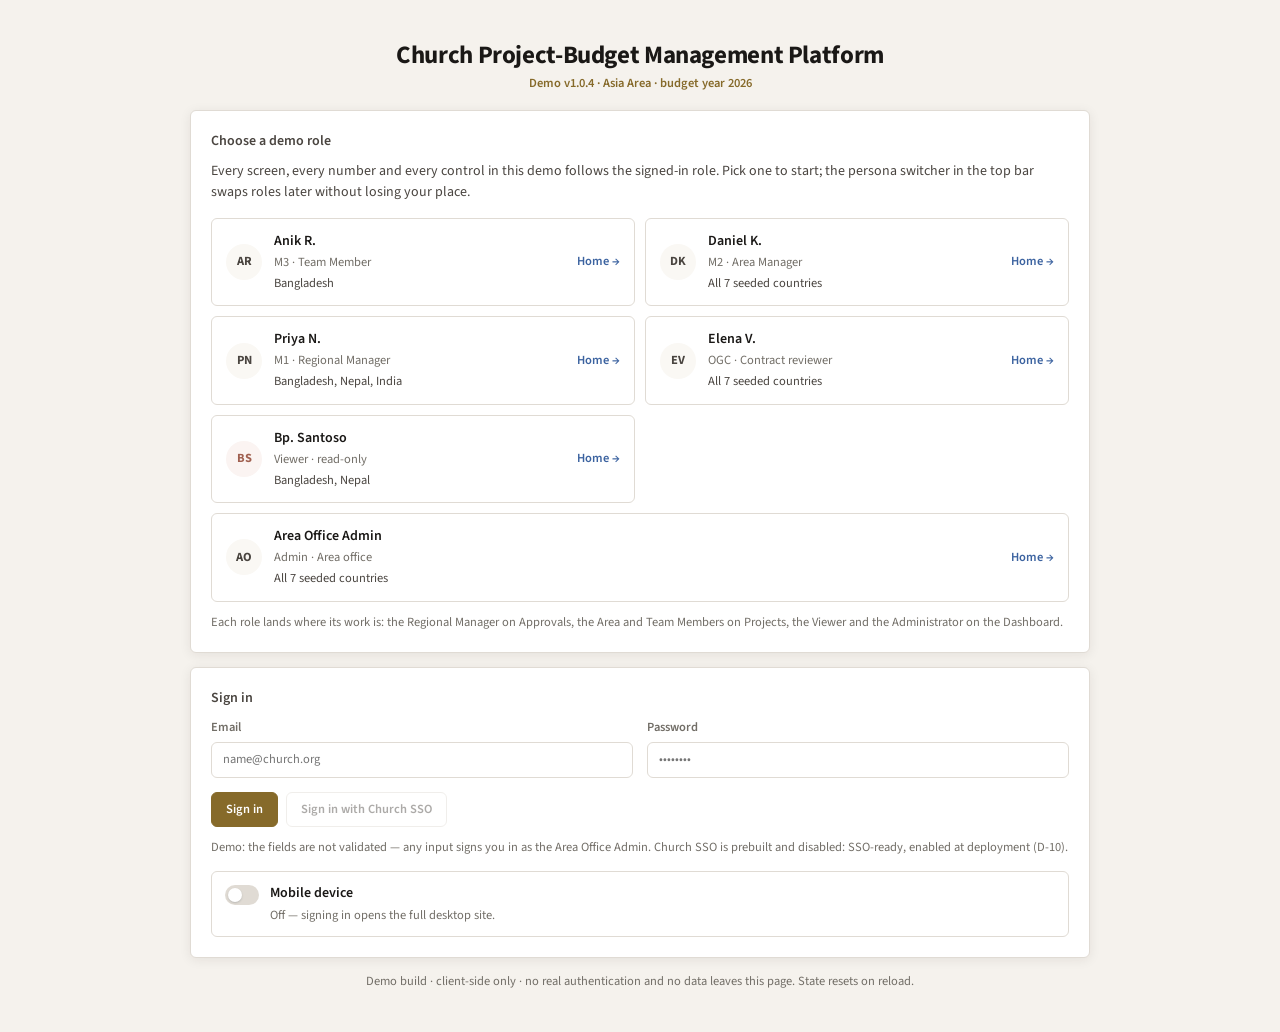
<file: index.html>
<!DOCTYPE html>
<html lang="en" data-tone="white-gold" data-ground="light">
<head>
<meta charset="UTF-8">
<meta name="viewport" content="width=device-width, initial-scale=1.0">
<title>Church Budget Platform — Demo v1.2.7</title>
<link rel="preconnect" href="https://fonts.googleapis.com">
<link rel="preconnect" href="https://fonts.gstatic.com" crossorigin>
<link href="https://fonts.googleapis.com/css2?family=Source+Sans+3:wght@400;600;700&family=Atkinson+Hyperlegible:wght@400;700&display=swap" rel="stylesheet">
<link rel="stylesheet" href="css/app.css">
<link rel="stylesheet" href="css/p4p6.css">
<link rel="stylesheet" href="css/dash.css">
<link rel="stylesheet" href="css/p5p9.css">
<link rel="stylesheet" href="css/p7p8.css">
<link rel="stylesheet" href="css/p1.css">
<link rel="stylesheet" href="css/p10.css">
<link rel="stylesheet" href="css/v101-proj.css">
<link rel="stylesheet" href="css/v101-msg.css">
<link rel="stylesheet" href="css/p9int.css">
<link rel="stylesheet" href="css/p12.css">
<link rel="stylesheet" href="css/home.css">
<link rel="stylesheet" href="css/p9data.css">
<!-- v1.2.2 shared view kit: last, so its grammar wins over page files -->
<link rel="stylesheet" href="css/uikit.css">
<!-- v1.2.6 P4 book tabs · alert tray · split status (Lane C) -->
<link rel="stylesheet" href="css/p4v126.css">
<!-- v1.2.7 P3 register · Open column + in-development front view (Lane B) -->
<link rel="stylesheet" href="css/p3dev.css">
<!-- v1.2.7 print view + shared .dc-* document renderer (Lane A): after app.css so its
     @media print token re-pointing wins at equal specificity -->
<link rel="stylesheet" href="css/print.css">
<!-- v1.2.7 P4 Development tab + aside card, mail form, Sent-log extension (Lane C) -->
<link rel="stylesheet" href="css/p4dev.css">
<!-- v1.2.7 public review page #/review/<token> (Lane C) -->
<link rel="stylesheet" href="css/p18.css">
</head>
<body>

<div id="app"></div>

<script src="js/config.js"></script>
<script src="js/data.js"></script>
<script src="js/derive.js"></script>
<!-- v1.2.7 document model + .docx writer: after derive.js, before actions.js (Lane A) -->
<script src="js/docgen.js"></script>
<script src="js/store.js"></script>
<script src="js/actions.js"></script>
<script src="js/egc.js"></script>
<script src="js/contracts.js"></script>
<script src="js/ui.js"></script>
<!-- v1.2.2 shared view kit: after ui.js (uses U.flagMark/U.ccOf), before every page -->
<script src="js/uikit.js"></script>
<script src="js/widgets.js"></script>
<script src="js/pages/p3.js"></script>
<script src="js/pages/stubs.js"></script>
<script src="js/pages/p2.js"></script>
<script src="js/pages/p4.js"></script>
<script src="js/pages/p6.js"></script>
<script src="js/pages/p5.js"></script>
<script src="js/pages/p7.js"></script>
<script src="js/pages/p8.js"></script>
<script src="js/pages/p9.js"></script>
<script src="js/pages/p1.js"></script>
<script src="js/pages/p10.js"></script>
<script src="js/pages/p11.js"></script>
<script src="js/pages/p12.js"></script>
<!-- v1.2.0 role homes: after stubs.js so the real pages win (F30) -->
<script src="js/pages/p13.js"></script>
<script src="js/pages/p14.js"></script>
<script src="js/pages/p15.js"></script>
<script src="js/pages/p16.js"></script>
<script src="js/pages/p17.js"></script>
<!-- v1.2.7 document print view #/doc/<id> (Lane A) -->
<script src="js/pages/p19.js"></script>
<!-- v1.2.7 public review page #/review/<token> (Lane C) -->
<script src="js/pages/p18.js"></script>
<!-- v1.2.0 persistence: immediately before app.js (T-01, F1) -->
<script src="js/persist.js"></script>
<script src="js/app.js"></script>
</body>
</html>
</file>
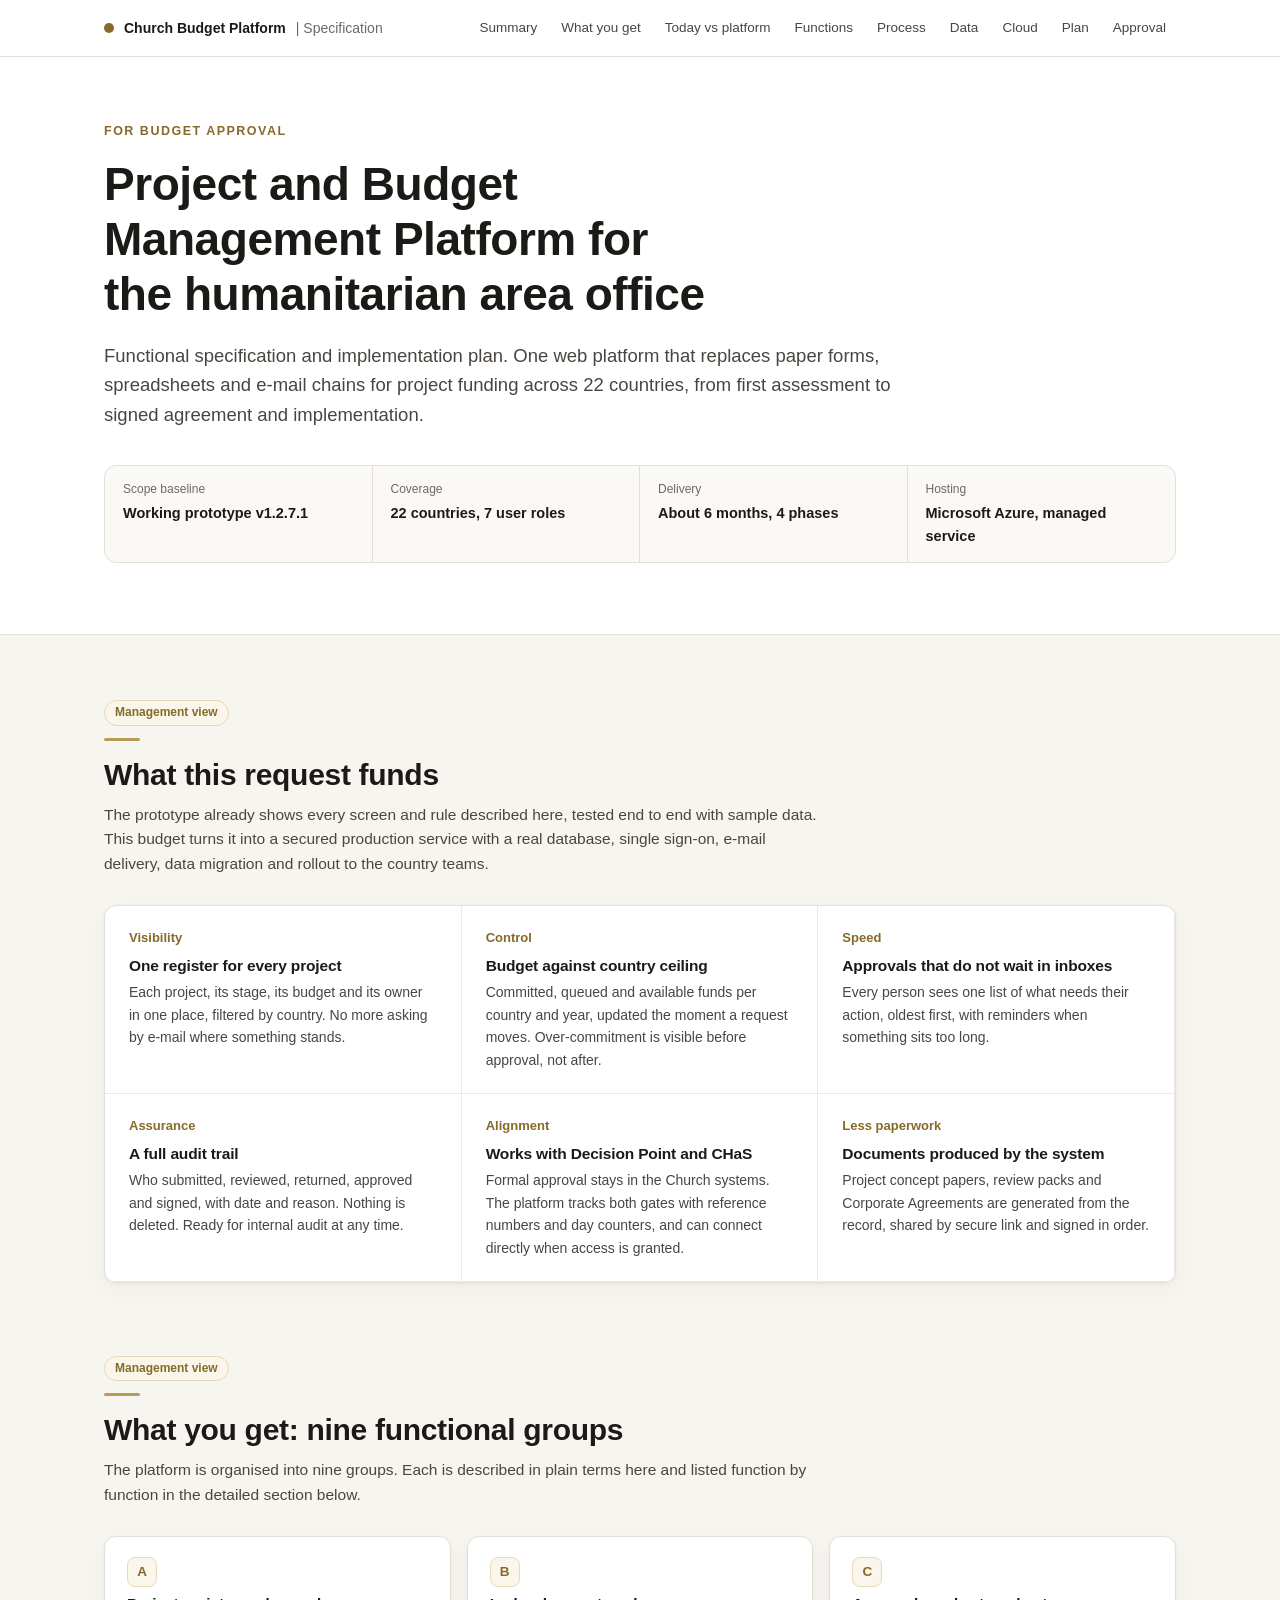
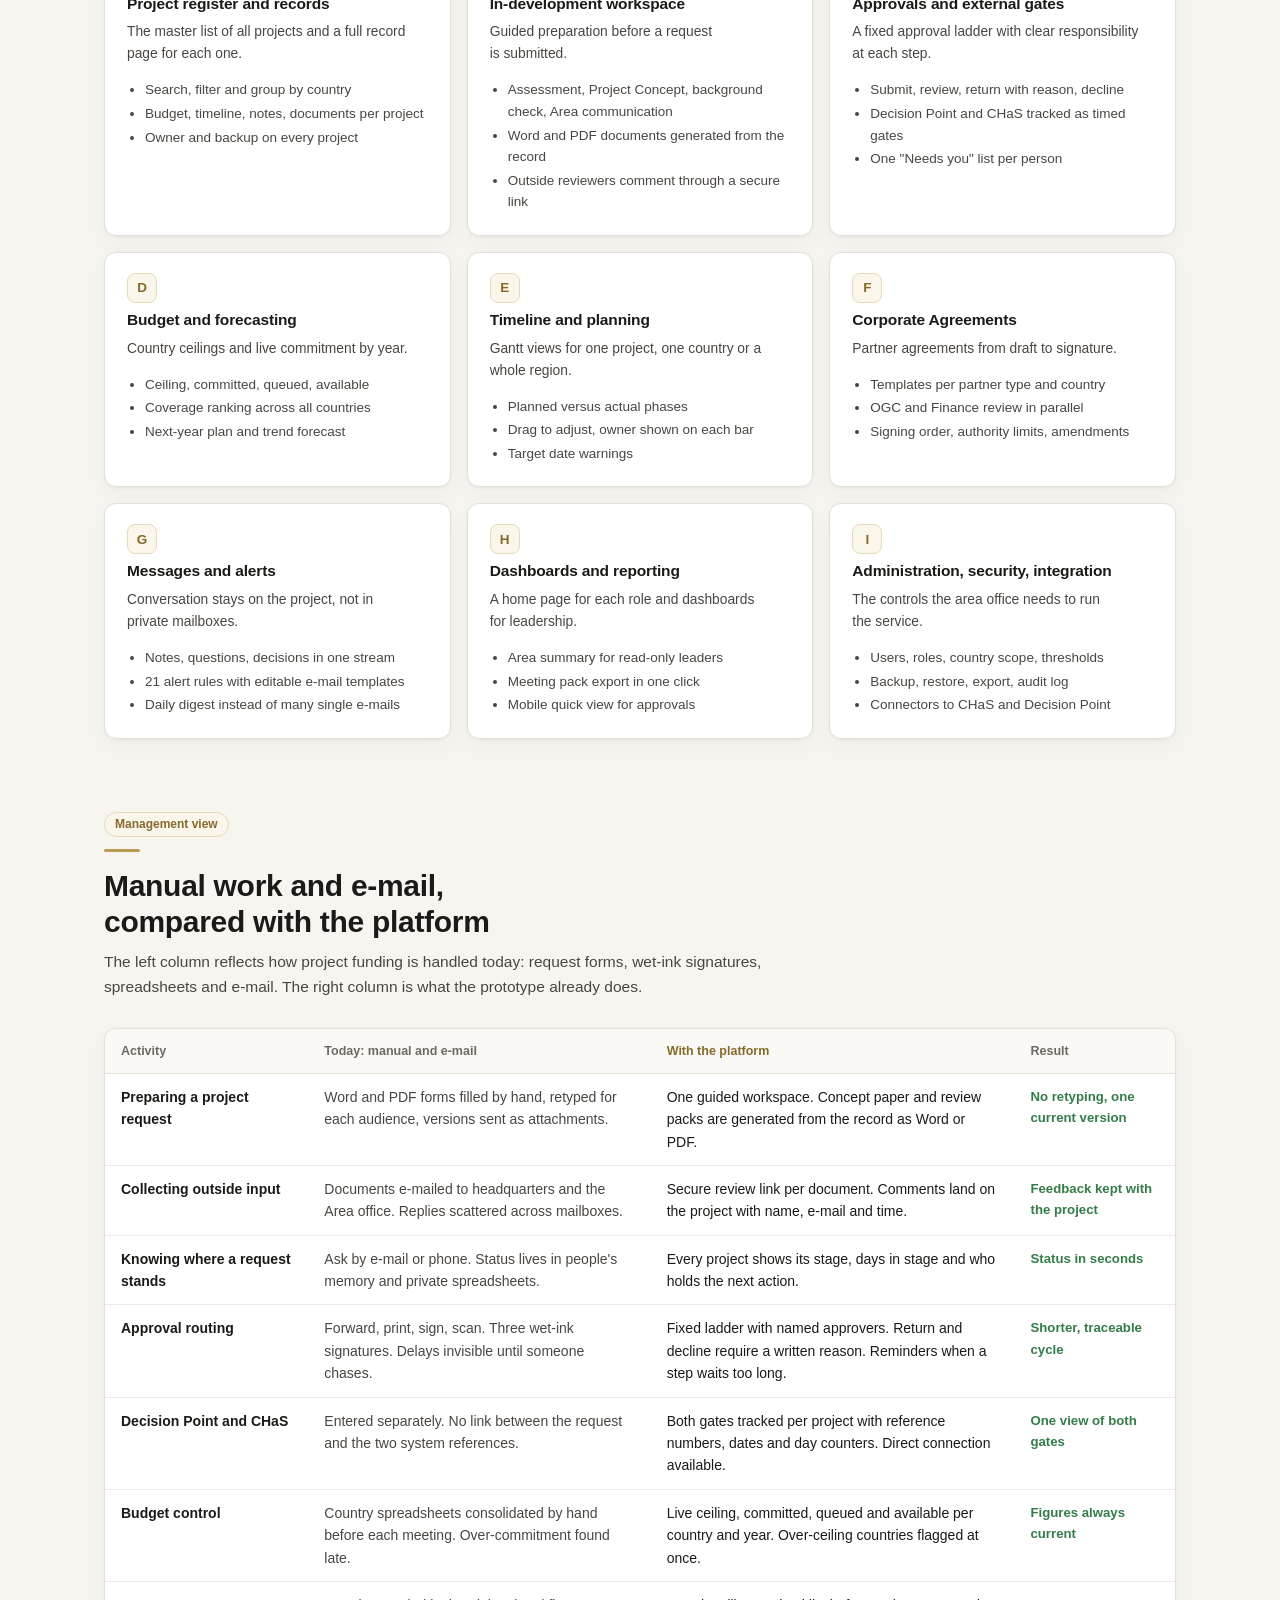
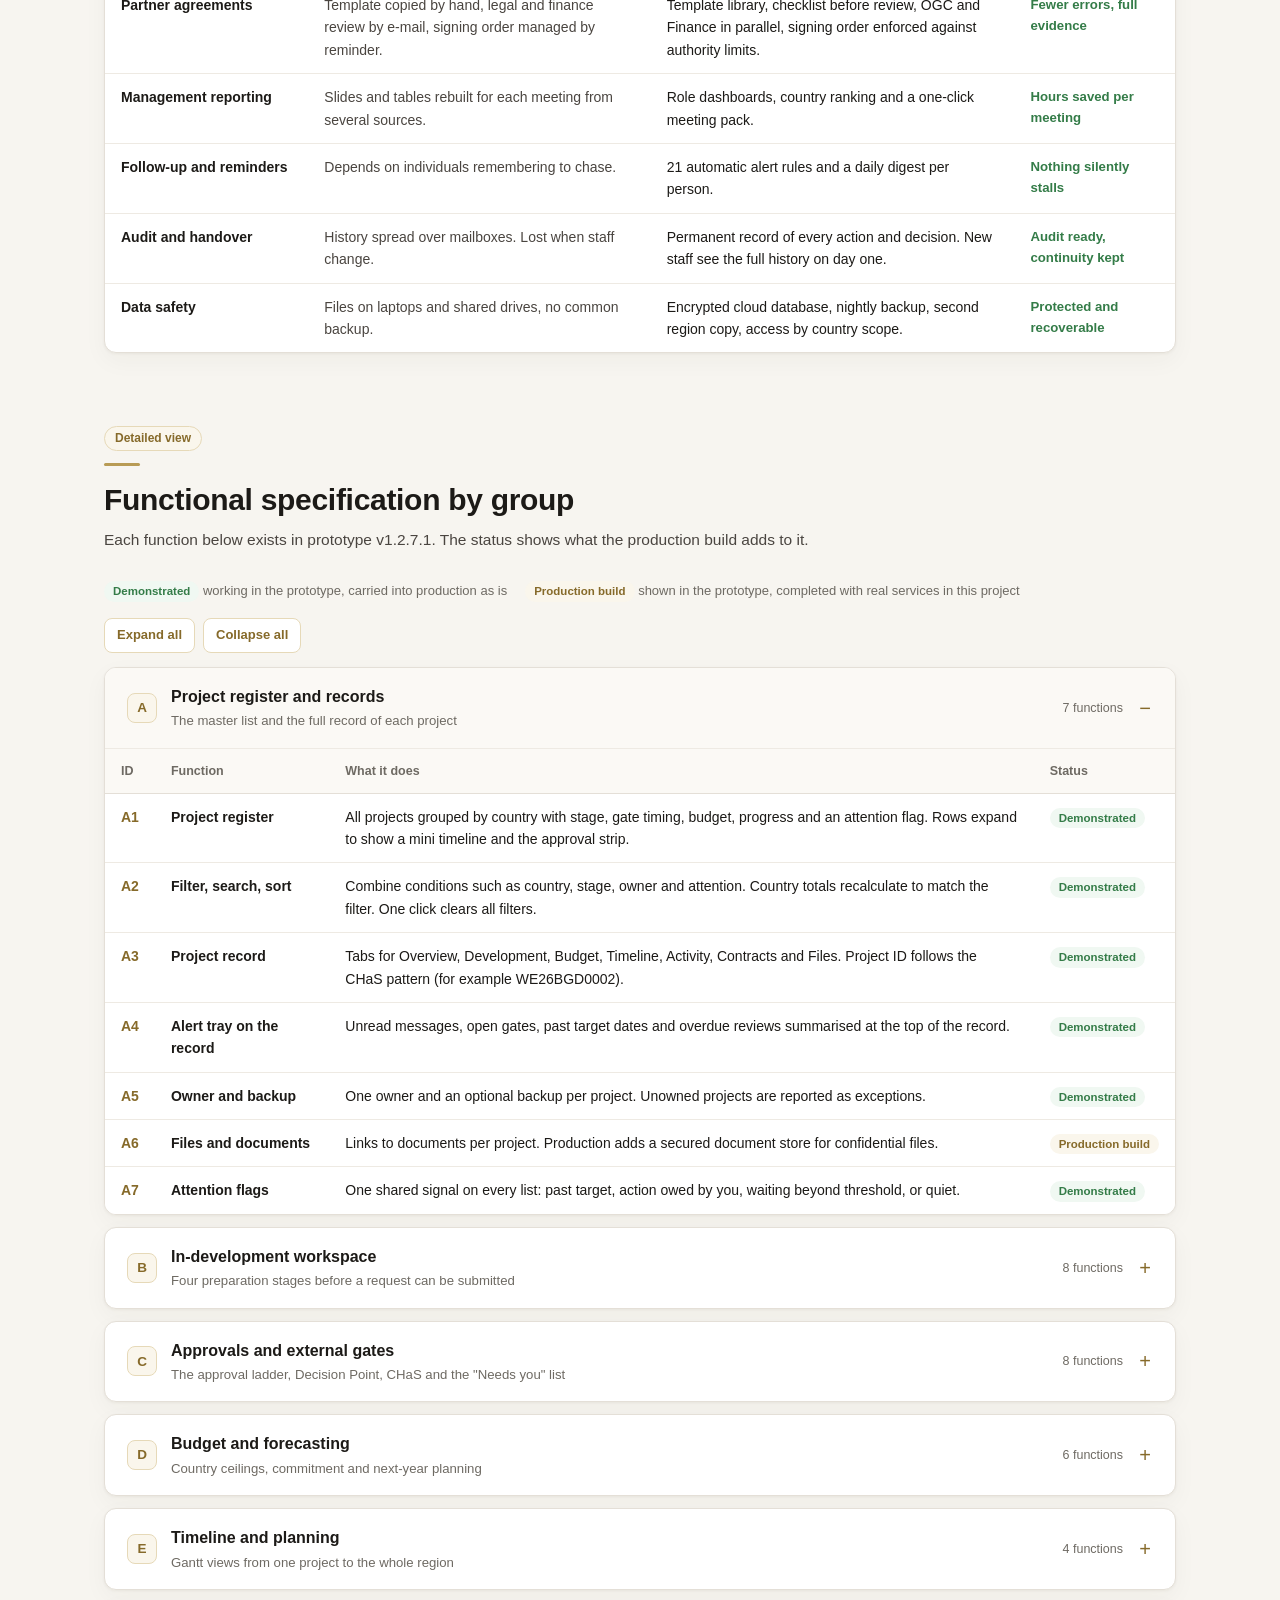
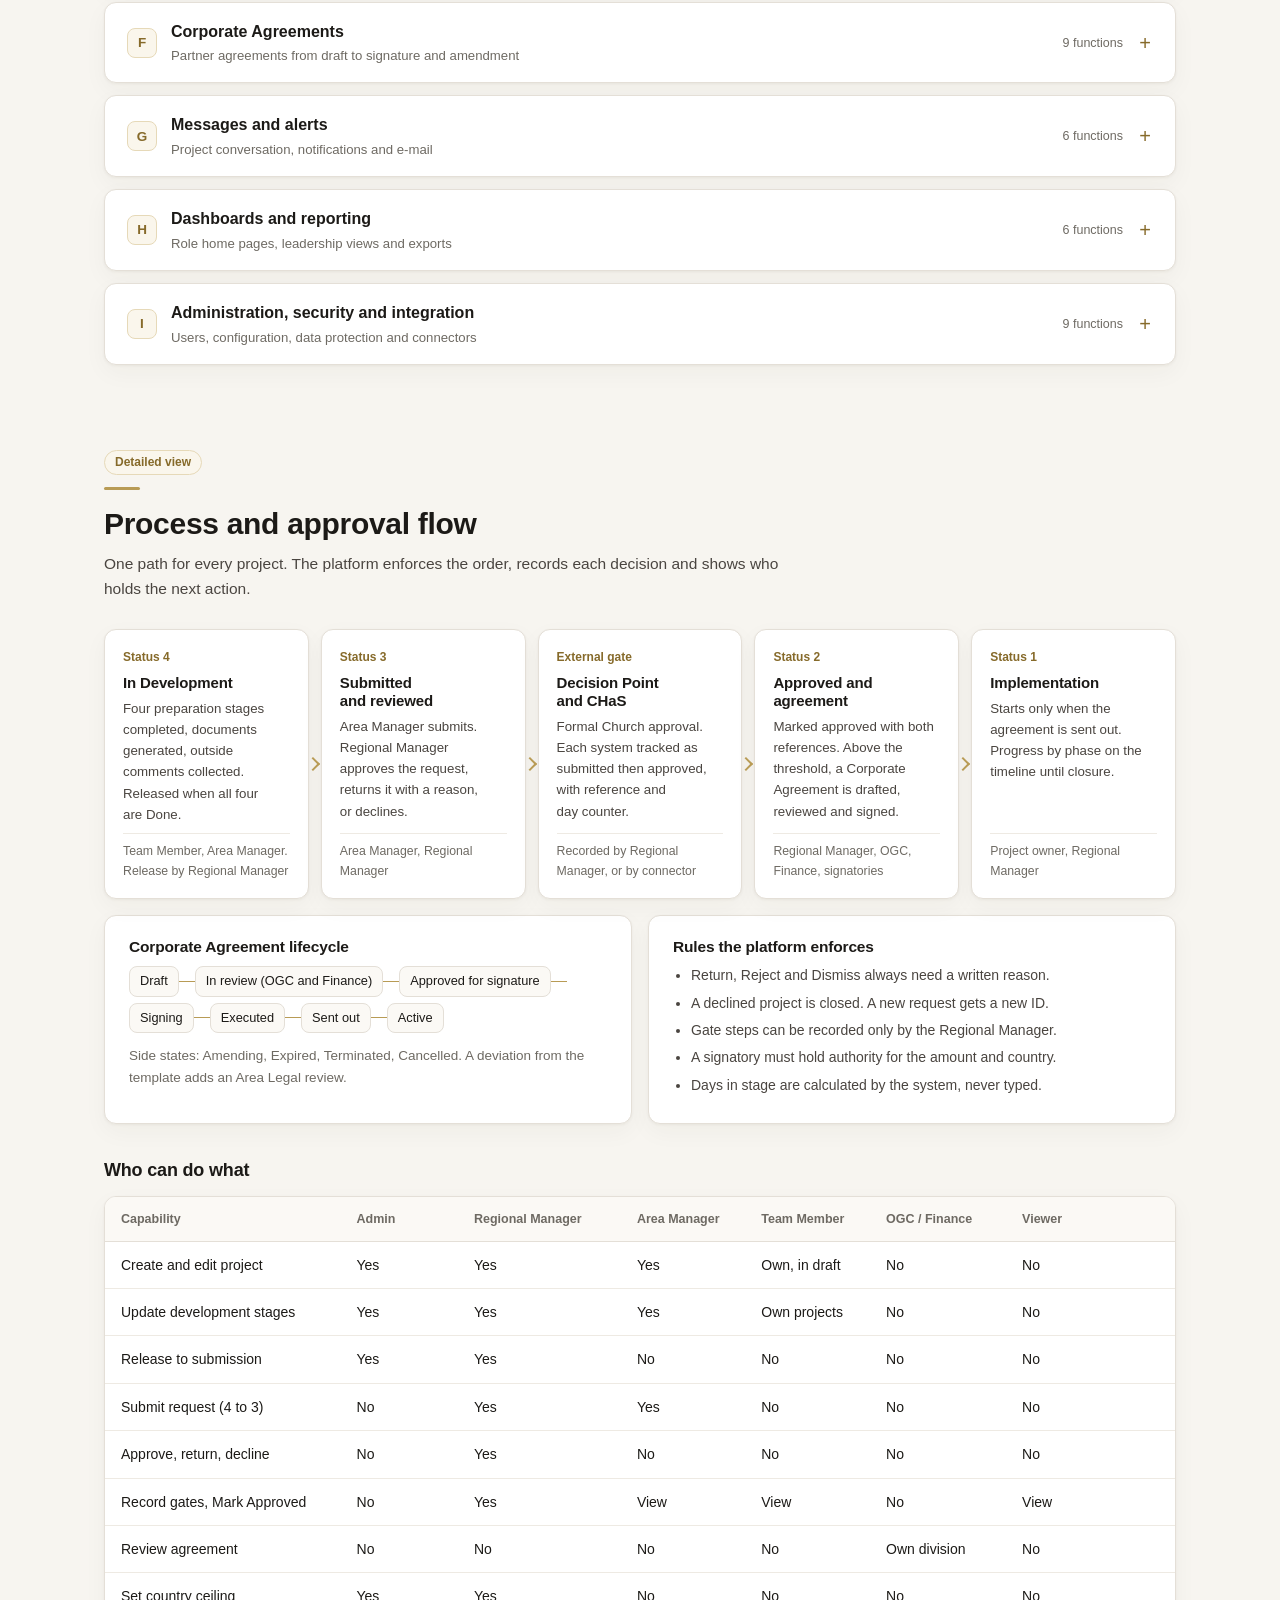
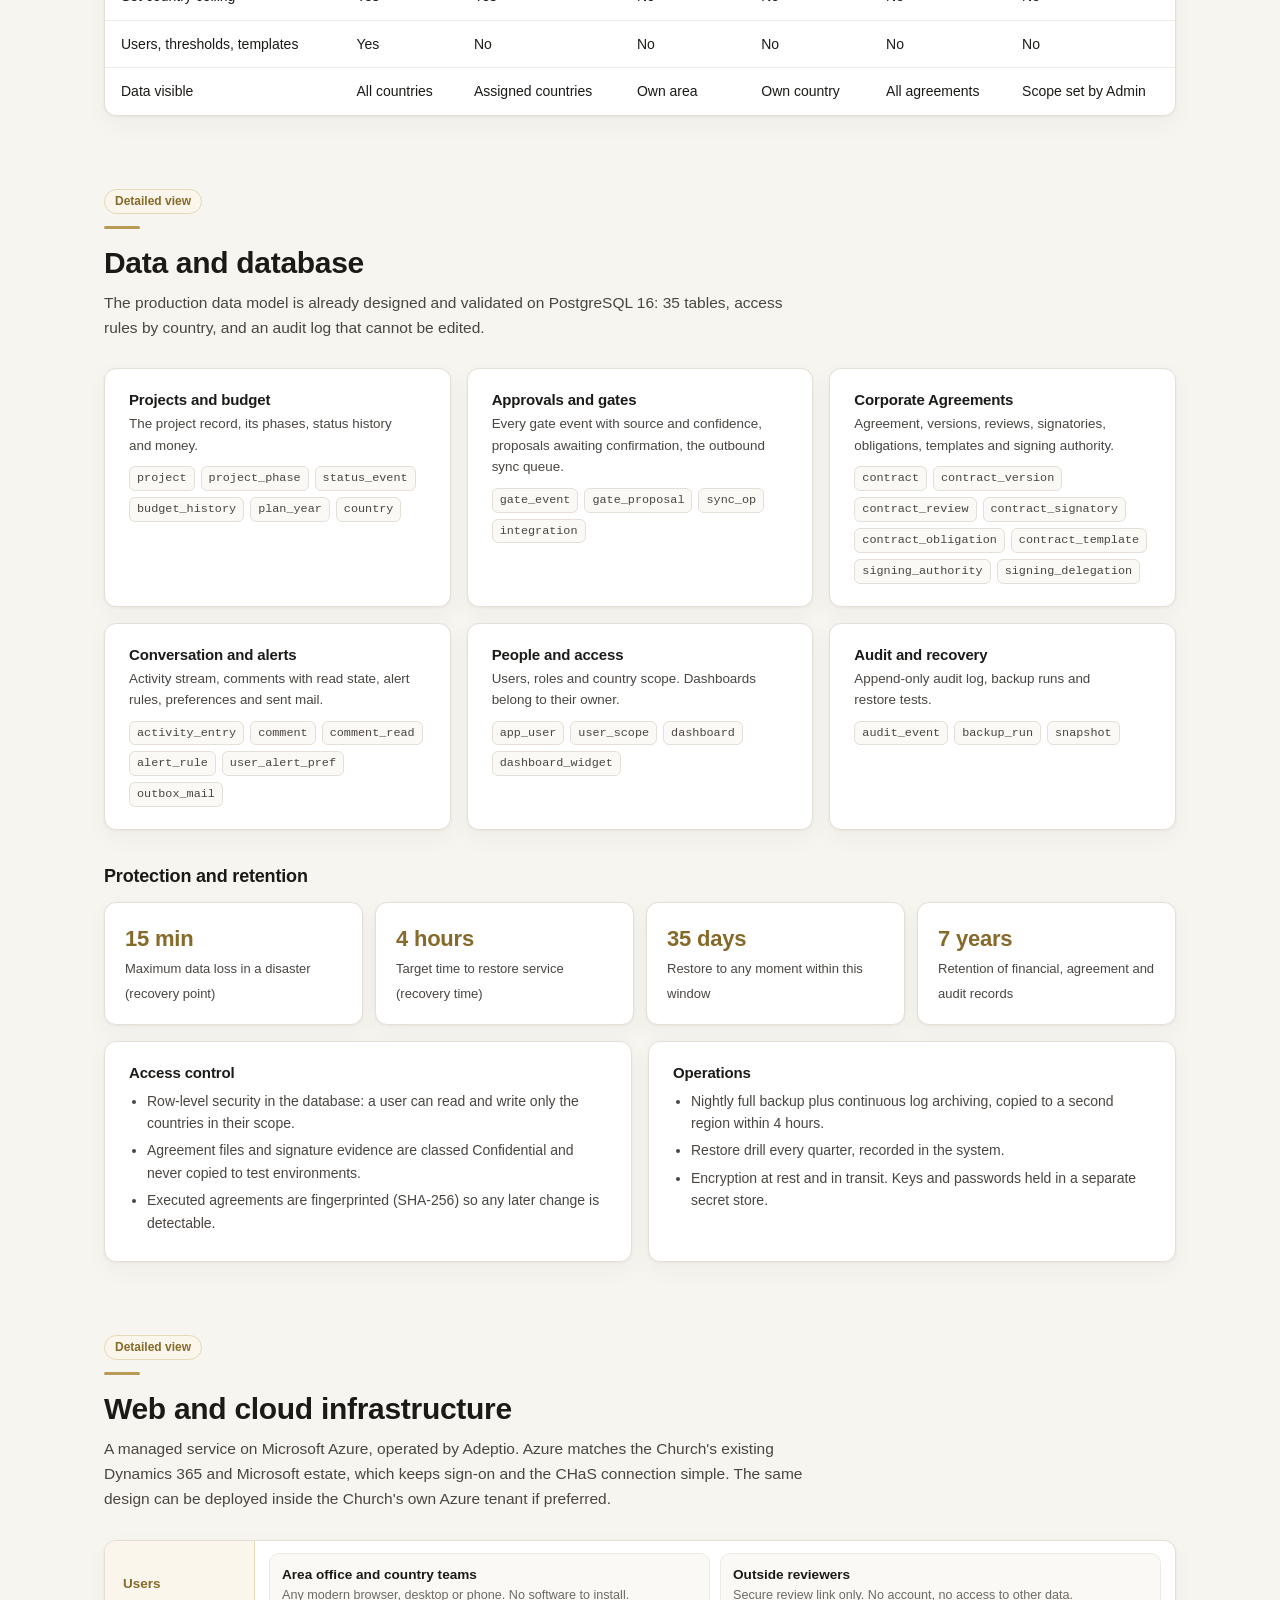
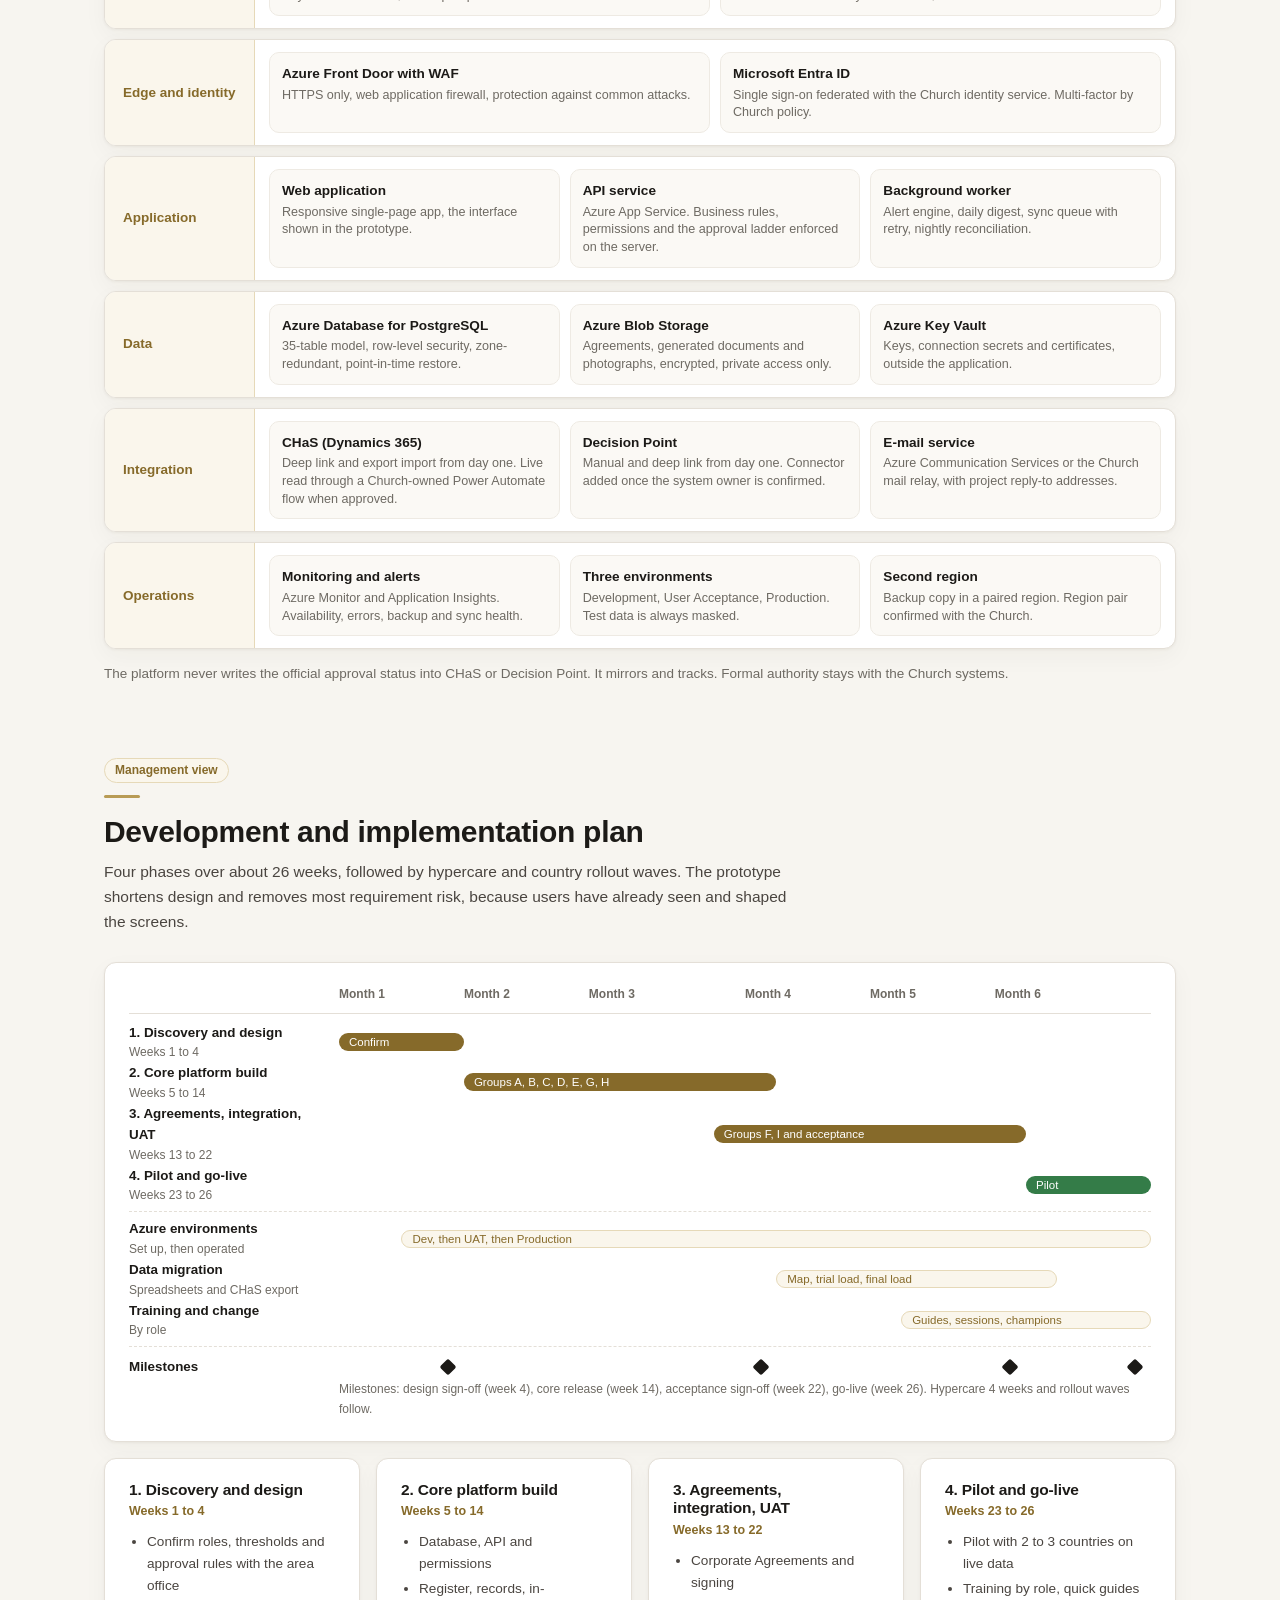
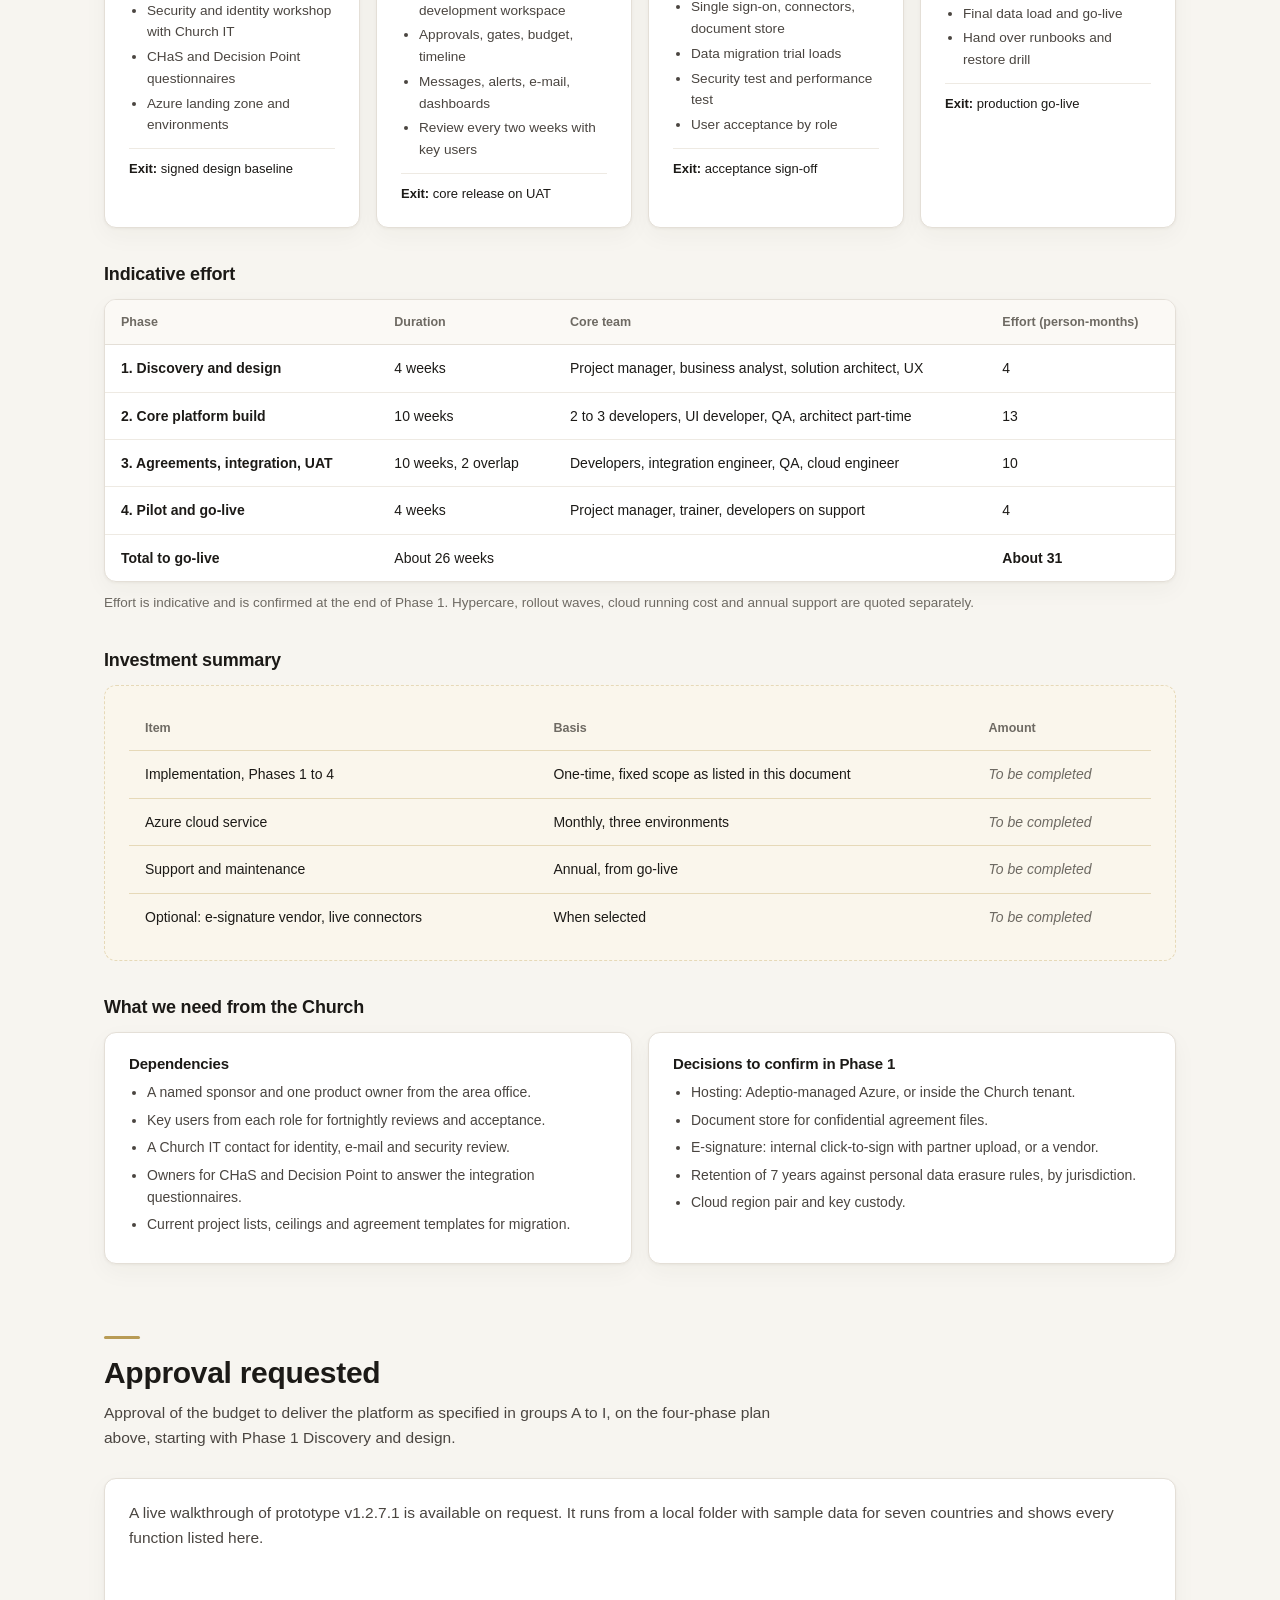
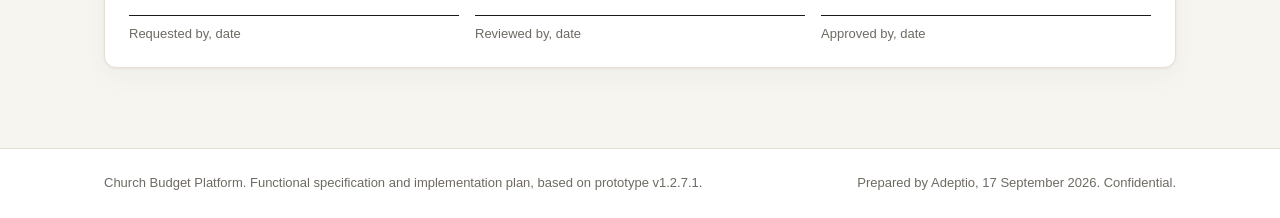
<file: CBP Functional Specification and Plan v1.2.7.1_2.html>
<!DOCTYPE html>
<html lang="en">
<head>
<meta charset="utf-8">
<meta name="viewport" content="width=device-width, initial-scale=1">
<title>Church Budget Platform | Functional Specification and Implementation Plan</title>
<style>
:root{
  --paper:#F7F5F0; --card:#FFFFFF; --raise:#FBF9F5; --ink:#1C1A17; --slate:#4A4540; --muted:#6E6A63;
  --line:#E4DFD7; --line2:#EEEAE3; --gold:#866A2A; --gold-soft:#B89B55; --gold-bg:#FAF6EC; --gold-line:#E6D9B8;
  --verd:#347C48; --verd-bg:#F0F8F2; --rose:#A0503E; --rose-bg:#FBF3F1;
  --r:12px; --shadow:0 1px 3px rgba(60,45,20,.05),0 8px 24px rgba(60,45,20,.04);
  --f:"Avenir Next","Segoe UI Variable Text","Segoe UI","Helvetica Neue",Helvetica,Arial,sans-serif;
}
*{box-sizing:border-box}
html{scroll-behavior:smooth;scroll-padding-top:72px}
body{margin:0;background:var(--paper);color:var(--ink);font-family:var(--f);font-size:15.5px;line-height:1.6;-webkit-font-smoothing:antialiased;overflow-wrap:break-word}
a{color:var(--gold);text-decoration:none} a:hover{text-decoration:underline}
h1,h2,h3,h4{margin:0;line-height:1.2;font-weight:600;letter-spacing:-.01em;text-wrap:balance}
p{margin:0 0 12px;text-wrap:pretty} p:last-child{margin-bottom:0}
.wrap{max-width:1120px;margin:0 auto;padding:0 24px}

/* nav */
.nav{position:sticky;top:0;z-index:10;background:rgba(255,255,255,.94);backdrop-filter:blur(8px);border-bottom:1px solid var(--line)}
.nav .wrap{display:flex;align-items:center;gap:20px;height:56px}
.brand{font-weight:600;font-size:14px;white-space:nowrap;display:flex;align-items:center;gap:10px}
.brand i{width:10px;height:10px;border-radius:50%;background:var(--gold);display:inline-block}
.nav nav{display:flex;gap:4px;overflow-x:auto;scrollbar-width:none;margin-left:auto}
.nav nav::-webkit-scrollbar{display:none}
.nav nav a{color:var(--slate);font-size:13.5px;padding:6px 10px;border-radius:8px;white-space:nowrap}
.nav nav a:hover{background:var(--gold-bg);color:var(--gold);text-decoration:none}

/* hero */
.hero{background:var(--card);border-bottom:1px solid var(--line)}
.hero .wrap{padding-top:64px;padding-bottom:56px}
.eyebrow{font-size:12.5px;letter-spacing:.12em;text-transform:uppercase;color:var(--gold);font-weight:600;margin-bottom:16px}
.hero h1{font-size:clamp(30px,4.6vw,46px);max-width:17em}
.hero .lede{font-size:clamp(16px,1.6vw,18.5px);color:var(--slate);max-width:44em;margin-top:18px}
.meta{display:grid;grid-template-columns:repeat(4,minmax(0,1fr));gap:0;margin-top:36px;border:1px solid var(--line);border-radius:var(--r);overflow:hidden;background:var(--raise)}
.meta div{padding:14px 18px;border-right:1px solid var(--line)}
.meta div:last-child{border-right:0}
.meta dt{font-size:12px;color:var(--muted);margin-bottom:2px}
.meta dd{margin:0;font-weight:600;font-size:14.5px}

/* sections */
section{padding:64px 0 8px}
.sec-h{max-width:46em;margin-bottom:28px}
.sec-h h2{font-size:clamp(23px,2.8vw,30px)}
.sec-h h2::before{content:"";display:block;width:36px;height:3px;border-radius:2px;background:var(--gold-soft);margin-bottom:16px}
.sec-h p{color:var(--slate);margin-top:10px}
.level{display:inline-block;font-size:12px;font-weight:600;color:var(--gold);background:var(--gold-bg);border:1px solid var(--gold-line);border-radius:999px;padding:2px 10px;margin-bottom:12px}
h3.sub{font-size:18px;margin:36px 0 14px}
.card{background:var(--card);border:1px solid var(--line);border-radius:var(--r);box-shadow:var(--shadow)}
.pad{padding:22px 24px}
.grid{display:grid;gap:16px}
.g2{grid-template-columns:repeat(2,minmax(0,1fr))}
.g3{grid-template-columns:repeat(3,minmax(0,1fr))}
.g4{grid-template-columns:repeat(4,minmax(0,1fr))}
.small{font-size:13.5px;color:var(--muted)}

/* outcomes */
.out{display:grid;grid-template-columns:repeat(3,minmax(0,1fr));border:1px solid var(--line);border-radius:var(--r);background:var(--card);overflow:hidden;box-shadow:var(--shadow)}
.out div{padding:22px 24px;border-right:1px solid var(--line2);border-bottom:1px solid var(--line2)}
.out h4{font-size:15.5px;margin-bottom:6px}
.out p{font-size:14px;color:var(--slate)}
.out b.n{display:block;color:var(--gold);font-size:13px;font-weight:600;margin-bottom:8px}

/* module map */
.mod{padding:20px 22px;display:flex;flex-direction:column;gap:8px}
.mod .k{width:30px;height:30px;border-radius:8px;background:var(--gold-bg);border:1px solid var(--gold-line);color:var(--gold);font-weight:700;font-size:13.5px;display:grid;place-items:center}
.mod h4{font-size:15.5px}
.mod p{font-size:13.8px;color:var(--slate);margin:0}
.mod ul{margin:4px 0 0;padding-left:18px;font-size:13.5px;color:var(--slate)}
.mod li{margin:2px 0}

/* tables */
.tw{overflow-x:auto;border:1px solid var(--line);border-radius:var(--r);background:var(--card);box-shadow:var(--shadow)}
table{border-collapse:collapse;width:100%;font-size:14px}
th,td{text-align:left;vertical-align:top;padding:12px 16px;border-bottom:1px solid var(--line2)}
tr:last-child td{border-bottom:0}
th{font-size:12.5px;font-weight:600;color:var(--muted);background:var(--raise);border-bottom:1px solid var(--line);white-space:nowrap}
td.id{font-weight:600;color:var(--gold);white-space:nowrap;font-variant-numeric:tabular-nums}
td.fn{font-weight:600;min-width:150px}
.cmp{min-width:760px}
.cmp td:nth-child(1){font-weight:600;width:19%}
.cmp td:nth-child(2){color:var(--slate);width:32%}
.cmp td:nth-child(3){width:34%}
.cmp td:nth-child(4){width:15%;color:var(--verd);font-weight:600;font-size:13.2px}
.cmp th:nth-child(3){color:var(--gold)}
.tag{display:inline-block;font-size:11.5px;font-weight:600;border-radius:999px;padding:1px 9px;white-space:nowrap}
.tag.d{background:var(--verd-bg);color:var(--verd)}
.tag.p{background:var(--gold-bg);color:var(--gold)}
.legend{display:flex;flex-wrap:wrap;gap:8px 18px;font-size:13px;color:var(--muted);margin:0 0 16px}

/* accordion */
details{background:var(--card);border:1px solid var(--line);border-radius:var(--r);margin-bottom:12px;box-shadow:var(--shadow);overflow:hidden}
summary{list-style:none;cursor:pointer;padding:16px 22px;display:flex;align-items:center;gap:14px}
summary::-webkit-details-marker{display:none}
summary .k{flex:none;width:30px;height:30px;border-radius:8px;background:var(--gold-bg);border:1px solid var(--gold-line);color:var(--gold);font-weight:700;font-size:13.5px;display:grid;place-items:center}
summary .t{font-weight:600;font-size:16px;flex:1;min-width:0}
summary .t small{display:block;font-weight:400;color:var(--muted);font-size:13.2px;margin-top:1px}
summary .c{flex:none;font-size:12.5px;color:var(--muted);white-space:nowrap}
summary::after{content:"+";flex:none;color:var(--gold);font-size:20px;line-height:1;width:16px;text-align:center}
details[open] summary::after{content:"\2212"}
details[open] summary{border-bottom:1px solid var(--line2);background:var(--raise)}
details .tw{border:0;border-radius:0;box-shadow:none}
summary:focus-visible{outline:2px solid var(--gold);outline-offset:-2px}

/* flow */
.flow{display:grid;grid-template-columns:repeat(5,minmax(0,1fr));gap:12px;counter-reset:s}
.step{position:relative;background:var(--card);border:1px solid var(--line);border-radius:var(--r);padding:18px 18px 16px;box-shadow:var(--shadow)}
.step .st{font-size:12px;font-weight:600;color:var(--gold);margin-bottom:6px}
.step h4{font-size:15px;margin-bottom:6px}
.step p{font-size:13.3px;color:var(--slate);margin-bottom:8px}
.step .who{font-size:12.3px;color:var(--muted);border-top:1px solid var(--line2);padding-top:8px;margin-top:auto}
.step{display:flex;flex-direction:column}
.step:not(:last-child)::after{content:"";position:absolute;right:-10px;top:50%;width:8px;height:8px;border-top:2px solid var(--gold-soft);border-right:2px solid var(--gold-soft);transform:translateY(-50%) rotate(45deg);z-index:1}
.sub-flow{display:grid;grid-template-columns:repeat(2,minmax(0,1fr));gap:16px;margin-top:16px}
.chain{display:flex;flex-wrap:wrap;gap:6px 0;align-items:center;margin-top:10px}
.chain span{font-size:12.8px;background:var(--raise);border:1px solid var(--line);border-radius:8px;padding:4px 10px;white-space:nowrap}
.chain i{width:16px;height:1px;background:var(--gold-soft);display:inline-block}
.rules{margin:0;padding-left:18px;font-size:14px;color:var(--slate)}
.rules li{margin:5px 0}

/* layers (infra) */
.layers{display:grid;gap:10px}
.layer{display:grid;grid-template-columns:150px 1fr;gap:0;background:var(--card);border:1px solid var(--line);border-radius:var(--r);overflow:hidden;box-shadow:var(--shadow)}
.layer .ln{background:var(--gold-bg);border-right:1px solid var(--gold-line);padding:16px 18px;font-weight:600;font-size:13.5px;color:var(--gold);display:flex;align-items:center}
.layer .lc{padding:12px 14px;display:grid;grid-template-columns:repeat(auto-fit,minmax(190px,1fr));gap:10px}
.node{border:1px solid var(--line2);background:var(--raise);border-radius:10px;padding:10px 12px}
.node b{display:block;font-size:13.6px}
.node span{font-size:12.6px;color:var(--muted);line-height:1.4;display:block;margin-top:2px}
.kpis{display:grid;grid-template-columns:repeat(4,minmax(0,1fr));gap:12px}
.kpi{padding:18px 20px}
.kpi b{display:block;font-size:22px;color:var(--gold);font-weight:600;letter-spacing:-.01em}
.kpi span{font-size:13px;color:var(--slate)}

/* data groups */
.dg h4{font-size:15px;margin-bottom:4px}
.dg p{font-size:13.4px;color:var(--slate);margin-bottom:10px}
.chips{display:flex;flex-wrap:wrap;gap:6px}
.chips code{font-family:ui-monospace,SFMono-Regular,Menlo,Consolas,monospace;font-size:11.8px;background:var(--raise);border:1px solid var(--line);border-radius:6px;padding:2px 7px;color:var(--slate)}

/* gantt */
.gw{overflow-x:auto}
.gantt{min-width:820px;padding:22px 24px}
.grow{display:grid;grid-template-columns:210px repeat(26,minmax(0,1fr));align-items:center;min-height:34px}
.grow.head{font-size:12px;color:var(--muted);font-weight:600;border-bottom:1px solid var(--line);padding-bottom:8px;margin-bottom:8px;min-height:0}
.grow.head span{text-align:left}
.grow .lb{font-size:13.4px;font-weight:600;padding-right:12px}
.grow .lb small{display:block;font-weight:400;color:var(--muted);font-size:12px}
.bar{height:18px;border-radius:9px;background:var(--gold);font-size:11.5px;color:#fff;display:flex;align-items:center;padding:0 10px;white-space:nowrap;overflow:hidden}
.bar.l{background:var(--gold-bg);border:1px solid var(--gold-line);color:var(--gold)}
.bar.v{background:var(--verd)}
.ms{justify-self:center;width:12px;height:12px;background:var(--ink);transform:rotate(45deg);border-radius:2px}
.grow.sep{border-top:1px dashed var(--line);margin-top:6px;padding-top:6px}
.phase h4{font-size:15.5px;margin-bottom:2px}
.phase .wk{font-size:12.5px;color:var(--gold);font-weight:600;margin-bottom:10px}
.phase ul{margin:0;padding-left:18px;font-size:13.6px;color:var(--slate)}
.phase li{margin:3px 0}
.phase .exit{font-size:13px;margin-top:12px;padding-top:10px;border-top:1px solid var(--line2);color:var(--ink)}
.blank{border:1.5px dashed var(--gold-line);background:var(--gold-bg);border-radius:var(--r);padding:20px 24px}
.blank table{font-size:14px}
.blank th{background:transparent;border-bottom:1px solid var(--gold-line)}
.blank td{border-bottom:1px solid var(--gold-line)}
.blank td.fill{color:var(--muted);font-style:italic}
.sign{display:grid;grid-template-columns:repeat(3,minmax(0,1fr));gap:16px;margin-top:20px}
.sign div{border-top:1px solid var(--ink);padding-top:8px;font-size:13px;color:var(--muted);margin-top:44px}
footer{margin-top:72px;border-top:1px solid var(--line);background:var(--card)}
footer .wrap{padding:24px;font-size:13px;color:var(--muted);display:flex;flex-wrap:wrap;gap:8px 24px;justify-content:space-between}
.toolbar{display:flex;gap:8px;margin:0 0 14px}
.btn{font:inherit;font-size:13px;font-weight:600;color:var(--gold);background:var(--card);border:1px solid var(--gold-line);border-radius:8px;padding:6px 12px;cursor:pointer}
.btn:hover{background:var(--gold-bg)} .btn:active{transform:scale(.98)}

@media (max-width:1000px){
  .flow{grid-template-columns:repeat(2,minmax(0,1fr))}
  .step:not(:last-child)::after{display:none}
  .g4{grid-template-columns:repeat(2,minmax(0,1fr))}
  .g3,.out{grid-template-columns:repeat(2,minmax(0,1fr))}
  .kpis{grid-template-columns:repeat(2,minmax(0,1fr))}
}
@media (max-width:767px){
  body{font-size:15px}
  .wrap{padding:0 16px}
  .brand span{display:none}
  .hero .wrap{padding-top:40px;padding-bottom:36px}
  .meta{grid-template-columns:repeat(2,minmax(0,1fr))}
  .meta div:nth-child(2){border-right:0}
  .meta div:nth-child(-n+2){border-bottom:1px solid var(--line)}
  section{padding-top:48px}
  .g2,.g3,.g4,.out,.flow,.sub-flow,.sign{grid-template-columns:minmax(0,1fr)}
  .layer{grid-template-columns:minmax(0,1fr)}
  .layer .ln{border-right:0;border-bottom:1px solid var(--gold-line);padding:10px 14px}
  summary{padding:14px 16px;gap:10px}
  summary .c{display:none}
  .pad{padding:18px}
}
@media print{
  .nav,.toolbar{display:none}
  body{background:#fff;font-size:11.5pt}
  .card,.tw,details,.step,.layer,.out{box-shadow:none}
  section{padding-top:28px}
  details,.step,.layer,.mod,.phase,tr{break-inside:avoid}
  .tw,.gw{overflow:visible}
  .hero .wrap{padding-top:24px;padding-bottom:24px}
}
</style>
</head>
<body>

<header class="nav">
  <div class="wrap">
    <div class="brand"><i></i>Church Budget Platform <span style="color:var(--muted);font-weight:400">| Specification</span></div>
    <nav aria-label="Sections">
      <a href="#summary">Summary</a>
      <a href="#modules">What you get</a>
      <a href="#compare">Today vs platform</a>
      <a href="#spec">Functions</a>
      <a href="#flow">Process</a>
      <a href="#data">Data</a>
      <a href="#infra">Cloud</a>
      <a href="#plan">Plan</a>
      <a href="#approval">Approval</a>
    </nav>
  </div>
</header>

<div class="hero">
  <div class="wrap">
    <div class="eyebrow">For budget approval</div>
    <h1>Project and Budget Management Platform for the humanitarian area office</h1>
    <p class="lede">Functional specification and implementation plan. One web platform that replaces paper forms, spreadsheets and e-mail chains for project funding across 22 countries, from first assessment to signed agreement and implementation.</p>
    <dl class="meta">
      <div><dt>Scope baseline</dt><dd>Working prototype v1.2.7.1</dd></div>
      <div><dt>Coverage</dt><dd>22 countries, 7 user roles</dd></div>
      <div><dt>Delivery</dt><dd>About 6 months, 4 phases</dd></div>
      <div><dt>Hosting</dt><dd>Microsoft Azure, managed service</dd></div>
    </dl>
  </div>
</div>

<main class="wrap">

<!-- ============ SUMMARY ============ -->
<section id="summary">
  <div class="sec-h">
    <span class="level">Management view</span>
    <h2>What this request funds</h2>
    <p>The prototype already shows every screen and rule described here, tested end to end with sample data. This budget turns it into a secured production service with a real database, single sign-on, e-mail delivery, data migration and rollout to the country teams.</p>
  </div>
  <div class="out">
    <div><b class="n">Visibility</b><h4>One register for every project</h4><p>Each project, its stage, its budget and its owner in one place, filtered by country. No more asking by e-mail where something stands.</p></div>
    <div><b class="n">Control</b><h4>Budget against country ceiling</h4><p>Committed, queued and available funds per country and year, updated the moment a request moves. Over-commitment is visible before approval, not after.</p></div>
    <div><b class="n">Speed</b><h4>Approvals that do not wait in inboxes</h4><p>Every person sees one list of what needs their action, oldest first, with reminders when something sits too long.</p></div>
    <div><b class="n">Assurance</b><h4>A full audit trail</h4><p>Who submitted, reviewed, returned, approved and signed, with date and reason. Nothing is deleted. Ready for internal audit at any time.</p></div>
    <div><b class="n">Alignment</b><h4>Works with Decision Point and CHaS</h4><p>Formal approval stays in the Church systems. The platform tracks both gates with reference numbers and day counters, and can connect directly when access is granted.</p></div>
    <div><b class="n">Less paperwork</b><h4>Documents produced by the system</h4><p>Project concept papers, review packs and Corporate Agreements are generated from the record, shared by secure link and signed in order.</p></div>
  </div>
</section>

<!-- ============ MODULES ============ -->
<section id="modules">
  <div class="sec-h">
    <span class="level">Management view</span>
    <h2>What you get: nine functional groups</h2>
    <p>The platform is organised into nine groups. Each is described in plain terms here and listed function by function in the detailed section below.</p>
  </div>
  <div class="grid g3">
    <div class="card mod"><div class="k">A</div><h4>Project register and records</h4><p>The master list of all projects and a full record page for each one.</p><ul><li>Search, filter and group by country</li><li>Budget, timeline, notes, documents per project</li><li>Owner and backup on every project</li></ul></div>
    <div class="card mod"><div class="k">B</div><h4>In-development workspace</h4><p>Guided preparation before a request is submitted.</p><ul><li>Assessment, Project Concept, background check, Area communication</li><li>Word and PDF documents generated from the record</li><li>Outside reviewers comment through a secure link</li></ul></div>
    <div class="card mod"><div class="k">C</div><h4>Approvals and external gates</h4><p>A fixed approval ladder with clear responsibility at each step.</p><ul><li>Submit, review, return with reason, decline</li><li>Decision Point and CHaS tracked as timed gates</li><li>One "Needs you" list per person</li></ul></div>
    <div class="card mod"><div class="k">D</div><h4>Budget and forecasting</h4><p>Country ceilings and live commitment by year.</p><ul><li>Ceiling, committed, queued, available</li><li>Coverage ranking across all countries</li><li>Next-year plan and trend forecast</li></ul></div>
    <div class="card mod"><div class="k">E</div><h4>Timeline and planning</h4><p>Gantt views for one project, one country or a whole region.</p><ul><li>Planned versus actual phases</li><li>Drag to adjust, owner shown on each bar</li><li>Target date warnings</li></ul></div>
    <div class="card mod"><div class="k">F</div><h4>Corporate Agreements</h4><p>Partner agreements from draft to signature.</p><ul><li>Templates per partner type and country</li><li>OGC and Finance review in parallel</li><li>Signing order, authority limits, amendments</li></ul></div>
    <div class="card mod"><div class="k">G</div><h4>Messages and alerts</h4><p>Conversation stays on the project, not in private mailboxes.</p><ul><li>Notes, questions, decisions in one stream</li><li>21 alert rules with editable e-mail templates</li><li>Daily digest instead of many single e-mails</li></ul></div>
    <div class="card mod"><div class="k">H</div><h4>Dashboards and reporting</h4><p>A home page for each role and dashboards for leadership.</p><ul><li>Area summary for read-only leaders</li><li>Meeting pack export in one click</li><li>Mobile quick view for approvals</li></ul></div>
    <div class="card mod"><div class="k">I</div><h4>Administration, security, integration</h4><p>The controls the area office needs to run the service.</p><ul><li>Users, roles, country scope, thresholds</li><li>Backup, restore, export, audit log</li><li>Connectors to CHaS and Decision Point</li></ul></div>
  </div>
</section>

<!-- ============ COMPARE ============ -->
<section id="compare">
  <div class="sec-h">
    <span class="level">Management view</span>
    <h2>Manual work and e-mail, compared with the platform</h2>
    <p>The left column reflects how project funding is handled today: request forms, wet-ink signatures, spreadsheets and e-mail. The right column is what the prototype already does.</p>
  </div>
  <div class="tw">
    <table class="cmp">
      <thead><tr><th>Activity</th><th>Today: manual and e-mail</th><th>With the platform</th><th>Result</th></tr></thead>
      <tbody>
        <tr><td>Preparing a project request</td><td>Word and PDF forms filled by hand, retyped for each audience, versions sent as attachments.</td><td>One guided workspace. Concept paper and review packs are generated from the record as Word or PDF.</td><td>No retyping, one current version</td></tr>
        <tr><td>Collecting outside input</td><td>Documents e-mailed to headquarters and the Area office. Replies scattered across mailboxes.</td><td>Secure review link per document. Comments land on the project with name, e-mail and time.</td><td>Feedback kept with the project</td></tr>
        <tr><td>Knowing where a request stands</td><td>Ask by e-mail or phone. Status lives in people's memory and private spreadsheets.</td><td>Every project shows its stage, days in stage and who holds the next action.</td><td>Status in seconds</td></tr>
        <tr><td>Approval routing</td><td>Forward, print, sign, scan. Three wet-ink signatures. Delays invisible until someone chases.</td><td>Fixed ladder with named approvers. Return and decline require a written reason. Reminders when a step waits too long.</td><td>Shorter, traceable cycle</td></tr>
        <tr><td>Decision Point and CHaS</td><td>Entered separately. No link between the request and the two system references.</td><td>Both gates tracked per project with reference numbers, dates and day counters. Direct connection available.</td><td>One view of both gates</td></tr>
        <tr><td>Budget control</td><td>Country spreadsheets consolidated by hand before each meeting. Over-commitment found late.</td><td>Live ceiling, committed, queued and available per country and year. Over-ceiling countries flagged at once.</td><td>Figures always current</td></tr>
        <tr><td>Partner agreements</td><td>Template copied by hand, legal and finance review by e-mail, signing order managed by reminder.</td><td>Template library, checklist before review, OGC and Finance in parallel, signing order enforced against authority limits.</td><td>Fewer errors, full evidence</td></tr>
        <tr><td>Management reporting</td><td>Slides and tables rebuilt for each meeting from several sources.</td><td>Role dashboards, country ranking and a one-click meeting pack.</td><td>Hours saved per meeting</td></tr>
        <tr><td>Follow-up and reminders</td><td>Depends on individuals remembering to chase.</td><td>21 automatic alert rules and a daily digest per person.</td><td>Nothing silently stalls</td></tr>
        <tr><td>Audit and handover</td><td>History spread over mailboxes. Lost when staff change.</td><td>Permanent record of every action and decision. New staff see the full history on day one.</td><td>Audit ready, continuity kept</td></tr>
        <tr><td>Data safety</td><td>Files on laptops and shared drives, no common backup.</td><td>Encrypted cloud database, nightly backup, second region copy, access by country scope.</td><td>Protected and recoverable</td></tr>
      </tbody>
    </table>
  </div>
</section>

<!-- ============ DETAILED SPEC ============ -->
<section id="spec">
  <div class="sec-h">
    <span class="level">Detailed view</span>
    <h2>Functional specification by group</h2>
    <p>Each function below exists in prototype v1.2.7.1. The status shows what the production build adds to it.</p>
  </div>
  <div class="legend">
    <span><span class="tag d">Demonstrated</span> working in the prototype, carried into production as is</span>
    <span><span class="tag p">Production build</span> shown in the prototype, completed with real services in this project</span>
  </div>
  <div class="toolbar"><button class="btn" type="button" id="xall">Expand all</button><button class="btn" type="button" id="call">Collapse all</button></div>

  <details open>
    <summary><span class="k">A</span><span class="t">Project register and records<small>The master list and the full record of each project</small></span><span class="c">7 functions</span></summary>
    <div class="tw"><table>
      <thead><tr><th>ID</th><th>Function</th><th>What it does</th><th>Status</th></tr></thead><tbody>
      <tr><td class="id">A1</td><td class="fn">Project register</td><td>All projects grouped by country with stage, gate timing, budget, progress and an attention flag. Rows expand to show a mini timeline and the approval strip.</td><td><span class="tag d">Demonstrated</span></td></tr>
      <tr><td class="id">A2</td><td class="fn">Filter, search, sort</td><td>Combine conditions such as country, stage, owner and attention. Country totals recalculate to match the filter. One click clears all filters.</td><td><span class="tag d">Demonstrated</span></td></tr>
      <tr><td class="id">A3</td><td class="fn">Project record</td><td>Tabs for Overview, Development, Budget, Timeline, Activity, Contracts and Files. Project ID follows the CHaS pattern (for example WE26BGD0002).</td><td><span class="tag d">Demonstrated</span></td></tr>
      <tr><td class="id">A4</td><td class="fn">Alert tray on the record</td><td>Unread messages, open gates, past target dates and overdue reviews summarised at the top of the record.</td><td><span class="tag d">Demonstrated</span></td></tr>
      <tr><td class="id">A5</td><td class="fn">Owner and backup</td><td>One owner and an optional backup per project. Unowned projects are reported as exceptions.</td><td><span class="tag d">Demonstrated</span></td></tr>
      <tr><td class="id">A6</td><td class="fn">Files and documents</td><td>Links to documents per project. Production adds a secured document store for confidential files.</td><td><span class="tag p">Production build</span></td></tr>
      <tr><td class="id">A7</td><td class="fn">Attention flags</td><td>One shared signal on every list: past target, action owed by you, waiting beyond threshold, or quiet.</td><td><span class="tag d">Demonstrated</span></td></tr>
    </tbody></table></div>
  </details>

  <details>
    <summary><span class="k">B</span><span class="t">In-development workspace<small>Four preparation stages before a request can be submitted</small></span><span class="c">8 functions</span></summary>
    <div class="tw"><table>
      <thead><tr><th>ID</th><th>Function</th><th>What it does</th><th>Status</th></tr></thead><tbody>
      <tr><td class="id">B1</td><td class="fn">Four stages</td><td>Assessment, Project Concept, Organisation Background Check, Area Humane Society Communication. Each is Not started, In progress or Done, with a note.</td><td><span class="tag d">Demonstrated</span></td></tr>
      <tr><td class="id">B2</td><td class="fn">Assessment</td><td>Field observations, justification and up to six photographs per project.</td><td><span class="tag d">Demonstrated</span></td></tr>
      <tr><td class="id">B3</td><td class="fn">Project Concept editor</td><td>A nine-section concept paper drafted from the record, editable section by section, with reset to the generated text.</td><td><span class="tag d">Demonstrated</span></td></tr>
      <tr><td class="id">B4</td><td class="fn">Document generation</td><td>Concept paper, background pack and Area pack produced as Word files and print-ready PDF. Outbound documents show the requested amount only, never internal ceilings.</td><td><span class="tag d">Demonstrated</span></td></tr>
      <tr><td class="id">B5</td><td class="fn">Secure review link</td><td>A reviewer outside the platform opens one page, reads the document and leaves a comment with a mandatory e-mail. One active link per stage, revocable.</td><td><span class="tag p">Production build</span></td></tr>
      <tr><td class="id">B6</td><td class="fn">Send from the platform</td><td>E-mail the document to headquarters or the Area office with a reply-to address tied to the project.</td><td><span class="tag p">Production build</span></td></tr>
      <tr><td class="id">B7</td><td class="fn">Release to submission</td><td>When all four stages are Done, the Regional Manager or Admin releases the project. Only then can the request be submitted.</td><td><span class="tag d">Demonstrated</span></td></tr>
      <tr><td class="id">B8</td><td class="fn">Front view in the register</td><td>Twelve-month strip, budget triple, objectives, key activities and a four-stage progress rail for every project in development.</td><td><span class="tag d">Demonstrated</span></td></tr>
    </tbody></table></div>
  </details>

  <details>
    <summary><span class="k">C</span><span class="t">Approvals and external gates<small>The approval ladder, Decision Point, CHaS and the "Needs you" list</small></span><span class="c">8 functions</span></summary>
    <div class="tw"><table>
      <thead><tr><th>ID</th><th>Function</th><th>What it does</th><th>Status</th></tr></thead><tbody>
      <tr><td class="id">C1</td><td class="fn">Status ladder</td><td>4 In Development, 3 Submitted, 2 Approved, 1 Implementation, plus Declined. The ladder is enforced. No step can be skipped.</td><td><span class="tag d">Demonstrated</span></td></tr>
      <tr><td class="id">C2</td><td class="fn">Review decisions</td><td>Request approved, Return to Review or Reject. Return and Reject require a written reason, entered on the row.</td><td><span class="tag d">Demonstrated</span></td></tr>
      <tr><td class="id">C3</td><td class="fn">External gate tracking</td><td>For Decision Point and for CHaS: submitted date, approved date, reference, remark and a day counter for each step.</td><td><span class="tag d">Demonstrated</span></td></tr>
      <tr><td class="id">C4</td><td class="fn">Mark Approved</td><td>When both gates are approved, the Regional Manager confirms status 2. Two reference numbers are mandatory.</td><td><span class="tag d">Demonstrated</span></td></tr>
      <tr><td class="id">C5</td><td class="fn">Amount threshold routing</td><td>Admin sets the amounts that decide whether the gate and a Corporate Agreement are required.</td><td><span class="tag d">Demonstrated</span></td></tr>
      <tr><td class="id">C6</td><td class="fn">"Needs you" list</td><td>One list per person: submissions to review, open gates, ready to mark approved, sync proposals, agreements to complete. Overdue first, then oldest.</td><td><span class="tag d">Demonstrated</span></td></tr>
      <tr><td class="id">C7</td><td class="fn">Stage clocks</td><td>Days in stage and days per gate step are calculated, never typed. Thresholds per stage are set by Admin.</td><td><span class="tag d">Demonstrated</span></td></tr>
      <tr><td class="id">C8</td><td class="fn">Approval history</td><td>Who acted before you and when, shown on every row and kept permanently on the record.</td><td><span class="tag d">Demonstrated</span></td></tr>
    </tbody></table></div>
  </details>

  <details>
    <summary><span class="k">D</span><span class="t">Budget and forecasting<small>Country ceilings, commitment and next-year planning</small></span><span class="c">6 functions</span></summary>
    <div class="tw"><table>
      <thead><tr><th>ID</th><th>Function</th><th>What it does</th><th>Status</th></tr></thead><tbody>
      <tr><td class="id">D1</td><td class="fn">Country ceilings</td><td>Annual ceiling per country and year, editable by Admin and Regional Manager, with change history.</td><td><span class="tag d">Demonstrated</span></td></tr>
      <tr><td class="id">D2</td><td class="fn">Coverage table</td><td>Ceiling, committed, queued and available per country. Drill into the projects behind any figure without leaving the page.</td><td><span class="tag d">Demonstrated</span></td></tr>
      <tr><td class="id">D3</td><td class="fn">Over-ceiling warning</td><td>Countries above 100 percent coverage are flagged on the budget page, on dashboards and by alert.</td><td><span class="tag d">Demonstrated</span></td></tr>
      <tr><td class="id">D4</td><td class="fn">Project budget</td><td>Requested, approved and draft amounts per project with a record of every change.</td><td><span class="tag d">Demonstrated</span></td></tr>
      <tr><td class="id">D5</td><td class="fn">Plan year and forecast</td><td>Next-year plan per country and a trend projection from current commitments.</td><td><span class="tag d">Demonstrated</span></td></tr>
      <tr><td class="id">D6</td><td class="fn">Reconciliation rule</td><td>Every dashboard figure must equal the sum of project amounts by country and status. This is tested automatically on each release.</td><td><span class="tag d">Demonstrated</span></td></tr>
    </tbody></table></div>
  </details>

  <details>
    <summary><span class="k">E</span><span class="t">Timeline and planning<small>Gantt views from one project to the whole region</small></span><span class="c">4 functions</span></summary>
    <div class="tw"><table>
      <thead><tr><th>ID</th><th>Function</th><th>What it does</th><th>Status</th></tr></thead><tbody>
      <tr><td class="id">E1</td><td class="fn">Cross-project timeline</td><td>All projects of a country or region on one Gantt, owner named on each bar, today marker, dashed bars before approval.</td><td><span class="tag d">Demonstrated</span></td></tr>
      <tr><td class="id">E2</td><td class="fn">Project phases and tasks</td><td>Phases and tasks per project. Drag to move or resize. Children drive the parent dates.</td><td><span class="tag d">Demonstrated</span></td></tr>
      <tr><td class="id">E3</td><td class="fn">Edit rights</td><td>Everyone can view. Owners edit their own projects. Regional Manager and above edit all in scope.</td><td><span class="tag d">Demonstrated</span></td></tr>
      <tr><td class="id">E4</td><td class="fn">Target date tracking</td><td>Alerts 14 and 3 days before the target date and after it passes.</td><td><span class="tag p">Production build</span></td></tr>
    </tbody></table></div>
  </details>

  <details>
    <summary><span class="k">F</span><span class="t">Corporate Agreements<small>Partner agreements from draft to signature and amendment</small></span><span class="c">9 functions</span></summary>
    <div class="tw"><table>
      <thead><tr><th>ID</th><th>Function</th><th>What it does</th><th>Status</th></tr></thead><tbody>
      <tr><td class="id">F1</td><td class="fn">Agreement register</td><td>All agreements with project, partner, country, status, amount and age. Filter by country and status.</td><td><span class="tag d">Demonstrated</span></td></tr>
      <tr><td class="id">F2</td><td class="fn">New agreement wizard</td><td>Four steps: pick project, preview template, partner and amount, create. Also offered automatically when a project is marked approved above the threshold.</td><td><span class="tag d">Demonstrated</span></td></tr>
      <tr><td class="id">F3</td><td class="fn">Pre-review checklist</td><td>Four eligibility attestations, due diligence, sanctions screening, partner, amount and template must be complete before review.</td><td><span class="tag d">Demonstrated</span></td></tr>
      <tr><td class="id">F4</td><td class="fn">OGC and Finance review</td><td>Both divisions review in parallel with due dates. Approve or return with comment. Reviewers see only their own decision controls.</td><td><span class="tag d">Demonstrated</span></td></tr>
      <tr><td class="id">F5</td><td class="fn">Signing ceremony</td><td>Signatories sign in order: read to the end, confirm intent, type name. Internal click-to-sign. Partner signs by upload of the signed copy, or by e-signature vendor if chosen.</td><td><span class="tag p">Production build</span></td></tr>
      <tr><td class="id">F6</td><td class="fn">Signing authority</td><td>Who may sign, up to which amount, in which countries. Time-boxed delegation with approver.</td><td><span class="tag d">Demonstrated</span></td></tr>
      <tr><td class="id">F7</td><td class="fn">Template library</td><td>Templates by partner type and country, versioned, with merge fields.</td><td><span class="tag d">Demonstrated</span></td></tr>
      <tr><td class="id">F8</td><td class="fn">Versions, obligations, amendments</td><td>Every version kept. Obligations listed. Amendments linked to the parent agreement.</td><td><span class="tag d">Demonstrated</span></td></tr>
      <tr><td class="id">F9</td><td class="fn">Implementation lock</td><td>A project that needs an agreement cannot start implementation until the agreement is sent out.</td><td><span class="tag d">Demonstrated</span></td></tr>
    </tbody></table></div>
  </details>

  <details>
    <summary><span class="k">G</span><span class="t">Messages and alerts<small>Project conversation, notifications and e-mail</small></span><span class="c">6 functions</span></summary>
    <div class="tw"><table>
      <thead><tr><th>ID</th><th>Function</th><th>What it does</th><th>Status</th></tr></thead><tbody>
      <tr><td class="id">G1</td><td class="fn">Activity stream</td><td>Notes, Questions (assignable, resolvable), Decisions (one pinned to the record header) and System entries. Edits are stamped. Nothing is deleted.</td><td><span class="tag d">Demonstrated</span></td></tr>
      <tr><td class="id">G2</td><td class="fn">Messages hub</td><td>All messages across projects in one inbox. Group by project, country or sender. Unread filter. Clear from your own view without touching the record.</td><td><span class="tag d">Demonstrated</span></td></tr>
      <tr><td class="id">G3</td><td class="fn">Alert catalogue</td><td>21 rules covering approval steps, delays, target dates, budget, integration and agreements. Each can be switched on or off.</td><td><span class="tag p">Production build</span></td></tr>
      <tr><td class="id">G4</td><td class="fn">E-mail templates</td><td>Editable wording with merge fields. Action buttons in the e-mail open the exact row that needs attention.</td><td><span class="tag p">Production build</span></td></tr>
      <tr><td class="id">G5</td><td class="fn">Daily digest</td><td>Low-urgency alerts folded into one e-mail per person, at the hour they choose. Mute option. Duplicate guard of 24 hours.</td><td><span class="tag p">Production build</span></td></tr>
      <tr><td class="id">G6</td><td class="fn">Director exception digest</td><td>Weekly e-mail with exceptions only: over-ceiling countries, overdue gates and reviews, failed syncs, idle agreements.</td><td><span class="tag p">Production build</span></td></tr>
    </tbody></table></div>
  </details>

  <details>
    <summary><span class="k">H</span><span class="t">Dashboards and reporting<small>Role home pages, leadership views and exports</small></span><span class="c">6 functions</span></summary>
    <div class="tw"><table>
      <thead><tr><th>ID</th><th>Function</th><th>What it does</th><th>Status</th></tr></thead><tbody>
      <tr><td class="id">H1</td><td class="fn">Role home pages</td><td>My projects (Team Member), Country home (Regional Manager), Portfolio (Area Manager), My reviews (OGC, Finance), Area summary (Viewer).</td><td><span class="tag d">Demonstrated</span></td></tr>
      <tr><td class="id">H2</td><td class="fn">Configurable dashboards</td><td>Several named dashboards built from a widget library. Country selection applies to the whole dashboard and is remembered.</td><td><span class="tag d">Demonstrated</span></td></tr>
      <tr><td class="id">H3</td><td class="fn">Country ranking</td><td>All countries ranked on coverage, average review days, average gate days and delayed projects.</td><td><span class="tag d">Demonstrated</span></td></tr>
      <tr><td class="id">H4</td><td class="fn">Decisions and questions roll-up</td><td>Every pinned decision and open question across the selected countries in one dated list.</td><td><span class="tag d">Demonstrated</span></td></tr>
      <tr><td class="id">H5</td><td class="fn">Meeting pack and exports</td><td>One-click dated summary for area reviews. CSV export of projects, agreements, gate events, activity and sent mail.</td><td><span class="tag d">Demonstrated</span></td></tr>
      <tr><td class="id">H6</td><td class="fn">Mobile quick view</td><td>On a phone, the platform opens to approvals and updates only, with the same actions as the desktop list.</td><td><span class="tag d">Demonstrated</span></td></tr>
    </tbody></table></div>
  </details>

  <details>
    <summary><span class="k">I</span><span class="t">Administration, security and integration<small>Users, configuration, data protection and connectors</small></span><span class="c">9 functions</span></summary>
    <div class="tw"><table>
      <thead><tr><th>ID</th><th>Function</th><th>What it does</th><th>Status</th></tr></thead><tbody>
      <tr><td class="id">I1</td><td class="fn">Users and roles</td><td>Seven roles: Admin, Regional Manager, Area Manager, Team Member, OGC reviewer, Finance reviewer, Viewer. Each user has a country scope.</td><td><span class="tag d">Demonstrated</span></td></tr>
      <tr><td class="id">I2</td><td class="fn">Single sign-on</td><td>Sign in with the Church identity service. Multi-factor sign-in follows Church policy.</td><td><span class="tag p">Production build</span></td></tr>
      <tr><td class="id">I3</td><td class="fn">Process settings</td><td>Thresholds per stage, amount routing, agreement threshold, review and signature time limits.</td><td><span class="tag d">Demonstrated</span></td></tr>
      <tr><td class="id">I4</td><td class="fn">External Gate Connector</td><td>Per system, three working modes: Manual, Assisted (the system proposes, a person confirms) and Auto. Health status, test, retry queue and event log.</td><td><span class="tag d">Demonstrated</span></td></tr>
      <tr><td class="id">I5</td><td class="fn">CHaS and Decision Point drivers</td><td>Available without Church IT effort: manual entry, deep link to the record, import of the CHaS export. Live connection through a Church-owned flow once access is approved.</td><td><span class="tag p">Production build</span></td></tr>
      <tr><td class="id">I6</td><td class="fn">Backup and restore</td><td>Backup on demand and on schedule, restore with integrity check, reset controls for Admin.</td><td><span class="tag p">Production build</span></td></tr>
      <tr><td class="id">I7</td><td class="fn">Audit log</td><td>Permanent, append-only log of every field change and every gate event, with source and confidence.</td><td><span class="tag p">Production build</span></td></tr>
      <tr><td class="id">I8</td><td class="fn">Accessibility and display</td><td>Contrast to WCAG AA, larger comfort font, light White Gold theme by default with alternative tones, works from phone to wide screen.</td><td><span class="tag d">Demonstrated</span></td></tr>
      <tr><td class="id">I9</td><td class="fn">Data import</td><td>One-time load of current projects, ceilings and agreements from existing spreadsheets and the CHaS export.</td><td><span class="tag p">Production build</span></td></tr>
    </tbody></table></div>
  </details>
</section>

<!-- ============ FLOW ============ -->
<section id="flow">
  <div class="sec-h">
    <span class="level">Detailed view</span>
    <h2>Process and approval flow</h2>
    <p>One path for every project. The platform enforces the order, records each decision and shows who holds the next action.</p>
  </div>
  <div class="flow">
    <div class="step"><div class="st">Status 4</div><h4>In Development</h4><p>Four preparation stages completed, documents generated, outside comments collected. Released when all four are Done.</p><div class="who">Team Member, Area Manager. Release by Regional Manager</div></div>
    <div class="step"><div class="st">Status 3</div><h4>Submitted and reviewed</h4><p>Area Manager submits. Regional Manager approves the request, returns it with a reason, or declines.</p><div class="who">Area Manager, Regional Manager</div></div>
    <div class="step"><div class="st">External gate</div><h4>Decision Point and CHaS</h4><p>Formal Church approval. Each system tracked as submitted then approved, with reference and day counter.</p><div class="who">Recorded by Regional Manager, or by connector</div></div>
    <div class="step"><div class="st">Status 2</div><h4>Approved and agreement</h4><p>Marked approved with both references. Above the threshold, a Corporate Agreement is drafted, reviewed and signed.</p><div class="who">Regional Manager, OGC, Finance, signatories</div></div>
    <div class="step"><div class="st">Status 1</div><h4>Implementation</h4><p>Starts only when the agreement is sent out. Progress by phase on the timeline until closure.</p><div class="who">Project owner, Regional Manager</div></div>
  </div>

  <div class="sub-flow">
    <div class="card pad">
      <h4 style="font-size:15.5px">Corporate Agreement lifecycle</h4>
      <div class="chain"><span>Draft</span><i></i><span>In review (OGC and Finance)</span><i></i><span>Approved for signature</span><i></i><span>Signing</span><i></i><span>Executed</span><i></i><span>Sent out</span><i></i><span>Active</span></div>
      <p class="small" style="margin-top:12px">Side states: Amending, Expired, Terminated, Cancelled. A deviation from the template adds an Area Legal review.</p>
    </div>
    <div class="card pad">
      <h4 style="font-size:15.5px">Rules the platform enforces</h4>
      <ul class="rules" style="margin-top:8px">
        <li>Return, Reject and Dismiss always need a written reason.</li>
        <li>A declined project is closed. A new request gets a new ID.</li>
        <li>Gate steps can be recorded only by the Regional Manager.</li>
        <li>A signatory must hold authority for the amount and country.</li>
        <li>Days in stage are calculated by the system, never typed.</li>
      </ul>
    </div>
  </div>

  <h3 class="sub">Who can do what</h3>
  <div class="tw"><table style="min-width:720px">
    <thead><tr><th>Capability</th><th>Admin</th><th>Regional Manager</th><th>Area Manager</th><th>Team Member</th><th>OGC / Finance</th><th>Viewer</th></tr></thead>
    <tbody>
      <tr><td>Create and edit project</td><td>Yes</td><td>Yes</td><td>Yes</td><td>Own, in draft</td><td>No</td><td>No</td></tr>
      <tr><td>Update development stages</td><td>Yes</td><td>Yes</td><td>Yes</td><td>Own projects</td><td>No</td><td>No</td></tr>
      <tr><td>Release to submission</td><td>Yes</td><td>Yes</td><td>No</td><td>No</td><td>No</td><td>No</td></tr>
      <tr><td>Submit request (4 to 3)</td><td>No</td><td>Yes</td><td>Yes</td><td>No</td><td>No</td><td>No</td></tr>
      <tr><td>Approve, return, decline</td><td>No</td><td>Yes</td><td>No</td><td>No</td><td>No</td><td>No</td></tr>
      <tr><td>Record gates, Mark Approved</td><td>No</td><td>Yes</td><td>View</td><td>View</td><td>No</td><td>View</td></tr>
      <tr><td>Review agreement</td><td>No</td><td>No</td><td>No</td><td>No</td><td>Own division</td><td>No</td></tr>
      <tr><td>Set country ceiling</td><td>Yes</td><td>Yes</td><td>No</td><td>No</td><td>No</td><td>No</td></tr>
      <tr><td>Users, thresholds, templates</td><td>Yes</td><td>No</td><td>No</td><td>No</td><td>No</td><td>No</td></tr>
      <tr><td>Data visible</td><td>All countries</td><td>Assigned countries</td><td>Own area</td><td>Own country</td><td>All agreements</td><td>Scope set by Admin</td></tr>
    </tbody>
  </table></div>
</section>

<!-- ============ DATA ============ -->
<section id="data">
  <div class="sec-h">
    <span class="level">Detailed view</span>
    <h2>Data and database</h2>
    <p>The production data model is already designed and validated on PostgreSQL 16: 35 tables, access rules by country, and an audit log that cannot be edited.</p>
  </div>
  <div class="grid g3 dg">
    <div class="card pad"><h4>Projects and budget</h4><p>The project record, its phases, status history and money.</p><div class="chips"><code>project</code><code>project_phase</code><code>status_event</code><code>budget_history</code><code>plan_year</code><code>country</code></div></div>
    <div class="card pad"><h4>Approvals and gates</h4><p>Every gate event with source and confidence, proposals awaiting confirmation, the outbound sync queue.</p><div class="chips"><code>gate_event</code><code>gate_proposal</code><code>sync_op</code><code>integration</code></div></div>
    <div class="card pad"><h4>Corporate Agreements</h4><p>Agreement, versions, reviews, signatories, obligations, templates and signing authority.</p><div class="chips"><code>contract</code><code>contract_version</code><code>contract_review</code><code>contract_signatory</code><code>contract_obligation</code><code>contract_template</code><code>signing_authority</code><code>signing_delegation</code></div></div>
    <div class="card pad"><h4>Conversation and alerts</h4><p>Activity stream, comments with read state, alert rules, preferences and sent mail.</p><div class="chips"><code>activity_entry</code><code>comment</code><code>comment_read</code><code>alert_rule</code><code>user_alert_pref</code><code>outbox_mail</code></div></div>
    <div class="card pad"><h4>People and access</h4><p>Users, roles and country scope. Dashboards belong to their owner.</p><div class="chips"><code>app_user</code><code>user_scope</code><code>dashboard</code><code>dashboard_widget</code></div></div>
    <div class="card pad"><h4>Audit and recovery</h4><p>Append-only audit log, backup runs and restore tests.</p><div class="chips"><code>audit_event</code><code>backup_run</code><code>snapshot</code></div></div>
  </div>

  <h3 class="sub">Protection and retention</h3>
  <div class="kpis">
    <div class="card kpi"><b>15 min</b><span>Maximum data loss in a disaster (recovery point)</span></div>
    <div class="card kpi"><b>4 hours</b><span>Target time to restore service (recovery time)</span></div>
    <div class="card kpi"><b>35 days</b><span>Restore to any moment within this window</span></div>
    <div class="card kpi"><b>7 years</b><span>Retention of financial, agreement and audit records</span></div>
  </div>
  <div class="grid g2" style="margin-top:16px">
    <div class="card pad"><h4 style="font-size:15px;margin-bottom:8px">Access control</h4><ul class="rules"><li>Row-level security in the database: a user can read and write only the countries in their scope.</li><li>Agreement files and signature evidence are classed Confidential and never copied to test environments.</li><li>Executed agreements are fingerprinted (SHA-256) so any later change is detectable.</li></ul></div>
    <div class="card pad"><h4 style="font-size:15px;margin-bottom:8px">Operations</h4><ul class="rules"><li>Nightly full backup plus continuous log archiving, copied to a second region within 4 hours.</li><li>Restore drill every quarter, recorded in the system.</li><li>Encryption at rest and in transit. Keys and passwords held in a separate secret store.</li></ul></div>
  </div>
</section>

<!-- ============ INFRA ============ -->
<section id="infra">
  <div class="sec-h">
    <span class="level">Detailed view</span>
    <h2>Web and cloud infrastructure</h2>
    <p>A managed service on Microsoft Azure, operated by Adeptio. Azure matches the Church's existing Dynamics 365 and Microsoft estate, which keeps sign-on and the CHaS connection simple. The same design can be deployed inside the Church's own Azure tenant if preferred.</p>
  </div>
  <div class="layers">
    <div class="layer"><div class="ln">Users</div><div class="lc">
      <div class="node"><b>Area office and country teams</b><span>Any modern browser, desktop or phone. No software to install.</span></div>
      <div class="node"><b>Outside reviewers</b><span>Secure review link only. No account, no access to other data.</span></div>
    </div></div>
    <div class="layer"><div class="ln">Edge and identity</div><div class="lc">
      <div class="node"><b>Azure Front Door with WAF</b><span>HTTPS only, web application firewall, protection against common attacks.</span></div>
      <div class="node"><b>Microsoft Entra ID</b><span>Single sign-on federated with the Church identity service. Multi-factor by Church policy.</span></div>
    </div></div>
    <div class="layer"><div class="ln">Application</div><div class="lc">
      <div class="node"><b>Web application</b><span>Responsive single-page app, the interface shown in the prototype.</span></div>
      <div class="node"><b>API service</b><span>Azure App Service. Business rules, permissions and the approval ladder enforced on the server.</span></div>
      <div class="node"><b>Background worker</b><span>Alert engine, daily digest, sync queue with retry, nightly reconciliation.</span></div>
    </div></div>
    <div class="layer"><div class="ln">Data</div><div class="lc">
      <div class="node"><b>Azure Database for PostgreSQL</b><span>35-table model, row-level security, zone-redundant, point-in-time restore.</span></div>
      <div class="node"><b>Azure Blob Storage</b><span>Agreements, generated documents and photographs, encrypted, private access only.</span></div>
      <div class="node"><b>Azure Key Vault</b><span>Keys, connection secrets and certificates, outside the application.</span></div>
    </div></div>
    <div class="layer"><div class="ln">Integration</div><div class="lc">
      <div class="node"><b>CHaS (Dynamics 365)</b><span>Deep link and export import from day one. Live read through a Church-owned Power Automate flow when approved.</span></div>
      <div class="node"><b>Decision Point</b><span>Manual and deep link from day one. Connector added once the system owner is confirmed.</span></div>
      <div class="node"><b>E-mail service</b><span>Azure Communication Services or the Church mail relay, with project reply-to addresses.</span></div>
    </div></div>
    <div class="layer"><div class="ln">Operations</div><div class="lc">
      <div class="node"><b>Monitoring and alerts</b><span>Azure Monitor and Application Insights. Availability, errors, backup and sync health.</span></div>
      <div class="node"><b>Three environments</b><span>Development, User Acceptance, Production. Test data is always masked.</span></div>
      <div class="node"><b>Second region</b><span>Backup copy in a paired region. Region pair confirmed with the Church.</span></div>
    </div></div>
  </div>
  <p class="small" style="margin-top:14px">The platform never writes the official approval status into CHaS or Decision Point. It mirrors and tracks. Formal authority stays with the Church systems.</p>
</section>

<!-- ============ PLAN ============ -->
<section id="plan">
  <div class="sec-h">
    <span class="level">Management view</span>
    <h2>Development and implementation plan</h2>
    <p>Four phases over about 26 weeks, followed by hypercare and country rollout waves. The prototype shortens design and removes most requirement risk, because users have already seen and shaped the screens.</p>
  </div>
  <div class="card gw"><div class="gantt">
    <div class="grow head"><span></span><span style="grid-column:span 4">Month 1</span><span style="grid-column:span 4">Month 2</span><span style="grid-column:span 5">Month 3</span><span style="grid-column:span 4">Month 4</span><span style="grid-column:span 4">Month 5</span><span style="grid-column:span 5">Month 6</span></div>
    <div class="grow"><div class="lb">1. Discovery and design<small>Weeks 1 to 4</small></div><div class="bar" style="grid-column:2 / span 4">Confirm</div></div>
    <div class="grow"><div class="lb">2. Core platform build<small>Weeks 5 to 14</small></div><div class="bar" style="grid-column:6 / span 10">Groups A, B, C, D, E, G, H</div></div>
    <div class="grow"><div class="lb">3. Agreements, integration, UAT<small>Weeks 13 to 22</small></div><div class="bar" style="grid-column:14 / span 10">Groups F, I and acceptance</div></div>
    <div class="grow"><div class="lb">4. Pilot and go-live<small>Weeks 23 to 26</small></div><div class="bar v" style="grid-column:24 / span 4">Pilot</div></div>
    <div class="grow sep"><div class="lb">Azure environments<small>Set up, then operated</small></div><div class="bar l" style="grid-column:4 / span 24">Dev, then UAT, then Production</div></div>
    <div class="grow"><div class="lb">Data migration<small>Spreadsheets and CHaS export</small></div><div class="bar l" style="grid-column:16 / span 9">Map, trial load, final load</div></div>
    <div class="grow"><div class="lb">Training and change<small>By role</small></div><div class="bar l" style="grid-column:20 / span 8">Guides, sessions, champions</div></div>
    <div class="grow sep"><div class="lb">Milestones</div><div class="ms" style="grid-column:5" title="Design sign-off"></div><div class="ms" style="grid-column:15" title="Core release"></div><div class="ms" style="grid-column:23" title="UAT sign-off"></div><div class="ms" style="grid-column:27" title="Go-live"></div></div>
    <div class="grow" style="min-height:0"><div></div><span class="small" style="grid-column:2 / span 26;font-size:12px">Milestones: design sign-off (week 4), core release (week 14), acceptance sign-off (week 22), go-live (week 26). Hypercare 4 weeks and rollout waves follow.</span></div>
  </div></div>

  <div class="grid g4" style="margin-top:16px">
    <div class="card pad phase"><h4>1. Discovery and design</h4><div class="wk">Weeks 1 to 4</div><ul><li>Confirm roles, thresholds and approval rules with the area office</li><li>Security and identity workshop with Church IT</li><li>CHaS and Decision Point questionnaires</li><li>Azure landing zone and environments</li></ul><div class="exit"><b>Exit:</b> signed design baseline</div></div>
    <div class="card pad phase"><h4>2. Core platform build</h4><div class="wk">Weeks 5 to 14</div><ul><li>Database, API and permissions</li><li>Register, records, in-development workspace</li><li>Approvals, gates, budget, timeline</li><li>Messages, alerts, e-mail, dashboards</li><li>Review every two weeks with key users</li></ul><div class="exit"><b>Exit:</b> core release on UAT</div></div>
    <div class="card pad phase"><h4>3. Agreements, integration, UAT</h4><div class="wk">Weeks 13 to 22</div><ul><li>Corporate Agreements and signing</li><li>Single sign-on, connectors, document store</li><li>Data migration trial loads</li><li>Security test and performance test</li><li>User acceptance by role</li></ul><div class="exit"><b>Exit:</b> acceptance sign-off</div></div>
    <div class="card pad phase"><h4>4. Pilot and go-live</h4><div class="wk">Weeks 23 to 26</div><ul><li>Pilot with 2 to 3 countries on live data</li><li>Training by role, quick guides</li><li>Final data load and go-live</li><li>Hand over runbooks and restore drill</li></ul><div class="exit"><b>Exit:</b> production go-live</div></div>
  </div>

  <h3 class="sub">Indicative effort</h3>
  <div class="tw"><table style="min-width:640px">
    <thead><tr><th>Phase</th><th>Duration</th><th>Core team</th><th>Effort (person-months)</th></tr></thead>
    <tbody>
      <tr><td class="fn">1. Discovery and design</td><td>4 weeks</td><td>Project manager, business analyst, solution architect, UX</td><td>4</td></tr>
      <tr><td class="fn">2. Core platform build</td><td>10 weeks</td><td>2 to 3 developers, UI developer, QA, architect part-time</td><td>13</td></tr>
      <tr><td class="fn">3. Agreements, integration, UAT</td><td>10 weeks, 2 overlap</td><td>Developers, integration engineer, QA, cloud engineer</td><td>10</td></tr>
      <tr><td class="fn">4. Pilot and go-live</td><td>4 weeks</td><td>Project manager, trainer, developers on support</td><td>4</td></tr>
      <tr><td class="fn">Total to go-live</td><td>About 26 weeks</td><td></td><td><b>About 31</b></td></tr>
    </tbody>
  </table></div>
  <p class="small" style="margin-top:10px">Effort is indicative and is confirmed at the end of Phase 1. Hypercare, rollout waves, cloud running cost and annual support are quoted separately.</p>

  <h3 class="sub">Investment summary</h3>
  <div class="blank">
    <table>
      <thead><tr><th>Item</th><th>Basis</th><th>Amount</th></tr></thead>
      <tbody>
        <tr><td>Implementation, Phases 1 to 4</td><td>One-time, fixed scope as listed in this document</td><td class="fill">To be completed</td></tr>
        <tr><td>Azure cloud service</td><td>Monthly, three environments</td><td class="fill">To be completed</td></tr>
        <tr><td>Support and maintenance</td><td>Annual, from go-live</td><td class="fill">To be completed</td></tr>
        <tr><td>Optional: e-signature vendor, live connectors</td><td>When selected</td><td class="fill">To be completed</td></tr>
      </tbody>
    </table>
  </div>

  <h3 class="sub">What we need from the Church</h3>
  <div class="grid g2">
    <div class="card pad"><h4 style="font-size:15px;margin-bottom:8px">Dependencies</h4><ul class="rules"><li>A named sponsor and one product owner from the area office.</li><li>Key users from each role for fortnightly reviews and acceptance.</li><li>A Church IT contact for identity, e-mail and security review.</li><li>Owners for CHaS and Decision Point to answer the integration questionnaires.</li><li>Current project lists, ceilings and agreement templates for migration.</li></ul></div>
    <div class="card pad"><h4 style="font-size:15px;margin-bottom:8px">Decisions to confirm in Phase 1</h4><ul class="rules"><li>Hosting: Adeptio-managed Azure, or inside the Church tenant.</li><li>Document store for confidential agreement files.</li><li>E-signature: internal click-to-sign with partner upload, or a vendor.</li><li>Retention of 7 years against personal data erasure rules, by jurisdiction.</li><li>Cloud region pair and key custody.</li></ul></div>
  </div>
</section>

<!-- ============ APPROVAL ============ -->
<section id="approval">
  <div class="sec-h">
    <h2>Approval requested</h2>
    <p>Approval of the budget to deliver the platform as specified in groups A to I, on the four-phase plan above, starting with Phase 1 Discovery and design.</p>
  </div>
  <div class="card pad">
    <p style="color:var(--slate)">A live walkthrough of prototype v1.2.7.1 is available on request. It runs from a local folder with sample data for seven countries and shows every function listed here.</p>
    <div class="sign">
      <div>Requested by, date</div>
      <div>Reviewed by, date</div>
      <div>Approved by, date</div>
    </div>
  </div>
</section>
</main>

<footer><div class="wrap"><span>Church Budget Platform. Functional specification and implementation plan, based on prototype v1.2.7.1.</span><span>Prepared by Adeptio, 17 September 2026. Confidential.</span></div></footer>

<script>
(function(){
  var d=document.querySelectorAll('#spec details');
  function set(v){for(var i=0;i<d.length;i++)d[i].open=v;}
  document.getElementById('xall').onclick=function(){set(true)};
  document.getElementById('call').onclick=function(){set(false)};
  window.addEventListener('beforeprint',function(){set(true)});
})();
</script>
</body>
</html>
</file>
<file: css/app.css>
/* ============================================================================
   Church Budget Platform — application stylesheet
   Tokens per docs/03_DESIGN_SYSTEM.md, then components C-01…C-20 as sections.
   One family (Source Sans 3). No mono. No tracked-uppercase labels.
   Spacing comes from --pad and --gap only.
   ========================================================================= */

/* ---------------------------------------------------------------- tokens -- */
:root{
  --paper:#F4F5F3; --card:#FFFFFF; --ink:#22303B; --slate:#4A5761; --muted:#5C6770;   /* v1.2.1 R1: 5.3:1 on --paper (was #69747E = 4.36) */
  --line:#E2E5E1; --line2:#EDEFEC;
  --brass:#85672A;   /* v1.2.1 R2: white text 5.3:1 (was #9A7833 = 4.11); --brass-tint keeps the lighter hue for bars/chips */ --brass-tint:#9A7833; --verd:#366E63;   /* v1.2.1 R1: 5.3:1 on --verd-bg (was #3F7E72 = 4.28) */ --glass:#3C63A0; --rose:#A3423E;
  /* v1.2.3 audit — the deep-rose sibling, for rose TEXT on a tinted surface,
     the way --s3-ink already exists for --s3. Same hue (2°), one step
     darker: --rose itself measures 3.86–4.28:1 on the eight country tints
     once P5's expansion wash is over them and fails AA; this is 4.85:1 at
     worst. Fills, dots, borders and rules keep --rose. */
  --rose-ink:#8B3835;
  --rose-bg:#FBF4F3; --brass-bg:#FBF8F1; --verd-bg:#F5FAF8;
  --s1:#3F7E72; --s2:#3C63A0; --s3:#9A7833; --s4:#98A1A8; --sx:#A3423E;
  /* v1.2.1 R1 — text-safe variants: the s3/s4 fills stay pastel for bars, the words use these */
  --s3-ink:#85672A; --s4-ink:#5F6A72;
  --gantt-fill:#E7F0F5; --gantt-edge:#7FA8C4;
  --gantt-fill2:#EFEAF6; --gantt-edge2:#9280BC;

  --sans:'Source Sans 3',-apple-system,'Segoe UI',system-ui,sans-serif;
  --comfort:'Atkinson Hyperlegible','Source Sans 3',-apple-system,system-ui,sans-serif;
  --f:var(--sans);

  --r:6px; --pad:20px; --gap:14px;
  --shadow:0 1px 2px rgba(34,48,59,.04), 0 4px 14px rgba(34,48,59,.04);
  --gantt-label:178px;

  /* v1.2.5.2 — NEW full-palette tokens. The base :root keeps the legacy light
     values above so nothing is ever undefined, and these five new slots take
     the DEFAULT tone's (dark-brass) values as their fallback. Every real render
     always carries data-tone on <html>, so a tone block below always wins; this
     is purely the "no undefined var" floor. */
  --raise:#FAF8F4; --hover:#F0EDE6; --faint:#A8A298;   /* v1.2.7.1 — floor now = white-gold, the default */
  --brass-glow:rgba(154,122,48,.06); --shadow-sm:0 1px 4px rgba(40,30,20,.06);
}
body.comfort{--f:var(--comfort)}

/* ========================================================= v1.2.5.2 TONES ==
   Full-palette tone system. Each :root[data-tone=…] block below repaints the
   whole neutral + brand-accent surface (21 tokens): grounds, surfaces, ink
   ramp, borders, the brass/rose/done accent families and the two shadows.
   <html> always carries data-tone (default dark-brass) AND data-ground; the
   ground drives a SECOND layer — the country tints, status pastels, gantt fills
   and --glass — which is light- or dark-legible as one identity set, keyed off
   data-ground rather than the individual tone (see the two [data-ground] blocks
   below and the cc-* pair further down).

   TOKEN MAP  app  ← artifact:
     --paper←ground  --card←surface  --raise←surface-raise  --hover←surface-hover
     --ink←text  --slate←text-mid  --muted←text-muted  --faint←text-faint
     --line←border  --line2←border-light
     --brass←brass  --brass-tint←brass-dim  --brass-bg←brass-surface  --brass-glow←brass-glow
     --rose←rose  --rose-ink←rose-dim  --rose-bg←rose-surface
     --verd←done  --verd-bg←done-surface  --shadow←shadow  --shadow-sm←shadow-sm       */

:root[data-tone="white-gold"]{   /* DEFAULT (v1.2.7.1, ToR) */
  --paper:#F5F2ED; --card:#FFFFFF; --raise:#FAF8F4; --hover:#F0EDE6;
  --ink:#1A1816; --slate:#4A4540; --muted:#726E67; --faint:#A8A298;   /* v1.2.5.2-uxA: muted #7A756E→#726E67, ≥4.54 on paper/tints (was 4.09) */
  --line:#E0DBD4; --line2:#EAE6E0;
  --brass:#866A2A; --brass-tint:#7A6228; --brass-bg:#FAF6EE; --brass-glow:rgba(154,122,48,.06);   /* v1.2.5.2-uxA: brass #9A7A30→#866A2A, 4.58 on paper + 5.11 card-on-brass (were 3.62/4.04) */
  --rose:#A06050; --rose-ink:#8A5545; --rose-bg:#FBF4F2;
  --verd:#347C48; --verd-bg:#F0FAF2;   /* v1.2.5.2-uxA: verd #3A8A50→#347C48, 4.56 on paper + 5.09 card-on-verd (were 3.81/4.26) */
  --shadow:0 2px 12px rgba(40,30,20,.08); --shadow-sm:0 1px 4px rgba(40,30,20,.06);
}
:root[data-tone="dark-brass"]{
  --paper:#110F0E; --card:#1A1816; --raise:#221F1C; --hover:#2A2622;
  --ink:#F0ECE6; --slate:#C8C2B8; --muted:#8A847A; --faint:#5C5750;
  --line:#302B26; --line2:#262220;
  --brass:#C8A455; --brass-tint:#A08438; --brass-bg:#1E1A12; --brass-glow:rgba(200,164,85,.08);
  --rose:#C4897A; --rose-ink:#A06E60; --rose-bg:#1E1614;
  --verd:#6AAA78; --verd-bg:#141E16;
  --shadow:0 2px 12px rgba(0,0,0,.4); --shadow-sm:0 1px 4px rgba(0,0,0,.3);
}
:root[data-tone="terracotta-sand"]{
  --paper:#F0E6D8; --card:#FAF5EC; --raise:#F5EDE0; --hover:#EBE0D0;
  --ink:#2C2018; --slate:#5A4A3A; --muted:#736556; --faint:#B0A290;   /* v1.2.5.2-uxA: muted #8A7A68→#736556, 4.57 on paper (was 3.36) */
  --line:#DDD0C0; --line2:#E8DDD0;
  --brass:#9A5534; --brass-tint:#A05A38; --brass-bg:#F8EEE4; --brass-glow:rgba(194,113,74,.08);   /* v1.2.5.2-uxA: brass #C2714A→#9A5534, 4.57 on paper + 5.19 card-on-brass (were 2.96/3.36) */
  --rose:#856039; --rose-ink:#7A5634; --rose-bg:#F8F0E4;   /* v1.2.5.2-uxA: rose #B88A5A→#856039 (was 2.49–2.83, far too light), rose-ink realigned darker */
  --verd:#4A7142; --verd-bg:#EEF6EA;   /* v1.2.5.2-uxA: verd #5A8A50→#4A7142, 4.56 on paper + 5.18 card-on-verd (were 3.28/3.73) */
  --shadow:0 2px 12px rgba(60,40,20,.1); --shadow-sm:0 1px 4px rgba(60,40,20,.08);
}
:root[data-tone="slate-concrete"]{
  --paper:#14171E; --card:#1C2028; --raise:#242830; --hover:#2C3038;
  --ink:#E4E8F0; --slate:#A0A8B8; --muted:#9098A8; --faint:#4A5468;   /* v1.2.5.2-uxA: muted #6A7488→#9098A8, 4.56 on hover / 5.63 on card (were 2.81/3.47) */
  --line:#2A3040; --line2:#222838;
  --brass:#7A9CC0; --brass-tint:#5A7A9A; --brass-bg:#181E28; --brass-glow:rgba(122,156,192,.08);
  --rose:#B88090; --rose-ink:#986878; --rose-bg:#1E1820;
  --verd:#5AAA80; --verd-bg:#141E1A;
  --shadow:0 2px 12px rgba(0,0,0,.5); --shadow-sm:0 1px 4px rgba(0,0,0,.4);
}
:root[data-tone="chocolate-leather"]{
  --paper:#140E08; --card:#1E1610; --raise:#28201A; --hover:#302820;
  --ink:#F0E8DA; --slate:#C0B4A0; --muted:#9C8E7D; --faint:#5A5040;   /* v1.2.5.2-uxA: muted #887A68→#9C8E7D, 4.54 on hover / 5.59 on card (were 3.47/4.27) */
  --line:#302818; --line2:#282010;
  --brass:#D4A060; --brass-tint:#B08040; --brass-bg:#1E1810; --brass-glow:rgba(212,160,96,.08);
  --rose:#B87060; --rose-ink:#985848; --rose-bg:#1E1410;
  --verd:#6A9A5A; --verd-bg:#141E12;
  --shadow:0 2px 12px rgba(0,0,0,.5); --shadow-sm:0 1px 4px rgba(0,0,0,.4);
}
:root[data-tone="espresso-mocha"]{
  --paper:#F0EAE2; --card:#FAF6F0; --raise:#FFFFFF; --hover:#EDE6DC;
  --ink:#2C2420; --slate:#5A504A; --muted:#6F665D; --faint:#C0B8AE;   /* v1.2.5.2-uxA: muted #8A7E74→#6F665D, 4.54 on hover-tint (was 3.19) */
  --line:#D8CEC2; --line2:#E8E0D6;
  --brass:#3E723C; --brass-tint:#3A7038; --brass-bg:#E8F0E6; --brass-glow:rgba(74,136,72,.1);   /* v1.2.5.2-uxA: brass(green) #4A8848→#3E723C, 4.71 on the sfn rose-bg panel + 5.30 card-on-brass (were 3.58/3.98) */
  --rose:#896044; --rose-ink:#8A5E40; --rose-bg:#F0E8E0;   /* v1.2.5.2-uxA: rose #A07050→#896044, 4.53 on rose-bg + 5.11 card-on-rose (were 3.52/3.96) */
  --verd:#32743D; --verd-bg:#E6F0E6;   /* v1.2.5.2-uxA: verd #3A8848→#32743D, 4.68 on the sfn rose-bg panel + 5.27 card-on-verd (were 3.66/4.07) */
  --shadow:0 2px 12px rgba(44,36,32,.1); --shadow-sm:0 1px 4px rgba(44,36,32,.06);
}
:root[data-tone="olive-forest"]{
  --paper:#EAF0E8; --card:#F4FAF2; --raise:#FFFFFF; --hover:#E0EADE;
  --ink:#1E2A1E; --slate:#4A5A48; --muted:#5E6B5E; --faint:#B0C0AE;   /* v1.2.5.2-uxA: muted #708070→#5E6B5E, 4.54 on hover-tint (was 3.39) */
  --line:#C8D8C4; --line2:#D8E8D4;
  --brass:#616C26; --brass-tint:#646E20; --brass-bg:#ECF0E0; --brass-glow:rgba(122,136,48,.1);   /* v1.2.5.2-uxA: brass(olive) #7A8830→#616C26, 4.71 on the sfn rose-bg panel + 5.38 card-on-brass (were 3.36/3.67) */
  --rose:#8D5E43; --rose-ink:#906038; --rose-bg:#F0E8E0;   /* v1.2.5.2-uxA: rose #A87050→#8D5E43, 4.54 on rose-bg + 5.19 card-on-rose (were 3.40/3.88) */
  --verd:#3E7235; --verd-bg:#E4F0E0;   /* v1.2.5.2-uxA: verd #4A8A40→#3E7235, 4.73 on the sfn rose-bg panel + 5.41 card-on-verd (were 3.57/3.96) */
  --shadow:0 2px 12px rgba(30,42,30,.1); --shadow-sm:0 1px 4px rgba(30,42,30,.06);
}

/* ----------------------------------- v1.2.5.2 · identity set (by ground) --
   Status pastels, gantt bar fills and --glass are NOT tone-scoped: they belong
   to a light or dark GROUND. data-ground is "light" for white-gold / terracotta
   / espresso / olive and "dark" for dark-brass / slate-concrete / chocolate.
   The LIGHT block reproduces the legacy values verbatim; the DARK block is a
   dark-ground redesign — every TEXT-bearing status colour (--s2, --s3-ink,
   --s4-ink, --sx, --glass; --verd is tone-scoped) clears AA (≥4.5:1) on the
   three dark cards, and the gantt/status FILLS read against the dark ground by
   a bright edge + tinted body. Country tints (--cc-*) get the same treatment in
   their own pair of blocks further down. */
:root[data-ground="light"]{
  --s1:#3F7E72; --s2:#3C63A0; --s3:#9A7833; --s4:#98A1A8; --sx:#A3423E;
  --s3-ink:#806328; --s4-ink:#5F6A72;   /* v1.2.5.2-uxA: s3-ink #85672A→#806328, 4.56 on the darkest light paper (terracotta #F0E6D8), was 4.29 */
  --gantt-fill:#E7F0F5; --gantt-edge:#7FA8C4; --gantt-fill2:#EFEAF6; --gantt-edge2:#9280BC;
  --glass:#3C63A0;
  /* v1.2.5.2-uxA: P11 question type-tag ground. A pale blue so all six type
     tags carry a DISTINCT background (comment=--raise & question shared --raise
     after Phase 1b); ground-scoped identity like the country tints. Carries
     --glass text at 5.37:1 (AA); ΔE≥6.3 from every other tag ground on light. */
  --glass-bg:#EEF2FA;
}
:root[data-ground="dark"]{
  /* fills (dots/bars/segments) stay hue-true and read on near-black; the text
     variants (--s2, --sx, --s3-ink, --s4-ink) are the light-on-dark words.
     Verified min ratio over the 3 dark cards: --s2 6.0, --sx 6.6, --s3-ink 8.6,
     --s4-ink 8.0, --glass 7.3, --s1 6.6. */
  --s1:#66B39C; --s2:#7AA0CE; --s3:#C6A24E; --s4:#8A94A0; --sx:#E09080;
  --s3-ink:#D8B968; --s4-ink:#AEB6C0;
  --gantt-fill:#24384A; --gantt-edge:#5F8DB0; --gantt-fill2:#322A4E; --gantt-edge2:#8A78BC;
  --glass:#8FB0DC;
  /* v1.2.5.2-uxA: P11 question type-tag ground on dark. A deep navy so all six
     type tags differ; carries dark --glass (#8FB0DC) at 7.74:1 (AA), and is
     ΔE≥12.1 from --raise/--line/--brass-bg/--verd-bg/--rose-bg on every dark
     tone (dark-brass, slate-concrete — whose own brass-bg is blue — chocolate). */
  --glass-bg:#0E1A34;
}

/* ------------------------------------------------------------------ base -- */
*{box-sizing:border-box;margin:0;padding:0}
html,body{max-width:100%}
body{font-family:var(--f);background:var(--paper);color:var(--ink);
  font-size:14px;line-height:1.55;-webkit-font-smoothing:antialiased;
  overflow-wrap:break-word;overflow-x:hidden}
button{font:inherit;cursor:pointer;background:none;border:none;color:inherit}
a{color:inherit}
summary{list-style:none;cursor:pointer}
summary::-webkit-details-marker{display:none}
summary::marker{content:''}
.num{font-variant-numeric:tabular-nums}
.hide{display:none !important}
.vh{position:absolute;width:1px;height:1px;overflow:hidden;clip:rect(0 0 0 0);white-space:nowrap}

/* ============================================ C-01 · app shell + sidebar == */
.shell{display:grid;grid-template-columns:212px minmax(0,1fr);min-height:100vh}
.side{background:var(--card);border-right:1px solid var(--line);padding:20px 0;
  position:sticky;top:0;height:100vh;min-width:0;display:flex;flex-direction:column}
.brand{font-size:16px;font-weight:700;padding:0 20px 16px;
  border-bottom:1px solid var(--line2);margin-bottom:12px;letter-spacing:-.01em}
.brand small{display:block;font-size:11.5px;font-weight:600;color:var(--brass);margin-top:2px}
.nav{min-width:0}
.side a{display:flex;justify-content:space-between;align-items:center;gap:8px;
  padding:9px 20px;font-size:14px;color:var(--slate);text-decoration:none}
.side a:hover{background:var(--hover)}
.side a.on{background:var(--raise);color:var(--ink);font-weight:600;box-shadow:inset 3px 0 0 var(--brass)}
.side .grp{font-size:11.5px;font-weight:600;color:var(--muted);padding:18px 20px 6px}
/* v1.2.6 R-A — "Projects" is a group header that is still a link: bold ink on a
   light brass band. The band is --brass-glow layered over --brass-bg so it
   stays visible on dark grounds, where --brass-bg alone is ~1.0:1 on --card
   (band vs card 1.10-1.21; ink on band >= 11.7:1 on all 7 tones). The rows
   under it (and under Admin) indent past a 1px guide at 18px. .on keeps the
   3px brass rule (>= 4.4:1 on the band) so the current page still reads. */
.side a.navhead{margin-top:8px;font-weight:700;color:var(--ink);
  background:linear-gradient(var(--brass-glow),var(--brass-glow)),var(--brass-bg);
  box-shadow:inset 0 1px 0 var(--line2),inset 0 -1px 0 var(--line2)}
.side a.navhead:hover{background:linear-gradient(var(--brass-glow),var(--brass-glow)),
  linear-gradient(var(--brass-glow),var(--brass-glow)),var(--brass-bg)}
.side a.navhead.on{font-weight:700;
  box-shadow:inset 3px 0 0 var(--brass),inset 0 1px 0 var(--line2),inset 0 -1px 0 var(--line2)}
/* v1.2.6 audit — 12px right padding on child rows so a two-digit badge
   ("Messages & Alerts 17") does not wrap the label at 212px */
.side a.sub{position:relative;padding-left:28px;padding-right:12px}
.side a.sub::before{content:"";position:absolute;left:18px;top:0;bottom:0;width:1px;
  background:var(--line)}
.badge{font-size:11.5px;font-weight:600;color:var(--card);background:var(--rose);
  border-radius:999px;padding:1px 8px;font-variant-numeric:tabular-nums;flex:none}
.side .ver{margin-top:auto;padding:0 20px 8px;font-size:11.5px;letter-spacing:.02em;
  color:var(--muted);font-variant-numeric:tabular-nums}   /* v1.2.6 — version remark above the rule; v1.2.7 11px → 11.5px (type scale back to 6 sizes) */
.side .me{padding:14px 20px 0;border-top:1px solid var(--line2);
  font-size:12.5px;color:var(--muted);min-width:0}
.side .me b{display:block;color:var(--slate);font-size:12.5px}

/* topbar (persona switcher lives here, top right) */
.topbar{display:flex;align-items:center;gap:10px;flex-wrap:wrap;
  padding:12px 28px;border-bottom:1px solid var(--line);background:var(--card)}
.topbar .where{font-size:12.5px;color:var(--muted);min-width:0}
.topbar .rt{margin-left:auto;display:flex;align-items:center;gap:10px;flex-wrap:wrap}
.persona{display:flex;align-items:center;gap:8px}
.persona label{font-size:12.5px;font-weight:600;color:var(--muted)}
.sel{font-family:inherit;font-size:12.5px;font-weight:600;color:var(--ink);
  border:1px solid var(--line);
  border-radius:var(--r);background:var(--card);padding:7px 12px;white-space:nowrap;max-width:100%}
.rolechip{font-size:11.5px;font-weight:600;color:var(--slate);background:var(--raise);
  border-radius:999px;padding:2px 9px;white-space:nowrap}
.rolechip.viewer{background:var(--rose-bg);color:var(--rose)}

.main{padding:22px 28px 60px;min-width:0;max-width:1280px}

/* ------------------------------------------------------------ page head -- */
.pagehead{display:flex;align-items:center;gap:var(--gap);flex-wrap:wrap;margin-bottom:4px}
.pagehead h1{font-size:25px;font-weight:700;letter-spacing:-.015em;min-width:0}
.pagehead .sub{font-size:12.5px;color:var(--muted)}
.pagehead .sp{margin-left:auto;display:flex;gap:8px;flex-wrap:wrap;align-items:center}
.crumb{font-size:12.5px;font-weight:600;color:var(--muted);margin-bottom:6px}

/* ------------------------------------------------------- buttons / chips -- */
.btn{display:inline-flex;align-items:center;gap:6px;font-size:12.5px;font-weight:600;
  padding:7px 14px;border-radius:var(--r);border:1px solid var(--line);background:var(--card);
  color:var(--slate);white-space:nowrap;text-decoration:none}
.btn:hover{border-color:var(--muted)}
.btn.brass{background:var(--brass);border-color:var(--brass);color:var(--card)}
.btn.brass:hover{border-color:var(--brass);filter:brightness(.95)}
.btn.sm{font-size:12.5px;padding:4px 10px}
.btn[disabled]{opacity:.45;pointer-events:none}

/* v1.2.5.2 — full-palette tone picker (top bar). A small label plus a row of
   round swatches; each swatch PREVIEWS its own tone: the dot fill is that tone's
   GROUND and a ring in that tone's ACCENT sits inside it, so both the base and
   the brand read at a glance and — because the colours are hardcoded per slug
   below, not inherited — every swatch looks the same in whatever tone is active.
   The active swatch gains a double-ring. The row lives inside .rt, which already
   wraps, so it never forces horizontal scroll down to 360px. */
.tonepick{display:flex;align-items:center;gap:6px;flex-wrap:wrap}
.tonelabel{font-size:11.5px;font-weight:600;color:var(--muted)}
/* the visible dot stays ~18px; the button itself is a 32px hit area (padding
   around the dot) so it is a proper tap target, not a sub-threshold one */
.tone-sw{display:inline-flex;align-items:center;justify-content:center;
  min-width:32px;min-height:32px;padding:7px;border:none;background:none;
  border-radius:999px;line-height:0}
/* fill = tone ground (--sw); ring = tone accent (--swr, a 3px inset band leaving
   a ground-coloured centre); a 1px themed outline separates the dot from the
   top bar in either ground */
.tone-sw .tone-dot{display:block;width:18px;height:18px;border-radius:999px;
  background:var(--sw);box-shadow:inset 0 0 0 3px var(--swr),0 0 0 1px var(--line)}
.tone-sw:hover .tone-dot{box-shadow:inset 0 0 0 3px var(--swr),0 0 0 1px var(--slate)}
/* selected: the inset accent ring stays, plus a card gap then an outer accent
   halo — the double-ring, visible on light and dark swatches alike */
.tone-sw.on .tone-dot{box-shadow:inset 0 0 0 3px var(--swr),0 0 0 2px var(--card),0 0 0 4px var(--swr)}
.tone-sw:focus-visible{outline:2px solid var(--glass);outline-offset:1px}
.tone-sw:focus{outline:none}
.tone-sw:active{transform:scale(.94)}
/* static per-tone swatch colours (dot fill --sw = ground / ring --swr = accent)
   — independent of the active tone so every swatch previews its own palette */
.tone-sw[data-tone="white-gold"]       {--sw:#F5F2ED;--swr:#9A7A30}
.tone-sw[data-tone="dark-brass"]       {--sw:#110F0E;--swr:#C8A455}
.tone-sw[data-tone="terracotta-sand"]  {--sw:#F0E6D8;--swr:#C2714A}
.tone-sw[data-tone="slate-concrete"]   {--sw:#14171E;--swr:#7A9CC0}
.tone-sw[data-tone="chocolate-leather"]{--sw:#140E08;--swr:#D4A060}
.tone-sw[data-tone="espresso-mocha"]   {--sw:#F0EAE2;--swr:#4A8848}
.tone-sw[data-tone="olive-forest"]     {--sw:#EAF0E8;--swr:#7A8830}

.filters{display:flex;gap:8px;flex-wrap:wrap;align-items:center;margin:var(--gap) 0}
.chip{font-size:12.5px;font-weight:600;padding:5px 12px;border-radius:999px;
  border:1px solid var(--line);background:var(--card);color:var(--slate);white-space:nowrap}
.chip .n{font-size:11.5px;font-weight:600;color:var(--muted);margin-left:5px;
  font-variant-numeric:tabular-nums}
.chip:hover{border-color:var(--muted)}
.chip.on{background:var(--ink);border-color:var(--ink);color:var(--paper)}
.chip.on .n{color:var(--paper);opacity:.7}
.filters .sep{width:1px;height:20px;background:var(--line);margin:0 3px}
.search{font:inherit;font-size:12.5px;color:var(--ink);border:1px solid var(--line);
  border-radius:999px;background:var(--card);padding:5px 14px;min-width:262px;flex:0 1 300px}
.search::placeholder{color:var(--muted)}
.search:focus{outline:none;border-color:var(--brass);box-shadow:0 0 0 3px rgba(154,120,51,.12)}
@media(max-width:520px){.search{min-width:0;flex:1 1 100%}}

/* -------------------------------------------------------- cards / C-02 --- */
.card{background:var(--card);border:1px solid var(--line);border-radius:var(--r);
  box-shadow:var(--shadow);padding:var(--pad);min-width:0}
.card + .card{margin-top:var(--gap)}
.card h2{font-size:14px;font-weight:600;color:var(--slate);margin-bottom:var(--gap)}
.card h2 .more{float:right;font-weight:600;font-size:12.5px;color:var(--glass);cursor:pointer}
.card p{font-size:14px;color:var(--slate)}
.card p + p{margin-top:8px}

.kpis{display:grid;grid-template-columns:repeat(4,minmax(0,1fr));gap:var(--gap);margin-bottom:var(--gap)}
.kpi{background:var(--card);border:1px solid var(--line);border-left:3px solid var(--line);
  border-radius:var(--r);box-shadow:var(--shadow);padding:16px 18px;min-width:0}
.kpi.alert{border-left-color:var(--rose)}
.kpi .k{font-size:12.5px;font-weight:600;color:var(--muted);margin-bottom:6px}
.kpi .v{font-size:25px;font-weight:700;letter-spacing:-.01em;line-height:1.15;
  font-variant-numeric:tabular-nums}
.kpi.alert .v{color:var(--rose)}
.kpi .d{font-size:12.5px;color:var(--muted);margin-top:5px}

/* attention pill (shared micro-layout) */
.tagpill{flex:none;min-width:60px;text-align:center;font-size:12.5px;font-weight:700;
  font-variant-numeric:tabular-nums;padding:3px 6px;border-radius:999px;
  border:1.5px solid var(--line);color:var(--slate);background:var(--card)}
.tagpill.rose{border-color:var(--rose);color:var(--rose);background:var(--rose-bg)}
.tagpill.brass{border-color:var(--brass);color:var(--brass);background:var(--brass-bg)}

/* coverage cell (bar ∣ right-aligned %) */
.covcell{display:inline-grid;grid-template-columns:56px 48px;align-items:center;gap:8px}
.covbar{width:56px;height:5px;border-radius:999px;background:var(--raise);overflow:hidden}
.covbar i{display:block;height:100%;background:var(--verd);border-radius:999px}
.covbar.warn i{background:var(--brass)}
.covbar.over i{background:var(--rose)}
.covcell .cv{text-align:right;font-variant-numeric:tabular-nums;font-size:12.5px}
.covcell .cv.neg{color:var(--sx);font-weight:700}

/* ============================================== C-04 · data table ======== */
.tblwrap{overflow-x:auto}
.tbl{width:100%;border-collapse:collapse;font-size:14px}
.tblwrap .tbl{min-width:560px}
.tbl th{font-size:12.5px;font-weight:600;color:var(--muted);text-align:left;
  padding:0 12px 10px;border-bottom:1px solid var(--line);white-space:nowrap}
.tbl th.r,.tbl td.r{text-align:right}
.tbl td{padding:12px;border-bottom:1px solid var(--line2);vertical-align:middle}
.tbl tr:last-child td{border-bottom:none}
.tbl td.r{font-variant-numeric:tabular-nums;white-space:nowrap}
.tbl .neg{color:var(--rose);font-weight:700}
.tbl .dim{color:var(--muted)}

/* ================================== C-04/C-05 · P3 register + rows ======= */
.list{border:1px solid var(--line);border-radius:var(--r);background:var(--card);
  box-shadow:var(--shadow);overflow:hidden}
.lhead,.prow{display:grid;
  grid-template-columns:minmax(0,1fr) 196px 116px 136px 30px;
  gap:12px;align-items:center;padding:11px 16px}
.lhead{background:var(--raise);border-bottom:1px solid var(--line);
  font-size:12.5px;font-weight:600;color:var(--slate)}
.lhead .r{text-align:right}

/* country group header — carries the derived committed total */
.ghd{display:flex;align-items:center;gap:12px;flex-wrap:wrap;
  padding:10px 16px;background:var(--raise);border-bottom:1px solid var(--line);
  border-top:1px solid var(--line)}
.list .ghd:first-of-type{border-top:none}
.ghd b{font-size:14px;font-weight:700}
.ghd .cnt{font-size:12.5px;color:var(--muted)}
.ghd .rt{margin-left:auto;display:flex;align-items:center;gap:12px;flex-wrap:wrap;
  font-size:12.5px;color:var(--muted)}
.ghd .rt .money{font-variant-numeric:tabular-nums;color:var(--slate);font-weight:600}
.ghd .rt .over{color:var(--rose);font-weight:700;font-variant-numeric:tabular-nums}

details.prj{border-bottom:1px solid var(--line2)}
details.prj:last-of-type{border-bottom:none}
summary.prow:hover{background:var(--hover)}
details.prj[open] summary.prow{background:var(--raise)}
.pname{min-width:0}
.pname .id{font-size:12.5px;font-weight:600;color:var(--brass);
  font-variant-numeric:tabular-nums}
.pname b{display:block;font-weight:600;font-size:14px;line-height:1.35;
  overflow:hidden;text-overflow:ellipsis;white-space:nowrap}
.pname small{display:block;color:var(--muted);font-size:12.5px;
  overflow:hidden;text-overflow:ellipsis;white-space:nowrap}
.stage{min-width:0}
.stage small{display:block;font-size:12.5px;color:var(--muted);margin-top:3px;
  font-variant-numeric:tabular-nums}
.stage small.hot{color:var(--rose);font-weight:600}
.stage small.warm{color:var(--brass);font-weight:600}
.amt{font-size:14px;text-align:right;white-space:nowrap;font-variant-numeric:tabular-nums;
  font-weight:600}
.amt small{display:block;font-size:12.5px;color:var(--muted);font-weight:400}
.chev{color:var(--muted);font-size:11.5px;text-align:right;transition:transform .18s}
details.prj[open] .chev{transform:rotate(180deg)}

/* ============================================= C-13 · status pill ======== */
.pill{display:inline-flex;align-items:center;gap:6px;font-size:12.5px;font-weight:600;
  padding:2px 10px;border-radius:999px;border:1px solid currentColor;
  white-space:nowrap;line-height:1.6}
.pill .dot{width:7px;height:7px;border-radius:50%;background:currentColor;flex:none}
/* v1.2.3 audit — --s1 (#3F7E72) is the STATUS 1 identity colour, kept for
   dots, bars and rules; as TEXT it measures 4.33:1 on --paper and fails AA,
   the same trap --s3 already has an --s3-ink for (CORE_API §7: use
   --s3-ink / --s4-ink for status TEXT). --verd is the same green family one
   step darker and is already the token for "status-1 green that has to be
   read", so the pill borrows it rather than introducing a ninth colour. */
.p-s1{color:var(--verd)}.p-s2{color:var(--s2)}.p-s3{color:var(--s3-ink)}
.p-s4{color:var(--s4-ink)}.p-sx{color:var(--sx)}

/* ============================================= C-17 · progress bar ======= */
.prog{display:flex;align-items:center;gap:8px;min-width:0}
.pb{flex:1;max-width:76px;height:6px;border-radius:999px;background:var(--raise);overflow:hidden;flex-shrink:0}
.pb i{display:block;height:100%;background:var(--verd);border-radius:999px}
.pb.mid i{background:var(--brass)}
.prog .pc{font-size:12.5px;color:var(--slate);white-space:nowrap;font-variant-numeric:tabular-nums}
.prog .na{font-size:12.5px;color:var(--muted);font-style:italic;min-width:0;
  overflow:hidden;text-overflow:ellipsis}

/* ============================================= expanded panel ============ */
.panel{padding:6px 16px 20px;background:var(--raise);border-top:1px solid var(--line2)}
.ph{font-size:12.5px;font-weight:600;color:var(--slate);margin:16px 0 9px;
  display:flex;align-items:center;gap:10px;flex-wrap:wrap}
.ph .r{margin-left:auto;display:flex;gap:6px;flex-wrap:wrap}
.gnote{font-size:12.5px;color:var(--muted);margin-top:9px}
.gnote a{color:var(--glass);font-weight:600}
.pmeta{display:flex;gap:18px;flex-wrap:wrap;font-size:12.5px;color:var(--muted);margin-top:2px}
.pmeta b{color:var(--slate);font-weight:600}

/* ============================ C-16 · stage stepper (v1.2.3 reframe) ======
   ToR 12 Sep, item 1 — "align each process width to be the same": the four
   rungs are one grid, four equal tracks, full width, everywhere U.stepper
   renders (P3, P4, P6, P10, P13). Item 2 — the frame below (.sl-sub, filled
   by U.rungSubline) is row 2 of the SAME grid; ui.js pins its grid-column
   start to the rung that is current, so its left edge is the current rung's
   left edge, not a floating block that could belong to any of the four. */
.stepline{display:grid;grid-template-columns:repeat(4,minmax(0,1fr));
  gap:8px var(--sl-gap,18px)}
.sl{position:relative;display:flex;flex-direction:column;gap:3px;min-width:0;
  font-size:12.5px;padding:7px 11px;border:1px solid var(--line);border-radius:var(--r);
  background:var(--card);color:var(--slate)}
.sl-row{display:flex;align-items:baseline;gap:6px;flex-wrap:wrap;min-width:0}
.sl b{font-weight:600;min-width:0;overflow-wrap:break-word;hyphens:auto;-webkit-hyphens:auto}
.sl small{display:block;color:var(--muted);font-size:12.5px;font-variant-numeric:tabular-nums;
  white-space:normal;overflow-wrap:break-word}
.sl .mk{font-weight:700;flex:none}
.sl.ok{border-color:var(--verd);color:var(--verd);background:var(--verd-bg)}
.sl.ok small{color:var(--verd)}   /* v1.2.1 R1 */
.sl.wait{border-color:var(--rose);color:var(--rose);background:var(--rose-bg)}
.sl.wait small{color:var(--sx)}
.sl.todo{border-style:dashed;color:var(--muted)}
/* the connector between rungs: a line in the column gap, not a grid cell of
   its own — repeat(4,…) would no longer be four EQUAL tracks if a fifth,
   narrower "conn" item sat between them. .conn/.conn.ok stay defined as-is:
   U.stepline (the generic pill-row helper) still emits them for anything
   else that wants a plain connected row. */
.conn{width:16px;height:1.5px;background:var(--line);flex:none}
.conn.ok{background:var(--verd)}
.sl:not(:first-child)::before{content:'';position:absolute;top:17px;
  left:calc(var(--sl-gap,18px) * -1);width:var(--sl-gap,18px);height:1.5px;background:var(--line)}
.sl.sl-prevok::before{background:var(--verd)}

/* ================================================= C-06 · gantt ========== */
.gantt{border:1px solid var(--line);border-radius:var(--r);overflow:hidden;background:var(--card)}
.gantt-scroll{overflow-x:auto}
/* v1.0.4 — the today pill is absolutely positioned at the very top of the
   inner block and would otherwise print over a month-group heading; the pad gives
   it a lane of its own above the month row */
.gantt-inner{min-width:640px;position:relative;padding-top:var(--k-tmlane)}
.gm,.grow2{display:grid;grid-template-columns:var(--gantt-label) minmax(0,1fr)}
.gm{border-bottom:1px solid var(--line);background:var(--raise)}
.gm .gl{border-right:1px solid var(--line);padding:7px 12px;font-size:12.5px;
  font-weight:600;color:var(--muted)}
.mrow{display:grid;grid-template-columns:repeat(4,minmax(0,1fr))}
.mh{text-align:center;padding:7px 4px;font-size:12.5px;color:var(--slate);
  border-left:1px solid var(--line2)}
.grow2{border-bottom:1px solid var(--line2)}
.grow2:last-child{border-bottom:none}
.grow2 .gl{padding:8px 12px;border-right:1px solid var(--line);display:flex;
  flex-direction:column;justify-content:center;min-width:0}
.grow2 .gl b{font-weight:600;font-size:14px;white-space:nowrap;overflow:hidden;text-overflow:ellipsis}
.grow2 .gl small{color:var(--muted);font-size:12.5px;white-space:nowrap;
  overflow:hidden;text-overflow:ellipsis}
.track{position:relative;display:grid;grid-template-columns:repeat(16,minmax(0,1fr));
  align-items:center;min-height:40px;
  background-image:linear-gradient(to right,var(--line2) 0 1px,transparent 1px 100%);
  background-size:calc(100%/16) 100%}
.bar{grid-row:1;align-self:center;z-index:2;height:26px;border-radius:999px;margin:0 3px;
  background:var(--gantt-fill);border:1px solid var(--gantt-edge);
  display:flex;align-items:center;padding:0 11px;gap:7px;font-size:12.5px;color:var(--ink);
  white-space:nowrap;overflow:hidden;position:relative}
.bar .fill{position:absolute;left:0;top:0;bottom:0;background:rgba(63,126,114,.22);
  border-radius:999px 0 0 999px}
.bar .fill.full{border-radius:999px}
.bar span{position:relative;z-index:1;overflow:hidden;text-overflow:ellipsis}
.bar.v2{background:var(--gantt-fill2);border-color:var(--gantt-edge2)}
.bar.plan{background:var(--raise);border-style:dashed;color:var(--muted)}
.bar i{width:7px;height:7px;border-radius:50%;background:var(--gantt-edge);flex:none;
  position:relative;z-index:1}
.bar.v2 i{background:var(--gantt-edge2)}
.bar.plan i{background:var(--s4)}
/* v1.2.3 — the "today · <date>" pill is gone (ToR's Overall item); K.todayMark
   (uikit) now draws the chapel marker (uikit.css §9) and calls the line here
   with cls:''. K.todayMark reads `o.cls || 'k'` — an empty string is falsy in
   JS, so it falls through to the default prefix and the line comes out
   ".k-today", not the old ".today"; this rule is renamed to match rather than
   the marker having to know this chart's old name for its line. */
.k-today{position:absolute;top:var(--k-tmlane);bottom:0;width:1.5px;background:var(--rose);opacity:.7;
  z-index:5;pointer-events:none;margin-left:-.75px}

/* ---------------------------------------------------------- foot strip -- */
.foot{display:flex;justify-content:space-between;gap:12px;flex-wrap:wrap;
  padding:13px 4px 0;font-size:12.5px;color:var(--muted)}
.foot b{color:var(--ink);font-variant-numeric:tabular-nums}
.foot .neg{color:var(--rose);font-weight:600;font-variant-numeric:tabular-nums}

/* ------------------------------------------------------------- notices -- */
.pagenote{font-size:12.5px;color:var(--muted);margin-top:16px;max-width:78ch}
.hintbar{margin:var(--gap) 0 0;padding:10px 14px;border:1px solid var(--line);
  border-left:3px solid var(--brass);border-radius:var(--r);background:var(--card);
  font-size:12.5px;color:var(--slate)}
.phasetag{display:inline-block;font-size:11.5px;font-weight:600;color:var(--brass);
  background:var(--brass-bg);border:1px solid var(--brass);border-radius:999px;padding:1px 9px}
.stubgrid{display:grid;grid-template-columns:repeat(2,minmax(0,1fr));gap:var(--gap);margin-top:var(--gap)}
.stublist{list-style:none;font-size:14px;color:var(--slate)}
.stublist li{padding:7px 0;border-bottom:1px solid var(--line2);display:flex;gap:10px}
.stublist li:last-child{border-bottom:none}
.stublist li::before{content:'·';color:var(--brass);font-weight:700}

/* ================================ C-03 · aligned budget bar (v1.0.1) ===== */
/* Every row in a column shares one scale, so .ubar-rule lands on the same x
   down the whole column and reads as one continuous 100% line. Anything past
   it is the same 135° rose hatch the dashboard already uses for an over-run. */
.ubar-wrap{display:flex;align-items:center;gap:10px;min-width:0}
/* var(--raise) is the same empty-track neutral the C-03 dashboard bar already uses,
   so a bar reads identically wherever it appears */
.ubar{position:relative;flex:1 1 auto;min-width:0;height:16px;border-radius:999px;
  background:var(--raise)}
.ubar-wrap.sm .ubar{height:10px}
.ubar-fill{position:absolute;left:0;top:0;bottom:0;border-radius:999px 0 0 999px;
  background:var(--verd)}
.ubar-fill.warn,.ubar-fill.over{background:var(--brass)}
.ubar-over{position:absolute;top:0;bottom:0;border-radius:0 999px 999px 0;
  background:repeating-linear-gradient(135deg,
    rgba(163,66,62,.20) 0 5px, rgba(163,66,62,.42) 5px 10px)}
.ubar-rule{position:absolute;top:-7px;bottom:-7px;width:2px;background:var(--ink);
  border-radius:2px;opacity:.55}
.ubar-val{flex:none;min-width:52px;text-align:right;font-size:12.5px;font-weight:600;
  color:var(--slate);font-variant-numeric:tabular-nums}
.ubar-val.neg{color:var(--rose)}

/* ------------------------------------------------- generic field (C-11) -- */
/* the one plain input the shell owns; page stylesheets keep their own */
.fld{font-size:12.5px;font-family:inherit;color:var(--ink);background:var(--card);
  border:1px solid var(--line);border-radius:var(--r);padding:7px 11px;
  min-width:0;max-width:100%}
.fld:focus{outline:2px solid var(--glass);outline-offset:1px}
.fld.wide{width:100%;display:block}
.fldlab{display:block;font-size:12.5px;font-weight:600;color:var(--slate);margin-bottom:6px}
.fldrow{display:flex;gap:8px;align-items:center;flex-wrap:wrap;margin-bottom:var(--gap)}
.fldrow .fld{flex:1 1 240px}

/* ============================================== C-12 · modal (base) ====== */
.modal-wrap{position:fixed;inset:0;background:rgba(34,48,59,.32);z-index:80;
  display:flex;align-items:center;justify-content:center;padding:20px}
.modal{background:var(--card);border-radius:8px;box-shadow:var(--shadow);
  padding:var(--pad);max-width:460px;width:100%}
.modal h3{font-size:16px;font-weight:700;margin-bottom:8px}
.modal p{font-size:14px;color:var(--slate)}
.modal .acts{display:flex;gap:8px;justify-content:flex-end;margin-top:var(--gap)}

/* ============================================ C-20 · scope selector ====== */
.scope{position:relative}
.scope-btn{display:inline-flex;align-items:center;gap:8px;font-size:12.5px;font-weight:600;
  color:var(--ink);border:1px solid var(--line);border-radius:var(--r);background:var(--card);
  padding:7px 12px;white-space:nowrap}
.scope-btn .chip{font-size:11.5px;font-weight:700;background:var(--raise);border-radius:999px;
  padding:1px 8px;color:var(--slate);border:none}

/* ========================================================= responsive ==== */
@media(max-width:1020px){
  .kpis{grid-template-columns:repeat(2,minmax(0,1fr))}
  .stubgrid{grid-template-columns:minmax(0,1fr)}
}
@media(max-width:880px){
  .shell{grid-template-columns:minmax(0,1fr)}
  .side{position:static;height:auto;flex-direction:column;padding:14px 0 0;
    border-right:none;border-bottom:1px solid var(--line)}
  .brand{padding:0 16px 12px;margin-bottom:0}
  .nav{display:flex;gap:2px;overflow-x:auto;padding:8px 10px;border-top:1px solid var(--line2)}
  .side .grp{display:none}
  .side a{padding:7px 12px;border-radius:var(--r);white-space:nowrap;font-size:12.5px}
  .side a.on{box-shadow:inset 0 -3px 0 var(--brass)}
  /* v1.2.6 — in the horizontal strip the header keeps its band + bold (it
     leads the chips that belong to it); the guide line and deep indent only
     make sense in the vertical list, so children fall back to chip padding. */
  .side a.navhead{margin-top:0;box-shadow:inset 0 0 0 1px var(--line2)}
  .side a.navhead.on{box-shadow:inset 0 -3px 0 var(--brass),inset 0 0 0 1px var(--line2)}
  .side a.sub{padding-left:12px;padding-right:12px}
  .side a.sub::before{display:none}
  .side .ver{display:none}   /* v1.2.6 — no room in the horizontal strip */
  .side .me{margin:0;padding:10px 16px;border-top:1px solid var(--line2)}
  .side .me b{display:inline;margin-right:6px}
  .topbar{padding:10px 16px}
  .main{padding:18px 16px 48px}
}
@media(max-width:860px){
  .lhead,.prow{grid-template-columns:minmax(0,1fr) 120px 26px;row-gap:8px}
  .lhead .c-stage,.lhead .c-prog{display:none}
  .stage{grid-column:1/-1;order:4;display:flex;gap:10px;align-items:center;flex-wrap:wrap}
  .stage small{margin:0}
  .prog{grid-column:1/-1;order:5}
  .prog .pb{max-width:120px}
}
@media(max-width:520px){
  .kpis{grid-template-columns:minmax(0,1fr)}
  .main{padding:16px 12px 44px}
  .lhead,.prow{padding:11px 12px}
  .panel{padding:6px 12px 18px}
  .ghd{padding:10px 12px}
  .pagehead h1{font-size:20px}
  .topbar .rt{width:100%;margin-left:0}
  .sel{max-width:100%}
}

/* ---------------------------------------------------- v1.0.2 brand mark -- */
/* "Church Budget&Project MS" — chapel glyph in gold with a slow lux shimmer
   sweep and three twinkling glints. Deliberate client-requested accent; the
   effect stays inside the brand block and uses the brass family only. */
.brand-v2{display:flex;align-items:center;gap:10px;min-width:0}
.brand-v2 .btxt{min-width:0}
.brand-v2 .bname{display:block;font-size:14px;line-height:1.15;color:var(--ink)}
.bico{width:30px;height:30px;flex:none;overflow:visible}
.bico .bico-door{fill:#FDFBF6}
.bico{filter:drop-shadow(0 1px 2px rgba(154,120,51,.35))}
.bico g{animation:bico-lux 5.5s ease-in-out infinite}
@keyframes bico-lux{
  0%,100%{filter:brightness(1)}
  46%{filter:brightness(1)}
  52%{filter:brightness(1.28) saturate(1.15)}
  58%{filter:brightness(1)}
}
.bico .glint{fill:#E9D9A8;opacity:0}
.bico .g1{animation:bico-glint 5.5s ease-in-out infinite .2s}
.bico .g2{animation:bico-glint 5.5s ease-in-out infinite 1.9s}
.bico .g3{animation:bico-glint 5.5s ease-in-out infinite 3.4s}
@keyframes bico-glint{
  0%,100%{opacity:0;transform:scale(.4)}
  6%{opacity:.95;transform:scale(1.15)}
  12%{opacity:0;transform:scale(.4)}
}
/* v1.2.1 R4 — touch targets on narrow screens (P10, role homes, chips) */
@media (max-width:768px){
  .btn.sm,.btn{min-height:40px;padding-top:8px;padding-bottom:8px}
  .chip,.p6-chips .chip,.cchip{min-height:36px;padding-top:6px;padding-bottom:6px}
  .p6-id,.gs-link,.p6-card a:not(.btn){display:inline-block;padding:8px 0;min-height:32px}
  .cchip .x,.p2-scx,.p2-sc-x,[data-p2="scope-remove"]{min-width:28px;min-height:28px}
  .topbar .btn.sm{min-height:36px}
  .side a{min-height:40px}   /* v1.2.6 — nav strip rows (header + children) are touch targets too */
}
@media (prefers-reduced-motion:reduce){
  .bico g,.bico .glint{animation:none}
  .bico .glint{opacity:.5}
}

/* Add-on module chip beside a nav label (TimeBlock, D-07).
   v1.0.3 · the chip now reads "Required Licenses", so the nav label has to be
   allowed to shrink and the chip to wrap under it at narrow sidebar widths. */
.side a > span{min-width:0;overflow-wrap:break-word}
.side a .addon{display:inline-block;font-size:11.5px;font-weight:600;color:var(--brass);
  border:1px solid var(--brass);border-radius:999px;padding:0 6px;margin-left:7px;
  vertical-align:1px;background:var(--brass-bg);letter-spacing:0;white-space:nowrap}
.p5-addon{font-size:11.5px;font-weight:600;color:var(--brass);
  border:1px solid var(--brass);border-radius:999px;padding:1px 8px;margin-left:8px;
  vertical-align:3px;background:var(--brass-bg)}

/* ============================================================================
   v1.0.3 · C-21 country identity palette
   ----------------------------------------------------------------------------
   Client-approved deviation from design rule 4 ("no tinted cards"): the seven
   seeded countries carry a flag-derived pastel identity so a country band on P3
   and a country section on P11 read as the same object. Three tones per country,
   defined ONCE here and nowhere else:

     --cc-<code>-bold   pastel, header/band background (BOLD tone)
     --cc-<code>-light  pastel, row-area / section background (LIGHT tone)
     --cc-<code>-line   saturated flag accent, for 3px rules and borders only

   Contrast, measured against the tokens actually printed on them:
     ink  #22303B on every -bold  ≥ 10.1:1     (AA/AAA normal text)
     slate#4A5761 on every -bold  ≥  5.5:1     (AA normal text)
     rose #A3423E on every -bold  ≥  4.6:1     (AA — the over/alert value)
     -line vs its own -bold       ≥  4.0:1     (AA non-text, 3px rules)
   The two flag-yellow lines (IND saffron, MMR golden) are darkened from the
   literal flag hex so a 3px rule clears 3:1 on both the pastel and white.

   Nothing else in the app may inherit these: the ONLY consumers are the .cc-*
   utility classes below, and the only elements that carry a .cc-* class are the
   P3 country band / body / chip and the P11 country header / row / pin. */
/* v1.2.5.2 — LIGHT ground: the legacy pastel tints, verbatim (was :root). */
:root, :root[data-ground="light"]{
  --cc-bgd-bold:#D2E7DE; --cc-bgd-light:#F1F8F4; --cc-bgd-line:#2E6B54;
  --cc-npl-bold:#F4D8DE; --cc-npl-light:#FBF2F4; --cc-npl-line:#A63446;
  --cc-khm-bold:#D6E0F3; --cc-khm-light:#F1F4FA; --cc-khm-line:#33518F;
  --cc-ind-bold:#FCE3C3; --cc-ind-light:#FDF6EC; --cc-ind-line:#9C6318;
  --cc-mmr-bold:#F6EBB8; --cc-mmr-light:#FCF9EA; --cc-mmr-line:#7F6F1A;
  --cc-lao-bold:#F5DBD5; --cc-lao-light:#FBF3F1; --cc-lao-line:#2C4E8A;
  /* v1.0.4 · HKG. The flag is red and white, but red is already spoken for by
     NPL crimson and LAO, so the identity comes from the bauhinia flower on the
     flag instead: a violet family that stays its own colour beside both. */
  --cc-hkg-bold:#E3DCF0; --cc-hkg-light:#F5F2FA; --cc-hkg-line:#5B4A8A;
  /* neutral fallback for any country the palette does not know */
  --cc-x-bold:#E4E7E3;   --cc-x-light:#F7F8F6;   --cc-x-line:#69747E;
}
/* v1.2.5.2 — DARK ground: each country keeps its HUE identity as a deep chip.
   -bold is the chip fill (carries --ink and --slate text, never --muted, as on
   light): ink ≥10:1, slate 5.2–6.2:1 over the three dark tones — AA/AAA. -light
   is a near-ground hue wash for expanded panels, kept dark enough that body text
   holds its base-palette contrast (on the audited default, dark-brass, --muted
   is 4.5–4.9:1 on every wash; slate ≥7:1). -line is a bright rule, ≥4.8:1 on the
   ground and ≥3:1 on its own chip. Yellows (IND/MMR) are darkened chips so the
   bright -line still reads. */
:root[data-ground="dark"]{
  --cc-bgd-bold:#1D3A2C; --cc-bgd-light:#13201A; --cc-bgd-line:#4FA07E;
  --cc-npl-bold:#4A2028; --cc-npl-light:#201216; --cc-npl-line:#D3707E;
  --cc-khm-bold:#1E2E4A; --cc-khm-light:#131A26; --cc-khm-line:#6E90CC;
  --cc-ind-bold:#3C2A12; --cc-ind-light:#20180C; --cc-ind-line:#C8933A;
  --cc-mmr-bold:#34300F; --cc-mmr-light:#1C1A0B; --cc-mmr-line:#BCA83C;
  --cc-lao-bold:#16283F; --cc-lao-light:#101825; --cc-lao-line:#5C86C4;
  --cc-hkg-bold:#2E2648; --cc-hkg-light:#1A1626; --cc-hkg-line:#9280C4;
  --cc-x-bold:#2A2F36;   --cc-x-light:#191C20;   --cc-x-line:#8A94A0;
}

/* The utility classes expose the trio under three generic names, so every page
   stylesheet writes var(--ccb) / var(--ccl) / var(--ccx) and stays completely
   palette-agnostic — an eighth country is one line here and nothing else. */
.cc-x  {--ccb:var(--cc-x-bold);  --ccl:var(--cc-x-light);  --ccx:var(--cc-x-line)}
.cc-bgd{--ccb:var(--cc-bgd-bold);--ccl:var(--cc-bgd-light);--ccx:var(--cc-bgd-line)}
.cc-npl{--ccb:var(--cc-npl-bold);--ccl:var(--cc-npl-light);--ccx:var(--cc-npl-line)}
.cc-khm{--ccb:var(--cc-khm-bold);--ccl:var(--cc-khm-light);--ccx:var(--cc-khm-line)}
.cc-ind{--ccb:var(--cc-ind-bold);--ccl:var(--cc-ind-light);--ccx:var(--cc-ind-line)}
.cc-mmr{--ccb:var(--cc-mmr-bold);--ccl:var(--cc-mmr-light);--ccx:var(--cc-mmr-line)}
.cc-lao{--ccb:var(--cc-lao-bold);--ccl:var(--cc-lao-light);--ccx:var(--cc-lao-line)}
.cc-hkg{--ccb:var(--cc-hkg-bold);--ccl:var(--cc-hkg-light);--ccx:var(--cc-hkg-line)}

/* the flag glyph: colour emoji, so it must never inherit a text colour or a
   tabular-numeral setting; sized to sit on the label baseline */
.ccflag{font-style:normal;font-size:14px;line-height:1;flex:none;
  font-variant-numeric:normal;letter-spacing:0;display:inline-flex;align-items:center;vertical-align:-1px}
/* v1.2.1 R3 — inline SVG flags (renders the same on Windows; emoji flags fell back to letters) */
.ccflag svg{width:16px;height:12px;border-radius:2px;box-shadow:0 0 0 1px rgba(0,0,0,.08);display:block}
.dwcc .ccflag svg,.p11-cc .ccflag svg{width:14px;height:10.5px}

/* ================================ v1.1.0 · gate step (U.gateStep · C-15b) ==
   One fragment, four surfaces (P3 panel, P4 tracker, P6 inbox, P10). Chips
   reuse the pill grammar already in this file — no new colours, no new
   family, nothing that a page stylesheet has to know about. */
.gs{min-width:0}
.gs-hd{display:flex;align-items:baseline;gap:8px;flex-wrap:wrap}
.gs-hd b{font-size:14px;font-weight:600}
.gs-mode{font-size:11.5px;font-weight:600;color:var(--muted)}
.gs-line{display:flex;align-items:center;gap:7px;flex-wrap:wrap;margin-top:5px}
.gs-sub{font-size:12.5px;color:var(--muted);margin-top:4px}
.gs-sub b{color:var(--slate);font-weight:600}
.gs-src{font-size:11.5px;font-weight:600;color:var(--slate);background:var(--raise);
  border:1px solid var(--line);border-radius:999px;padding:1px 9px;white-space:nowrap}
.gs-src.adv{color:var(--brass);border-color:var(--brass);background:var(--brass-bg)}
.gs-ref{font-size:12.5px;color:var(--muted)}
.gs-sync{font-size:11.5px;font-weight:600;border:1px solid var(--line);border-radius:999px;
  padding:1px 9px;color:var(--muted);white-space:nowrap}
.gs-sync.ok{color:var(--verd);border-color:var(--verd);background:var(--verd-bg)}
.gs-sync.queued{color:var(--brass);border-color:var(--brass);background:var(--brass-bg)}
.gs-sync.failed{color:var(--rose);border-color:var(--rose);background:var(--rose-bg)}
.gs-link{font-size:12.5px;font-weight:600;color:var(--glass);text-decoration:none;white-space:nowrap}
.gs-link:hover{text-decoration:underline}

/* --------- v1.1.0 · P10 quick-view rows for proposals and contracts -------
   The two new lists reuse .p10-card exactly (css/p10.css); what they add is a
   card that is itself the link, which a <button> needs spelling out. Kept here
   rather than in p10.css so the whole v1.1.0 UI delta sits in one file. */
.p10-link{display:block;width:100%;text-align:left;text-decoration:none;color:inherit}
.p10-link:hover{border-color:var(--brass)}

/* ======================================================= v1.2.0 FLOW =====
   WP2 · the four-rung stepper's new parts, plus the shared list grammars the
   needs-you row, the worker task list, the chain line and the portfolio bar
   row are drawn with. Nothing above this fence is touched. */
.sl.sl-cur{box-shadow:0 0 0 2px rgba(0,0,0,.045)}
.sl.sl-dead{border-color:var(--rose);color:var(--rose);background:var(--rose-bg)}
.sl.sl-dead s{text-decoration:line-through;opacity:.75}
.sl-tag{font-size:11.5px;font-weight:700;letter-spacing:.02em;text-transform:uppercase;
  color:var(--card);background:var(--rose);border-radius:999px;padding:1px 7px;margin-left:2px}
/* v1.2.3 (ToR 12 Sep, item 2/3) — the frame under the current rung. A plain
   border by default; the left accent and tint pick up the worst tone among
   the lines it holds (hot/warm), so a waiting gate still reads as the time
   alert it is now that the alert lives inside the frame instead of floating
   as its own rose sentence above it. Grid-column start comes from ui.js. */
.sl-sub{display:block;grid-column:var(--sl-c4,1)/-1;
  margin-top:8px;padding:9px 13px;font-size:12.5px;color:var(--muted);
  background:var(--card);border:1px solid var(--line);border-left:3px solid var(--line);
  border-radius:var(--r);min-width:0}
.sl-sub.warm{border-left-color:var(--brass);background:var(--brass-bg)}
.sl-sub.hot{border-left-color:var(--rose);background:var(--rose-bg)}
/* audit G2 — the four-rung ladder inside Needs-you rows (P6, P10, P14) */
.p6-inline-step{margin-top:8px}
/* v1.2.3 audit — this ladder is ALWAYS two tracks, at every viewport. It
   lives inside a compact card whose width is set by that card's grid, not by
   the viewport, so the media query above cannot see it: at 1440 its four
   rungs are 84px each and every one of the four labels broke mid-word
   ("Implementation" needs ~81px of text at this 11.5px step against 70px of
   box). Two tracks give it ~180px and all four read on one line. The pin
   follows for the same reason it does below 1024. */
.p6-inline-step .stepline{row-gap:4px;--sl-gap:8px;
  grid-template-columns:repeat(2,minmax(0,1fr))}
.p6-inline-step .sl-sub{grid-column:var(--sl-c2,1)/-1}
.p6-inline-step .sl:nth-child(3)::before{display:none}
.p6-inline-step .sl{padding:2px 7px;font-size:11.5px}
.p6-inline-step .sl small{display:none}
.p6-inline-step .sl-sub{margin-top:4px;padding:5px 8px;font-size:12.5px}
.p6-inline-step.compact .sl-sub{display:none}
.p6-inline-step.compact .sl{padding:1px 6px;font-size:11.5px}
.sl-line{display:block;font-variant-numeric:tabular-nums}
.sl-line.warm{color:var(--sx)}
.sl-line.hot{color:var(--rose);font-weight:600}
/* ------------------------------------------ stepper · narrow tier (v1.2.3
   audit ruling on the open item "at 390px the rung labels wrap mid-word").
   Confirmed: at 390 the four tracks are 63.75px inside a P3 expansion and
   78px in the P4 header, against ~88px for "Implementation", so every rung
   label broke mid-word and the tallest ran to four lines (measured
   getBoundingClientRect heights 78/58/39/58 at 390). It never clipped and
   never scrolled, but four ragged pillar-of-letters rungs is not a stepper.
   The ruling is the first of ToR's two options: below 1024px the stepper is
   two equal tracks, two rows, and .sl-sub's pin follows it via --sl-c2
   (ui.js emits both), so the frame's left edge is still its own rung's.

   1023 and not 560, which is where this landed first and was wrong: the
   host card's width does NOT track the viewport monotonically — the sidebar
   collapses to a top strip at 880 (see .side's own query), so a P3 expansion
   is 152.8px per rung at 768 but only 126.8px at 900. Measured across P3's
   expansion, P4's header and P6's Gates segment at 640/680/720/760/780/820/
   860/900, "Implementation" breaks mid-word anywhere the rung falls under
   ~135px, and the whole 600–900 band does. A breakpoint set from 390 alone
   would have left the defect alive across the entire tablet range while
   looking fixed on a phone. 1023 is the first tier boundary above the worst
   case; at 1024 the narrowest of the three hosts still gives 157.8px.

   The connector that draws in the column gap is dropped on the rung that
   starts the second row — there is nothing to its left to connect to. */
@media (max-width:1023px){
  .stepline{grid-template-columns:repeat(2,minmax(0,1fr))}
  .sl-sub{grid-column:var(--sl-c2,1)/-1}
  .sl:nth-child(3)::before{display:none}
}
.sl-gates{display:flex;flex-wrap:wrap;gap:10px 14px;margin-top:2px}
/* the "manual" explanation (T-08 · ToR item 3) — one line, once per frame,
   not repeated per chip; reuses the .gnote grammar already in this file */
.gs-note{flex:0 0 100%;font-size:12.5px;color:var(--muted);margin-top:2px}

/* ---- v1.2.5.2 Phase 2 · stepped sub-lines inside the .sl-sub frame -------
   The DP/CHaS submission line and the Cooperation Agreement line. Same node
   grammar as the ladder above: a dot, a connector, a label, in three states.
   done = --verd (filled dot + check), current = --brass ring, pending =
   --line/--muted; the connector INTO a done-or-current node is --verd. All
   tone-tokened, so it repaints with the seven tones. Wide: a horizontal
   4-node line, dot over label. Narrow (≤560px): stacks to a vertical timeline
   so it never overflows the card. */
.subflow{margin-top:11px}
.subflow-cap{font-size:11.5px;font-weight:700;letter-spacing:.04em;text-transform:uppercase;   /* v1.2.5.2-uxA: 11px→11.5px, the documented type-scale floor (was a 7th distinct size) */
  color:var(--muted);margin-bottom:6px}
.subflow-line{display:flex;align-items:flex-start;min-width:0}
.subflow-node{position:relative;flex:1 1 0;min-width:0;display:flex;flex-direction:column;
  align-items:center;text-align:center;padding:0 2px}
.subflow-node::before{content:'';position:absolute;top:9px;right:50%;left:-50%;height:2px;
  background:var(--line);z-index:0}
.subflow-node:first-child::before{display:none}
.subflow-node.is-done::before,.subflow-node.is-cur::before{background:var(--verd)}
.sfn-dot{position:relative;z-index:1;flex:none;width:20px;height:20px;border-radius:999px;
  border:2px solid var(--line);background:var(--card);color:var(--muted);
  display:flex;align-items:center;justify-content:center;font-size:11.5px;font-weight:700;line-height:1}   /* v1.2.5.2-uxA: 11px→11.5px type-scale floor */
.is-done .sfn-dot{border-color:var(--verd);background:var(--verd);color:var(--card)}
.is-cur .sfn-dot{border-color:var(--brass);box-shadow:0 0 0 3px var(--brass-glow)}
.sfn-lab{margin-top:5px;width:100%;font-size:11.5px;line-height:1.25;color:var(--muted);
  overflow-wrap:break-word;hyphens:auto;-webkit-hyphens:auto}
.is-done .sfn-lab{color:var(--verd)}
.is-cur .sfn-lab{color:var(--brass);font-weight:600}
@media (max-width:560px){
  .subflow-line{flex-direction:column;align-items:stretch}
  .subflow-node{flex-direction:row;align-items:center;gap:9px;text-align:left;padding:3px 0}
  .subflow-node::before{top:-50%;bottom:50%;left:9px;right:auto;width:2px;height:auto}
  .sfn-lab{margin-top:0;width:auto;flex:1 1 auto;min-width:0}
}

/* ---- worker task list (GOV.UK grammar: whole row, sentence-case tag) ---- */
.tasklist{list-style:none;margin:8px 0 0;padding:0;border-top:1px solid var(--line)}
.tasklist li{border-bottom:1px solid var(--line)}
.tasklist a{display:flex;align-items:center;justify-content:space-between;gap:12px;
  padding:9px 4px;text-decoration:none;color:var(--ink);font-size:14px}
.tasklist a:hover{background:var(--hover)}
.tasklist .tl-lab{font-weight:600}
.tasklist .tl-tag{font-size:11.5px;font-weight:600;border-radius:999px;padding:2px 9px;
  border:1px solid var(--line);color:var(--slate);background:var(--card);white-space:nowrap}
.tasklist .tl-tag.tl-done{border-color:var(--verd);color:var(--verd);background:var(--verd-bg)}
.tasklist .tl-tag.tl-blocked{border-style:dashed;color:var(--muted)}
.tasklist .tl-tag.tl-na{border-style:dashed;color:var(--muted)}
.tasklist li.tl-done .tl-lab{color:var(--muted);font-weight:500}

/* ---- who did what, when ---- */
.chain{list-style:none;margin:6px 0 0;padding:0;font-size:12.5px;color:var(--muted)}
.chain li{display:flex;gap:8px;align-items:baseline;padding:1px 0}
.chain b{color:var(--slate);font-weight:600;flex:none}
.chain span{flex:1 1 auto;min-width:0;overflow:hidden;text-overflow:ellipsis;white-space:nowrap}
.chain time{flex:none;font-variant-numeric:tabular-nums}

/* ---- bullet bar row (needs-you row + portfolio ordered list) ---- */
.cbar-row{display:flex;align-items:center;gap:14px;padding:9px 4px;text-decoration:none;
  color:var(--ink);border-bottom:1px solid var(--line)}
.cbar-row:hover{background:var(--hover)}
.cbar-name{flex:0 0 200px;display:flex;flex-direction:column;font-size:14px}
.cbar-name small{color:var(--muted);font-size:11.5px}
.cbar-bar{flex:1 1 auto;min-width:120px}
.cbar-fig{flex:0 0 170px;text-align:right;display:flex;flex-direction:column}
.cbar-fig small{color:var(--muted);font-size:11.5px}
.p6-card .cbar-row{display:block;border-bottom:0;padding:2px 0 0;max-width:460px}
.p6-card .cbar-row .p2-bwrap{padding:18px 0 0}
.p6-card .cbar-row .p2-bar{height:12px}

/* ---- the inline reason composer (T-10 · p6r-*) ---- */
.p6-inline{margin-top:8px;padding:8px;border:1px solid var(--line);border-radius:var(--r);
  background:var(--card)}
.p6-inline textarea{width:100%;min-height:44px;font:inherit;font-size:12.5px}
.p6-iacts{display:flex;gap:8px;margin-top:6px}
.p6-inline-step{margin-top:4px}
.p6-card.is-focused{box-shadow:0 0 0 2px var(--glass)}

/* ====================================================== v1.2.0 SHELL =====
   WP4 · exactly two shell-level additions: the tint that tells the admin
   console apart from a persona home (T-11), and the pre-render placeholder
   app.js paints while persistence restores (T-01). Nothing above this fence
   is touched. */
.shell-admin .topbar{background:var(--brass-bg);
  border-bottom-color:var(--brass)}
.shell-admin .side{background:var(--brass-bg);border-right-color:var(--brass)}
.shell-admin .side a.on{box-shadow:inset 3px 0 0 var(--brass);background:var(--hover)}
.shell-admin .main{box-shadow:inset 0 3px 0 -1px rgba(154,120,51,.28)}

.restoring{display:flex;align-items:center;justify-content:center;min-height:100vh;
  font-size:14px;color:var(--muted);letter-spacing:.01em}
</file>
<file: css/p4p6.css>
/* ============================================================================
   P4 project detail · P6 approvals inbox · C-08 / C-09 / C-10 / C-11 / C-15
   Everything here is namespaced .p4- / .p6- / .act- and reuses the tokens and
   the card anatomy from css/app.css. One family, sentence-case labels,
   tabular numerals on every money and day value.
   ========================================================================= */

/* ================================================== P4 · header ========== */
.p4-head{display:flex;align-items:flex-start;gap:var(--gap);flex-wrap:wrap;margin-bottom:8px}
.p4-htitle{min-width:0;flex:1 1 320px}
.p4-htitle h1{font-size:25px;font-weight:700;letter-spacing:-.015em;line-height:1.25}
.p4-tags{display:flex;gap:7px;flex-wrap:wrap;align-items:center;margin-top:7px}
.p4-tag{font-size:12.5px;font-weight:600;color:var(--slate);background:var(--raise);
  border-radius:999px;padding:2px 10px;white-space:nowrap}
.p4-warn{font-size:12.5px;font-weight:600;color:var(--brass);background:var(--brass-bg);
  border:1px solid var(--brass);border-radius:999px;padding:1px 10px;white-space:nowrap;
  font-variant-numeric:tabular-nums}
.p4-warn.hot{color:var(--rose);background:var(--rose-bg);border-color:var(--rose)}
.p4-hacts{display:flex;gap:8px;flex-wrap:wrap}
.p4-hmeta{display:flex;gap:18px;flex-wrap:wrap;align-items:center;font-size:12.5px;
  color:var(--muted);padding-bottom:var(--gap);border-bottom:1px solid var(--line)}
.p4-hmeta b{color:var(--slate);font-weight:600}
.p4-hprog{display:flex;align-items:center;gap:8px;min-width:0}

/* ------------------------------------------- C-10 pinned decision banner - */
.p4-pin{display:flex;gap:12px;align-items:flex-start;background:var(--card);
  border:1px solid var(--line);border-left:3px solid var(--brass);border-radius:var(--r);
  box-shadow:var(--shadow);padding:14px var(--pad);margin:var(--gap) 0}
.p4-pinlab{flex:none;font-size:12.5px;font-weight:600;color:var(--brass)}
.p4-pinbody{min-width:0;font-size:14px;color:var(--ink)}
.p4-pinbody small{display:block;font-size:12.5px;color:var(--muted);margin-top:3px;
  font-variant-numeric:tabular-nums}
.p4-pinact{margin-left:auto;flex:none}
.p4-pin.empty{display:block;border-left-color:var(--line);color:var(--muted);
  font-size:12.5px;box-shadow:none;background:transparent;border-style:dashed;padding:11px 14px}

/* ================================================== P4 · two-column ====== */
.p4-cols{display:grid;grid-template-columns:minmax(0,1fr) 336px;gap:var(--gap);
  align-items:start;margin-top:var(--gap)}
.p4-main{min-width:0}
.p4-aside{min-width:0;display:flex;flex-direction:column;gap:var(--gap)}
.p4-aside .card + .card{margin-top:0}
.p4-two{display:grid;grid-template-columns:repeat(2,minmax(0,1fr));gap:var(--gap)}
.p4-two + .card,.p4-two + .p4-two{margin-top:var(--gap)}
.p4-two .card + .card{margin-top:0}

/* ------------------------------------------------------------- tabs ----- */
/* Seven tabs since v1.1.0 (Contracts). Same rule as the admin strip: one row
   at every width, scrolled sideways rather than wrapped into three rows on a
   phone. Only this row scrolls; the page does not. */
/* v1.2.6 — the strip and the tabs themselves are the .bk- book tabs in
   p4v126.css (still one row, scrolled sideways at every width). */
.p4-tbadge{font-size:11.5px;font-weight:700;color:var(--rose);background:var(--rose-bg);
  border-radius:999px;padding:0 7px}

/* ---------------------------------------------------------- field lists - */
.p4-fields{display:grid;gap:0}
.p4-field{display:flex;justify-content:space-between;gap:12px;padding:6px 0;
  border-bottom:1px solid var(--line2);font-size:14px}
.p4-field:last-child{border-bottom:none}
.p4-field span{color:var(--muted);font-size:12.5px;font-weight:600;flex:none}
.p4-field b{font-weight:600;text-align:right;min-width:0;overflow-wrap:anywhere;
  font-variant-numeric:tabular-nums}
.p4-note{font-size:12.5px;color:var(--muted);margin-top:10px}
.p4-note.alert{border-left:3px solid var(--rose);padding-left:10px;color:var(--slate)}
.p4-err{font-size:12.5px;font-weight:600;color:var(--rose);border-left:3px solid var(--rose);
  padding:2px 0 2px 10px;margin:8px 0}
.p4-empty{font-size:12.5px;color:var(--muted);font-style:italic;padding:14px 0}

/* ------------------------------------------------------- budget line ---- */
.p4-bl{display:grid;grid-template-columns:auto minmax(0,1fr) auto;gap:var(--gap);
  align-items:center}
.p4-blv span,.p4-blr span{display:block;font-size:16px;font-weight:700;
  font-variant-numeric:tabular-nums;line-height:1.2}
.p4-blr{text-align:right}
.p4-blv small,.p4-blr small{display:block;font-size:12.5px;color:var(--muted);margin-top:2px}
.p4-blbar{height:7px;border-radius:999px;background:var(--raise);overflow:hidden}
.p4-blbar i{display:block;height:100%;background:var(--brass);border-radius:999px}
.p4-btbl td{font-size:14px}
/* v1.2.5 S3 (F15) — the "This project" budget table is a 2-column label/value
   list inside one half of the .p4-two split (~400px per card at 1440, ~320 at
   1280), but it inherited the generic data-table floor .tblwrap .tbl{min-width:
   560px}. At 560px it burst its card and its value column (nowrap money) was
   laid out OVER the neighbouring country card — "$760,801" landing on "Country
   ceiling". Drop the floor for THIS table so it fits its own card: the value
   stays a clean right-flush column and the prose label wraps instead. Higher
   specificity than the generic .tblwrap .tbl floor so it actually wins. */
.tblwrap .tbl.p4-btbl{min-width:0}
.p4-btbl td:first-child{white-space:normal;overflow-wrap:anywhere}
/* v1.2.5 S3 (F15) — the budget country card holds money in its value column.
   The default .p4-field lets the value break anywhere (overflow-wrap:anywhere)
   and pins the label at its natural width (flex:none) — so a long label
   ("Committed across statuses 1–4") squeezed the value until "$1,310,801"
   wrapped to "$1,31 / 0,801". Flip the priority HERE only: the prose label
   takes the flexible track and wraps, the figure is atomic and never splits.
   Scoped to .p4-bfields so the Record/Stage/watchers fields (which hold free
   text like the return reason and the watcher list) still wrap normally. */
.p4-bfields .p4-field span{flex:1 1 auto;min-width:0;overflow-wrap:anywhere}
.p4-bfields .p4-field b{flex:none;white-space:nowrap;overflow-wrap:normal}

/* ------------------------------------------------------- timeline card -- */
.p4-thead{display:flex;align-items:center;gap:10px;flex-wrap:wrap;font-size:14px;
  font-weight:600;color:var(--slate);margin-bottom:var(--gap)}
.p4-thead .r{margin-left:auto;display:flex;gap:6px;flex-wrap:wrap}

/* ============================================ C-08 · approval panel ====== */
.p4-steps{display:grid;gap:0}
.p4-step{display:flex;gap:10px;align-items:flex-start;padding:8px 0;
  border-bottom:1px solid var(--line2)}
.p4-step:last-child{border-bottom:none}
.p4-step .mk{flex:none;width:16px;text-align:center;font-weight:700;font-size:12.5px}
.p4-step b{display:block;font-size:14px;font-weight:600}
.p4-step small{display:block;font-size:12.5px;color:var(--muted);margin-top:1px;
  font-variant-numeric:tabular-nums}
.p4-step small b{display:inline;color:var(--slate)}
.p4-step.ok .mk{color:var(--verd)}
.p4-step.wait .mk{color:var(--brass)}
.p4-step.hot .mk{color:var(--rose)}
.p4-step.todo .mk,.p4-step.todo b{color:var(--muted)}

/* ------------------------------------------- C-15 external gate tracker - */
.p4-gate{border-top:1px solid var(--line2);border-bottom:1px solid var(--line2);
  padding:10px 0;margin:2px 0}
.p4-glab{font-size:12.5px;font-weight:600;color:var(--brass);margin-bottom:8px}
/* v1.2.6 — .p4-gsys retired: each system is an equal .sc-card (p4v126.css) */
.p4-gh{display:flex;align-items:center;gap:8px;justify-content:space-between}
.p4-gh b{font-size:14px;font-weight:600}
.p4-gp{font-size:12.5px;font-weight:600;border-radius:999px;padding:1px 9px;
  border:1px solid var(--line);color:var(--slate);white-space:nowrap;
  font-variant-numeric:tabular-nums}
.p4-gp.ok{color:var(--verd);border-color:var(--verd);background:var(--verd-bg)}
.p4-gp.wait{color:var(--brass);border-color:var(--brass);background:var(--brass-bg)}
.p4-gp.hot{color:var(--rose);border-color:var(--rose);background:var(--rose-bg)}
.p4-gp.todo{color:var(--muted);border-style:dashed}
.p4-gsub{font-size:12.5px;color:var(--muted);margin-top:3px;font-variant-numeric:tabular-nums}
.p4-gsub b{color:var(--slate);font-weight:600}
.p4-grem{display:block;font-style:normal;font-size:12.5px;color:var(--slate);margin-top:3px}
.p4-gbtns{display:flex;gap:6px;flex-wrap:wrap;margin-top:8px}

/* ------------------------------------------------- A-07 ready prompt ---- */
.p4-ready{border-left:3px solid var(--brass);padding:8px 0 8px 11px;margin:10px 0 2px}
.p4-ready b{display:block;font-size:14px;font-weight:700;color:var(--brass)}
.p4-ready small{display:block;font-size:12.5px;color:var(--muted);margin-top:2px}
.p4-ready.compact{margin:var(--gap) 0 0}

/* ------------------------------------------------------- forms / inputs - */
.p4-form{display:grid;grid-template-columns:repeat(2,minmax(0,1fr));gap:var(--gap)}
.p4-lab{display:block;font-size:12.5px;font-weight:600;color:var(--muted);min-width:0}
.p4-lab.wide{grid-column:1/-1}
.p4-input{display:block;width:100%;font:inherit;font-size:12.5px;color:var(--ink);
  background:var(--card);border:1px solid var(--line);border-radius:var(--r);padding:7px 11px;
  margin-top:5px;font-weight:400;min-width:0}
.p4-input.sm{font-size:12.5px;padding:5px 10px;margin-top:7px}
.p4-input:focus{outline:none;border-color:var(--brass);box-shadow:0 0 0 3px rgba(154,120,51,.12)}
.p4-input[disabled]{background:var(--raise);color:var(--muted)}
textarea.p4-input{resize:vertical;line-height:1.5}
.p4-lab .sel{display:block;width:100%;margin-top:5px;font-weight:400;font-size:12.5px}
.p4-actrow{display:flex;gap:8px;flex-wrap:wrap;margin-top:var(--gap)}
.p4-owner{display:flex;gap:11px;align-items:center;margin-bottom:11px}
.p4-owner b{display:block;font-size:14px;font-weight:600}
.p4-owner small{display:block;font-size:12.5px;color:var(--muted)}
.p4-msub{font-size:12.5px;color:var(--muted);margin-bottom:11px;
  font-variant-numeric:tabular-nums}
.p4-modal{max-width:560px;max-height:88vh;overflow:auto}
.p4-modal .p4-lab{margin-top:11px}

/* ============================================== C-09 · activity stream === */
.act-card{padding:0}
.act-ftabs{display:flex;gap:2px;flex-wrap:wrap;padding:0 var(--pad);
  border-bottom:1px solid var(--line)}
.act-ftab{font-size:12.5px;font-weight:600;color:var(--muted);padding:10px 11px;
  border-bottom:2px solid transparent;margin-bottom:-1px;white-space:nowrap}
.act-ftab .n{font-size:11.5px;color:var(--muted);margin-left:3px}
.act-ftab:hover{color:var(--slate)}
.act-ftab.on{color:var(--ink);border-bottom-color:var(--brass)}
.act-stream{max-height:560px;overflow-y:auto;padding:4px var(--pad) 0}

.act-entry{display:flex;gap:11px;padding:13px 0 13px 11px;border-bottom:1px solid var(--line2);
  border-left:3px solid var(--line)}
.act-entry:last-child{border-bottom:none}
.act-entry.t-question{border-left-color:var(--brass)}
.act-entry.t-question.open-q{border-left-color:var(--rose)}
.act-entry.t-decision{border-left-color:var(--brass)}
.act-entry.t-system{border-left-color:var(--line2)}
.act-entry.t-system .act-txt{color:var(--muted)}
.act-av{flex:none;width:30px;height:30px;border-radius:50%;background:var(--raise);
  color:var(--slate);font-size:11.5px;font-weight:700;display:flex;align-items:center;
  justify-content:center}
.act-av.sys{background:var(--raise);color:var(--muted);font-size:12.5px}
.act-b{min-width:0;flex:1}
.act-meta{display:flex;gap:8px;flex-wrap:wrap;align-items:center;font-size:12.5px;
  color:var(--muted);margin-bottom:4px}
.act-meta b{font-size:12.5px;font-weight:600;color:var(--ink)}
.act-meta .num{font-variant-numeric:tabular-nums}
.act-type{font-size:11.5px;font-weight:600;border-radius:999px;padding:1px 9px;
  border:1px solid var(--line);color:var(--slate);white-space:nowrap}
.act-type.t-question,.act-type.t-open{color:var(--rose);border-color:var(--rose);background:var(--rose-bg)}
.act-type.t-decision,.act-type.t-pinned{color:var(--brass);border-color:var(--brass);background:var(--brass-bg)}
.act-type.t-resolved{color:var(--verd);border-color:var(--verd);background:var(--verd-bg)}
.act-type.t-system,.act-type.t-arch{color:var(--muted)}
.act-edited{font-size:11.5px;color:var(--muted);font-style:italic}
.act-txt{font-size:14px;line-height:1.5;overflow-wrap:anywhere}
.act-mention{color:var(--glass);font-weight:600}
.act-btns{display:flex;gap:6px;flex-wrap:wrap;margin-top:8px}
.act-reply{margin-top:9px;padding-left:11px;border-left:2px solid var(--line)}
.act-reply .act-txt{font-size:14px}
.act-reply-box{margin-top:9px;padding-left:11px;border-left:2px solid var(--line)}
.act-edit{margin-top:4px}

/* -------------------------------------------------------- C-11 composer - */
.act-composer{border-top:1px solid var(--line);background:var(--raise);padding:13px var(--pad);
  border-radius:0 0 var(--r) var(--r)}
.act-composer.readonly{font-size:12.5px;color:var(--muted);font-style:italic}
.act-crow{display:flex;gap:6px;flex-wrap:wrap;align-items:center;margin-top:9px}
.act-crow .sp{margin-left:auto;display:flex;gap:6px}
.act-tchip{font-size:12.5px;font-weight:600;padding:4px 12px;border-radius:999px;
  border:1px solid var(--line);background:var(--card);color:var(--slate);white-space:nowrap}
.act-tchip:hover{border-color:var(--muted)}
.act-tchip.on{background:var(--ink);border-color:var(--ink);color:var(--paper)}
.act-tchip.t-question.on{background:var(--rose);border-color:var(--rose)}
.act-tchip.t-decision.on{background:var(--brass);border-color:var(--brass)}
.act-assign{display:flex;align-items:center;gap:7px;font-size:12.5px;font-weight:600;
  color:var(--muted)}
.act-assign .sel{font-size:12.5px;padding:4px 9px}
.act-chint{font-size:12.5px;color:var(--muted);margin-top:8px}

/* ================================================ P6 · approvals inbox === */
.p6-sec{margin-top:22px}
.p6-sech{display:flex;align-items:baseline;gap:10px;flex-wrap:wrap;margin-bottom:9px}
.p6-sech h2{font-size:14px;font-weight:600;color:var(--slate);display:flex;
  align-items:center;gap:7px}
.p6-sech .n{font-size:11.5px;font-weight:700;color:var(--slate);background:var(--raise);
  border-radius:999px;padding:0 8px}
.p6-sech .sub{font-size:12.5px;color:var(--muted);min-width:0;flex:1 1 320px}

.p6-card{background:var(--card);border:1px solid var(--line);
  border-left:3px solid var(--line);border-radius:var(--r);box-shadow:var(--shadow);
  margin-bottom:10px}
.p6-card.hot{border-left-color:var(--rose)}

/* v1.2.3 (ToR realign pass) — D.needsYou legitimately returns two rows for
   one project (a "Contract · Draft" row and its "Watching" row, say); once
   every row shares the same columns they land at identical x/width and
   read as a duplicated row rather than two facets of one project. Purely
   visual, set by pages/p6.js when the row above shares the same project
   id: close the gap and the shared edge between the pair so they read as
   attached, with a thin rule standing in for the two cards' separate
   shadows. The item set, order and count are untouched — see p6.js's
   rowHtml for where this is decided. */
.p6-card:not(.p6-compact):has(+.p6-paired){
  margin-bottom:1px;border-bottom-left-radius:0;border-bottom-right-radius:0;
  box-shadow:none}
.p6-paired:not(.p6-compact){margin-top:0;border-top-left-radius:0;
  border-top-right-radius:0;border-top:1px dashed var(--line2);box-shadow:none}
.p6-card.p6-compact{display:grid;grid-template-columns:minmax(0,1fr) 118px auto;gap:var(--gap);
  align-items:center;padding:14px var(--pad)}
.p6-who{min-width:0}
.p6-id{font-size:12.5px;font-weight:600;color:var(--brass);text-decoration:none;
  font-variant-numeric:tabular-nums}
.p6-id:hover{text-decoration:underline}
.p6-who b{display:block;font-size:14px;font-weight:600;line-height:1.35}
.p6-meta{font-size:12.5px;color:var(--muted);font-variant-numeric:tabular-nums}
.p6-gates{display:flex;gap:6px 18px;flex-wrap:wrap;margin-top:6px}
.p6-gp{font-size:11.5px;font-weight:600;border-radius:999px;padding:1px 9px;
  border:1px solid var(--line);color:var(--slate);white-space:nowrap}
.p6-gp.ok{color:var(--verd);border-color:var(--verd);background:var(--verd-bg)}
.p6-gp.wait{color:var(--brass);border-color:var(--brass);background:var(--brass-bg)}
.p6-gp.hot{color:var(--rose);border-color:var(--rose);background:var(--rose-bg)}
.p6-gp.todo{color:var(--muted);border-style:dashed}
.p6-age{text-align:right;min-width:0}
.p6-age .v{font-size:16px;font-weight:700;font-variant-numeric:tabular-nums;line-height:1.2}
.p6-age small{display:block;font-size:11.5px;color:var(--muted)}
.p6-age.warm .v{color:var(--brass)}
.p6-age.hot .v{color:var(--rose)}
.p6-acts{display:flex;gap:6px;flex-wrap:wrap;justify-content:flex-end}
.p6-readonly{font-size:12.5px;color:var(--slate);background:var(--card);
  border:1px solid var(--line);border-left:3px solid var(--brass);border-radius:var(--r);
  box-shadow:var(--shadow);padding:11px 14px;margin-top:var(--gap)}

/* ===================================================== responsive ======== */
@media(max-width:1080px){
  .p4-cols{grid-template-columns:minmax(0,1fr)}
  .p4-aside{order:-1}            /* approval before the conversation when stacked */
}
@media(max-width:900px){
  .p4-two{grid-template-columns:minmax(0,1fr)}
  .p4-form{grid-template-columns:minmax(0,1fr)}
  .p4-bl{grid-template-columns:minmax(0,1fr);gap:8px}
  .p4-blr{text-align:left}
}
@media(max-width:760px){
  .p6-card.p6-compact{grid-template-columns:minmax(0,1fr) auto}
  .p6-card.p6-compact .p6-acts{grid-column:1/-1;justify-content:flex-start}
  .act-stream{padding-left:14px;padding-right:14px}
  .act-ftabs{padding:0 14px}
  .act-composer{padding:12px 14px}
}
@media(max-width:520px){
  .p4-head{gap:10px}
  .p4-htitle h1{font-size:20px}
  .p4-hmeta{gap:12px}
  .p6-card.p6-compact{grid-template-columns:minmax(0,1fr);padding:13px 14px}
  .p6-age{text-align:left}
  .p4-pin{padding:12px 14px;flex-wrap:wrap}
  .p4-pinact{margin-left:0}
  /* v1.2.2 UX-01 — a three-action primact row (brass act + secondary act +
     Open) now clears 390px by 5px with .btn.sm at 12.5px; one step down the
     scale keeps every action on the row without wrapping */
  .p6-primact .btn{font-size:11.5px}
}

/* ==================== v1.1.0 · P6 sync proposals + contracts owed (WP2) ====
   Both new sections reuse the .p6-card grid, the .p6-gp chip and the .p4-input
   field already defined above — only the inline control rows are new. */
.p6-prop .p6-who{min-width:0}
.p6-pwhy{font-size:12.5px;color:var(--slate);margin-top:6px}
.p6-pnote{font-size:12.5px;color:var(--muted);margin-top:8px}
.p6-pacts{display:flex;gap:8px;flex-wrap:wrap;align-items:center;margin-top:9px}
.p6-pinline{display:inline-flex;gap:6px;align-items:center;flex-wrap:wrap;min-width:0}
.p6-pinline .p4-input{width:190px;max-width:100%}
.p6-pinline .p4-input[type=date]{width:150px}
.p6-prop .p6-age .v{font-size:12.5px;font-weight:600;color:var(--muted)}
@media (max-width:720px){
  .p6-pinline{flex:1 1 100%}
  .p6-pinline .p4-input{flex:1 1 auto;width:auto}
}

/* =========================== v1.1.0 · P4 gate tracker + activity kinds =====
   The gate row is now U.gateStep (styles in app.css); what is left here is the
   mode note beside the manual buttons and the two new activity kinds. */
.p4-gwait{font-size:12.5px;color:var(--slate);background:var(--brass-bg);
  border:1px solid var(--brass);border-radius:var(--r);padding:8px 10px;margin-top:8px}
.p4-gwait a{color:var(--glass);font-weight:600}
.p4-gmode{font-size:12.5px;color:var(--muted);margin-top:6px}
.p4-warn.ok{color:var(--verd);background:var(--verd-bg);border-color:var(--verd)}
.act-entry.t-contract{border-left-color:var(--brass)}
.act-entry.t-sync{border-left-color:var(--line2)}
.act-type.t-contract{color:var(--brass);border-color:var(--brass);background:var(--brass-bg)}
.act-type.t-sync{color:var(--glass);border-color:var(--glass);background:var(--raise)}
.p6-gates .gs{margin-top:2px}
.p6-gates .gs-hd b{font-size:12.5px}

/* ============================== v1.2.0 · P6 "Needs you" — one list (T-09) ==
   The section headings of v1.1.0 became chips; what is left to style is the
   strip, the refusal line the inline composer has nowhere else to show, and
   the small print the shared .p6-card row now carries inside it. */
.p6-chips{display:flex;gap:7px;flex-wrap:wrap;margin:var(--gap) 0 12px}
.p6-chips .chip{white-space:nowrap}
.p6-chip0{color:var(--muted)}
.p6-chip0 .n{color:var(--muted)}
/* v1.2.5 S3 (F12) — the .p6-card content box, not the viewport, drives when
   the row must stack. The sidebar collapses at 880 (app.css), so a card's own
   box is NARROWEST just above that (≈602px at vw900, ≈583 at vw881, expanded
   sidebar + narrow viewport) yet WIDE again at vw880 (≈806, sidebar gone) —
   and it is narrower still in the role-home embeddings that render the same
   U.needsRow row. The ≤1150 single-row layout needs ≈650px; below that the
   .p6-sum's 220px name floor burst its track (hidden overflow: 37px at 881,
   18px at 900, and a latent 60px+ at the 600–620 collapsed band). A viewport
   media query cannot express "narrow BOX" across both regimes, so make the
   list a size container and stack the card by its own width — the same
   discipline the row-box rule asks for (measure the row's box, not the vw).
   The @container rule itself lives at the END of the P6 responsive block so it
   wins over the viewport tiers by source order (equal specificity). */
.p6-list{margin-top:2px;container-type:inline-size;container-name:p6list}
.p6-err{font-size:12.5px;color:var(--rose);background:var(--rose-bg);
  border:1px solid var(--rose);border-left:3px solid var(--rose);border-radius:var(--r);
  padding:9px 12px;margin-top:var(--gap)}
.p6-card .sl-sub{margin-top:5px}
.p6-card .chain{margin-top:6px}
.p6-card .p6-inline{max-width:520px;flex:1 1 100%}
@media(max-width:760px){
  .p6-card .p6-inline{max-width:100%}
}

/* ---- P4 · the rung line in the record header (T-08) ---- */
.p4-hstep{margin-top:10px}
.p4-hstep .sl-sub{margin-top:7px}
.p4-appr .sl-sub{margin:0 0 10px}
.p4-cg{display:flex;align-items:center;gap:8px;flex-wrap:wrap;font-size:12.5px;
  color:var(--muted);margin-top:2px}
.p4-cg b{font-size:12.5px;font-weight:600;color:var(--ink)}

/* ---- P11 "My alerts" panel (T-12) — the two per-user mail preferences.
   It reuses .p4-fields/.p4-field rather than growing a rail grammar of its own
   in v101-msg.css, which this work package does not own. */
.p6-alerts .p4-field{align-items:center}
.p6-alerts .sel{font-size:12.5px;padding:4px 9px}
.p6-alerts input[type=checkbox]{width:16px;height:16px;accent-color:var(--brass)}

/* ---- WP8 (Fable probe) — room for the four-rung ladder inside the row:
   the age column narrows, the bullet bar gets breathing space under the gate
   line, and its ceiling tick label stops colliding with the text above. */
.p6-card.p6-compact{grid-template-columns:minmax(0,1fr) 96px auto}
.p6-card .p6-inline-step .stepline{margin-top:2px}
.p6-card .cbar-row{margin-top:10px;max-width:520px}
.p6-card .cbar-row .p2-bwrap{padding-top:22px}
.p6-card .cbar-row .p2-ticklbl{font-size:11.5px}
@media(max-width:1100px) and (min-width:761px){
  .p6-card.p6-compact{grid-template-columns:minmax(0,1fr) auto}
}
/* v1.2.1 — below 760 the row is one column again (the v1.1.0 rule) and the
   inline ladder tightens so four rungs fit two per line on a 390 phone */
@media(max-width:760px){
  .p6-card.p6-compact{grid-template-columns:minmax(0,1fr)}
  .p6-card .p6-inline-step .sl{font-size:11.5px;padding:2px 6px}
  .p6-card .p6-inline-step .conn{width:6px;min-width:6px}
}

/* ============================== v1.2.3 · P6 collapse/expand row (R7 redo) ==
   ToR realign pass. The old row was a flat flex line: every child (kind
   chip, id+name, sub0, chevron, flag, amount, actions) sized to its own
   content, so none of them lined up two rows apart. Fixed, named grid
   tracks fix that: every row gets an IDENTICAL set of column widths at a
   given viewport, so whatever a cell holds, its left edge is the same as
   every other row's.

   Two nested grids: the OUTER grid (.p6-card) has four tracks — sum · flag
   · amount · actions — and the INNER grid (.p6-sum, still a real <button>,
   never display:contents: that would drop the click target and the
   accessible name) subdivides the "sum" track into kind · id+name ·
   meta(id+sub0) · chevron.

   --- rework pass 2 (coordinator review of v123-approvals-daniel-1024) ---
   Pass 1 protected the kind chip's 152px at the medium tier and let the
   project name shrink to 2-3 characters, and let the meta line's day-count
   ellipsis-cut its own unit ("197" without the "d"). Both were exactly
   backwards. The row now sizes to an explicit priority order, most
   protected first: name → attention flag → money → status line → primary
   action → id → kind tag. Concretely:

     1. The kind chip drops out of the collapsed top line entirely below
        1150px — "Contract · Draft" is already implied by the primary
        action's own label and by the row's left rule — and its 152px (+
        gap) goes to the name. It returns as a small tag under the name
        only once the card is fully stacked (≤560), where there is a row
        of its own to spare (see that tier below).
     2. The name keeps the 1fr and never goes under a 220px floor — pages/
        p6.js's rowHtml raises the STACKING breakpoint instead of shaving
        the name further (960px landed the floor at ~226px measured on the
        narrower role-home embedding; measured, not assumed).
     3. The id no longer sits in front of the name eating its column: pages/
        p6.js (this pass's file) lifts the id span U.needsRow renders and
        re-homes it on a meta line under the name, merged with the row's
        own status text — "WE26BGD0002 · gate · CHaS waiting 197 d", a
        12.5px line under the 16px name, the same shape Projects (P3) uses
        for id+stage. ui.js is not this pass's file to edit; see p6.js's
        relocateId() for the exact, minimal string-splice this took instead
        (the same pattern as the proposal-detail splice already there).
     4. Nothing that carries a unit may ellipsis-cut it: the meta line wraps
        (never truncates) when it doesn't fit on one line, and every row
        reserves TWO lines of meta height regardless — so a row that only
        ever needs one line does not grow taller than its neighbour that
        needs two, and the row stays the same height across the list
        either way (measured, not assumed — see the min-height comment
        below; heights were read with getBoundingClientRect, not assumed).

   Track widths, sized to real content, not round numbers:
     kind   152px (wide tier only) — "Contract · Signature", the longest
                    NEEDS_KIND_LABEL value
     flag   112px — fits "over by 999 d" / "999 d waiting" with room to
                    spare over the current worst case ("over by 59 d");
                    only a NUMBER may never be cut, and this column is wide
                    enough that none is (v1.2.2 lost this exact fight twice
                    already: the band count on --ccb and Budget's chevron.
                    Not a third time.)
     amount  92px — fits "$9,999,999" with the fixture's actual ceiling
                    ($760,801) nowhere near it; right-aligned, tabular-nums
     actions 224/110px — see the actions-column note below
   Type scale stays the six v1.2.3 steps: 11.5 tag/chev, 12.5 id/sub0/meta,
   14 amount, 16 title. */
.p6-card:not(.p6-compact){display:grid;
  grid-template-columns:minmax(0,1fr) 112px 92px 224px;
  column-gap:14px;row-gap:8px;align-items:center;padding:12px var(--pad)}

.p6-sum{display:grid;grid-template-columns:152px minmax(220px,1fr) 20px;
  grid-template-rows:auto auto;column-gap:10px;row-gap:2px;align-items:start;
  min-width:0;font:inherit;text-align:left;background:none;border:none;
  padding:0;cursor:pointer;color:inherit}
.p6-sum:disabled{cursor:default}
.p6-sum:hover:not(:disabled) .p6-idname b{color:var(--brass)}
/* extra content a page splices INSIDE the button (P6's proposal detail —
   see pages/p6.js's WHO_END splice) always gets its own full-width row,
   whatever tier's column count is in force. */
.p6-sum>.p6-meta,.p6-sum>.p6-pwhy{grid-column:1/-1}

.p6-kind{grid-column:1;grid-row:1;align-self:center;font-size:11.5px;
  font-weight:600;color:var(--slate);background:var(--raise);border-radius:999px;
  padding:1px 9px;white-space:nowrap;justify-self:start;min-width:0;
  overflow:hidden;text-overflow:ellipsis}
.p6-idname{grid-column:2;grid-row:1;align-self:center;display:inline-flex;
  align-items:baseline;gap:7px;min-width:0;overflow:hidden}
.p6-idname .ccflag{align-self:center;flex:none}
.p6-idname b{flex:1 1 auto;font-size:16px;font-weight:600;color:var(--ink);min-width:0;
  overflow:hidden;text-overflow:ellipsis;white-space:nowrap}
/* the meta line — pages/p6.js's relocateId() puts the id here, merged with
   the row's own status text when it has one. Never nowrap/ellipsis (point
   4 above): wrap at a word boundary instead of cutting a unit, and reserve
   two lines' worth of height (12.5px/1.4 ≈ 17.5px each) UNCONDITIONALLY —
   measured against the fixture's longest meta line at 220px (the name's
   floor width), which already fits on one line with room to spare, so the
   reserve is pure insurance, never exercised today, but it means a future
   longer line wraps instead of growing that one row taller than its
   neighbours. */
.p6-sub0{grid-column:2;grid-row:2;min-width:0;font-size:12.5px;line-height:1.4;
  color:var(--muted);white-space:normal;overflow-wrap:normal;word-break:normal;
  min-height:35px}
/* the relocated id keeps its own weight but drops the compact card's brass
   link colour — inside the meta line it reads as one sentence, not a link.
   Also cancels app.css's ≤768 touch-target padding (R4): that rule targets
   .p6-id as a tap target for the OLD compact-card anchor; here it is plain
   text inside a line that is not itself interactive, and the padding would
   otherwise reflow the merged line as if the id were its own paragraph. */
.p6-sub0 .p6-id{color:inherit;font-weight:600;display:inline;padding:0;min-height:0}
.p6-chev{grid-column:3;grid-row:1;align-self:center;font-size:11.5px;
  color:var(--muted);justify-self:end}

.p6-flagwrap{min-width:0}
.p6-amt{font-size:14px;font-weight:600;color:var(--ink);text-align:right}
.p6-primact{min-width:0;display:flex;gap:6px;flex-wrap:wrap;align-items:center;
  justify-content:flex-end}
/* a button's own label may break onto a second line inside its fixed
   column instead of overflowing it — .btn (app.css) is nowrap by default,
   which is fine while the actions column is wide (desktop), but at the
   medium tier's narrower column a single lone button ("Request submitted")
   is wider than the column on its own, and flex-wrap cannot rescue that:
   it only moves EXTRA items to a new line, it cannot shrink the one item
   already alone on a line. Letting the label itself wrap keeps every
   button inside its column at every tier. */
.p6-primact .btn{white-space:normal;text-align:center;flex:0 1 auto;max-width:100%}
/* U.needsRow always appends a plain "Open" link last, after the primary/
   kept action buttons (ui.js is not this pass's file — see the p6.js note
   above). It is the one element in this column that is genuinely optional:
   the row expands and the name itself already lead to the same place
   (coordinator's own framing). Hiding it when something else is already in
   the column turns the common "primary + Open" row into a single button at
   the medium tier — the far more frequent case that used to stack and rag
   the row height — while a row with NO primary/kept action (:only-child)
   keeps its one way to the project. */
.p6-primact>a:last-child:not(:only-child){display:none}
/* reserve the worst case (two stacked buttons — "Request approved" +
   "Return to Review" is the fixture's actual longest pair) unconditionally,
   so a row that only ever shows one action is not shorter than its
   neighbour that legitimately carries two ("Return to Review" stays on the
   collapsed line by CORE_API v1.2.2 §2's own contract, so this case is
   real, not hypothetical). The number is measured per tier, not guessed —
   a temporary Playwright probe read every row's actual two-button height
   at all 5 widths before these were set (110px actions column: two single-
   line 29.38px buttons stack at the wide tier's 224px column instead, same
   total). Three values because the label wraps onto more lines as the
   column narrows and app.css's own ≤768 touch floor (R4, 40px/button)
   pushes it further: 65 (>1150, two 1-line buttons) → 104 (≤1150, two
   2-line buttons in the 110px column) → 120 (≤768, the same wrap plus the
   touch floor). ≤560 resets to 0 below: the stacked tier gives actions the
   full row width, so two buttons sit side by side on one line instead. */
.p6-primact{min-height:65px;align-content:flex-start}

.p6-panel,.p6-card>.p6-inline{grid-column:1/-1}
.p6-panel{border-top:1px solid var(--line2);margin-top:2px;padding-top:12px}
.p6-panel[hidden],.p6-segbody[hidden]{display:none}
.p6-panel .p6-acts{justify-content:flex-start}
.p6-card .p6-meta,.p6-card .p6-pwhy{grid-column:1/-1}

/* ---------------------------------------------- responsive tiers (measured)
   Breakpoints come from the available card width at the five required test
   widths, not a guess: the sidebar collapses to a top strip at 880
   (app.css), so the card's own content width is ~1172px at 1440, ~1012 at
   1280, but only ~756 at 1024 and ~736 at 768 (narrower viewport, yet a
   WIDER card than a naive "narrower = less room" model predicts, because
   the sidebar is already gone by then). Every number here was read with
   getBoundingClientRect at the five required widths; re-measure rather
   than trusting this comment.
   Folding the kind chip out of the top line below 1150 hands the name
   152px + the column-gap it no longer shares; the name's 220px floor holds
   all the way to 768 on the standalone page, so the stacking breakpoint
   only has to move for the role-home embedding, which is narrower still
   (see the 960px note above the name's floor). */
@media(max-width:1150px){
  .p6-sum{grid-template-columns:minmax(220px,1fr) 20px}
  .p6-kind{display:none}
  .p6-idname{grid-column:1;grid-row:1}
  .p6-sub0{grid-column:1;grid-row:2}
  .p6-chev{grid-column:2;grid-row:1}
  .p6-card:not(.p6-compact){grid-template-columns:minmax(0,1fr) 112px 92px 110px}
  .p6-primact{min-height:104px}
}
@media(max-width:768px){
  /* app.css's own R4 touch-target rule forces every .btn.sm to a 40px floor
     here, which pushes a two-line-wrapped label taller still than the
     104px above — measured, see the min-height comment on .p6-primact. */
  .p6-primact{min-height:120px}
}
@media(max-width:560px){
  /* full stacked card: every outer piece is its own row, in reading order
     sum → flag → amount → actions, and .p6-sum itself stacks name+chevron
     over kind over the meta line. Every tier still uses ONE layout for
     every row — nothing here is conditional on a row's own content. The
     kind chip reappears here (point 1 above): a fully stacked card has a
     row to spare for it that the medium tier does not. */
  .p6-card:not(.p6-compact){grid-template-columns:minmax(0,1fr);row-gap:6px;
    padding:12px 14px}
  .p6-sum{grid-template-columns:minmax(0,1fr) 20px;row-gap:4px}
  .p6-idname{grid-column:1;grid-row:1}
  .p6-chev{grid-column:2;grid-row:1}
  .p6-kind{display:inline-block;grid-column:1;grid-row:2}
  .p6-sub0{grid-column:1/-1;grid-row:3}
  .p6-flagwrap{justify-self:start}
  .p6-amt{text-align:left}
  .p6-primact{justify-content:flex-start;min-height:0}
}

/* v1.2.5 S3 (F12) — box-driven stack (see the .p6-list note above). Placed
   last so it wins over the viewport tiers by source order at equal specificity.
   Stacks the card whenever its OWN box is under ~664px — the width below which
   the single-row layout's 220px name floor no longer fits — regardless of
   whether the narrow box came from an expanded sidebar (881–948) or a narrow
   embedding. Mirrors the ≤560 stacked layout above. */
@container p6list (max-width:664px){
  .p6-card:not(.p6-compact){grid-template-columns:minmax(0,1fr);row-gap:6px;padding:12px 14px}
  .p6-sum{grid-template-columns:minmax(0,1fr) 20px;row-gap:4px}
  .p6-idname{grid-column:1;grid-row:1}
  .p6-chev{grid-column:2;grid-row:1}
  .p6-kind{display:inline-block;grid-column:1;grid-row:2}
  .p6-sub0{grid-column:1/-1;grid-row:3}
  .p6-flagwrap{justify-self:start}
  .p6-amt{text-align:left}
  .p6-primact{justify-content:flex-start;min-height:0}
}
</file>
<file: css/dash.css>
/* ============================================================================
   dash.css — P2 Dashboard only (C-18 widget board, C-20 scope selector,
   C-03 budget bar, RD-1/RD-4/RD-5 widgets and the RD-3 print pre-read).

   Every selector is prefixed .p2- (page) or .dw- (widget), so this file never
   reaches another page. Tokens come from css/app.css — nothing is redefined
   here; the micro-layouts ported from reference/P2_Dashboard_UI_Sample_v3.html
   are re-tokenised onto those variables.
   ========================================================================= */

.p2-page { min-width: 0; }

/* ------------------------------------------------ tabs = named dashboards */
.p2-tabs{display:flex;gap:2px;border-bottom:1px solid var(--line);
  margin:var(--gap) 0;overflow-x:auto;min-width:0}
.p2-tab{padding:9px 14px;font-size:12.5px;color:var(--muted);white-space:nowrap;
  border-bottom:2px solid transparent;margin-bottom:-1px;border-radius:0}
.p2-tab:hover{color:var(--slate)}
.p2-tab.on{color:var(--ink);font-weight:600;border-bottom-color:var(--brass)}
/* a tab that cannot be reached while a layout draft is open */
.p2-tab.locked{opacity:.45;cursor:default}
.p2-tab.locked:hover{color:var(--muted)}
/* where "+ New dashboard" used to sit: creation moved to Administration, so
   this is a quiet pointer to it, never an action */
.p2-manage{margin-left:auto;align-self:center;padding:9px 4px 9px 14px;
  font-size:12.5px;color:var(--muted);text-decoration:none;white-space:nowrap}
a.p2-manage:hover{color:var(--glass);text-decoration:underline}

/* =========================================== C-20 · country scope pane === */
.p2-scope-pane{position:absolute;right:0;top:calc(100% + 6px);z-index:40;width:250px;
  background:var(--card);border:1px solid var(--line);border-radius:8px;
  box-shadow:0 10px 30px rgba(34,48,59,.14);padding:10px;display:none}
.p2-scope-pane.open{display:block}
.p2-scope-pane .hd{display:flex;justify-content:space-between;align-items:center;
  font-size:12.5px;font-weight:600;color:var(--muted);padding:2px 6px 8px}
.p2-scope-pane .hd button{color:var(--glass);font-weight:600;font-size:12.5px}
.p2-scope-list label{display:flex;align-items:center;gap:10px;padding:7px 6px;
  border-radius:6px;font-size:12.5px;cursor:pointer}
.p2-scope-list label:hover{background:var(--hover)}
.p2-scope-list input{width:15px;height:15px;accent-color:var(--brass);flex:none}
.p2-scope-pane .ft{font-size:11.5px;color:var(--muted);padding:8px 6px 2px;
  border-top:1px solid var(--line2);margin-top:6px;line-height:1.45}

.p2-hint{margin:0 0 var(--gap);padding:9px 13px;border:1px solid var(--line);
  border-left:3px solid var(--brass);border-radius:var(--r);background:var(--card);
  font-size:12.5px;color:var(--slate)}
.p2-lead{font-size:14px;color:var(--muted);margin:0 0 var(--gap);max-width:82ch}

/* ============================================ C-18 · the widget board ====
   v1.0.1 — the board is a stack of rows; each row is its own grid of
   minmax(0,1fr) tracks and every widget spans the `w` its layout entry asks
   for. A row holds at most the 3 tracks of the board grid, so the widths in
   dashboard.layout are honoured exactly; a row that asks for fewer than 3
   shares itself out in the ratio requested (two 1× widgets = the confirmed
   50/50 pair) rather than leaving a hole. */
.p2-grid{display:flex;flex-direction:column;gap:var(--gap);min-width:0}
.p2-row{display:grid;gap:var(--gap);align-items:start;min-width:0}
.dw{background:var(--card);border:1px solid var(--line);border-radius:var(--r);
  box-shadow:var(--shadow);padding:var(--pad);min-width:0}
.dw-bare{background:none;border:none;box-shadow:none;padding:0}

.dw-hd{display:flex;align-items:baseline;gap:10px;margin-bottom:var(--gap);min-width:0}
.dw-hd h2{font-size:14px;font-weight:600;color:var(--slate);min-width:0}
.dw-hd.bare{margin-bottom:8px}
.dw-tools{margin-left:auto;display:flex;align-items:baseline;gap:12px;flex:none}
.dw-more{font-size:12.5px;font-weight:600;color:var(--glass);text-decoration:none}
.dw-date{font-size:12.5px;color:var(--muted)}
.p2-x{font-size:14px;line-height:1;color:var(--muted);padding:0 2px;border-radius:4px}
.p2-x:hover{color:var(--rose)}
.dw-bd{min-width:0}

.p2-empty{font-size:14px;color:var(--muted);padding:10px 0 4px}
.p2-note{font-size:12.5px;color:var(--muted);margin-top:12px;line-height:1.5}

.p2-blank{border:1px dashed var(--line);border-radius:var(--r);background:var(--card);
  padding:34px var(--pad);text-align:center;display:flex;flex-direction:column;
  align-items:center;gap:8px}
.p2-blank b{font-size:14px;font-weight:700}
.p2-blank span{font-size:12.5px;color:var(--muted)}

/* ============================== C-03 · budget bar vs ceiling ============= */
.p2-bwrap{padding:26px 2px 2px}
.p2-bar{position:relative;height:26px;border-radius:6px;background:var(--raise);min-width:0}
.p2-bar.sm{height:14px;border-radius:999px;flex:1}
.p2-fill{position:absolute;inset:0;display:flex;border-radius:inherit;overflow:hidden}
.p2-seg{height:100%;display:block;flex:none}
.p2-over{position:absolute;top:0;bottom:0;border-radius:0 6px 6px 0;
  background:repeating-linear-gradient(135deg,
    rgba(163,66,62,.16) 0 5px, rgba(163,66,62,.32) 5px 10px)}
.p2-bar.sm .p2-over{border-radius:0 999px 999px 0}
.p2-tick{position:absolute;top:-6px;bottom:-6px;width:2px;background:var(--ink);
  border-radius:2px}
.p2-ticklbl{position:absolute;top:-24px;transform:translateX(-50%);font-size:11.5px;
  font-weight:600;color:var(--slate);white-space:nowrap;
  font-variant-numeric:tabular-nums}
.p2-ticklbl.end{transform:none;text-align:right}
.p2-ticklbl.start{transform:none}

/* legend row — fixed amount and percent columns keep every row aligned */
.p2-legend{margin-top:18px;font-size:14px}
.p2-lrow{display:flex;align-items:center;gap:10px;padding:8px 0;
  border-bottom:1px solid var(--line2);min-width:0}
.p2-lrow.total{border-bottom:none;padding-top:10px;font-weight:700}
.p2-dot{width:9px;height:9px;border-radius:3px;flex:none}
.p2-llbl{min-width:0;flex:1;overflow:hidden;text-overflow:ellipsis;white-space:nowrap}
.p2-lamt{font-variant-numeric:tabular-nums;text-align:right;min-width:92px;flex:none}
.p2-lpct{font-variant-numeric:tabular-nums;text-align:right;min-width:52px;flex:none;
  color:var(--muted);font-size:12.5px}
.p2-lpct.neg{color:var(--rose);font-weight:700}

/* per-country ceiling bars */
.p2-clist{display:flex;flex-direction:column;gap:4px}
.p2-crow{display:flex;align-items:center;gap:12px;padding:7px 0;
  border-bottom:1px solid var(--line2);min-width:0}
.p2-crow:last-child{border-bottom:none}
.p2-cname{flex:0 0 104px;font-size:14px;font-weight:600;min-width:0;
  overflow:hidden;text-overflow:ellipsis;white-space:nowrap}
.p2-cval{flex:0 0 52px;text-align:right;font-size:12.5px;
  font-variant-numeric:tabular-nums;color:var(--slate)}
.p2-cval.neg{color:var(--rose);font-weight:700}
/* the shared-scale bar (U.budgetBar) takes the rest of the row */
.p2-crow .ubar-wrap,.p2-ycrow .ubar-wrap{flex:1 1 auto;min-width:0}

/* ================================ attention list / RD-4 roll-up rows ==== */
.p2-att{min-width:0}
.p2-arow{display:flex;gap:12px;align-items:flex-start;padding:11px 0;
  border-bottom:1px solid var(--line2);text-decoration:none;color:inherit;min-width:0}
.p2-arow:last-child{border-bottom:none}
.p2-arow:hover:not(.static) .p2-atx b{color:var(--glass)}
.p2-att .tagpill{width:60px;min-width:60px;margin-top:1px}
.p2-atx{min-width:0}
.p2-atx b{display:block;font-size:14px;font-weight:600;line-height:1.35}
.p2-atx span{display:block;font-size:12.5px;color:var(--muted);margin-top:1px}

/* ==================================== RD-1 · sortable league table ======= */
.p2-league th.p2-sortable{cursor:pointer;user-select:none}
.p2-league th.p2-sortable:hover{color:var(--slate)}
.p2-league th.p2-sortable.on{color:var(--ink)}
.p2-arrow{font-size:11.5px;margin-left:5px;color:var(--brass)}
.p2-league .p2-rank{width:34px;color:var(--muted)}
.p2-league td .neg{color:var(--rose);font-weight:700}
.p2-league td .dim{color:var(--muted)}
.dw .tbl a{color:var(--glass);font-weight:600;text-decoration:none}
.dw .tbl a:hover{text-decoration:underline}
.dw .tbl .dim{color:var(--muted);font-weight:400}
/* a 1-track widget carries fewer columns — let its table fit the card, and
   the .tblwrap keeps scrolling anything that still will not */
.dw-w1 .tblwrap .tbl{min-width:392px}

/* ================================= v1.0.1 · layout edit mode (quiet) =====
   Nothing here introduces a colour: the affordances are the existing line /
   muted / slate / brass tokens at small sizes, so a board being edited reads
   as the same board with a working surface, not a different design. */
.p2-editbar{position:sticky;top:0;z-index:30;display:flex;align-items:center;
  gap:12px;flex-wrap:wrap;margin:0 0 var(--gap);padding:10px 14px;
  background:var(--card);border:1px solid var(--line);border-left:3px solid var(--brass);
  border-radius:var(--r);box-shadow:var(--shadow)}
.p2-editttl{font-size:14px;font-weight:600;color:var(--ink);min-width:0}
.p2-edithow{font-size:12.5px;color:var(--muted);min-width:0;flex:1 1 240px}
.p2-editacts{display:flex;gap:8px;flex:none;margin-left:auto}

.p2-editing .dw-edit{border-style:dashed}
.dw-grip{font-size:12.5px;letter-spacing:-3px;color:var(--slate);cursor:grab;flex:none;
  line-height:1;align-self:center}
.dw-edit[draggable="true"]{cursor:grab}
.dw.dragging{opacity:.5}
.dw.dropat{border-style:solid;border-color:var(--brass);
  box-shadow:0 0 0 1px var(--brass) inset, var(--shadow)}

/* the per-widget control row, under the header */
.dw-tools.edit{display:flex;align-items:center;gap:10px;flex-wrap:wrap;
  margin:0 0 var(--gap);padding-bottom:10px;border-bottom:1px solid var(--line2)}
.dw-bare .dw-tools.edit{margin-top:8px}
.p2-ebg{display:inline-flex;border:1px solid var(--line);border-radius:var(--r);
  overflow:hidden;flex:none}
.p2-eb{font-size:12.5px;font-weight:600;color:var(--slate);padding:3px 9px;
  line-height:1.5;border-radius:0}
.p2-ebg .p2-eb + .p2-eb{border-left:1px solid var(--line)}
.p2-eb:hover:not(:disabled){color:var(--ink);background:var(--hover)}
.p2-eb:disabled{opacity:.35;cursor:default}
.p2-span{font-variant-numeric:tabular-nums}
.p2-span.on{color:var(--ink);background:var(--raise);box-shadow:inset 0 -2px 0 var(--brass)}
.p2-ebpos{font-size:11.5px;color:var(--slate);flex:none}
.dw-tools.edit .p2-x{margin-left:auto;border:1px solid var(--line);padding:1px 8px}

/* =============================== the predefined widget catalogue tray ==== */
.p2-tray{margin-top:var(--gap);border:1px dashed var(--line);border-radius:var(--r);
  background:var(--card);padding:var(--pad);min-width:0}
.p2-trayhd{display:flex;align-items:baseline;gap:10px;flex-wrap:wrap;
  margin-bottom:var(--gap);min-width:0}
.p2-trayhd h2{font-size:14px;font-weight:600;color:var(--slate)}
.p2-trayhd span{font-size:12.5px;color:var(--muted);min-width:0}
.p2-pickgrid{display:grid;grid-template-columns:repeat(3,minmax(0,1fr));gap:10px}
.p2-pick{text-align:left;border:1px solid var(--line);border-radius:var(--r);
  background:var(--card);padding:12px 14px;min-width:0;display:block}
.p2-pick:hover{border-color:var(--brass);background:var(--hover)}
.p2-pick b{display:block;font-size:14px;font-weight:600}
.p2-pick span{display:block;font-size:12.5px;color:var(--muted);margin-top:2px}
.p2-pick em{display:block;font-size:11.5px;font-style:normal;font-weight:600;
  color:var(--brass);margin-top:6px}

/* =========================== v1.0.1 · budget years 2024–2027 (yearcompare)
   One block per country, three utilisation bars and the 2027 plan marker. The
   blocks are a single auto-fill grid, so the widget reads the same at a 1×, 2×
   or 3× span and every bar keeps the shared 100% rule at the same x. */
.p2-yc{display:grid;grid-template-columns:repeat(auto-fill,minmax(232px,1fr));
  gap:var(--gap);min-width:0}
.p2-ycblock{min-width:0;padding:10px 0 2px;border-top:1px solid var(--line2)}
.p2-ychd{display:flex;align-items:baseline;gap:8px;margin-bottom:8px;min-width:0}
.p2-ychd b{font-size:14px;font-weight:600;min-width:0;overflow:hidden;
  text-overflow:ellipsis;white-space:nowrap}
.p2-ychd span{font-size:11.5px;color:var(--muted);margin-left:auto;flex:none}
.p2-ycrow{display:flex;align-items:center;gap:10px;padding:3px 0;min-width:0}
.p2-ycyr{flex:0 0 34px;font-size:12.5px;color:var(--muted);font-weight:600}
.p2-ycrow.plan .p2-ycyr{color:var(--brass)}
/* the plan row shares the bar geometry but carries a marker, not a fill */
.p2-ycplan{background:transparent;box-shadow:inset 0 0 0 1px var(--line2)}
.p2-ycmark{position:absolute;top:-4px;bottom:-4px;width:2px;background:var(--brass);
  border-radius:2px}
.p2-ycmark::after{content:'';position:absolute;left:-3px;top:-4px;width:8px;height:8px;
  background:var(--brass);transform:rotate(45deg);border-radius:1px}
.p2-ycnote{font-size:11.5px;color:var(--muted);margin-top:6px;line-height:1.45}

/* ======================= v1.0.4 · country identity inside a widget ========
   The .cc-<code> utility classes in app.css (C-21) expose --ccb / --ccl / --ccx
   for whatever country the row carries. Every rule below names a .cc-x fallback
   as well, so a country the palette has not learned yet still renders a legible
   chip and a visible accent rather than an unresolved variable. */
.dwcc{display:inline-flex;align-items:center;gap:5px;flex:none;
  font-size:11.5px;font-weight:600;color:var(--ink);white-space:nowrap;
  background:var(--ccb,var(--cc-x-bold));border-radius:999px;padding:1px 9px;
  font-variant-numeric:normal}
.dwcc .ccflag{font-size:12.5px}

/* =========================== v1.0.4 · attention, in two labelled sections ==
   Card anatomy is untouched: the sections are quiet 12.5px/600 slate-muted
   headers over the same row grammar the board already uses. The only colour is
   the value itself — brass approaching a deadline, rose past a threshold — and
   never a tinted row (design rule 4). */
.at-secs{min-width:0}
.at-sec + .at-sec{margin-top:18px}
.at-hd{display:flex;align-items:baseline;gap:8px;flex-wrap:wrap;min-width:0;
  padding-bottom:7px;border-bottom:1px solid var(--line)}
.at-lbl{font-size:12.5px;font-weight:600;color:var(--slate);min-width:0}
.at-note{font-size:11.5px;color:var(--muted);min-width:0}
.at-n{margin-left:auto;flex:none;font-size:12.5px;font-weight:600;color:var(--slate);
  background:var(--raise);border-radius:999px;padding:0 8px;
  font-variant-numeric:tabular-nums}
.at-clear{font-size:12.5px;color:var(--muted);padding:11px 0 2px;line-height:1.5}

.at-row{display:flex;gap:12px;align-items:flex-start;padding:11px 0;
  border-bottom:1px solid var(--line2);text-decoration:none;color:inherit;min-width:0}
.at-row:last-child{border-bottom:none}
.at-row .tagpill{width:60px;min-width:60px;margin-top:1px}
.at-row:hover .at-tx b{color:var(--glass)}
.at-tx{min-width:0;flex:1}
.at-tx b{display:block;font-size:14px;font-weight:600;line-height:1.35;
  overflow-wrap:break-word}
.at-meta{display:flex;align-items:center;gap:8px;flex-wrap:wrap;margin-top:3px;
  font-size:12.5px;color:var(--muted);min-width:0}
.at-phase{font-weight:600;color:var(--slate)}
.at-val{font-variant-numeric:tabular-nums;font-weight:600;color:var(--slate)}
.at-val.neg{color:var(--rose)}
.at-val.warn{color:var(--brass)}
.at-when{font-variant-numeric:tabular-nums}

/* ============================ v1.0.4 · budget track (country detail) ======
   One table, one sub-headed spend group, one expandable queue per country. The
   table scrolls inside its own .tblwrap when the card is narrower than the
   eight columns need — the page itself never scrolls sideways (design rule 7).*/
/* eight columns need room: the horizontal padding is tightened from the shared
   12px so the whole table fits a 3-track card at 1280 without scrolling, and
   the .dw-w1 rule above (which narrows every widget table) is restated at a
   higher specificity so a 1× card scrolls it inside .tblwrap instead of
   crushing it. The page itself never scrolls sideways. */
.dw .tblwrap .tbl.bt-tbl,.dw .k-scrollin .tbl.bt-tbl{min-width:790px}
.bt-tbl th{padding-left:7px;padding-right:7px}
.bt-tbl td{padding:11px 7px}
.bt-tbl th.bt-grp{text-align:center;border-bottom:1px solid var(--line2);
  padding-bottom:4px}
.bt-tbl th.bt-sub{font-weight:600;color:var(--muted);padding-top:4px}
.bt-tbl th.c{text-align:center}
.bt-tbl th.bt-barh{min-width:126px}
.bt-tbl td.bt-cty{min-width:172px}
.bt-tbl td.bt-tot,.bt-tbl th.bt-tot{border-left:1px solid var(--line2);font-weight:600}
.bt-tbl td.bt-tot.neg{color:var(--rose);font-weight:700}
.dw .tbl.bt-tbl .dim{color:var(--slate)}

.bt-row{cursor:pointer}
.bt-row > td{box-shadow:inset 0 -1px 0 var(--line2)}
.bt-row:hover > td{background:var(--hover)}
.bt-row.on > td{background:var(--hover)}
.bt-row > td:first-child{box-shadow:inset 3px 0 0 var(--ccx,var(--cc-x-line)),
  inset 0 -1px 0 var(--line2)}
.bt-row:focus-visible{outline:2px solid var(--glass);outline-offset:-2px}
.bt-cty{display:flex;align-items:center;gap:8px;min-width:0}
.bt-cty b{font-size:14px;font-weight:600;min-width:0;overflow:hidden;
  text-overflow:ellipsis;white-space:nowrap}
.bt-chev{flex:none;width:12px;font-size:12.5px;   /* v1.2.1 R11 */color:var(--muted);line-height:1}
.bt-row.on .bt-chev{color:var(--slate)}
.bt-n{flex:none;font-size:11.5px;color:var(--slate);font-variant-numeric:tabular-nums;
  background:var(--raise);border-radius:999px;padding:0 7px}
.bt-bar .ubar-wrap{min-width:112px}

/* the expanded queue: a K.band restates the country's own figures (v1.2.2 —
   the same band grammar P3/P7 use) right above the rungs, in ladder order,
   each with its own sub-total, so the counts on screen are visibly the counts
   in the header columns above */
.bt-exp > td{background:var(--ccl,var(--cc-x-light));padding:0 !important;
  box-shadow:inset 3px 0 0 var(--ccx,var(--cc-x-line))}
.bt-exp .k-band{background:none;border-bottom:1px solid var(--line2)}
/* the queue keeps its own measure rather than stretching the full table width —
   its amounts line up with the rung sub-total above them, not with the header
   columns, and the eye does not travel the whole card to read a remark */
.bt-q{padding:12px 14px 14px;max-width:840px}
.bt-rung + .bt-rung{margin-top:12px}
.bt-rhd{display:flex;align-items:center;gap:10px;flex-wrap:wrap;min-width:0;
  padding-bottom:6px;border-bottom:1px solid var(--line2)}
.bt-rn{font-size:12.5px;color:var(--slate);font-variant-numeric:tabular-nums}
.bt-ramt{margin-left:auto;font-size:12.5px;font-weight:600;color:var(--slate);
  font-variant-numeric:tabular-nums}
.bt-rnote{flex:0 0 100%;font-size:11.5px;color:var(--slate)}
.bt-prow{display:flex;align-items:baseline;gap:10px;min-width:0;padding:7px 0;
  border-bottom:1px solid var(--line2);text-decoration:none;color:inherit}
.bt-prow:last-child{border-bottom:none}
.bt-prow:hover .bt-pname{color:var(--glass)}
.bt-pid{flex:none;font-size:12.5px;font-weight:600;color:var(--glass);
  font-variant-numeric:tabular-nums}
.bt-pname{flex:1 1 auto;min-width:0;font-size:14px;overflow:hidden;
  text-overflow:ellipsis;white-space:nowrap}
.bt-prem{flex:none;font-size:12.5px;color:var(--slate);font-variant-numeric:tabular-nums}
.bt-pamt{flex:0 0 96px;text-align:right;font-size:12.5px;
  font-variant-numeric:tabular-nums}
/* the shared attention flag (K.flagCell) — same component the P7 page's own
   drilldown uses, so the widget and the page read the same way */
.bt-prow .k-flag{flex:0 0 148px;justify-content:flex-start}
.bt-empty{padding:12px 14px;font-size:12.5px;color:var(--slate)}

/* ============================ v1.0.4 · unread messages & alerts ========== */
.ma-list{min-width:0}
.ma-item + .ma-item{margin-top:2px}
.ma-row{display:flex;align-items:center;gap:9px;min-width:0;padding:10px 10px 10px 12px;
  border-bottom:1px solid var(--line2);
  box-shadow:inset 3px 0 0 var(--ccx,var(--cc-x-line));cursor:pointer}
.ma-row.static{cursor:default}
.ma-row:hover:not(.static){background:var(--hover)}
.ma-row.on{background:var(--ccl,var(--cc-x-light));border-bottom-color:transparent}
.ma-row:focus-visible{outline:2px solid var(--glass);outline-offset:-2px}
.ma-chev{flex:none;width:11px;font-size:11.5px;color:var(--slate);line-height:1}
.ma-name{font-size:14px;font-weight:600;min-width:0;overflow:hidden;
  text-overflow:ellipsis;white-space:nowrap}
.ma-counts{margin-left:auto;display:flex;align-items:center;gap:16px;flex:none}
.ma-cnt{display:inline-flex;align-items:baseline;gap:5px;font-size:12.5px;
  color:var(--slate)}
.ma-cnt b{font-size:12.5px;font-weight:600;color:var(--slate);
  font-variant-numeric:tabular-nums}
.ma-cnt.has b{color:var(--ink);font-weight:700}
.ma-cnt.warn b{color:var(--brass);font-weight:700}
.ma-dot{width:7px;height:7px;border-radius:50%;background:var(--rose);
  align-self:center;flex:none;font-style:normal}
.ma-quiet{flex:none;font-size:11.5px;color:var(--slate);margin-left:14px}

.ma-body{padding:4px 12px 14px 15px;background:var(--ccl,var(--cc-x-light));
  border-bottom:1px solid var(--line2)}
.ma-shd{font-size:12.5px;font-weight:600;color:var(--slate);padding:10px 0 5px;
  border-bottom:1px solid var(--line2)}
.ma-msg{display:flex;align-items:baseline;gap:9px;min-width:0;padding:8px 0;
  border-bottom:1px solid var(--line2);text-decoration:none;color:inherit}
.ma-msg:hover .ma-snip{color:var(--glass)}
.ma-au{flex:none;font-size:12.5px;font-weight:600;color:var(--slate)}
.ma-pid{flex:none;font-size:11.5px;font-weight:600;color:var(--brass);
  font-variant-numeric:tabular-nums}
.ma-snip{flex:1 1 auto;min-width:0;font-size:12.5px;overflow:hidden;
  text-overflow:ellipsis;white-space:nowrap}
.ma-none{font-size:12.5px;color:var(--slate);padding:9px 0 3px}
.ma-alerts .p2-arow{padding:9px 0}
/* v1.0.4 UX-integrity: the shared attention row prints its sub-line in --muted,
   which clears AA on white but not on the tinted country body it sits in here
   (C-21: only ink / slate / rose print on a pastel) */
.ma-alerts .p2-atx span{color:var(--slate)}
.ma-more{display:inline-block;margin-top:10px;font-size:12.5px;font-weight:600;
  color:var(--glass);text-decoration:none}
.ma-more:hover{text-decoration:underline}

/* the league coverage column is a bar column now — keep it from collapsing */
.p2-league td.p2-covcol{min-width:148px}
.p2-league th.p2-covcol{min-width:148px}

/* ========================================== RD-3 · print pre-read ======== */
.p2-print{display:none}

@media (max-width:940px){
  /* one widget per row: the inline span from dashboard.layout is overridden
     rather than dropped, so the saved layout survives the narrow view */
  .p2-row{grid-template-columns:minmax(0,1fr) !important}
  .p2-row > .dw{grid-column:1 / -1 !important}

  /* the expanded queue lives inside the table, so it is as wide as the table
     and scrolls with it. Below this width the table no longer fits the card,
     so every part of a queue row is stacked hard against the LEFT edge — id
     and amount, then the name, then the remark — and the whole row stays
     readable without scrolling the table sideways first. */
  .bt-q{max-width:none}
  .bt-prow{flex-wrap:wrap;gap:3px 10px}
  .bt-pid{order:1}
  .bt-pamt{order:2;flex:0 0 auto;text-align:left;margin-left:0;font-weight:600}
  .bt-pname{order:3;flex:1 0 100%;white-space:normal;overflow:visible}
  .bt-prem{order:4;flex:1 0 100%}
  .bt-prow .k-flag{order:5;flex:1 0 100%}
  .bt-rhd{gap:6px 10px}
  .bt-ramt{margin-left:0}
  .p2-pickgrid{grid-template-columns:repeat(2,minmax(0,1fr))}
  .p2-yc{grid-template-columns:repeat(auto-fill,minmax(210px,1fr))}
}
@media (max-width:760px){
  /* the message row stacks its counts under the country name rather than
     squeezing them; the block itself never widens the page */
  .ma-row{flex-wrap:wrap}
  .ma-counts{margin-left:0;flex-basis:100%;padding-left:20px;gap:14px}
  .ma-quiet{margin-left:auto}
  .at-note{flex-basis:100%;order:3}
}
@media (max-width:520px){
  .p2-scope-pane{width:min(250px,78vw)}
  .bt-q{padding:10px 11px 12px}
  .ma-body{padding-left:12px}
  .ma-msg{flex-wrap:wrap;gap:6px}
  .ma-snip{flex-basis:100%;white-space:normal}
  .at-row .tagpill{width:52px;min-width:52px}
  .p2-cname{flex-basis:84px}
  .p2-lamt{min-width:88px}
  .p2-lrow{font-size:12.5px}
  .p2-pickgrid{grid-template-columns:minmax(0,1fr)}
  .p2-yc{grid-template-columns:minmax(0,1fr)}
  .p2-manage{margin-left:0;padding-left:8px}
  .p2-editbar{gap:8px}
  .p2-editacts{margin-left:0}
}

/* ------------------------------------------------------------------------ */
/* RD-3 meeting pack: Export prints a clean, one-page dated pre-read.        */
/* ------------------------------------------------------------------------ */
@media print{
  @page{size:A4 portrait;margin:12mm}

  html,body{background:#fff !important}
  body{font-size:11.5px;line-height:1.4}

  .side,.topbar,.hintbar{display:none !important}
  .shell{display:block !important}
  .main{padding:0 !important;max-width:none !important}

  .pagehead,.crumb,.p2-tabs,.p2-hint,.p2-lead,.pagenote,
  .p2-editbar,.p2-tray,.dw-tools.edit,.dw-grip,.p2-manage,
  .p2-x,.dw-more,.dw-tools .p2-x,.p2-blank .btn{display:none !important}

  .p2-print{display:block;border-bottom:1.5px solid var(--ink);
    padding-bottom:8px;margin-bottom:10px}
  .p2-print h2{font-size:14px;font-weight:700;letter-spacing:-.01em}
  .p2-print p{font-size:11.5px;color:var(--slate);margin-top:2px;
    font-variant-numeric:tabular-nums}

  .p2-grid{gap:8px}
  .p2-row{gap:8px}
  .dw{box-shadow:none;padding:10px;break-inside:avoid;page-break-inside:avoid}
  .dw-edit{border-style:solid !important}
  .dw-bare{padding:0}
  .dw-hd{margin-bottom:8px}
  .dw-hd h2{font-size:11.5px}

  .kpis{gap:8px;margin-bottom:0}
  .kpi{padding:9px 11px;box-shadow:none;break-inside:avoid}
  .kpi .v{font-size:16px}
  .kpi .k,.kpi .d{font-size:11.5px}

  .p2-bwrap{padding:20px 2px 2px}
  .p2-bar{height:16px}
  .p2-legend{margin-top:10px;font-size:11.5px}
  .p2-lrow{padding:4px 0}
  .p2-arow{padding:6px 0}
  .p2-atx b{font-size:11.5px}
  .p2-atx span{font-size:11.5px}

  .tbl{font-size:11.5px}
  .tbl th{padding:0 7px 5px}
  .tbl td{padding:5px 7px}
  .tblwrap{overflow:visible !important}
  .tblwrap .tbl{min-width:0 !important}
  .p2-note{display:none}
  a{text-decoration:none;color:inherit !important}
}
</file>
<file: css/p5p9.css>
/* ============================================================================
   P5 cross-project timeline · P9 administration.
   Namespaced .p5- / .p9-, tokens and card anatomy from css/app.css.
   Same Gantt grammar as C-06: pill bars, month grid, one rose line for today.
   ========================================================================= */

/* ================================================= P5 · controls ========= */
/* the group-by chips and phase legend live in K.viewBar's own status segment
   (.k-bstatus, uikit.css) — no page-owned wrapper needed around them */
.p5-glab{font-size:12.5px;font-weight:600;color:var(--muted);margin-right:2px}
.p5-legend{display:flex;align-items:center;gap:8px;flex-wrap:wrap;margin-left:auto;
  flex:1 1 430px;justify-content:flex-end;min-width:0;font-size:12.5px;color:var(--muted)}
.p5-key{width:14px;height:8px;border-radius:999px;flex:none;margin-left:6px;
  background:var(--gantt-fill);border:1px solid var(--gantt-edge)}
.p5-key.v2{background:var(--gantt-fill2);border-color:var(--gantt-edge2);margin-left:3px}
.p5-key.plan{background:var(--raise);border-style:dashed;border-color:var(--s4)}
.p5-key.over{background:var(--rose-bg);border-color:var(--rose)}
.p5-key.mile{width:9px;height:9px;border-radius:2px;transform:rotate(45deg);
  background:var(--brass);border:none}
.p5-key.today{width:2px;height:12px;border-radius:0;background:var(--rose);border:none}

/* country chips in the K.viewBar country segment (v1.2.2) — same .k-chip the
   kit's own filter strip uses, so a chip looks identical wherever it appears */
.p5-cchips{display:flex;gap:8px;flex-wrap:wrap;align-items:center}

/* ================================================= P5 · the chart ======== */
.p5-card{padding:0;overflow:hidden}
.p5-scroll{overflow-x:auto}
/* --p5-flag (v1.2.2): a fixed column reserved on EVERY row — head, group
   header, the collapsed summary and the expanded phase row — so the visible
   timeline area is the same pixel width everywhere and the month grid / today
   line line up exactly whether a row is open or closed. Only the collapsed
   summary row and the head actually draw into it. */
/* v1.2.2 audit — --p5-flag 132px -> 152px. At 132 the cell gave .k-ftxt 83px
   against the 88px "over by 59 d" needs, so every number-bearing flag on this
   page ellipsised to "over by 5…" — which reads as 5 days, not 59. Sized for
   the widest FIGURE ("197 d waiting"), not the widest sentence: "you: Request
   submitted" is 169px and still ellipsises, but it carries no number and keeps
   its title. Same rule the P12 register follows for its money column. */
/* v1.2.3 audit — padding-top reserves the lane K.todayMark's chapel sits in,
   exactly as .gantt-inner (app.css) has done since v1.0.4 for the same
   marker. Without it the marker's own top:1px would land on the month-head
   row; with it the glyph has 22px of its own above the head and the today
   line (top:0 → the padding box) runs up through the lane to meet it.
   min-width is a floor only: pages/p5.js overrides it inline with a value
   computed from the month COUNT, so a month label never has to ellipsise
   (see the .p5-mh rule below). */
.p5-inner{position:relative;min-width:760px;padding-top:var(--k-tmlane);
  --p5-lab:236px;--p5-flag:152px}

.p5-head,.p5-grp,.p5-row,.p5-sum{
  display:grid;grid-template-columns:var(--p5-lab) minmax(0,1fr) var(--p5-flag)}
.p5-head{background:var(--raise);border-bottom:1px solid var(--line)}
.p5-head .p5-lab{font-size:12.5px;font-weight:600;color:var(--slate);padding:7px 12px}
.p5-head .p5-fcell{font-size:12.5px;font-weight:600;color:var(--slate)}
.p5-months{display:flex;min-width:0}
/* v1.2.3 audit — was nowrap + ellipsis, which cut every month head below
   1280 ("Jul ’…", "M…" at 1024 and 768) and destroyed the year with it. A
   chart's own scale may not be unreadable at any width, and a half-eaten
   year is a wrong number on a date axis. The label now WRAPS instead: the
   year drops onto a second line when the column is narrow and rejoins the
   month when it is wide, so nothing is ever cut. pages/p5.js sizes
   .p5-inner from the month count so even the wrapped form always has its
   ~42px; align-items on the flex row keeps every head the same height. */
.p5-mh{text-align:center;padding:7px 4px;font-size:12.5px;color:var(--slate);
  border-left:1px solid var(--line2);white-space:normal;line-height:1.25;
  overflow-wrap:normal;word-break:keep-all;min-width:0}
.p5-mh:first-child{border-left:none}

.p5-lab{border-right:1px solid var(--line);padding:8px 12px;min-width:0;
  display:flex;flex-direction:column;justify-content:center}
.p5-lab b{font-weight:600;font-size:16px;white-space:nowrap;overflow:hidden;
  text-overflow:ellipsis}
/* v1.2.3 audit — wraps, never truncates, and reserves two lines. This line is
   "<id> · <owner> · <status>" and it carries a project id; cutting it is the
   same defect Projects' stage line and Needs-you's meta line were both fixed
   for in this pass, so all three collapsed-row grammars now behave alike.
   The two-line reserve is unconditional, so a row whose meta fits on one
   line is exactly as tall as its neighbour whose meta needs two. */
.p5-lab small{color:var(--muted);font-size:12.5px;line-height:1.4;
  white-space:normal;overflow-wrap:normal;word-break:normal;min-height:35px}
.p5-lab small.unowned{color:var(--rose);font-weight:600}
.p5-id{font-style:normal;font-weight:600;color:var(--brass);font-variant-numeric:tabular-nums}
.p5-lab small.unowned .p5-id{color:var(--brass)}

.p5-grp{background:var(--raise);border-top:1px solid var(--line);border-bottom:1px solid var(--line)}
.p5-grp:first-of-type{border-top:none}
.p5-grp .p5-lab{padding:9px 12px;border-right:none}
.p5-grp .p5-lab b{font-size:16px;font-weight:700}
.p5-grp .p5-lab small{white-space:normal;line-height:1.4}

/* the flag column on every group/head row stays reserved but empty — nothing
   to render, so no extra rule needed beyond the shared grid template above */

.p5-row{border-bottom:1px solid var(--line2);color:inherit}
.p5-row:last-child{border-bottom:none}
.p5-row:hover{background:var(--raise)}
/* v1.2.5 S3 (F10) — the selected-row marker class `sel` collides with the
   global select-input style `.sel` (app.css), which carries padding:7px 12px +
   a 1px border. On a .p5-row (a grid) that leaked a 13px left shift (12px pad +
   1px border) onto only the selected task row's label column, indenting it
   deeper than its siblings. Reset the leaked box model here; the row keeps only
   its own selected-state background. No markup/logic change. */
.p5-row.sel{background:var(--raise);padding:0;border:0;border-radius:0}

/* ---------------------------------------- P5 · collapsed row (v1.2.2) ---- */
/* One item = the always-present summary button, plus its panel only while
   open. The button carries the CORE_API §2 row contract: fixed label column,
   one consolidated bar, the attention flag — nothing here is ever draggable,
   even for an editor, so a click anywhere on the row does exactly one thing. */
.p5-sum{width:100%;text-align:left;background:none;border:0;margin:0;padding:0;
  font:inherit;color:inherit;cursor:pointer;border-bottom:1px solid var(--line2)}
.p5-sum:hover{background:var(--raise)}
.p5-sum:focus-visible{outline:2px solid var(--glass);outline-offset:-2px}
.p5-item[data-open="true"] .p5-sum{background:var(--raise);border-bottom:none}
.p5-item:last-child .p5-sum{border-bottom:none}
.p5-panel{border-bottom:1px solid var(--line2);background:var(--raise)}
.p5-panel .p5-row{border-bottom:none}
.p5-item:last-child .p5-panel{border-bottom:none}

/* ---------------------------------- P5 · expansion tint + indent (v1.2.3) -
   ToR: "indent details from each project, with background colour change to
   be more bold but related to header." Every .p5-item now carries the
   project's own .cc-<code> utility class (app.css C-21), so --ccb/--ccl/
   --ccx are already in scope here — this file adds no new colour, it only
   goes a step DARKER than the band's own --ccb (a thin dark wash over the
   exact same colour, never a second hue), so "inside this project" reads as
   bolder than the plain white row above it while staying obviously the same
   country. --muted measures 4.47:1 on --ccb and fails AA (CORE_API §7); the
   wash only sharpens that risk, so every text colour under here is --slate
   or --ink, never --muted. */
.p5-panel{
  background:linear-gradient(rgba(18,20,16,.09),rgba(18,20,16,.09)),
             var(--ccb,var(--raise));
}
.p5-panel .p5-lab small,
.p5-panel .p5-editnote,
.p5-panel .p5-nlab,
.p5-panel .p5-editlab .num{color:var(--slate)}
/* v1.2.3 audit — the floating row note was the one text under here the rule
   above missed, and it is the third time --muted on a country tint has got
   through (CORE_API §7 predicted exactly this). Measured on the WASHED
   tint, not on --ccb: --muted lands at 3.62–4.02:1 and --rose at
   3.86–4.28:1 across the eight country colours, both below AA. --slate is
   4.65 at worst; --rose-ink (app.css, same hue as --rose, one step darker)
   is 4.85 at worst. Only the tinted panel is re-coloured — on the white
   collapsed row the plain tokens already clear AA and stay. */
.p5-panel .p5-note{color:var(--slate)}
.p5-panel .p5-note.over{color:var(--sx)}

/* the indent itself: a rule and a step of left padding on the LABEL column
   only reads the detail row as nested under the project above it — the
   track column is untouched, so the month grid and the today line stay
   pixel-identical to the summary row and to every other row on the page
   (CORE_API contract; the v1.2.3 audit measured every row type's track
   left/right and found one value on each). */
.p5-panel .p5-lab{padding-left:30px;position:relative}
.p5-panel .p5-lab::before{content:'';position:absolute;left:15px;top:0;bottom:0;
  width:2px;background:var(--ccx,var(--line));opacity:.6}
.p5-panel .p5-lab::after{content:'';position:absolute;left:15px;top:50%;
  width:9px;height:2px;background:var(--ccx,var(--line));opacity:.6}

.p5-fcell{display:flex;align-items:center;justify-content:flex-end;gap:8px;
  padding:8px 14px 8px 8px;min-width:0;overflow:hidden}
.p5-chev{font-size:11.5px;color:var(--muted);flex:none;line-height:1}
.p5-sum:hover .p5-chev{color:var(--ink)}

/* the single consolidated bar a collapsed row shows — one pill, its inner
   segments coloured by phase (odd/even, same as the C-06 mini Gantt on P4) */
.p5-cbar{position:absolute;top:50%;transform:translateY(-50%);height:26px;
  min-width:6px;box-sizing:border-box;border-radius:999px;overflow:hidden;
  background:var(--card);border:1px solid var(--gantt-edge);z-index:2}
.p5-cbar.plan{background:var(--raise);border-style:dashed;border-color:var(--s4)}
.p5-cbar.plan.over{background:var(--rose-bg);border-color:var(--rose)}
.p5-cseg{position:absolute;top:0;bottom:0;background:var(--gantt-fill)}
.p5-cseg.v2{background:var(--gantt-fill2)}
/* the record link is the label column only, so the balloons in the track can be
   real controls without an interactive element nesting inside a link */
.p5-plink{display:flex;flex-direction:column;justify-content:center;min-width:0;
  text-decoration:none;color:inherit}
.p5-plink:hover b{color:var(--glass)}

.p5-track{position:relative;min-height:44px}
.p5-track.grp{min-height:0}

.p5-bar{position:absolute;top:50%;transform:translateY(-50%);z-index:2;
  height:26px;min-width:26px;border-radius:999px;
  background:var(--gantt-fill);border:1px solid var(--gantt-edge);
  display:flex;align-items:center;gap:7px;padding:0 10px;font-size:12.5px;
  color:var(--ink);white-space:nowrap;overflow:hidden}
.p5-bar i{width:7px;height:7px;border-radius:50%;background:var(--gantt-edge);flex:none}
/* a bar too short to carry its label reads as a marker, not a clipped pill */
.p5-bar.tiny{min-width:18px;padding:0;justify-content:center}
.p5-bar span{overflow:hidden;text-overflow:ellipsis}
.p5-bar.v2{background:var(--gantt-fill2);border-color:var(--gantt-edge2)}
.p5-bar.v2 i{background:var(--gantt-edge2)}
.p5-bar.plan{background:var(--raise);border-style:dashed;border-color:var(--s4);color:var(--muted)}
.p5-bar.plan i{background:var(--s4)}
.p5-bar.plan.over{background:var(--rose-bg);border-color:var(--rose);color:var(--rose);font-weight:600}
.p5-bar.plan.over i{background:var(--rose)}

/* --------------------------------- P5 · project bar vs. task bars (v1.2.3)
   The expanded track draws two tiers: the project's own timeline (.p5-pbar,
   the same envelope the collapsed row's consolidated bar shows, now itself a
   live balloon) and, underneath it, one .p5-bar.task per real phase at HALF
   its height (ToR: "sub action timeline will be half slimmer than project
   timeline"). A project with no real phases gets only the project bar — it
   IS that project's one window, dashed/planned styling included, and it is
   always draggable (ToR ask 3), so there is never a project with nothing to
   adjust. Height changes only; overlay()/pos() maths — and so every x
   position on this track — is untouched. */
.p5-track.detail{min-height:60px}
.p5-track.detail .p5-pbar{position:absolute;height:26px;top:9px;z-index:2;
  border-radius:999px;box-sizing:border-box;
  background:var(--gantt-fill);border:1px solid var(--gantt-edge);
  display:flex;align-items:center;gap:7px;padding:0 10px;font-size:12.5px;
  font-weight:600;color:var(--ink);white-space:nowrap;overflow:hidden}
.p5-track.detail:not(.has-tasks) .p5-pbar{top:50%;transform:translateY(-50%)}
.p5-track.detail .p5-pbar i{width:7px;height:7px;border-radius:50%;
  background:var(--gantt-edge);flex:none}
.p5-track.detail .p5-pbar span{overflow:hidden;text-overflow:ellipsis}
.p5-track.detail .p5-pbar.plan{background:var(--raise);border-style:dashed;
  border-color:var(--s4);color:var(--slate);font-weight:400}
.p5-track.detail .p5-pbar.plan i{background:var(--s4)}
.p5-track.detail .p5-pbar.plan.over{background:var(--rose-bg);border-color:var(--rose);
  color:var(--rose);font-weight:600}
.p5-track.detail .p5-pbar.plan.over i{background:var(--rose)}
.p5-track.detail .p5-pbar.p5-live{cursor:grab;touch-action:none;
  -webkit-user-select:none;user-select:none;-webkit-user-drag:none}
.p5-track.detail .p5-pbar.p5-live:hover{border-color:var(--glass)}
.p5-track.detail .p5-pbar.p5-live:active{cursor:grabbing}
.p5-track.detail .p5-pbar.p5-live:focus-visible{outline:2px solid var(--glass);
  outline-offset:2px}
.p5-track.detail .p5-pbar.on{box-shadow:0 0 0 2px var(--brass)}

.p5-track.detail.has-tasks .p5-bar.task{top:41px;transform:none;height:13px;
  padding:0 8px;font-size:11.5px;gap:5px}
.p5-track.detail.has-tasks .p5-bar.task i{width:5px;height:5px}
.p5-track.detail.has-tasks .p5-bar.task.tiny{min-width:14px}
/* the visual pill stays half-height per ToR's ask; the pointer/touch target
   underneath it does not — an invisible pad restores a reasonable hit area
   without widening what the eye sees, the same trick the target diamond
   already uses below. */
.p5-track.detail.has-tasks .p5-bar.task.p5-live::after{content:'';
  position:absolute;top:-9px;bottom:-9px;left:-1px;right:-1px}

.p5-mile{position:absolute;top:11px;z-index:4;width:9px;height:9px;
  transform:translate(-50%,-50%) rotate(45deg);background:var(--brass);border-radius:2px}
.p5-mile.over{background:var(--rose)}
.p5-track.detail.has-tasks .p5-mile{top:22px}
.p5-track.detail:not(.has-tasks) .p5-mile{top:50%}
.p5-note{position:absolute;top:50%;transform:translateY(-50%);z-index:2;
  padding-left:10px;font-size:12.5px;color:var(--muted);font-style:italic;white-space:nowrap}
.p5-note.before{padding:0 10px 0 0;text-align:right}
.p5-note.over{color:var(--rose);font-style:normal;font-weight:600}

.p5-div{position:absolute;top:22px;bottom:0;width:1px;background:var(--line2);z-index:1}
/* v1.2.4 — starts at the foot of the chapel's lane, so the line touches the
   circle and never crosses it (ToR, 12 Sep). */
.p5-today{position:absolute;top:var(--k-tmlane);bottom:0;width:1.5px;
  background:var(--rose);opacity:.7;z-index:5;pointer-events:none;margin-left:-.75px}
/* the "today · <date>" pill is gone (v1.2.3) — K.todayMark (uikit.css §9,
   frozen) draws a small chapel perched on the line instead, positioned from
   the same overlay(todayF) value the line itself uses; see p5.js. */
.p5-empty{font-size:12.5px;color:var(--muted);font-style:italic;padding:6px 0}

/* ============================== P5 · movable balloons (v1.0.1 item 8) ===== */
/* A balloon is only ever a <button> where the persona may move the record, so
   a viewer's chart carries no handle, no focus ring and no cursor change. */
.p5-lead{font-size:14px;color:var(--slate);margin:0 0 var(--gap);max-width:86ch}

.p5-bar.p5-live,.p5-mile.p5-live{cursor:grab;touch-action:none;
  -webkit-user-select:none;user-select:none;-webkit-user-drag:none}
.p5-bar.p5-live{text-align:left}
.p5-mile.p5-live{padding:0}
/* the diamond is 9px of ink; give the pointer a 23px target around it */
.p5-mile.p5-live::after{content:'';position:absolute;top:-7px;right:-7px;
  bottom:-7px;left:-7px}
.p5-bar.p5-live:hover{border-color:var(--glass)}
.p5-mile.p5-live:hover{box-shadow:0 0 0 3px rgba(60,99,160,.18)}
.p5-bar.p5-live:active,.p5-mile.p5-live:active{cursor:grabbing}
.p5-bar.p5-live:focus-visible,.p5-mile.p5-live:focus-visible{
  outline:2px solid var(--glass);outline-offset:2px}
/* the selected balloon — a brass ring, the same "you are editing this" mark the
   rest of the demo uses, never a tinted card */
.p5-bar.on{box-shadow:0 0 0 2px var(--brass)}
.p5-mile.on{box-shadow:0 0 0 3px rgba(154,120,51,.45)}

/* ------------------------- v1.0.3 · bar-end resize grips ----------------- */
/* Two inert strips inside a live phase balloon. They only exist on a balloon
   the persona may move, so a viewer's chart carries no resize cursor at all;
   the middle of the bar keeps the whole-bar move. */
.p5-h{position:absolute;top:0;bottom:0;width:9px;cursor:ew-resize;
  border-radius:999px;z-index:3}
.p5-h.l{left:0}
.p5-h.r{right:0}
/* a marker-width bar still gets both ends, narrower, so the middle survives */
.p5-bar.tiny .p5-h{width:5px}
/* the grip shows itself only under the pointer — the bar stays a clean pill */
.p5-bar.p5-live:hover .p5-h,.p5-bar.p5-live.on .p5-h{
  box-shadow:inset 0 0 0 1px var(--glass)}

/* the keyboard tray, hung under the row it belongs to */
.p5-edit{display:flex;align-items:center;gap:10px;flex-wrap:wrap;min-width:0;
  padding:9px 14px 9px 12px;background:var(--raise);border-bottom:1px solid var(--line2);
  border-left:3px solid var(--brass)}
.p5-editlab{font-size:12.5px;color:var(--slate);min-width:0}
.p5-editlab b{font-weight:600;color:var(--ink)}
.p5-editlab .num{font-variant-numeric:tabular-nums;color:var(--muted)}
.p5-nudge{display:flex;gap:5px;flex:none;align-items:center}
.p5-nlab{font-size:12.5px;font-weight:600;color:var(--muted);white-space:nowrap;
  margin-right:1px}
.p5-editnote{font-size:12.5px;color:var(--muted);min-width:0}
.p5-editerr{font-size:12.5px;font-weight:600;color:var(--rose);
  border-left:3px solid var(--rose);padding-left:9px;min-width:0}

/* the live date, following the pointer while a balloon is dragged */
.p5-tip{position:fixed;z-index:90;display:none;transform:translate(-50%,-180%);
  background:var(--ink);color:var(--paper);border-radius:var(--r);padding:4px 10px;
  font-family:var(--f);font-size:12.5px;font-weight:600;white-space:nowrap;
  pointer-events:none;font-variant-numeric:tabular-nums;
  box-shadow:0 6px 18px rgba(34,48,59,.28)}
.p5-tip.on{display:block}

/* ================================================= P9 · administration === */
/* Seven tabs since v1.1.0. A tab strip that wraps stops reading as one strip:
   at every width this stays a single row and scrolls sideways instead, with the
   scrollbar itself hidden because the row is short and the overflow is obvious
   from the clipped tab. The page never scrolls horizontally — only this row. */
.p9-tabs{display:flex;gap:2px;flex-wrap:nowrap;overflow-x:auto;overflow-y:hidden;
  -webkit-overflow-scrolling:touch;scrollbar-width:none;-ms-overflow-style:none;
  border-bottom:1px solid var(--line);
  margin:var(--gap) 0}
.p9-tabs::-webkit-scrollbar{display:none}
.p9-tab{flex:none;font-size:12.5px;font-weight:600;color:var(--muted);padding:8px 13px;
  border-bottom:2px solid transparent;margin-bottom:-1px;white-space:nowrap}
.p9-tab:hover{color:var(--slate)}
.p9-tab.on{color:var(--ink);border-bottom-color:var(--brass)}

.p9-two{display:grid;grid-template-columns:repeat(2,minmax(0,1fr));gap:var(--gap);
  align-items:start}
/* pre-existing v1.0.4 defect: app.css pins .tbl to min-width:560px, so the
   four-column tier table outgrew its half of this row between 1020px (where the
   row collapses) and ~1360px and painted over the card beside it. Inside a
   .p9-two the table scrolls in its own wrapper instead. */
.p9-two .tblwrap .tbl{min-width:0}
.p9-two + .card{margin-top:var(--gap)}
.p9-two .card + .card{margin-top:0}
.p9-gate p + p{margin-top:8px}

.p9-pill{display:inline-block;font-size:11.5px;font-weight:600;border-radius:999px;
  padding:1px 9px;border:1px solid var(--line);color:var(--slate);white-space:nowrap}
.p9-pill.verd{color:var(--verd);border-color:var(--verd);background:var(--verd-bg)}
.p9-pill.brass{color:var(--brass);border-color:var(--brass);background:var(--brass-bg)}
.p9-pill.rose{color:var(--rose);border-color:var(--rose);background:var(--rose-bg)}

.p9-rights{font-size:12.5px;color:var(--slate)}
.p9-sub{display:block;font-size:12.5px;color:var(--muted)}
.p9-alertv{color:var(--rose);font-weight:700;font-variant-numeric:tabular-nums}
.p9-note{font-size:12.5px;color:var(--muted);margin-top:11px}
.p9-note.alert{border-left:3px solid var(--rose);padding-left:10px;color:var(--slate)}
.p9-empty{font-size:12.5px;color:var(--muted);font-style:italic;padding:4px 0}

.p9-kvs{display:grid;gap:0}
.p9-kv{display:grid;grid-template-columns:minmax(0,1fr) auto;gap:10px;padding:8px 0;
  border-bottom:1px solid var(--line2);font-size:14px}
.p9-kv:last-child{border-bottom:none}
.p9-kv span{color:var(--slate);font-weight:600;font-size:12.5px}
.p9-kv b{font-weight:600;text-align:right;font-variant-numeric:tabular-nums}
.p9-kv small{grid-column:1/-1;font-size:12.5px;color:var(--muted)}

.p9-prefs{display:flex;gap:var(--gap);align-items:flex-start;flex-wrap:wrap}
.p9-prefs .p9-kv{flex:1 1 320px;border-bottom:none;padding:0}
.p9-list{list-style:none;font-size:14px;color:var(--slate)}
.p9-list li{padding:6px 0;border-bottom:1px solid var(--line2);display:flex;gap:9px}
.p9-list li:last-child{border-bottom:none}
.p9-list li::before{content:'·';color:var(--brass);font-weight:700}
.p9-int{display:flex;justify-content:space-between;gap:10px;align-items:center;
  padding:7px 0;border-bottom:1px solid var(--line2);font-size:14px;flex-wrap:wrap;min-width:0}
.p9-int > span{min-width:0;overflow-wrap:anywhere}
.p9-int .p9-pill{white-space:normal;text-align:center;min-width:0;overflow-wrap:anywhere}
.p9-int:last-of-type{border-bottom:none}

/* ===================================================== responsive ======== */
/* 1100, not 1020: at 1024 each half is ~379px and the four-column tier table
   still cannot fit one, so the row collapses before that rather than leaving a
   table scrolling inside a column narrower than its own head. */
@media(max-width:1100px){
  .p9-two{grid-template-columns:minmax(0,1fr)}
}
@media(max-width:760px){
  .p5-legend{margin-left:0;width:100%}
  /* v1.2.3 audit — --p5-flag stays 152px here. The v1.2.2 audit widened it
     from 132 to 152 at the wide tier precisely because 132 gave .k-ftxt
     83px against the 88px "over by 59 d" needs and every figure ellipsised
     to "over by 5…"; this tier was left at 104px, which gives 64px, so the
     SAME defect was still live at 390 and read "over b…" — no number at
     all. The label column still narrows; the flag column may not, because
     it is the one column on the page that carries a bare figure. */
  .p5-inner{--p5-lab:180px}
  /* …and the narrower label column needs a THREE-line reserve, not two: at
     180px "WE26BGD0005 · Daniel K. · In development" wraps to three lines
     while "WE26BGD0002 · Anik R. · Submitted" still fits in two, and four
     of the sixteen rows were 94.5px tall against the rest at 77px. Measured
     per tier, like every other reserve in this pass. */
  .p5-lab small{min-height:53px}
  /* K.viewBar's own .k-bacts assumes room for one or two short buttons; this
     page's head carries a licence badge plus two buttons, which is more than
     fits on one line under ~760px. Scoped to .p5-page so no other consumer
     of the shared bar is affected. */
  .p5-page .k-bacts{flex-direction:column;align-items:stretch;width:100%}
  .p5-page .k-bacts > *{width:100%;text-align:center;justify-content:center}
}
@media(max-width:520px){
  .p5-edit{gap:7px;padding:9px 10px}
  .p5-editnote{width:100%}
  .p5-fcell{padding:8px 10px 8px 6px;gap:5px}
  .p9-prefs .p9-kv{flex:1 1 100%}
  /* the integration rows carry long capsule text — stack them rather than
     letting a nowrap capsule set the page width */
  .p9-int{flex-direction:column;align-items:flex-start;gap:5px}
  .p9-int .p9-pill{text-align:left}
  .p9-kv{grid-template-columns:minmax(0,1fr)}
  .p9-kv b{text-align:left}
}
</file>
<file: css/p7p8.css>
/* ============================================================================
   p7p8.css — Budget (#/budget) and Alert centre (#/alerts).
   Every selector is prefixed .p7- or .p8-. Tokens and spacing come from
   css/app.css; nothing is redefined here.
   ========================================================================= */

.p7-page,.p8-page{min-width:0}

/* ======================================================= P7 · Budget ===== */

.p7-year{font-size:12.5px;font-weight:600;color:var(--muted)}
.p7-yearnote{font-size:12.5px;color:var(--muted)}
.p7-hint{margin:0 0 var(--gap);padding:9px 13px;border:1px solid var(--line);
  border-left:3px solid var(--brass);border-radius:var(--r);background:var(--card);
  font-size:12.5px;color:var(--slate)}
.p7-kpis{margin-top:var(--gap)}
.p7-card + .p7-card,.p7-kpis + .p7-card{margin-top:var(--gap)}
.p7-note{font-size:12.5px;color:var(--muted);margin-top:12px;line-height:1.5;max-width:82ch}
.p7-note.tight{margin-top:8px}

.p7-code{font-size:11.5px;font-weight:600;color:var(--muted);
  font-variant-numeric:tabular-nums}
.p7-page .tbl td:first-child{font-weight:600}
.p7-page .tblwrap .tbl,.p7-page .k-scrollin .tbl{min-width:720px}

/* inline ceiling editor — Admin and M1 only */
.p7-edit{display:inline-flex;align-items:center;gap:2px;justify-content:flex-end}
.p7-cur{font-size:12.5px;color:var(--muted)}
.p7-ceil{font:inherit;font-size:14px;font-weight:600;color:var(--ink);
  text-align:right;width:118px;padding:4px 8px;border:1px solid var(--line);
  border-radius:var(--r);background:var(--card);font-variant-numeric:tabular-nums}
.p7-ceil:hover{border-color:var(--muted)}
.p7-ceil:focus{outline:none;border-color:var(--brass);
  box-shadow:0 0 0 3px rgba(154,120,51,.12)}
/* the spinner steals width and the value is typed, not stepped */
.p7-ceil::-webkit-outer-spin-button,.p7-ceil::-webkit-inner-spin-button{
  -webkit-appearance:none;margin:0}
.p7-ceil{-moz-appearance:textfield;appearance:textfield}

.p7-page .tbl tr.p7-tot td{border-top:1px solid var(--line);border-bottom:none;
  font-weight:700;padding-top:13px}
.p7-page .tbl .neg{color:var(--rose);font-weight:700}

/* the reused mini C-03 bar needs a column width to live in */
.p7-page .p2-bar.sm{width:150px;min-width:150px;flex:none;display:inline-block;
  vertical-align:middle}
/* the aligned C-03 bar inside a table cell: one width for the whole column, so
   the per-row 100% ticks land on the same x down the table too */
.p7-page .tbl td .ubar-wrap{width:170px;min-width:170px}

/* ---------------------------------------------- P7 · sub-menu + header ---
   v1.2.2 — the sub-menu now renders inside K.viewBar's status segment, so its
   own wrapper no longer draws the bottom rule (the segment's own background
   already separates it); the tab grammar itself — brass underline, sentence
   case — is unchanged from the P8/P9 strips. */
.p7-tabs{display:flex;gap:2px;overflow-x:auto;min-width:0}
.p7-tab{padding:7px 12px;font-size:12.5px;font-weight:600;color:var(--muted);
  white-space:nowrap;border-bottom:2px solid transparent;margin-bottom:-1px;border-radius:0}
.p7-tab:hover{color:var(--slate)}
.p7-tab.on{color:var(--ink);border-bottom-color:var(--brass)}

/* the new country-chip segment — same visual language as P3/P12's chips
   (.cselect/.cchip/.ccsel, C-21), but this page keeps its own state and act
   namespace (state.ui.flt.p7.countries, data-act="p7-country") */
.p7-cselect{display:flex;gap:8px;flex-wrap:wrap;min-width:0}

.p7-synced{font-size:12.5px;color:var(--muted);font-variant-numeric:tabular-nums;
  white-space:nowrap}
/* design rule 4 — an alert is a 3px left rule, never a tinted card */
.p7-err{font-size:12.5px;font-weight:600;color:var(--slate);
  border-left:3px solid var(--rose);padding-left:10px;margin-top:12px;max-width:82ch}
.p7-empty{font-size:12.5px;color:var(--muted);font-style:italic;padding:6px 0}

/* ---------------------------- P7 · country drilldown (C-03 · Ask-gate 2.1) —
   Every summary row is the same three-track grid and the bars carry no value
   column of their own, so the per-row 100% tick from U.budgetBar and the
   column-long rule below are placed by the SAME calc and coincide exactly.
   --p7-utick is written inline by p7.js as 100/scale. The row is now a real
   <button data-act="k-row">, so K.isOpen/K.toggleRow own its state and a
   re-render can never lose which countries are open; the chevron rides inside
   the value cell rather than a fourth column, so the grid — and the rule's
   math — never changes shape between the collapsed and open states. */
.p7-ucol{position:relative;padding-top:22px;min-width:0;
  --p7-ul:180px; --p7-uv:76px; --p7-ug:12px}
/* v1.2.2 audit — the country row wears K.band's identity.
   Ruling 2.1 needs this row to stay a BAR (the country row is the chart, and
   it unfolds in place), so it cannot become .k-band markup. But it is the same
   thing the band is on P3, P12 and P5, and it was reading as a different
   component: 14px/600 name, a small flag, no country tint. It now carries the
   band's identity elements at the band's own spec — flag glyph at 20x14 with
   the same hairline, name at 16px/700, the code where the band puts its count
   at 12.5px/--slate, the --ccb tint behind the row, same left-to-right order —
   while keeping the utilisation bar and the chevron that 2.1 requires.
   Identity, not structure: it reads as the same component wearing a chart. */
/* tinted bands need air between them or seven of them stack into one swatch;
   the hairline that used to separate untinted rows is what the gap replaces */
.p7-crow{margin-top:3px}
.p7-crow:first-child{margin-top:0}
.p7-urow{display:grid;gap:var(--p7-ug);align-items:center;padding:11px 12px;min-width:0;
  width:100%;grid-template-columns:var(--p7-ul) minmax(0,1fr) var(--p7-uv);
  background:var(--ccb,var(--raise));border:none;font:inherit;color:inherit;
  text-align:left;cursor:pointer;border-radius:var(--r)}
/* the tint IS the identity, so hover cannot replace it - it deepens the edge */
.p7-urow:hover{box-shadow:inset 0 0 0 1px var(--ccx,var(--line))}
.p7-urow:focus-visible{outline:2px solid var(--glass);outline-offset:-2px}
.p7-uname{font-size:16px;font-weight:700;letter-spacing:-.01em;min-width:0;
  overflow:hidden;text-overflow:ellipsis;white-space:nowrap;display:flex;
  align-items:center;gap:9px}
.p7-uname svg{width:20px;height:14px;flex:none;border-radius:2px;
  box-shadow:0 0 0 1px rgba(34,48,59,.10)}
/* where K.band puts its count */
.p7-urow .p7-code{font-size:12.5px;font-weight:600;color:var(--slate);flex:none}
.p7-ubar{min-width:0}
.p7-uval{text-align:right;font-size:14px;font-weight:600;color:var(--slate);
  font-variant-numeric:tabular-nums;display:inline-flex;align-items:center;gap:6px;
  justify-content:flex-end}
.p7-uval.neg{color:var(--sx)}
/* --slate, not --muted: the row now carries the band's --ccb tint behind it,
   and --muted measures 4.47:1 on --ccb — the same near-miss uikit.css already
   documents on .k-btitle .cnt, and the same token resolves it. */
.p7-cchev{font-size:11.5px;font-weight:400;font-style:normal;color:var(--slate);width:11px;
  text-align:center;flex:none}
.p7-crow[data-open="true"] .p7-cchev{color:var(--ink)}
/* R-09 — the per-row tick sits inside .p7-urow's 12px horizontal padding, so
   the shared rule must fold that same padding in (base +12px, and the track it
   spans is 100% less BOTH 12px paddings) or it lands a constant offset right of
   every bar's own tick. .p7-frow has 0 horizontal padding, hence .p7-frule
   needs no such term. Now rule-x == tick-x on every row. */
.p7-urule,.p7-u100{position:absolute;pointer-events:none;
  left:calc(12px + var(--p7-ul) + var(--p7-ug) +
    (100% - 24px - var(--p7-ul) - var(--p7-uv) - 2 * var(--p7-ug)) * var(--p7-utick))}
.p7-urule{top:20px;bottom:2px;width:1px;background:var(--ink);opacity:.30;z-index:2}
.p7-u100{top:0;transform:translateX(-50%);font-size:11.5px;color:var(--muted);
  white-space:nowrap}

/* the open panel — that country's own project bars, on their own shared
   scale, so several countries can be open for comparison at once without
   ever pretending their bars share one column-wide rule */
.p7-cpanel{padding:2px 0 16px 26px;background:var(--ccl,var(--cc-x-light));
  box-shadow:inset 3px 0 0 var(--ccx,var(--cc-x-line))}
.p7-prow{display:grid;gap:10px;align-items:center;padding:7px 26px 7px 0;
  grid-template-columns:78px minmax(0,1fr) 160px 90px 150px;min-width:0;
  text-decoration:none;color:inherit;border-top:1px solid var(--line2)}
.p7-prow:first-child{border-top:none}
.p7-prow:hover .p7-pname{color:var(--glass)}
.p7-prow:focus-visible{outline:2px solid var(--glass);outline-offset:-2px}
.p7-pid{font-size:12.5px;font-weight:600;color:var(--glass);
  font-variant-numeric:tabular-nums;white-space:nowrap;overflow:hidden;text-overflow:ellipsis}
.p7-pname{font-size:14px;min-width:0;overflow:hidden;text-overflow:ellipsis;white-space:nowrap}
.p7-pbar{min-width:0}
.p7-pamt{text-align:right;font-size:14px;font-weight:600;color:var(--slate);
  font-variant-numeric:tabular-nums}
.p7-cpanel .p7-empty{padding:10px 0 4px}
.p7-cpanel .p7-note{padding-right:26px}

/* ------------------------------------------------ P7 · report builder ---- */
.p7-builder .p7-rgrp{display:flex;align-items:center;gap:8px;flex-wrap:wrap;
  padding:9px 0;border-bottom:1px solid var(--line2);min-width:0}
.p7-builder .p7-rgrp:last-of-type{border-bottom:none}
.p7-rlab{flex:none;width:84px;font-size:12.5px;font-weight:600;color:var(--muted)}
.p7-racts{display:flex;align-items:center;gap:8px;flex-wrap:wrap;margin-top:12px;
  border-top:1px solid var(--line);padding-top:12px;min-width:0}
.p7-racts .btn[disabled]{opacity:.45;cursor:default}
.p7-rstate{font-size:12.5px;color:var(--muted);min-width:0}
.p7-rscope{font-size:12.5px;color:var(--muted);margin-bottom:10px;
  font-variant-numeric:tabular-nums}

/* ------------------------------------------------- P7 · forecasting ------ */
.p7-plan{font:inherit;font-size:14px;font-weight:600;color:var(--ink);
  text-align:right;width:118px;padding:4px 8px;border:1px solid var(--line);
  border-radius:var(--r);background:var(--card);font-variant-numeric:tabular-nums}
.p7-plan:hover{border-color:var(--muted)}
.p7-plan:focus{outline:none;border-color:var(--brass);
  box-shadow:0 0 0 3px rgba(154,120,51,.12)}
.p7-planpct{display:block;font-size:11.5px;color:var(--muted);margin-top:3px;
  font-variant-numeric:tabular-nums}
.p7-planpct.neg{color:var(--rose);font-weight:700}
.p7-page .tbl td.p7-fnote{font-weight:400;font-size:12.5px;color:var(--muted);
  white-space:normal;min-width:190px}

/* ------------------------------ v1.0.3 · editable year columns ---------- */
/* The forecast table carries one column per year and the year set itself is
   editable, so the head has to hold a two-line label and, on an ADDED year,
   the × that takes the column away again. */
.p7-yacts{display:flex;align-items:center;gap:8px;flex-wrap:wrap;margin-bottom:11px;
  min-width:0}
.p7-yadd{font-size:12.5px;font-weight:600;color:var(--slate);background:var(--card);
  border:1px solid var(--line);border-radius:999px;padding:3px 11px;white-space:nowrap}
.p7-yadd:hover{border-color:var(--brass);color:var(--brass)}
.p7-yadd:focus-visible{outline:2px solid var(--glass);outline-offset:2px}
.p7-ynote{font-size:12.5px;color:var(--muted);min-width:0}

.p7-page .tbl th.p7-yh{white-space:nowrap;vertical-align:bottom}
.p7-yhl{display:inline-flex;align-items:center;gap:5px;justify-content:flex-end}
.p7-page .tbl th.p7-yh small{display:block;font-size:11.5px;font-weight:400;
  color:var(--muted);margin-top:2px;white-space:nowrap}
.p7-ydel{font-size:12.5px;line-height:1;font-weight:700;color:var(--muted);
  border:1px solid var(--line);border-radius:50%;width:17px;height:17px;
  padding:0;background:var(--card);flex:none}
.p7-ydel:hover{color:var(--rose);border-color:var(--rose);background:var(--rose-bg)}
.p7-ydel:focus-visible{outline:2px solid var(--glass);outline-offset:2px}
/* every money column is the same width, so the inputs form one column edge */
.p7-page .tbl.p7-ftbl td.r{white-space:nowrap}

.p7-fcompare{min-width:0}
.p7-fgrp{display:grid;grid-template-columns:150px minmax(0,1fr);gap:var(--gap);
  padding:14px 0;border-bottom:1px solid var(--line2);min-width:0;align-items:center}
.p7-fgrp:last-child{border-bottom:none}
.p7-fname{font-size:14px;font-weight:600;min-width:0}
.p7-ftrack{position:relative;padding-top:18px;min-width:0;
  --p7-fl:52px; --p7-fv:58px; --p7-fg:10px}
.p7-frow{display:grid;gap:var(--p7-fg);align-items:center;padding:3px 0;min-width:0;
  grid-template-columns:var(--p7-fl) minmax(0,1fr) var(--p7-fv)}
.p7-fy{font-size:12.5px;color:var(--muted);font-variant-numeric:tabular-nums}
.p7-fbar{min-width:0}
.p7-fnone{display:block;font-size:11.5px;color:var(--muted);font-style:italic}
.p7-fv{text-align:right;font-size:12.5px;font-weight:600;color:var(--slate);
  font-variant-numeric:tabular-nums}
.p7-fv.neg{color:var(--rose)}
.p7-frule{position:absolute;top:16px;bottom:2px;width:1px;background:var(--ink);
  opacity:.30;pointer-events:none;z-index:2;
  left:calc(var(--p7-fl) + var(--p7-fg) +
    (100% - var(--p7-fl) - var(--p7-fv) - 2 * var(--p7-fg)) * var(--p7-utick))}
/* the 2027 plan marker — a brass caret with its own dotted drop line, so it can
   never be mistaken for the 100% rule */
.p7-fplan{position:absolute;top:2px;bottom:2px;width:0;z-index:3;
  left:calc(var(--p7-fl) + var(--p7-fg) +
    (100% - var(--p7-fl) - var(--p7-fv) - 2 * var(--p7-fg)) * var(--p7-fx))}
.p7-fplan::after{content:'';position:absolute;top:14px;bottom:0;left:0;
  border-left:1px dotted var(--brass);pointer-events:none}
.p7-fplan i{position:absolute;top:8px;left:-5px;width:0;height:0;
  border-left:5px solid transparent;border-right:5px solid transparent;
  border-top:6px solid var(--brass)}
.p7-fplan b{position:absolute;top:-4px;left:0;transform:translateX(-50%);
  font-size:11.5px;font-weight:600;color:var(--brass);white-space:nowrap;
  font-variant-numeric:tabular-nums}
.p7-fkey{display:inline-block;width:0;height:0;margin-right:7px;vertical-align:middle;
  border-left:5px solid transparent;border-right:5px solid transparent;
  border-top:6px solid var(--brass)}
/* v1.0.3 — more than one plan year means more than one caret on the same
   track: the labels stagger over two lines so two carets close together can
   never be read as one number */
.p7-ftrack.multi{padding-top:37px}
.p7-ftrack.multi .p7-frule{top:35px}
.p7-ftrack.multi .p7-fplan i{top:27px}
.p7-ftrack.multi .p7-fplan::after{top:33px}
/* the two stagger lanes are one full line-box apart (17px), so two carets that
   sit close together on the track can never let their labels touch */
.p7-ftrack.multi .p7-fplan b{top:15px}
.p7-ftrack.multi .p7-fplan:nth-child(odd) b{top:-2px}

/* ------------------------------------------ P7 · RD-3 print pre-read ----- */
.p7-print{display:none}

/* ================================================== P8 · Alert centre ==== */

/* v1.2.4 — the tab strip now renders inside K.viewBar's status segment (own
   `.k-bwrap`), the same move P7's sub-menu made in v1.2.2: no border-bottom
   or margin of its own, since the segment's own background and the bar's
   border already separate it from the head above and the tab body below. */
.p8-tabs{display:flex;gap:2px;overflow-x:auto;min-width:0}
.p8-tab{padding:9px 14px;font-size:12.5px;color:var(--muted);white-space:nowrap;
  border-bottom:2px solid transparent;margin-bottom:-1px;border-radius:0}

/* v1.2.4 AUDIT D11 — the alert-mail checkbox is the one control in the app that
   never inherits the app's font, so it computes Arial and is the sole reason a
   probe reports fonts=[Source Sans 3|Arial] on the page that renders it. The
   v1.2.2 audit found this and fixed it as `#p11mute{font-family:inherit}` in
   v101-msg.css; v1.2.4 moved the panel here from P11 and renamed the field to
   `p8mute`, which left the fix behind on a selector that no longer matches
   anything. It re-broke silently: `ux_audit_v120.js` opens #/alerts only on the
   outbox and rules tabs, so the "one family" gate stayed green because nothing
   opened the tab this pass created. (tools/ux_probe.js now opens it — see the
   two `My alerts` SCREENS added there.) font-family only: the full `font`
   shorthand would also move the box's size. */
#p8mute{font-family:inherit}

/* v1.2.4 AUDIT D12 — the strip moved into K.viewBar's status segment, which is
   a two-column grid (label | content), and it gained a fifth tab in the same
   pass. Both cost it width at once: measured on admin, .p8-tabs had 632px of
   content room in v1.2.3 and 512px here, against a 547px strip. Result — the
   strip overflowed (and scrolled, with no cue that it had) at 900px and 520px
   as well as 390px, where v1.2.3 overflowed at 390px alone and the fifth tab,
   Director digest, simply sat off the right edge of a desktop window.
   It cannot be allowed to WRAP — .p8-tabs is a [role=tablist] and
   tools/ux_probe.js counts a multi-row tablist as a defect — so it takes the
   room instead: below 1024px the label stacks above the strip, which is the
   same single-column shape CORE_API_v1.2.3 §2 already gives every segment at
   768px, just starting earlier for this one page. Re-measured: no overflow at
   900 or 520; 390 still scrolls, exactly as v1.2.3 did, which is the phone
   tier doing its job. */
@media(max-width:1023px){
  .p8-page .k-bstatus{grid-template-columns:minmax(0,1fr)}
}
.p8-tab:hover{color:var(--slate)}
.p8-tab.on{color:var(--ink);font-weight:600;border-bottom-color:var(--brass)}

.p8-lead{font-size:14px;color:var(--muted);margin-bottom:var(--gap);max-width:82ch}
.p8-note{font-size:12.5px;color:var(--muted);margin-top:14px;line-height:1.5;max-width:82ch}
.p8-note b{color:var(--slate);font-weight:600}
.p8-chips{display:flex;gap:8px;flex-wrap:wrap;margin-bottom:var(--gap)}

.p8-empty{padding:18px 0 6px}
.p8-empty b{display:block;font-size:14px;font-weight:600}
.p8-empty span{display:block;font-size:12.5px;color:var(--muted);margin-top:4px;max-width:70ch}

/* ------------------------------------------------------- the sent log --- */
.p8-list{border:1px solid var(--line);border-radius:var(--r);overflow:hidden}
.p8-row{border-bottom:1px solid var(--line2)}
.p8-row:last-child{border-bottom:none}
.p8-row.open{background:var(--raise)}
.p8-mailhd{display:flex;gap:12px;align-items:flex-start;width:100%;text-align:left;
  padding:11px 14px;min-width:0}
.p8-mailhd:hover{background:var(--raise)}
.p8-rule{flex:none;width:62px;text-align:center;font-size:12.5px;font-weight:700;
  font-variant-numeric:tabular-nums;padding:3px 6px;border-radius:999px;
  border:1.5px solid var(--line);color:var(--slate);background:var(--card);margin-top:1px}
.p8-mailtx{min-width:0;flex:1}
.p8-mailtx b{display:block;font-size:14px;font-weight:600;line-height:1.35}
.p8-mailtx span{display:block;font-size:12.5px;color:var(--muted);margin-top:1px}
.p8-chev{flex:none;color:var(--muted);font-size:11.5px;margin-top:4px}

.p8-mail{padding:2px 14px 16px 88px}
.p8-meta{display:flex;gap:10px;align-items:baseline;font-size:12.5px;padding:3px 0;
  min-width:0}
.p8-meta span{flex:none;width:74px;color:var(--muted);font-weight:600}
.p8-meta b{font-weight:600;color:var(--slate);min-width:0;overflow-wrap:break-word}
.p8-meta b small{font-weight:400;color:var(--muted)}
.p8-meta a{color:var(--glass);text-decoration:none}
.p8-meta a:hover{text-decoration:underline}
.p8-body{font-family:inherit;font-size:14px;line-height:1.55;color:var(--slate);
  white-space:pre-wrap;overflow-wrap:break-word;margin-top:9px;padding:12px 14px;
  border:1px solid var(--line2);border-left:3px solid var(--line);border-radius:var(--r);
  background:var(--raise)}

@media(max-width:640px){.p8-mail{padding-left:14px}}

/* ---------------------------------------------------- rule catalogue ----
   v1.0.3 — the column balance, rechecked across every tab. The id column was
   letting "A-01" wrap onto two lines: it is a fixed-width, never-wrapping
   capsule of text, so it is pinned here and the two prose columns (Trigger,
   Recipients) take the slack. Timing and Type are compact but still wrap, and
   Status never wraps, so the toggle keeps its pill shape. The table itself
   scrolls inside .tblwrap — the page never does. */
.p8-page .tblwrap .tbl{min-width:760px}
.p8-id{font-variant-numeric:tabular-nums;font-weight:700;color:var(--slate)}
/* the nowrap id cell — the class is on every rule row, the head matches it */
.p8-page .tbl td.p8-nw,.p8-page .tbl th.p8-nw{white-space:nowrap;
  width:58px;min-width:58px}
.p8-page .tbl th.p8-trig,.p8-page .tbl td.p8-trig{white-space:normal;min-width:230px}
.p8-page .tbl th.p8-to,.p8-page .tbl td.p8-to{white-space:normal;min-width:180px}
.p8-page .tbl th.p8-when,.p8-page .tbl td.p8-when{white-space:normal;width:150px}
.p8-page .tbl th.p8-kind,.p8-page .tbl td.p8-kind{white-space:normal;width:118px}
.p8-page .tbl th.p8-stat,.p8-page .tbl td.p8-stat{white-space:nowrap;width:96px}
.p8-tag{display:inline-block;font-size:11.5px;font-weight:600;color:var(--brass);
  background:var(--brass-bg);border:1px solid var(--brass);border-radius:999px;
  padding:0 8px;white-space:nowrap}
.p8-toggle{display:inline-flex;align-items:center;gap:8px;padding:3px 10px 3px 4px;
  border:1px solid var(--line);border-radius:999px;background:var(--card);white-space:nowrap}
.p8-toggle:hover{border-color:var(--muted)}
.p8-knob{width:26px;height:15px;border-radius:999px;background:var(--line);position:relative;
  flex:none;transition:background .15s}
.p8-knob::after{content:'';position:absolute;top:2px;left:2px;width:11px;height:11px;
  border-radius:50%;background:#fff;transition:transform .15s}
.p8-toggle.on .p8-knob{background:var(--verd)}
.p8-toggle.on .p8-knob::after{transform:translateX(11px)}
.p8-state{font-size:12.5px;font-weight:600;color:var(--muted)}
.p8-toggle.on .p8-state{color:var(--verd)}
.p8-state.ison{color:var(--verd)}
.p8-state.isoff{color:var(--muted)}

/* -------------------------------------------- C-14 · template editor ---- */
.p8-editor{display:grid;grid-template-columns:repeat(2,minmax(0,1fr));
  gap:var(--gap);align-items:start}
.p8-editor > .card:last-child{grid-column:1/-1}
@media(max-width:940px){.p8-editor{grid-template-columns:minmax(0,1fr)}
  .p8-editor > .card:last-child{grid-column:auto}}

.p8-flabel{font-size:12.5px;font-weight:600;color:var(--muted);margin-bottom:7px}
.p8-tokens{display:flex;gap:6px;flex-wrap:wrap;margin-bottom:var(--gap)}
.p8-token{font-size:12.5px;font-weight:600;color:var(--glass);background:var(--raise);
  border:1px solid var(--glass);border-radius:var(--r);padding:3px 9px;white-space:nowrap}
.p8-token:hover{background:var(--hover);border-color:var(--glass)}

.p8-field{margin-bottom:12px;min-width:0}
.p8-field label{display:block;font-size:12.5px;font-weight:600;color:var(--muted);
  margin-bottom:5px}
.p8-input{font:inherit;font-size:12.5px;color:var(--ink);width:100%;padding:8px 11px;
  border:1px solid var(--line);border-radius:var(--r);background:var(--card);min-width:0}
.p8-input:focus{outline:none;border-color:var(--brass);
  box-shadow:0 0 0 3px rgba(154,120,51,.12)}
.p8-area{line-height:1.55;resize:vertical;min-height:150px}
.p8-acts{display:flex;gap:8px;align-items:center;flex-wrap:wrap}
.p8-saved{font-size:12.5px;font-weight:600;color:var(--verd)}

.p8-prev{border:1px solid var(--line);border-radius:var(--r);padding:14px;
  background:var(--raise);min-width:0}
.p8-prevhd{display:flex;gap:10px;align-items:baseline;font-size:12.5px;padding:2px 0;
  min-width:0}
.p8-prevhd span{flex:none;width:62px;color:var(--muted);font-weight:600}
.p8-prevhd b{font-weight:600;color:var(--ink);min-width:0;overflow-wrap:break-word}
.p8-prev .p8-body{background:var(--card)}
.p8-vals{margin-top:var(--gap);border-top:1px solid var(--line2);padding-top:10px}
.p8-vals .p8-meta span{width:132px;font-variant-numeric:tabular-nums}

.p8-others{list-style:none;font-size:14px}
.p8-others li{display:flex;gap:10px;align-items:baseline;padding:7px 0;
  border-bottom:1px solid var(--line2);min-width:0;flex-wrap:wrap}
.p8-others li:last-child{border-bottom:none}
.p8-others b{flex:none;width:44px;font-weight:700;color:var(--slate);
  font-variant-numeric:tabular-nums}
.p8-others span{flex:1;min-width:0;color:var(--slate)}
.p8-others em{flex:none;font-style:normal;font-size:12.5px;color:var(--muted)}

/* ------------------------------------------- RD-2 · director digest ----- */
.p8-digest{border:1px solid var(--line);border-radius:var(--r);background:var(--raise);
  padding:16px;min-width:0}
.p8-digestbody{margin-top:12px;border-top:1px solid var(--line2);padding-top:12px}
.p8-sec + .p8-sec{margin-top:16px;border-top:1px solid var(--line2);padding-top:14px}
.p8-sec h4{font-size:14px;font-weight:700;color:var(--ink);margin-bottom:8px}
.p8-sec h4 .num{font-weight:600;color:var(--muted);font-variant-numeric:tabular-nums}
.p8-grp{margin-bottom:8px;min-width:0}
.p8-grp:last-child{margin-bottom:0}
.p8-grp > b{display:block;font-size:12.5px;font-weight:600;color:var(--muted);
  margin-bottom:2px}
.p8-line{display:flex;gap:10px;align-items:baseline;padding:4px 0;font-size:14px;
  color:var(--slate);text-decoration:none;min-width:0}
.p8-line:hover span:last-child{color:var(--glass)}
.p8-lead2{flex:none;min-width:64px;font-weight:700;color:var(--slate);
  font-variant-numeric:tabular-nums}
.p8-lead2.hot{color:var(--rose)}
.p8-line span:last-child{min-width:0;overflow-wrap:break-word}
.p8-foot{font-size:12.5px;color:var(--muted);margin-top:14px;border-top:1px solid var(--line2);
  padding-top:9px}
.p8-quiet b{display:block;font-size:14px;font-weight:600;color:var(--verd)}
.p8-quiet span{display:block;font-size:12.5px;color:var(--muted);margin-top:4px;max-width:70ch}

@media(max-width:940px){
  .p7-fgrp{grid-template-columns:minmax(0,1fr);gap:6px;align-items:start}
}
@media(max-width:760px){
  .p7-ucol{--p7-ul:120px}
  .p7-prow{grid-template-columns:70px minmax(0,1fr) 130px 82px;padding-right:0}
  .p7-prow .k-flag{display:none}      /* the flag text still reaches the title attr */
}
@media(max-width:520px){
  .p8-rule{width:54px}
  .p8-mail{padding-left:14px}
  .p8-meta span{width:64px}
  .p7-ceil{width:100px}
  .p7-plan{width:100px}
  .p7-ucol{--p7-ul:96px;--p7-uv:52px;--p7-ug:8px}
  .p7-rlab{width:100%}
  .p7-ftrack{--p7-fl:42px;--p7-fv:50px}
}

/* UX-03 — at phone width the country utilisation list reads as cards, not a
   dense fixed-column row: name+flag on top, the bar its own line, the value
   and chevron trailing it. U.countryBarRow (ui.js) does not fit here — it
   navigates to a #/country/<code> route instead of unfolding in place, which
   is exactly what Ask-gate 2.1 forbids — so this restyles the SAME collapsible
   row rather than swapping in a different component. */
@media(max-width:480px){
  .p7-ucol{padding-top:0;--p7-ul:0px;--p7-uv:0px;--p7-ug:0px}
  .p7-urule,.p7-u100{display:none}    /* the shared rule only reads cleanly as one column */
  .p7-urow{grid-template-columns:1fr auto;grid-template-areas:"name val" "bar bar";
    row-gap:6px;padding:11px 12px}
  .p7-uname{grid-area:name}
  .p7-uval{grid-area:val}
  .p7-ubar{grid-area:bar}
  /* v1.2.5 S3 (residual align sweep) — the country row keeps its 12px left
     padding here, so a 14px panel indent left the unfolded project rows only
     2px deeper than their country (align_probe: nesting must be monotonic and
     clear, > the 2px tolerance). Deepen the panel so the nesting still reads on
     a phone. Not the R-09 rule geometry (the shared 100% rule is display:none
     at this width). */
  .p7-cpanel{padding-left:22px}
  .p7-prow{grid-template-columns:1fr auto;grid-template-areas:"id amt" "name name" "bar bar";
    row-gap:4px;padding-right:0}
  .p7-pid{grid-area:id}
  .p7-pamt{grid-area:amt}
  .p7-pname{grid-area:name;white-space:normal}
  .p7-pbar{grid-area:bar}
  .p7-prow .k-flag{display:inline-flex;margin-top:2px}
}

/* ------------------------------------------------------------------------ */
/* RD-3 meeting pack: Print / export gives the dated report, chrome stripped. */
/* The shell rules (sidebar, topbar, page head) already come from dash.css.   */
/* ------------------------------------------------------------------------ */
@media print{
  /* v1.2.2 — the framed K.viewBar (crumb, tabs, country chips, Expand all)
     replaces the old bare .pagehead the shared print rule (dash.css) already
     hides; .k-bar itself is core-owned and carries no print rule of its own,
     so P7 drops it here rather than printing a page full of buttons */
  .p7-page .k-bar{display:none !important}
  .p7-tabs,.p7-builder,.p7-racts,.p7-hint,.p7-rstate{display:none !important}
  .p7-print{display:block;border-bottom:1.5px solid var(--ink);
    padding-bottom:8px;margin-bottom:10px}
  .p7-print h2{font-size:14px;font-weight:700;letter-spacing:-.01em}
  .p7-print p{font-size:11.5px;color:var(--slate);margin-top:2px;
    font-variant-numeric:tabular-nums}
  .p7-page .card{box-shadow:none;break-inside:avoid;page-break-inside:avoid;
    padding:10px}
  .p7-page .tblwrap,.p7-page .k-scrollin{overflow:visible}
  .p7-page .tblwrap .tbl,.p7-page .k-scrollin .tbl{min-width:0;font-size:11.5px}
  .p7-page .k-scue{display:none !important}
  .p7-note,.p7-rscope{font-size:11.5px}
}

/* v1.0.2 — simulated 2027 projection (trend) */
.p7-sim{font-style:italic}
.p7-frow.sim .ubar-fill{opacity:.38}
.p7-frow.sim .ubar-over{opacity:.55}
.p7-frow.sim .p7-fy{color:var(--muted)}
/* v1.2.5 S3 (F16) — the forecast year cell's qualifier label ("live" on actual
   rows, "proj." on the simulated row) was only sized on the .sim path, so the
   seven "live" <small>s fell through to the browser's default small (0.8333em
   of the 12.5px cell = 10.42px) — a 7th, sub-11px size off the six-step scale.
   Size EVERY .p7-fy small on the scale's smallest step (11.5px); the .sim rule
   below keeps its italic projection styling. */
.p7-fy small{display:block;font-size:11.5px;line-height:1;color:var(--muted)}
.p7-frow.sim .p7-fy small{font-size:11.5px;line-height:1;color:var(--muted);font-style:italic}
.p7-frow.sim .p7-fv{color:var(--muted);font-style:italic}

/* ===================== v1.2.0 · P8 buckets, digest control, mail actions ===
   T-12: the bucket is a property of the RULE, so it is a column in the
   catalogue and a chip on every sent row; the sent log groups by it. */
.p8-bchip{font-size:11.5px;font-weight:600;border-radius:999px;padding:1px 9px;
  border:1px solid var(--line);color:var(--slate);white-space:nowrap;flex:none}
.p8-bchip.b-immediate{color:var(--verd);border-color:var(--verd);background:var(--verd-bg)}
.p8-bchip.b-digest{color:var(--glass);border-color:var(--glass);background:var(--raise)}
.p8-bchip.queued{color:var(--brass);border-color:var(--brass);background:var(--brass-bg)}
.p8-buck{width:104px}
.p8-cat td{color:var(--muted)}
.p8-only{border-style:dashed;color:var(--muted)}
.p8-qn{font-size:12.5px;color:var(--muted);align-self:center}

.p8-bgroup{margin-bottom:var(--gap)}
.p8-bgroup h4{display:flex;align-items:baseline;gap:8px;flex-wrap:wrap;font-size:12.5px;
  font-weight:600;color:var(--slate);margin:0 0 7px}
.p8-bgroup h4 .n{font-size:11.5px;font-weight:700;color:var(--slate);background:var(--raise);
  border-radius:999px;padding:0 8px}
.p8-bgroup h4 small{font-size:12.5px;font-weight:400;color:var(--muted);flex:1 1 240px;
  min-width:0}

.p8-macts{display:flex;gap:8px;flex-wrap:wrap;align-items:center;margin-top:10px;
  padding-top:10px;border-top:1px solid var(--line2)}
.p8-mnote{font-size:12.5px;color:var(--muted)}
.p8-mailhd .p8-bchip{margin-left:auto}
@media(max-width:760px){
  .p8-buck{width:auto}
  .p8-mailhd .p8-bchip{display:none}
}
.p8-drun{display:flex;gap:10px;align-items:center;flex-wrap:wrap;margin-bottom:var(--gap);
  padding-bottom:var(--gap);border-bottom:1px solid var(--line2)}
.p8-drun .p8-qn{flex:1 1 260px;min-width:0}
</file>
<file: css/p1.css>
/* ============================================================================
   P1 · Sign in — the front door. Rendered without the app shell, so this file
   owns the whole page frame. Tokens and card anatomy from css/app.css.
   ========================================================================= */

.p1-wrap{min-height:100vh;display:flex;align-items:center;justify-content:center;
  padding:40px 20px;background:var(--paper)}
.p1-box{width:100%;max-width:900px;min-width:0}

.p1-head{text-align:center;margin-bottom:18px}
.p1-mark{font-size:25px;font-weight:700;letter-spacing:-.015em;line-height:1.25}
.p1-mark small{display:block;font-size:12.5px;font-weight:600;color:var(--brass);
  margin-top:5px;letter-spacing:0}

.p1-alert{background:var(--card);border:1px solid var(--line);
  border-left:3px solid var(--rose);border-radius:var(--r);box-shadow:var(--shadow);
  padding:11px 14px;margin-bottom:var(--gap);font-size:12.5px;color:var(--slate)}

.p1-panel{background:var(--card);border:1px solid var(--line);border-radius:var(--r);
  box-shadow:var(--shadow);padding:var(--pad);margin-bottom:var(--gap);min-width:0}
.p1-panel h2{font-size:14px;font-weight:600;color:var(--slate);margin-bottom:8px}
.p1-lead{font-size:14px;color:var(--slate);margin-bottom:var(--gap)}
.p1-foot,.p1-note{font-size:12.5px;color:var(--muted);margin-top:11px}
.p1-legal{font-size:12.5px;color:var(--muted);text-align:center;margin-top:4px}

/* ------------------------------------------------------- the role cards - */
.p1-cards{display:grid;grid-template-columns:repeat(2,minmax(0,1fr));gap:10px}
.p1-card{display:grid;grid-template-columns:auto minmax(0,1fr) auto;gap:12px;
  align-items:center;text-align:left;background:var(--card);border:1px solid var(--line);
  border-radius:var(--r);padding:12px 14px;min-width:0;font:inherit;color:inherit}
.p1-card:last-child{grid-column:1/-1}
.p1-card:hover{border-color:var(--brass);box-shadow:var(--shadow)}
.p1-card:focus-visible{outline:none;border-color:var(--brass);
  box-shadow:0 0 0 3px rgba(154,120,51,.16)}
.p1-av{width:36px;height:36px;border-radius:50%;background:var(--raise);color:var(--slate);
  font-size:12.5px;font-weight:700;display:flex;align-items:center;justify-content:center;
  flex:none}
.p1-card.viewer .p1-av{background:var(--rose-bg);color:var(--rose)}
.p1-cbody{min-width:0}
.p1-cbody b{display:block;font-size:14px;font-weight:600;white-space:nowrap;
  overflow:hidden;text-overflow:ellipsis}
.p1-cbody small{display:block;font-size:12.5px;color:var(--muted)}
.p1-scope{display:block;font-size:12.5px;color:var(--slate);margin-top:2px;
  overflow-wrap:anywhere}
.p1-go{font-size:12.5px;font-weight:600;color:var(--glass);white-space:nowrap;flex:none}

/* -------------------------------------------------- credentials + SSO --- */
.p1-form{display:grid;grid-template-columns:repeat(2,minmax(0,1fr));gap:var(--gap)}
.p1-lab{display:block;font-size:12.5px;font-weight:600;color:var(--muted);min-width:0}
.p1-input{display:block;width:100%;font:inherit;font-size:12.5px;font-weight:400;
  color:var(--ink);background:var(--card);border:1px solid var(--line);border-radius:var(--r);
  padding:7px 11px;margin-top:5px;min-width:0}
.p1-input:focus{outline:none;border-color:var(--brass);box-shadow:0 0 0 3px rgba(154,120,51,.12)}
.p1-actions{display:flex;gap:8px;flex-wrap:wrap;margin-top:var(--gap)}

/* ------------------------------------------ simulated device detection -- */
.p1-toggle{display:flex;gap:11px;align-items:flex-start;width:100%;text-align:left;
  background:var(--card);border:1px solid var(--line);border-radius:var(--r);
  padding:11px 13px;margin-top:var(--gap);font:inherit;color:inherit}
.p1-toggle:hover{border-color:var(--muted)}
.p1-toggle.on{border-color:var(--brass);background:var(--brass-bg)}
.p1-toggle:focus-visible{outline:none;border-color:var(--brass);
  box-shadow:0 0 0 3px rgba(154,120,51,.16)}
.p1-toggle b{display:block;font-size:14px;font-weight:600}
.p1-toggle small{display:block;font-size:12.5px;color:var(--muted);margin-top:1px}
.p1-sw{position:relative;flex:none;width:34px;height:20px;border-radius:999px;
  background:var(--line);margin-top:2px}
.p1-sw i{position:absolute;top:3px;left:3px;width:14px;height:14px;border-radius:50%;
  background:#fff;box-shadow:0 1px 2px rgba(34,48,59,.2);transition:left .15s}
.p1-toggle.on .p1-sw{background:var(--brass)}
.p1-toggle.on .p1-sw i{left:17px}

/* ===================================================== responsive ======== */
@media(max-width:660px){
  .p1-cards{grid-template-columns:minmax(0,1fr)}
  .p1-form{grid-template-columns:minmax(0,1fr)}
  .p1-card:last-child{grid-column:auto}
  .p1-mark{font-size:20px}
}
@media(max-width:400px){
  .p1-wrap{padding:24px 12px}
  .p1-panel{padding:16px 14px}
  .p1-go{display:none}
}
</file>
<file: css/p10.css>
/* ============================================================================
   p10.css — C-19 mobile quick view (#/mobile).
   Every selector is prefixed .p10-. Tokens and spacing come from css/app.css.
   One column always: it fills a 390px phone and sits centred, phone-width, on
   a desktop window so the demo can show the mode without a device.
   ========================================================================= */

.p10-stage{display:flex;justify-content:center;min-width:0}

/* The quick view is a device surface, not another page in the shell, so it is
   framed at every width: it stops the demo shell's own brand and nav reading as
   part of the phone screen. On a desktop window the same frame, centred and
   phone-width, is the device preview. */
.p10-phone{width:100%;max-width:430px;min-width:0;
  border:1px solid var(--line);border-radius:14px;background:var(--card);
  box-shadow:var(--shadow);padding:16px;margin-top:2px}
@media(min-width:760px){.p10-phone{padding:18px;margin-top:4px}}

/* ------------------------------------------------------------- header --- */
.p10-head{display:flex;align-items:flex-start;gap:12px;padding-bottom:12px;
  border-bottom:1px solid var(--line);min-width:0}
.p10-mark{font-size:16px;font-weight:700;letter-spacing:-.01em;min-width:0}
.p10-mark small{display:block;font-size:11.5px;font-weight:600;color:var(--brass);
  margin-top:2px}
.p10-escape{margin-left:auto;flex:none;font-size:12.5px;font-weight:600;
  color:var(--glass);text-decoration:none;padding:4px 0;white-space:nowrap}
.p10-escape:hover{text-decoration:underline}

.p10-me{padding:10px 0;border-bottom:1px solid var(--line2);min-width:0}
.p10-me b{display:block;font-size:14px;font-weight:600}
.p10-me span{display:block;font-size:12.5px;color:var(--muted);margin-top:1px}

/* RM-7 — the remembered escape never traps; it offers the way back */
.p10-remember{margin-top:var(--gap);padding:12px 14px;border:1px solid var(--line);
  border-left:3px solid var(--brass);border-radius:var(--r);background:var(--card)}
.p10-remember b{display:block;font-size:14px;font-weight:600}
.p10-remember span{display:block;font-size:12.5px;color:var(--muted);margin-top:3px}
.p10-remacts{display:flex;gap:8px;flex-wrap:wrap;margin-top:10px}

/* -------------------------------------------------------- period chips -- */
.p10-chips{display:flex;gap:6px;flex-wrap:wrap;margin:var(--gap) 0}
.p10-chip{flex:1 1 0;min-width:0;font-size:12.5px;font-weight:600;padding:7px 4px;
  border-radius:999px;border:1px solid var(--line);background:var(--card);color:var(--slate);
  white-space:nowrap}
.p10-chip:hover{border-color:var(--muted)}
.p10-chip.on{background:var(--ink);border-color:var(--ink);color:var(--paper)}

.p10-custom{display:flex;gap:8px;margin-bottom:var(--gap);min-width:0}
.p10-custom label{flex:1 1 0;min-width:0;font-size:11.5px;font-weight:600;
  color:var(--muted);display:flex;flex-direction:column;gap:4px}
.p10-custom input{font:inherit;font-size:12.5px;color:var(--ink);width:100%;min-width:0;
  padding:6px 9px;border:1px solid var(--line);border-radius:var(--r);background:var(--card);
  font-variant-numeric:tabular-nums}
.p10-custom input:focus{outline:none;border-color:var(--brass);
  box-shadow:0 0 0 3px rgba(154,120,51,.12)}

/* ------------------------------------------------------------ sections -- */
.p10-sec{margin-top:18px;min-width:0}
.p10-sec h2{display:flex;align-items:baseline;gap:8px;font-size:14px;font-weight:600;
  color:var(--slate);margin-bottom:9px}
.p10-sec h2 .n{font-size:11.5px;font-weight:700;color:var(--slate);background:var(--raise);
  border-radius:999px;padding:1px 8px}
.p10-group{margin-bottom:var(--gap)}
.p10-group h3{display:flex;align-items:baseline;gap:8px;font-size:12.5px;font-weight:600;
  color:var(--muted);margin-bottom:7px}
.p10-group h3 .n{font-variant-numeric:tabular-nums}

.p10-empty,.p10-readonly{border:1px solid var(--line);border-radius:var(--r);
  background:var(--card);padding:14px;font-size:14px;color:var(--muted)}
.p10-readonly b{display:block;font-size:14px;font-weight:600;color:var(--ink)}
.p10-readonly span{display:block;margin-top:3px}

/* -------------------------------------------------- approval cards ------ */
.p10-card{border:1px solid var(--line);border-radius:var(--r);background:var(--card);
  box-shadow:var(--shadow);padding:13px 14px;margin-bottom:9px;min-width:0}
.p10-cardhd{display:flex;align-items:baseline;gap:10px;min-width:0}
.p10-id{font-size:12.5px;font-weight:600;color:var(--brass);text-decoration:none;
  font-variant-numeric:tabular-nums}
.p10-id:hover{text-decoration:underline}
.p10-age{margin-left:auto;flex:none;font-size:12.5px;font-weight:700;color:var(--slate)}
.p10-age.warm{color:var(--brass)}
.p10-age.hot{color:var(--rose)}
.p10-name{display:block;font-size:14px;font-weight:600;line-height:1.35;margin-top:3px;
  overflow-wrap:break-word}
.p10-meta{font-size:12.5px;color:var(--muted);margin-top:3px;overflow-wrap:break-word}
.p10-acts{display:flex;gap:8px;flex-wrap:wrap;margin-top:11px}
.p10-acts .btn{flex:1 1 auto;justify-content:center}

/* ------------------------------------------------ updates feed (C-09) --- */
.p10-feed{border:1px solid var(--line);border-radius:var(--r);background:var(--card);
  overflow:hidden}
.p10-entry{display:block;padding:12px 14px;border-bottom:1px solid var(--line2);
  text-decoration:none;color:inherit;min-width:0}
.p10-entry:last-child{border-bottom:none}
.p10-entry:hover{background:var(--hover)}
.p10-emeta{display:flex;align-items:baseline;gap:7px;flex-wrap:wrap;font-size:12.5px;
  color:var(--muted);min-width:0}
.p10-emeta b{font-weight:600;color:var(--slate)}
.p10-etx{font-size:14px;line-height:1.5;margin-top:5px;overflow-wrap:break-word}
.p10-eprj{font-size:12.5px;color:var(--muted);margin-top:5px;overflow-wrap:break-word}

/* the four C-09 entry types, same colour grammar as the project stream */
.p10-type{font-size:11.5px;font-weight:600;border-radius:999px;padding:1px 8px;
  border:1px solid var(--line);color:var(--slate);background:var(--card);white-space:nowrap}
.p10-type.t-note{color:var(--slate)}
.p10-type.t-question{color:var(--brass);border-color:var(--brass);background:var(--brass-bg)}
.p10-type.t-decision{color:var(--glass);border-color:var(--glass);background:var(--raise)}
.p10-type.t-system{color:var(--muted);border-style:dashed}
.p10-type.t-open{color:var(--rose);border-color:var(--rose);background:var(--rose-bg)}
.p10-type.t-pinned{color:var(--verd);border-color:var(--verd);background:var(--verd-bg)}

.p10-note{font-size:12.5px;color:var(--muted);margin-top:18px;line-height:1.5;
  border-top:1px solid var(--line2);padding-top:12px}

@media(max-width:400px){
  .p10-chip{font-size:12.5px;padding:7px 2px}
  .p10-card{padding:12px}
  .p10-acts .btn{width:100%;flex:1 1 100%}
}

/* ================== v1.2.0 · the shared needs row inside the phone (T-13) ==
   .p6-card is a three-column desktop grid (text · age · acts). Inside a 390px
   frame there is only ever one column, so the row restacks here rather than
   in p4p6.css, where it would change P6 for everybody. */
.p10-phone .p6-card{grid-template-columns:minmax(0,1fr);gap:9px;
  padding:13px 14px;margin-bottom:9px}
.p10-phone .p6-age{text-align:left;display:flex;align-items:baseline;gap:8px}
.p10-phone .p6-age .v{font-size:14px}
.p10-phone .p6-age small{display:inline}
.p10-phone .p6-acts{justify-content:flex-start}
.p10-phone .p6-acts .btn{flex:1 1 auto;justify-content:center}
.p10-phone .p6-who b{font-size:14px}

/* the bullet bar is capped at 460px inside a card; the phone frame is narrower
   than that, so it takes the whole width it has (WP2 hand-off note) */
.p10-phone .p6-card .cbar-row{max-width:100%}

/* the inline reason composer, sized for a thumb */
.p10-phone .p6-inline{max-width:100%}
.p10-phone .p6-iacts .btn{flex:1 1 auto;justify-content:center}

@media(max-width:400px){
  .p10-phone .p6-acts .btn{width:100%;flex:1 1 100%}
}
</file>
<file: css/v101-proj.css>
/* ============================================================================
   v101-proj.css — builder A · P3 register reframe (v1.2.2) + P4 comments /
   return flow (unchanged since v1.0.1 — P4 is not part of this pass).
   Tokens and spacing come from app.css and uikit.css only (--paper --card
   --ink --slate --muted --line --line2 --brass --verd --glass --rose
   --rose-bg --r --pad --gap --shadow). One family, sentence-case labels,
   tabular-nums on every money and count, every grid track minmax(0,1fr).

   Type scale is the v1.2.2 six-step set and nothing else in this file:
     11.5 tags/counts · 12.5 meta/body-secondary · 14 row title · 16 name ·
     20 (unused here) · 25 (unused here)
   ========================================================================= */

/* ==================================== P3 · country chip identity ========== */
/* The status and country chips are the kit's own .k-chip (uikit.css) so they
   read identically to every other filter chip in the app — this file adds
   exactly one thing on top: a selected COUNTRY chip keeps that country's own
   flag-colour identity instead of the generic dark "on" fill, so it reads as
   "Bangladesh" and not just "a chip that is on". Status chips need nothing
   extra; they use the kit's default on-state. */
.k-bcountry .k-chip.ccsel .ccflag{margin-right:1px}
.k-bcountry .k-chip.ccsel.on{
  background:var(--ccb,var(--glass));border-color:var(--ccx,var(--glass));
  color:var(--ink);font-weight:600;box-shadow:inset 3px 0 0 var(--ccx,var(--glass))}
.k-bcountry .k-chip.ccsel.on .n{background:rgba(34,48,59,.10);color:var(--slate)}
.k-bcountry .k-chip.ccsel.on:hover{border-color:var(--ccx,var(--glass))}
.k-bcountry .k-chip.ccsel.on:focus-visible{outline-color:var(--ccx,var(--glass))}

/* ==================================== P3 · the register ==================== */
.preg{min-width:0}

/* five fixed columns, no wrap: name | status+gate | flag | budget | comments,
   plus one narrow track that reserves the chevron's own space so it never
   collides with the comments pill. Named areas so the responsive rewrites
   below only ever change the grid, never the markup or the JS. */
.preg .lhead,.xsum{
  display:grid;
  grid-template-columns:minmax(0,1fr) 208px 150px 128px 96px 28px 22px;
  grid-template-areas:"name stage flag budget cmt open chev";
  gap:14px;align-items:center;min-width:0}
/* v1.2.5 S3 (F9) — the header row must sit in the SAME inset box the project
   rows do, not span the full .preg. A row's content box is inset from .preg by
   the country card (.cbody margin-left 12 + padding-left 12), the row card
   border (1px) and the button's own padding (16px left / 40px right):
   left = 12+12+1+16 = 41px, right = 12+1+40 = 53px. Match those insets here so
   the header's fixed grid tracks line up with the rows' at every width the
   header is shown (861px+; it is display:none below). */
.preg .lhead{padding:9px 53px 9px 41px;font-size:11.5px;font-weight:600;color:var(--slate)}
.preg .lhead .r{text-align:right}
.l-name{grid-area:name}.l-stage{grid-area:stage}.l-flag{grid-area:flag}
.l-budget{grid-area:budget}.l-cmt{grid-area:cmt}.l-chev{grid-area:chev}
.l-open{grid-area:open;min-width:0}

.cgrp{margin-bottom:var(--gap);min-width:0}

/* project rows sit on white cards inset under the (always-open) country
   band, joined to it by one hairline, so "country" can never be mistaken
   for "project" — carried forward from v1.0.3 onto the kit's own band. */
.cbody{margin-left:12px;padding:2px 12px 12px;
  background:var(--ccl,var(--cc-x-light));
  border-left:1px solid var(--ccx,var(--line));
  border-radius:0 0 var(--r) var(--r)}
.k-band + .cbody{border-radius:0 0 var(--r) var(--r)}

/* ------------------------------------------------ C-05 collapsible row --- */
/* CORE_API §2 markup contract: a button the kit's own delegated listener
   toggles, not <details>, so a re-render can never lose open/closed state. */
.xrow{position:relative;margin-top:8px;background:var(--card);
  border:1px solid var(--line);border-radius:var(--r);box-shadow:var(--shadow);
  overflow:hidden}
.xrow::before{content:"";position:absolute;left:-12px;top:24px;
  width:12px;height:1px;background:var(--line)}
.xrow[data-open="true"]{box-shadow:var(--shadow),inset 0 0 0 1px var(--line2)}

.xsum{width:100%;font:inherit;text-align:left;color:inherit;background:none;
  border:none;padding:11px 40px 11px 16px;position:relative;cursor:pointer}
/* v1.2.7 F4 — the row head is its own grid: [toggle button][Open][tail].
   The button no longer spans the Open column; its inner tracks are the
   header's name…comments tracks, and gap + 28px Open + tail (chevron track +
   the old 40px right padding) put Open and the chevron exactly where they
   were. The chevron stays inside the button (click toggles) but is placed
   against .xhead; the button's ::after covers the tail so that strip still
   toggles too. Header (.lhead) tracks are unchanged. */
.xhead{position:relative;display:grid;min-width:0;
  grid-template-columns:minmax(0,1fr) 28px 62px;column-gap:14px;align-items:stretch}
.xhead > .xsum{grid-column:1;grid-row:1;position:static;padding-right:0;
  grid-template-columns:minmax(0,1fr) 208px 150px 128px 96px;
  grid-template-areas:"name stage flag budget cmt"}
.xhead > .xsum::after{content:"";position:absolute;top:0;right:0;bottom:0;width:62px}
.xhead > .xc-open{grid-area:auto;grid-column:2;grid-row:1}
.xhead > .xsum .xchev{grid-area:auto;top:0;bottom:0;transform:none;display:flex;align-items:center}
.xhead:hover{background:var(--hover)}
.xhead > .xsum:hover{background:none}
.xrow[data-open="true"] .xhead{background:var(--raise);border-bottom:1px solid var(--line2)}

.xc{min-width:0}
.xc-name{grid-area:name;display:flex;align-items:baseline;gap:8px;min-width:0}
.xc-name .id{flex:none;font-size:11.5px;color:var(--muted)}
.xc-name b{font-size:16px;font-weight:600;color:var(--ink);min-width:0;
  overflow:hidden;text-overflow:ellipsis;white-space:nowrap}

.xc-stage{grid-area:stage;min-width:0}
.xstg{display:block;min-width:0}
/* v1.2.3 audit — was nowrap + ellipsis in a 208px (176px at 1024) track, so
   every figure on this line was cut: "gate · CHaS waiting 197 d" rendered
   "…waiting 19…" (197 read as 19) and "in development · target 15 Sep (18 d)"
   rendered "…target 1…". P6's own meta line was given exactly this rule in
   this pass ("Nothing that carries a unit may ellipsis-cut it: the meta line
   wraps, never truncates, and every row reserves TWO lines of meta height
   regardless"); Projects is the same collapsed-row grammar and now follows
   it, so the two pages read as one product and no day count is ever a
   different number. min-height reserves the second line unconditionally, so
   a row that needs one line is not shorter than its neighbour that needs
   two — every collapsed row keeps the same height at a given width. */
.xstg small{display:block;font-size:12.5px;line-height:1.4;color:var(--muted);
  margin-top:3px;white-space:normal;overflow-wrap:normal;word-break:normal;
  min-height:35px}
.xstg small.hot{color:var(--rose);font-weight:600}
.xstg small.warm{color:var(--brass);font-weight:600}

.xc-flag{grid-area:flag;min-width:0}

/* ---- v1.2.6 R-B · labelled lines in-cell ("Stage · …", "Gate · …",
   "Attention · …" + reason). Each cell is one flex column centred as a block
   in the row (the grid already centres the cell; the column centres its
   lines). The key is a fixed 58px so every value starts at the same x down
   the register (58px was the brief's floor; "Attention" at 11px/600/.02em
   measures ~62px, so the key is 66px). A value that cannot sit beside its key (a 160px pill in a
   narrow tier) wraps under it rather than bursting the track. */
.l3-cell{display:flex;flex-direction:column;justify-content:center;gap:3px;min-width:0}
.l3-line{display:flex;flex-wrap:wrap;align-items:center;column-gap:6px;row-gap:2px;min-width:0}
.l3-k{flex:0 0 66px;min-width:66px;font-size:11.5px;   /* v1.2.6 audit: 11px was a 7th size (gate is 6) */
  font-weight:600;line-height:1.4;
  letter-spacing:.02em;color:var(--slate);white-space:nowrap}
.xstg.l3-cell{min-height:56px}
.xstg .l3-line > .pill{flex:0 1 auto;max-width:100%}
.l3-gate{flex-wrap:nowrap;align-items:baseline}
/* the gate sub-line keeps its tone rules above; inside a labelled line it
   takes the space beside the key and wraps there, never across a column */
.xstg .l3-gate small{flex:1 1 0;min-width:0;margin-top:0;min-height:0;
  overflow-wrap:break-word;text-wrap:pretty}

/* Attention (K.flagCell labelled). .k-flag is inline-flex/nowrap/ellipsis in
   uikit.css (loaded after this file) — two classes out-rank it. */
.k-flag.k-flab{display:flex;flex-direction:column;align-items:stretch;
  justify-content:center;gap:3px;white-space:normal;overflow:visible;width:100%}
.k-flag.k-flab .l3-line{flex-wrap:nowrap}
.k-flag.k-flab .k-ftxt{flex:0 1 auto;white-space:nowrap}
.k-flag.k-flab .l3-why{font-size:12.5px;font-weight:400;line-height:1.35;
  color:var(--slate);overflow-wrap:break-word;text-wrap:pretty;padding-left:72px}
.k-flag.k-flab.quiet{justify-content:center}
.k-flag.k-flab.quiet .k-ftxt{color:var(--slate);font-weight:400}

.xc-budget{grid-area:budget;text-align:right;min-width:0}
.xc-budget b{font-size:14px;font-weight:600;color:var(--ink)}
.xc-budget small{display:block;font-size:12.5px;color:var(--muted);margin-top:2px}

.xc-cmt{grid-area:cmt;display:flex;justify-content:flex-end;min-width:0}

.xchev{grid-area:chev;position:absolute;right:14px;top:50%;
  transform:translateY(-50%);color:var(--muted);font-size:11.5px}

/* v1.2.7 (A) — Open column: a 28px track, a 32px hit area centred on it
   (2px spills into the 14px gaps on each side, never into a neighbour). */
.xc-open{grid-area:open;display:flex;justify-content:center;align-items:center;min-width:0}
.xopen{flex:none;display:inline-flex;align-items:center;justify-content:center;
  width:32px;height:32px;margin:0 -2px;border-radius:var(--r);
  color:var(--slate);border:1px solid transparent;text-decoration:none}
.xopen svg{display:block;width:16px;height:16px}
.xopen:hover{color:var(--ink);background:var(--card);border-color:var(--muted)}
.xopen:focus-visible{outline:2px solid var(--glass);outline-offset:1px;color:var(--ink)}

/* the conversation pill — count, plus a dot when something is unread for you */
.cpill{display:inline-flex;align-items:center;gap:5px;font-size:12.5px;font-weight:600;
  color:var(--slate);background:var(--card);border:1px solid var(--line);
  border-radius:999px;padding:3px 10px;white-space:nowrap;position:relative}
.cpill .ic{color:var(--muted);font-size:11.5px;line-height:1}
.cpill:hover{border-color:var(--muted)}
.cpill.none{color:var(--muted);border-style:dashed}
.cpill.unread{color:var(--ink)}
.cpill .dot{width:7px;height:7px;border-radius:50%;background:var(--rose);flex:none}
.cpill:focus-visible{outline:2px solid var(--glass);outline-offset:1px}

.cempty{border:1px solid var(--line);border-radius:var(--r);background:var(--card);
  padding:var(--pad);display:flex;gap:10px;flex-wrap:wrap;align-items:baseline}
.cempty b{font-size:14px;font-weight:700}
.cempty span{font-size:12.5px;color:var(--muted)}

/* ==================================== P3 · the expansion ==================
   Inline segment tabs (K.segTabs) sit at the top; the body below them is
   whichever one of Status / Timeline / Budget / Contract / Comments is
   current. `.ph`, `.pmeta`, `.gnote`, `.stepline` are the app's shared
   record-panel primitives (app.css / p4p6.css) — reused as-is, never
   redeclared here. */
.xpanel{padding:2px 16px 18px}
.xprog{margin-top:12px}

.xbud-row{display:flex;align-items:baseline;gap:10px;margin:14px 0 10px}
.xbud-amt{font-size:20px;font-weight:700;color:var(--ink)}
.xbud-lab{font-size:12.5px;color:var(--muted)}

.xc-state{font-size:14px;color:var(--slate);margin:14px 0 4px}
.xc-state b{color:var(--ink);font-weight:600}
.xc-state .neg{color:var(--rose)}

/* ==================================== P4 · breadcrumb + strips =========== */
.p4-crumb{display:flex;align-items:center;gap:7px;flex-wrap:wrap}
.p4-crumb a{color:var(--glass);text-decoration:none}
.p4-crumb a:hover{text-decoration:underline}
.p4-crumb .sep{color:var(--muted);font-weight:400}
.p4-crumb b{color:var(--ink);font-weight:600}
.p4-crumb .pid{color:var(--brass);font-weight:600}

/* alert rule: 3px left rule and a red value, no tinted card (design rule 4) */
.p4-unread{display:flex;align-items:center;gap:10px;flex-wrap:wrap;
  margin:0 0 var(--gap);padding:10px 14px;background:var(--card);
  border:1px solid var(--line);border-left:3px solid var(--rose);
  border-radius:var(--r);font-size:12.5px;color:var(--slate)}
.p4-unread b{font-size:16px;font-weight:700;color:var(--rose);line-height:1}
.p4-unread .sp{margin-left:auto;display:flex;gap:8px;flex-wrap:wrap}
.p4-inlink{font:inherit;font-weight:600;color:var(--glass);text-decoration:underline;
  padding:0;background:none;border:none}
.p4-inlink:hover{color:var(--ink)}

.p4-return{display:flex;align-items:center;gap:10px;flex-wrap:wrap;
  margin:0 0 var(--gap);padding:11px 14px;background:var(--card);
  border:1px solid var(--line);border-left:3px solid var(--verd);
  border-radius:var(--r);font-size:12.5px;color:var(--slate)}
.p4-return b{font-size:14px;font-weight:700;color:var(--verd)}
.p4-return .sp{margin-left:auto;display:flex;gap:8px;flex-wrap:wrap}

.p4-desc{font-size:14px;color:var(--slate);line-height:1.5;margin-top:11px;
  padding-top:11px;border-top:1px solid var(--line2)}
.p4-desc.empty{color:var(--muted);font-style:italic;font-size:12.5px}

/* ==================================== P4 · comments feed ================= */
.cm-card{padding:0}
.cm-head{display:flex;align-items:center;gap:12px;flex-wrap:wrap;
  padding:13px var(--pad);border-bottom:1px solid var(--line)}
.cm-htitle{min-width:0}
.cm-htitle b{font-size:12.5px;font-weight:600;color:var(--slate)}
.cm-htitle small{display:block;font-size:12.5px;color:var(--muted);margin-top:1px}
.cm-hacts{margin-left:auto;display:flex;gap:8px;flex-wrap:wrap}

.cm-feed{max-height:560px;overflow-y:auto;padding:4px var(--pad) 0}
.cm{display:flex;gap:11px;padding:13px 0;border-bottom:1px solid var(--line2)}
.cm:last-child{border-bottom:none}
.cm.unread{border-left:3px solid var(--rose);padding-left:11px;margin-left:-14px}
.cm-av{flex:none;width:30px;height:30px;border-radius:50%;background:var(--raise);
  color:var(--slate);font-size:11.5px;font-weight:700;display:flex;
  align-items:center;justify-content:center}
.cm-av.note{background:var(--brass-bg);color:var(--brass)}
.cm-b{min-width:0;flex:1}
.cm-meta{display:flex;gap:8px;flex-wrap:wrap;align-items:center;font-size:12.5px;
  color:var(--muted);margin-bottom:4px}
.cm-meta b{font-size:12.5px;font-weight:600;color:var(--ink)}
.cm-meta .num{font-variant-numeric:tabular-nums}
.cm-kind{display:inline-flex;align-items:center;gap:5px;font-size:11.5px;font-weight:600;
  color:var(--brass);background:var(--brass-bg);border:1px solid var(--brass);
  border-radius:999px;padding:1px 9px;white-space:nowrap}
.cm-kind .ic{font-weight:700;line-height:1}
.cm-flag{font-size:11.5px;font-weight:600;color:var(--rose);border:1px solid var(--rose);
  border-radius:999px;padding:1px 9px;white-space:nowrap}
.cm-edited{font-size:11.5px;color:var(--muted);font-style:italic}
.cm-new{font-size:11.5px;font-weight:700;color:var(--rose)}
.cm-txt{font-size:14px;line-height:1.5;overflow-wrap:anywhere}
.cm-btns{display:flex;gap:6px;flex-wrap:wrap;margin-top:8px}
.cm-edit{margin-top:4px}

.cm-composer{border-top:1px solid var(--line);background:var(--raise);
  padding:13px var(--pad)}
.cm-composer.readonly{font-size:12.5px;color:var(--muted);font-style:italic;
  border-radius:0 0 var(--r) var(--r)}
.cm-crow{display:flex;gap:10px;flex-wrap:wrap;align-items:center;margin-top:9px}
.cm-crow .sp{margin-left:auto;display:flex;gap:6px}
.cm-hint{font-size:11.5px;color:var(--muted);flex:1 1 240px;min-width:0}
.cm-foot{font-size:11.5px;color:var(--muted);padding:11px var(--pad) 13px;
  border-top:1px solid var(--line2)}

/* the audit stream says, once, where the conversation actually lives */
.act-sep{font-size:11.5px;color:var(--muted);padding:11px var(--pad);
  border-bottom:1px solid var(--line2)}

/* ========================================================= responsive ==== */

/* ---- P3 — CORE_API §7: bound at 1100 / 860 / 560, later queries win ----- */
/* v1.2.6 R-B — the labelled cells need room for "Stage" + the widest pill
   (66 + 6 + 160 = 232) and "Attention" + dot + "over by 59 d". Only the wide
   tier (≥1281, where the name track keeps ≥ 280px) takes the wider tracks;
   budget gives 16px back. Header and rows share this rule, so they stay
   aligned. */
@media(min-width:1281px){
  .preg .lhead,.xsum{grid-template-columns:minmax(0,1fr) 232px 212px 112px 96px 28px 22px}
  .xhead > .xsum{grid-template-columns:minmax(0,1fr) 232px 212px 112px 96px}
}
/* Every narrower tier keeps its v1.2.5.2 tracks; there the key sits on its
   own line above the value (an eyebrow) instead of beside it, so no value is
   squeezed or cut. ≤560 is one full-width column again, so keys go back
   inline (rule further down). */
@media(max-width:1280px){
  .l3-line,.l3-gate,.k-flag.k-flab .l3-line{flex-wrap:wrap;row-gap:0}
  .l3-k{flex-basis:100%;line-height:1.3}
  .xstg .l3-gate small{flex-basis:100%}
  .l3-cell,.k-flag.k-flab{gap:4px}
  .k-flag.k-flab .k-ftxt{white-space:normal;overflow-wrap:break-word}
  .k-flag.k-flab .l3-why{padding-left:0}
}
/* v1.2.7 (A) — the Open track (28px + one gap) came out of the name track,
   which had no slack left at 1101–1280 (22px at 1101) or at 1024 (75px, less
   than the 88px project id). ≤1280 now takes compact tracks (the old ≤1100
   set with comments 40→56 so the pill no longer spills onto the budget
   figure, and budget 104→96) and a 10px gap. The single-row tiers below 1400
   (1281 leaves a 132px name track) put the id above the name, so the name
   keeps the whole track. Header and rows share the rule. */
@media(max-width:1280px){
  .preg .lhead,.xsum{grid-template-columns:minmax(0,1fr) 176px 132px 96px 56px 28px 22px;column-gap:10px}
  .xhead{column-gap:10px}
  .xhead > .xsum{grid-template-columns:minmax(0,1fr) 176px 132px 96px 56px}
}
@media(min-width:1001px) and (max-width:1399px),(min-width:861px) and (max-width:880px){
  .xc-name{flex-direction:column;align-items:flex-start;gap:1px}
  .xc-name b{max-width:100%}
}
@media(max-width:1100px){
  .xc-budget small{display:none}
}
/* v1.2.5 S3 (F13) — the sidebar-collapse trap. The register's own box is
   NARROWEST just ABOVE the 880px sidebar collapse (expanded sidebar + narrow
   viewport → row box ~574px at 881), not at the smallest viewports (at 861,
   sidebar collapsed, the box is ~790px). So the 6-column single-row layout
   overflowed its name column across 881–1000 (name track squeezed to 0–74px,
   the flex:none project id bursting out) — a band no viewport tier reached,
   because ≤860 keys off the viewport, not the box. Fold that expanded-narrow
   band into the SAME stacked 2-row layout the ≤860 collapsed-narrow tier uses,
   and hide the header there (it cannot align with a 2-row grid; F9 keeps it
   only where the single-row layout is shown). 861–880 stays single-row: there
   the sidebar has collapsed and the box is wide again. */
@media(min-width:881px) and (max-width:1000px){
  .preg .lhead{display:none}
  .xsum{grid-template-columns:minmax(0,1fr) 132px 166px 28px;
    grid-template-areas:"name name stage open" "flag budget cmt open";
    row-gap:8px;padding:11px 40px 11px 14px}
  .xhead{grid-template-columns:minmax(0,1fr) 28px 40px}
  .xhead > .xsum{grid-template-columns:minmax(0,1fr) 132px 166px;
    grid-template-areas:"name name stage" "flag budget cmt";padding-right:0}
  .xhead > .xsum::after{width:40px}
  .xc-budget{text-align:left}
  .xc-cmt{justify-content:flex-start}
}
@media(max-width:860px){
  .preg .lhead{display:none}
  /* v1.2.3 audit — FIXED tracks, not `auto auto`. Each .xsum is its own grid,
     so auto tracks size to that ONE row's content: measured at 768 the stage
     column started at 13 different x positions down a 16-row list and the
     budget column at 14. The whole point of the fixed-track rewrite was that
     "whatever a cell holds, its left edge is the same as every other row's",
     and this tier was the one place it was not true. 132/166 are the same
     budget and flag widths the 1100 tier uses (stage widened 150→166 in v1.2.5
     S3 — the widest status pill, "1 Implementation"/"4 In Development", is
     160px and burst a 150px stage track at 768; F13). */
  .xsum{grid-template-columns:minmax(0,1fr) 132px 166px 28px;
    grid-template-areas:"name name stage open" "flag budget cmt open";
    row-gap:8px;padding:11px 40px 11px 14px}
  .xhead{grid-template-columns:minmax(0,1fr) 28px 40px}
  .xhead > .xsum{grid-template-columns:minmax(0,1fr) 132px 166px;
    grid-template-areas:"name name stage" "flag budget cmt";padding-right:0}
  .xhead > .xsum::after{width:40px}
  .xc-budget{text-align:left}
  .xc-cmt{justify-content:flex-start}
}
@media(max-width:560px){
  .l3-line,.k-flag.k-flab .l3-line{flex-wrap:nowrap}
  .l3-line:first-child{flex-wrap:wrap}
  .l3-k{flex-basis:66px}
  .xstg .l3-gate small{flex-basis:0}
  .l3-cell,.k-flag.k-flab{gap:3px}
  .k-flag.k-flab .k-ftxt{white-space:nowrap}
  .k-flag.k-flab .l3-why{padding-left:72px}
  .xstg.l3-cell{min-height:0}
  .xsum{grid-template-columns:minmax(0,1fr) 28px;
    grid-template-areas:"name name" "stage stage" "flag flag" "budget budget" "cmt open";
    row-gap:6px;padding:11px 34px 11px 12px}
  /* Open sits level with the comments pill on the last line */
  .xhead{grid-template-columns:minmax(0,1fr) 28px 34px}
  .xhead > .xsum{grid-template-columns:minmax(0,1fr);
    grid-template-areas:"name" "stage" "flag" "budget" "cmt";padding-right:0}
  .xhead > .xsum::after{width:34px}
  .xhead > .xc-open{align-self:end;height:32px;margin-bottom:11px}
  .xhead > .xsum .xc-cmt{min-height:32px;align-items:center}
  .xrow::before{left:-8px;width:8px}
  .cbody{margin-left:8px;padding-left:10px}
  .xpanel{padding:2px 12px 16px}
}

/* ---- P4 — unchanged since v1.0.1, P4 is not part of this pass ---------- */
@media(max-width:520px){
  .cm-feed,.cm-head,.cm-composer,.cm-foot,.act-sep{padding-left:14px;padding-right:14px}
  .cm.unread{margin-left:-8px}
}

/* ------------------------------------------- v1.2.2 · drill crumb (P4) ----
   The way back when the record was reached by drilling the Budget chart
   (Ask-gate 2.1) rather than opened from the register. A crumb, not a card:
   the record's own header is the thing that should carry the eye. */
.p4-drill{margin:0 0 10px}
.p4-drill a{display:inline-flex;align-items:center;gap:6px;font-size:12.5px;
  font-weight:600;color:var(--brass);text-decoration:none;padding:3px 0}
.p4-drill a:hover{color:var(--ink);text-decoration:underline;text-underline-offset:2px}
@media (max-width:768px){.p4-drill a{min-height:32px}}
</file>
<file: css/v101-msg.css>
/* ============================================================================
   v101-msg.css — Messages & alerts hub (#/messages, P11), v1.2.4 rebuild.
   Every selector is prefixed .p11-. Tokens, spacing and type come from
   css/app.css; nothing there is redefined here. One family, sentence case,
   tabular numerals on every count/date, 3px left rule for the alert grammar,
   every grid track a fixed px or minmax(0,1fr) so left edges hold across
   every row at a given width (measured with getBoundingClientRect, not
   eyeballed — see docs/CORE_API_v1.2.3.md §3 for why that discipline matters
   here more than anywhere else on this page).

   Six type colours (v1.2.4, item 1) are page-local literals — uikit.css/
   app.css are frozen and carry no such tokens, and CORE_API §7's own
   precedent (`.p11-kind.note` already used a literal border colour) is a
   page defining its own hues in its own file. Each pair is ≥4.99:1 for its
   own text on its own background (measured with the same relative-luminance
   formula tools/ux_audit_v120.js uses); the two that ARE existing brand
   tokens (approval → --brass, decision → --verd, question → --glass) are
   named so a hue is never invented twice. */

.p11-page{min-width:0}

/* ------------------------------------------------- "N new since you arrived"
   The 3px-rule alert grammar: a rule and a red number, never a tinted panel. */
.p11-new{margin:var(--gap) 0 0;padding:10px 14px;background:var(--card);
  border:1px solid var(--line);border-left:3px solid var(--rose);
  border-radius:var(--r);font-size:12.5px;color:var(--slate)}
.p11-new b{color:var(--rose);font-weight:700;font-variant-numeric:tabular-nums}

/* the per-user "cleared" banner (item 5) — same 3px-rule grammar, brass
   because nothing was lost, only tidied; the Undo sits inline, not as a
   second control block, so "in the same breath" is true of the layout too */
.p11-cleared{margin:var(--gap) 0 0;padding:10px 14px;background:var(--card);
  border:1px solid var(--line);border-left:3px solid var(--brass);
  border-radius:var(--r);font-size:12.5px;color:var(--slate);
  display:flex;align-items:center;justify-content:space-between;gap:12px;flex-wrap:wrap}
.p11-cleared b{color:var(--brass);font-weight:700;font-variant-numeric:tabular-nums}
.p11-undo{flex:none;font-size:12.5px;font-weight:700;color:var(--brass);
  text-decoration:underline;text-underline-offset:2px;background:none;border:none;padding:4px 2px}
.p11-undo:hover{color:var(--ink)}

/* item 8 — the one-line pointer where "My alerts" used to sit */
.p11-moved{margin:var(--gap) 0 0;font-size:12.5px;color:var(--muted)}
.p11-moved a{color:var(--brass);font-weight:600;text-decoration:underline;text-underline-offset:2px}
.p11-moved a:hover{color:var(--ink)}

.p11-page .card{margin-top:var(--gap)}

/* ====================================================== pinned projects === *
   v1.2.4 (item 7) — the card's job is the unread messages on that project:
   the count leads, every one of them is listed (not just the newest), each
   is a link into the thread, and one button clears them all from here. */

.p11-pins{display:flex;flex-wrap:wrap;gap:var(--gap);min-width:0}
.p11-pin{flex:1 1 268px;min-width:0;display:flex;flex-direction:column;
  border:1px solid var(--line);border-left:3px solid var(--ccx,var(--cc-x-line));
  border-radius:var(--r);padding:13px 15px;background:var(--card)}
.p11-pintop{display:flex;align-items:center;gap:8px;min-width:0}
.p11-pinid{font-size:11.5px;font-weight:600;color:var(--brass);min-width:0;
  overflow:hidden;text-overflow:ellipsis;white-space:nowrap}
.p11-x{margin-left:auto;flex:none;font-size:12.5px;line-height:1;color:var(--muted);
  border:1px solid var(--line);border-radius:999px;padding:3px 7px;background:var(--card)}
.p11-x:hover{border-color:var(--rose);color:var(--rose)}
.p11-pinname{display:block;font-size:14px;font-weight:600;line-height:1.35;margin-top:3px;
  min-width:0;overflow-wrap:break-word}
.p11-pinmeta{font-size:12.5px;color:var(--muted);margin-top:2px}
.p11-pinmeta .ccflag{margin-right:5px;vertical-align:-1px}
.p11-pincount{font-size:16px;font-weight:700;color:var(--slate);margin-top:8px}
.p11-pincount b{font-size:20px;font-weight:700;color:var(--slate);margin-right:4px}
.p11-pincount.hot,.p11-pincount.hot b{color:var(--rose)}
.p11-pinlist{margin-top:9px;display:flex;flex-direction:column;gap:6px;min-width:0}
.p11-pinmsg{display:flex;align-items:flex-start;gap:8px;text-decoration:none;min-width:0;
  padding:6px 7px;border-radius:var(--r);border:1px solid var(--line2)}
.p11-pinmsg:hover{border-color:var(--brass);background:var(--brass-bg)}
.p11-pinmsg .p11-kind{flex:none}
.p11-pinmsgtx{min-width:0;display:flex;flex-direction:column;gap:1px}
.p11-pinmsgtx b{font-size:12.5px;font-weight:600;color:var(--ink)}
.p11-pinmsgtx span{font-size:12.5px;color:var(--slate);overflow:hidden;text-overflow:ellipsis;
  white-space:nowrap;max-width:34ch}
.p11-pin .btn{margin-top:9px;align-self:flex-start}
.p11-pinsnip{font-size:12.5px;color:var(--muted);margin-top:8px;font-style:italic;min-width:0;
  overflow-wrap:break-word}
.p11-link{display:inline-block;margin-top:10px;font-size:12.5px;font-weight:600;
  color:var(--glass);text-decoration:none}
.p11-link:hover{text-decoration:underline}
.p11-pin .p11-link{margin-top:auto;padding-top:10px}

/* ============================================================ empty states ==*/

.p11-empty{padding:14px 0 4px}
.p11-empty b{display:block;font-size:14px;font-weight:600}
.p11-empty span{display:block;font-size:12.5px;color:var(--muted);margin-top:4px;max-width:72ch}
.p11-emptyacts{margin-top:12px}
.p11-err{margin:10px 0 0;padding:8px 12px;background:var(--card);border:1px solid var(--line);
  border-left:3px solid var(--rose);border-radius:var(--r);font-size:12.5px;
  color:var(--rose);font-weight:600}

/* ==================================================== multi-select toolbar ==*/

.p11-toolbar{display:flex;align-items:center;gap:14px;flex-wrap:wrap;
  padding:10px 2px;border-bottom:1px solid var(--line2);margin-bottom:2px;min-width:0}
.p11-selall{display:inline-flex;align-items:center;gap:7px;font-size:12.5px;font-weight:600;
  color:var(--slate);cursor:pointer}
.p11-selcount{font-size:12.5px;color:var(--muted);flex:1 1 auto;min-width:0}
.p11-toolbar .btn .n{margin-left:6px}

/* =============================================================== the list = */

.p11-list{border:1px solid var(--line);border-radius:var(--r);overflow:hidden;
  min-width:0}

/* country / project / sender group header — same grammar as the P3 register:
   pastel BOLD background, 3px rule in the flag accent when a country is
   known, --slate for the label because --muted does not clear 4.5:1 on the
   pastels (--slate clears 5.5:1+ on all seven, and on the neutral cc-x tint). */
.p11-ghd{display:flex;align-items:center;gap:12px;flex-wrap:wrap;
  padding:9px 14px;background:var(--ccb,var(--cc-x-bold));
  border-bottom:1px solid var(--line);border-top:1px solid var(--line);
  border-left:3px solid var(--ccx,var(--cc-x-line))}
.p11-list > .p11-ghd:first-child{border-top:none}
.p11-ghd b{font-size:14px;font-weight:700;color:var(--ink)}
.p11-ghd .cnt{font-size:12.5px;color:var(--slate)}
.p11-ghd .rt{margin-left:auto;font-size:12.5px;color:var(--slate);font-weight:600}
.p11-ghd .rt.hot{color:var(--rose);font-weight:700}
.p11-ghpid{font-size:11.5px;font-weight:600;color:var(--brass)}

/* ---------------------------------------------------------------- the row --
   Item 2/3: one fixed grid for every row at a given width, so column left
   edges are identical row to row (tools/tmp_p11.js measures this, per row,
   at all five widths). Column 1 is the type/country/project stack; the
   frame after it is Date · Status(flag + unread tag + select) · Sender ·
   Subject, each its own track — never a flex row where a neighbour's content
   can push a column's start left or right. Row 2 of the grid is the one-line
   body; row 3, only when open, is the expansion panel spanning every
   column. */
.p11-row{display:grid;
  grid-template-columns:140px 82px 118px 118px minmax(120px,1fr);
  column-gap:12px;row-gap:5px;align-items:start;
  padding:12px 14px;min-width:0;
  border-bottom:1px solid var(--line2);
  box-shadow:inset 3px 0 0 var(--ccx,var(--cc-x-line))}
.p11-row:last-child{border-bottom:none}
.p11-row.open{background:var(--raise)}
/* a flagged row stacks the brass priority rule INSIDE the country rule —
   both signals survive, neither becomes a tinted card */
.p11-row.pri{box-shadow:inset 3px 0 0 var(--ccx,var(--cc-x-line)),
  inset 6px 0 0 var(--brass)}

/* -------------------------------------------------------------- column 1 --
   type tag · country flag · project id, all left-aligned to the same edge,
   one fixed width so the tag/flag/id column reads as a clean stack. */
.p11-c1{grid-column:1;grid-row:1/3;display:flex;flex-direction:column;
  align-items:flex-start;gap:5px;min-width:0}
.p11-c1cc{font-size:11.5px;font-weight:600;color:var(--slate);white-space:nowrap;
  display:inline-flex;align-items:center;gap:4px}
.p11-c1cc .ccflag{font-size:12.5px}
.p11-c1pid{font-size:11.5px;font-weight:700;color:var(--brass);text-decoration:none;
  white-space:nowrap}
.p11-c1pid:hover{text-decoration:underline}

/* the kind tag — item 1: text and weight/colour only, no glyph, one FIXED
   width for all six so the column is a clean stack regardless of label
   length ("Approval note" is the longest at 13 characters and sets the
   floor; measured at 11.5px/600, see tools/tmp_p11.js's run for the exact
   px this shipped at). */
.p11-kind{display:inline-flex;align-items:center;justify-content:center;
  width:112px;max-width:112px;height:20px;flex:none;
  font-size:11.5px;font-weight:700;letter-spacing:.01em;
  border-radius:999px;white-space:nowrap;overflow:hidden}
.p11-t-comment{background:var(--raise);color:var(--slate)}
.p11-t-approval{background:var(--brass-bg);color:var(--brass)}
.p11-t-question{background:var(--glass-bg);color:var(--glass)}   /* v1.2.5.2-uxA: was --raise, which collided with .p11-t-comment; own blue ground so all six tags differ */
.p11-t-decision{background:var(--verd-bg);color:var(--verd)}
.p11-t-note{background:var(--rose-bg);color:var(--rose)}
/* v1.2.4 AUDIT D7 — this pair was #EEF1F2/#4B565E, which is ΔE2000 2.6 from
   Comment's #EEF0EC ground and 3.9 from its text: two of the six "a background
   colour each" tags were, measurably, the same chip. System is the machine
   voice, so it takes the separation on LIGHTNESS rather than hue (every pastel
   hue slot is already spoken for, and pushing it blue collided with Question).
   Re-measured: ΔE2000 to the nearest other tag ground is now 6.4 (Question) and
   6.5 (Comment), to the nearest country band 7.2 (KHM), text 8.1:1 on its own
   ground. */
.p11-t-system{background:var(--line);color:var(--slate)}

/* ----------------------------------------------------------- the frame ---- */

.p11-date{grid-column:2;grid-row:1;font-size:12.5px;color:var(--slate);
  font-variant-numeric:tabular-nums;padding-top:2px;white-space:nowrap}

/* min-height is load-bearing, not cosmetic: this cell holds three different
   things (a 16px checkbox, an 11.5px read tag at 17.8px, a 12.5px flag glyph at
   19.4px) and in the STACKED tier it is a row of its own, so its own height
   lands straight in the row's. Measured at 900px before this line: four
   distinct collapsed-row heights down one list (177.2 / 175.7 / 173.9 / 172.9),
   tracking exactly which of the three that row happened to carry. One floor,
   one row height. */
.p11-status{grid-column:3;grid-row:1;display:flex;align-items:center;gap:7px;min-width:0;
  min-height:20px}
/* v1.2.2 audit lesson repeats here — a bare checkbox is the one control type
   that does not inherit the app's font, so it renders Arial/13.33px and is
   the reason ux_probe reports fonts=[Source Sans 3|Arial] on this page
   unless every checkbox is told otherwise. font-family only: the full
   `font` shorthand would also move the box's size. */
.p11-chk{font-family:inherit;width:16px;height:16px;flex:none;accent-color:var(--brass)}
.p11-flag{flex:none;color:var(--brass);font-size:12.5px;font-weight:700}
.p11-unreadtag{font-size:11.5px;font-weight:700;color:var(--rose);white-space:nowrap}
.p11-unreadtag:not(.on){font-weight:600;color:var(--muted)}
/* v1.2.4 — an activity row has no per-user read state (read marks resolve
   through CBP.commentById, which only knows state.comments). It gets a drawn
   rule, not a character: a text node this faint measures 1.27:1 and is read as
   a contrast failure on 33 rows, and a dash in the Read column also implies a
   read state that does not exist. The .vh label carries the real meaning. */
.p11-unreadtag.na{display:inline-flex;align-items:center;justify-content:center;
  min-width:34px}
.p11-unreadtag.na .p11-namark{display:block;width:10px;height:1px;
  background:var(--line)}

.p11-sender{grid-column:4;grid-row:1;font-size:12.5px;color:var(--ink);font-weight:600;
  min-width:0;overflow:hidden;text-overflow:ellipsis;white-space:nowrap;padding-top:2px}

.p11-subj{grid-column:5;grid-row:1;display:flex;align-items:baseline;gap:7px;min-width:0;
  background:none;border:none;padding:2px 0;text-align:left;font:inherit;cursor:pointer}
.p11-subj b{font-size:14px;font-weight:600;line-height:1.3;min-width:0;
  overflow:hidden;text-overflow:ellipsis;white-space:nowrap}
.p11-row.unread .p11-subj b{font-weight:700}
.p11-chev{flex:none;color:var(--muted);font-size:11.5px;margin-left:auto}

/* v1.2.4 AUDIT D4 — still ONE line (ToR's ruling), but clamped rather than
   nowrap+ellipsis. A character-level ellipsis cut lands wherever the pixels run
   out, and it landed inside a date twice in the sweep: "…silence since the 14
   Jul resubmission" rendered as "…silence since the 1…" at 1024, and "…the 30
   Sep finish" as "…the 3…" at 390. That is the "197 read as 19" defect
   CORE_API_v1.2.3 §3 forbids categorically ("nothing that carries a unit may
   ellipsis-cut it"), and the body line carries figures, dates and money.
   -webkit-line-clamp lays the text out with normal wrapping and cuts at the
   line-1 break, which is a WORD boundary, so a number is never split; the full
   text stays on `title`. Height is one line either way, so the row grid is
   unchanged. */
.p11-body{grid-column:2/6;grid-row:2;font-size:14px;line-height:1.45;color:var(--slate);
  min-width:0;display:-webkit-box;-webkit-line-clamp:1;-webkit-box-orient:vertical;
  overflow:hidden;overflow-wrap:break-word}
/* the atomic figure box (see p11.js `atomicNums`). `display:inline-block` is
   the whole point: an atomic inline-level box is painted whole or not at all,
   so a date or an amount can never render as a shorter number that still looks
   complete. Measured both ways before settling on the clamp above:
   `text-overflow:ellipsis` does NOT honour the atomicity (it half-painted 112
   figures across the sweep, e.g. "15 Sep" straddling the edge at 1440);
   `-webkit-line-clamp` does (0 of 3920). */
.p11-body .p11-n{display:inline-block;white-space:nowrap}
.p11-row.unread .p11-body{font-weight:600;color:var(--ink)}

.p11-panelwrap{grid-column:1/-1;grid-row:3}

/* ------------------------------------------------- expanded thread panel - */

.p11-panel{padding:14px 0 4px;border-top:1px solid var(--line2);margin-top:10px}
.p11-pacts{display:flex;gap:6px;flex-wrap:wrap;margin-bottom:12px}
.p11-pacts .btn.on{border-color:var(--brass);color:var(--brass);background:var(--brass-bg)}
.p11-ph{display:flex;align-items:baseline;gap:10px;flex-wrap:wrap;
  font-size:12.5px;font-weight:600;color:var(--slate);margin:0 0 8px}
.p11-ph .num{font-weight:400;color:var(--muted)}

.p11-feed{list-style:none;min-width:0}
.p11-feed li{padding:9px 0 9px 12px;border-left:3px solid var(--line2);min-width:0}
.p11-feed li + li{margin-top:2px}
.p11-feed li.on{border-left-color:var(--brass)}
.p11-feed li.unread{border-left-color:var(--rose)}
.p11-fh{display:flex;align-items:baseline;gap:8px;flex-wrap:wrap;min-width:0}
.p11-fh .p11-kind{width:auto;max-width:none;padding:1px 9px;height:auto}
.p11-fh b{font-size:14px;font-weight:600}
.p11-fh .num{font-size:12.5px;color:var(--muted);font-variant-numeric:tabular-nums}
.p11-fh .p11-ed{font-size:12.5px;color:var(--muted)}
.p11-fb{display:block;font-size:14px;line-height:1.55;color:var(--slate);margin-top:2px;
  min-width:0;overflow-wrap:break-word}
.p11-feed li.unread .p11-fb{font-weight:600;color:var(--ink)}

.p11-fullbody{font-size:14px;line-height:1.55;color:var(--slate);margin:0 0 10px;
  min-width:0;overflow-wrap:break-word}
.p11-hint{font-size:12.5px;color:var(--muted);min-width:0;max-width:70ch}

/* ------------------------------------------------------------ quick reply - */

.p11-composer{margin-top:12px;border-top:1px solid var(--line2);padding-top:12px;
  min-width:0}
.p11-input{font:inherit;font-size:12.5px;line-height:1.55;color:var(--ink);width:100%;
  padding:8px 11px;border:1px solid var(--line);border-radius:var(--r);background:var(--card);
  min-width:0;resize:vertical}
.p11-input:focus{outline:none;border-color:var(--brass);
  box-shadow:0 0 0 3px rgba(154,120,51,.12)}
.p11-cacts{display:flex;gap:10px;align-items:center;flex-wrap:wrap;margin-top:10px}
.p11-list + .p11-err{margin-top:var(--gap)}
.p11-ed{font-style:italic}

/* =========================================================== responsive == */

/* v1.2.4 AUDIT D1 — this breakpoint was 860px, read off the VIEWPORT, and the
   grid above needs 640px of ROW content (140+82+118+118+120 + 4x12 gap + 28
   padding). Those are not the same measurement, and CORE_API_v1.2.3 §3 says so
   in as many words: the sidebar collapses to a top strip at 880px, so the card
   is WIDER at 879 than at 881. Measured with getBoundingClientRect on every
   width from 1040 down to 850: the row's content box is w-312 while the sidebar
   is expanded and w-74 once it is not, so from 881 to 950 the row had 569-638px
   for a 640px grid and overflowed by up to 71px — silently, because
   .p11-list{overflow:hidden} clips it instead of scrolling, so no hscroll gate
   and no ux_probe width (1440/1280/1024/768/390) ever saw it. The Subject
   column, the chevron and the tail of the body line were painted outside the
   card on 70 consecutive widths. The stacked tier now starts at 959px, the
   first width at which the wide grid is proven to fit with headroom (960 gives
   648px for 640). Do not lower it back toward the viewport number: re-measure
   the ROW, not the window. */
@media(max-width:959px){
  /* one column, stacked in source order (c1 · date · status · sender ·
     subject · body · panel) — every explicit grid-row/column the wide tier
     sets is cleared back to auto, so placement falls out of document order
     and every row's columns share the same x trivially, by having only one. */
  .p11-row{grid-template-columns:minmax(0,1fr);row-gap:6px;padding:12px 14px}
  .p11-c1{grid-column:1;grid-row:auto;flex-direction:row;align-items:center;gap:8px}
  /* v1.2.5 S3 (F11) — in the stacked tier column-one is a horizontal strip
     (kind · country · id). The kind tag is a fixed 112px, but the country code
     is natural-width (IND 43.5px … MMR 51.8px), so the project id that follows
     it started at a different x on every row (2–4px drift off the stack's
     shared left edge). Pin the country cell to one width ≥ the widest code so
     the id lands at the same x down the whole list. */
  .p11-c1cc{min-width:54px}
  .p11-date{grid-column:1;grid-row:auto;padding-top:0}
  .p11-status{grid-column:1;grid-row:auto}
  .p11-sender{grid-column:1;grid-row:auto;padding-top:0}
  .p11-subj{grid-column:1;grid-row:auto}
  .p11-body{grid-column:1;grid-row:auto}
  .p11-panelwrap{grid-column:1;grid-row:auto}
}
@media(max-width:760px){
  .p11-pin{flex:1 1 100%}
}
@media(max-width:520px){
  .p11-row{padding:11px 12px}
  .p11-ghd{padding:9px 12px}
  .p11-panel{padding-left:0;padding-right:0}
  .p11-pinmsgtx span{max-width:22ch}
}

/* v1.2.1 R4 pattern (app.css) already lifts .btn/.chip to 40/36px min-height
   below 768px; the controls it does not know about — the raw checkboxes, the
   borderless subject button, the bare project-id and "Admin › Alerts" links —
   get the same 32px floor here (measured: unpadded these landed at 22x22 and
   15px tall respectively, both under the touch-target minimum). The visible
   checkbox glyph stays small; the box itself, which is what a tap actually
   hits, does not. */
@media(max-width:768px){
  .p11-chk{width:32px;height:32px}
  .p11-status{gap:4px}
  .p11-subj{min-height:40px;align-items:center}
  .p11-c1pid{padding:9px 0;display:inline-block;min-height:32px}
  .p11-x{min-width:32px;min-height:32px}
  .p11-undo{min-height:32px;padding:6px 4px}
  .p11-moved a{display:inline-block;padding:9px 0;min-height:32px}
  .p11-selall{min-height:32px}
  .p11-link{min-height:32px;display:inline-flex;align-items:center}
}
</file>
<file: css/p9int.css>
/* ============================================================================
   p9int.css — Admin › Integrations (v1.1.0 · F1 EGC console, WP2)

   Namespaced .p9i- and built entirely on the tokens and the card anatomy in
   css/app.css: one family (Source Sans 3), the pill grammar from .p9-pill, the
   same --pad / --gap rhythm as every other admin tab. Nothing here introduces
   a colour, a font or a shadow that the design system does not already carry.
   ========================================================================= */

/* ------------------------------------------------------------ head line -- */
.p9i-head{font-size:12.5px;color:var(--slate);background:var(--card);
  border:1px solid var(--line);border-left:3px solid var(--brass);border-radius:var(--r);
  padding:10px 14px;margin-bottom:var(--gap)}
.p9i-head a{color:var(--glass);font-weight:600}

/* ------------------------------------------------- rail + focused system -- */
.p9i{display:grid;grid-template-columns:252px minmax(0,1fr);gap:var(--gap);
  align-items:start;margin-bottom:var(--gap)}
.p9i-body{min-width:0}
.p9i-body .card + .card{margin-top:var(--gap)}

.p9i-rail{min-width:0;background:var(--card);border:1px solid var(--line);
  border-radius:var(--r);box-shadow:var(--shadow);padding:8px}
.p9i-sys{display:block;width:100%;text-align:left;padding:9px 11px;border-radius:var(--r);
  border:1px solid transparent;min-width:0}
.p9i-sys:hover{background:var(--hover)}
.p9i-sys.on{background:var(--raise);border-color:var(--line);box-shadow:inset 3px 0 0 var(--brass)}
.p9i-syst{display:flex;align-items:center;gap:8px;min-width:0}
.p9i-syst b{font-size:14px;font-weight:600;min-width:0;overflow-wrap:anywhere}
.p9i-sys small{display:block;font-size:12.5px;color:var(--muted);margin-top:2px;padding-left:15px}
.p9i-rail .p9-note{padding:6px 11px 2px;margin-top:4px;border-top:1px solid var(--line2)}

.p9i-dot{width:7px;height:7px;border-radius:50%;flex:none;background:var(--s4)}
.p9i-dot.ok{background:var(--verd)}
.p9i-dot.warn{background:var(--brass)}
.p9i-dot.failed{background:var(--rose)}
.p9i-dot.off{background:var(--line);border:1px solid var(--s4)}

/* ------------------------------------------------ mode segmented control -- */
.p9i-seg{display:inline-flex;border:1px solid var(--line);border-radius:999px;overflow:hidden;
  background:var(--card)}
.p9i-segb{font-size:12.5px;font-weight:600;color:var(--muted);padding:4px 13px;
  border-right:1px solid var(--line2);white-space:nowrap}
.p9i-segb:last-child{border-right:none}
.p9i-segb:hover{color:var(--slate);background:var(--hover)}
.p9i-segb.on{color:var(--card);background:var(--brass)}
.p9i-mean{display:block;font-size:12.5px;color:var(--muted);margin-top:6px;font-weight:400}

/* ------------------------------------------------------ inline field row -- */
.p9i-inline{display:inline-flex;gap:6px;align-items:center;flex-wrap:wrap;
  justify-content:flex-end;min-width:0}
.p9i-inline .fld{min-width:0;flex:1 1 220px;max-width:100%}
.p9i-thr{display:inline-flex;gap:6px;align-items:center}
.p9i-thr .fld{width:130px;text-align:right}

/* a row whose control is wider than a value: the label keeps its line and the
   control drops underneath it, instead of squeezing the label.
   v1.2.5 S3 (F14) — the dropped control now flushes to the SAME right edge as
   the plain right-aligned kv values in the group (Secret, Counters), not to
   the left. The kv column reads as one right edge top-to-bottom: a wide
   control that must wrap to its own line still ends where the narrow values
   end. Was left-aligned, which made the value column's alignment mixed. */
.p9-kv.p9i-wide{grid-template-columns:minmax(0,1fr)}
.p9-kv.p9i-wide > span{white-space:normal}
.p9-kv.p9i-wide > b{grid-column:1/-1;text-align:right;font-weight:400;margin-top:5px;min-width:0}
.p9-kv.p9i-wide .sel,.p9-kv.p9i-wide .fld{max-width:100%}
.p9-kv.p9i-wide .sel{width:100%}
.p9-kv.p9i-wide .p9i-inline{display:flex;width:100%;justify-content:flex-end;flex-wrap:nowrap}
.p9-kv.p9i-wide .p9i-inline .fld{flex:1 1 auto;min-width:0}
.p9i-card .p9-kv b{min-width:0;overflow-wrap:anywhere}

/* --------------------------------------------------- simulator / import --- */
.p9i-form{display:grid;grid-template-columns:repeat(3,minmax(0,1fr));gap:var(--gap)}
.p9i-lab{display:block;min-width:0;font-size:12.5px;font-weight:600;color:var(--slate)}
.p9i-lab .fld,.p9i-lab .sel{display:block;width:100%;margin-top:4px;font-weight:400}
.p9i-acts{display:flex;gap:8px;flex-wrap:wrap;margin-top:var(--gap)}

/* ------------------------------------------------------------ responsive -- */
@media (max-width:1100px){
  .p9i{grid-template-columns:minmax(0,1fr)}
  .p9i-form{grid-template-columns:repeat(2,minmax(0,1fr))}
}
@media (max-width:720px){
  .p9i-form{grid-template-columns:minmax(0,1fr)}
  .p9i-inline{justify-content:flex-start}
  .p9i-seg{flex-wrap:wrap;border-radius:var(--r)}
  .p9i-acts .btn{flex:1 1 auto}
}
/* v1.2.5 S3 (F14) — at ≤520 p5p9.css stacks every .p9-kv to one column and
   left-aligns the plain values (.p9-kv b → left, p5p9.css). Match that exact
   breakpoint here so the wide values stay CONSISTENT with the plain ones at
   the narrow tier too (all left), the same one-edge invariant the wide tier
   keeps right-flush above 520. Without this the wide values would keep the
   right-flush from the rule above and the value column would read mixed. */
@media (max-width:520px){
  .p9-kv.p9i-wide > b{text-align:left}
  .p9-kv.p9i-wide .p9i-inline{justify-content:flex-start}
}
</file>
<file: css/p12.css>
/* ============================================================================
   p12.css — v1.1.0 · P12 Corporate agreements (CT1…CT6).
   Tokens come from app.css only (--paper --card --ink --slate --muted --line
   --line2 --brass --verd --glass --rose --rose-bg --brass-bg --verd-bg --s1…
   --sx --r --pad --gap --shadow) and the C-21 country palette (--ccb/--ccl/
   --ccx through the .cc-* utility classes). One family, sentence-case labels,
   tabular-nums on every money and count, every grid track minmax(0,1fr).

   Responsive contract: the register collapses from a table to stacked cards
   under 768px, and CT3 (the signing ceremony) stays usable at 390px because
   mobile signing is allowed with the same scroll + intent gate.
   ========================================================================= */

/* ============================================== v1.2.2 · framed top bar === */

/* uikit.js's K.viewBar head segment always renders its own <h1>; the legacy
   `.pagehead` class rides alongside `k-bhead` on that same element purely so
   tools/walk_contracts.js (frozen) still finds `.pagehead h1` — it must not
   drag in app.css's older flex/font-size rules for that class, so both are
   reset here at higher specificity than a bare `.pagehead` selector. */
.k-bar .pagehead{display:block;margin:0}
.k-bar .pagehead h1{font-size:25px}
.k-bar .pagehead .sub{font-size:12.5px}

/* v1.2.2 audit — the .k-bar .cselect / .cchip block that used to live here has
   moved to uikit.css §2. It styles the country chips on P7 and P12, so P7 was
   depending on Contracts' stylesheet for its own controls; a rule that dresses
   more than one page belongs to the kit that frames them. */

/* the CT1 status chips keep their v1.1.0 look; only the stray vertical margin
   app.css's generic `.filters` adds needs suppressing inside the bar segment */
.k-bar .p12-filters{margin:0}

/* ==================================================== shared furniture ==== */

/* Font-stack integrity. A bare form control (a checkbox, a date input, a
   select) does not inherit the page family: the UA gives it its own, which
   renders as Arial here and breaks the one-family rule. Every control this
   section emits is pulled back onto the inherited stack. Only the FAMILY is
   inherited — size and weight stay with .btn / .inp, which already set them —
   so no existing control changes shape. */
.p12-body input,.p12-body textarea,.p12-body select,.p12-body button,
.p12-sign input,.p12-sign textarea,.p12-sign select,.p12-sign button,
.p12-form input,.p12-form textarea,.p12-form select,.p12-form button,
.p12-modal input,.p12-modal textarea,.p12-modal select,.p12-modal button,
.p12-check input,.p12-filters input,.p12-switch button,.p12-acts button,
.p12-formacts button,.p12-signacts button,.p12-tabs button,.p12-steps button,
.p12-ptab-acts button,.p12-ptab-head button{font-family:inherit}

.p12-empty{font-size:14px;color:var(--muted);background:var(--raise);
  border:1px dashed var(--line);border-radius:var(--r);padding:18px 16px;margin:var(--gap) 0}

.p12-err{font-size:14px;font-weight:600;color:var(--rose);background:var(--rose-bg);
  border:1px solid var(--rose);border-left:3px solid var(--rose);border-radius:var(--r);
  padding:9px 14px;margin:var(--gap) 0}

/* v1.2.3 audit — nowrap. This line is "<project id> · <project name>", and
   it was the one cell in the register free to wrap: AS-0137's long partner
   +  project name took a second line and made that row 106px against every
   other row's 87px, so the register's collapsed rows were not a constant
   height (the v1.2.2 grammar's own rule). The id leads, so the ellipsis only
   ever eats the project NAME — no figure is at risk — and the row above
   already carries the partner in full. */
.p12-sub{display:block;font-size:12.5px;color:var(--muted);font-weight:400;
  font-variant-numeric:normal;white-space:nowrap;overflow:hidden;
  text-overflow:ellipsis}
.p12-over{color:var(--rose);font-weight:600}
.p12-hint{font-size:12.5px;color:var(--muted);margin-top:8px}
.p12-hint.neg{color:var(--rose);font-weight:600}
.p12-h3{font-size:16px;font-weight:600;color:var(--slate);margin:calc(var(--gap) * 1.6) 0 8px}

.p12-cc{display:inline-flex;align-items:center;gap:5px;font-size:12.5px;font-weight:600;
  color:var(--ink);background:var(--ccl,var(--cc-x-light));
  border:1px solid var(--ccb,var(--cc-x-bold));
  box-shadow:inset 3px 0 0 var(--ccx,var(--cc-x-line));
  border-radius:999px;padding:2px 10px 2px 12px;white-space:nowrap}

/* view switch — Register ∣ Templates ∣ Signature management */
.p12-switch{display:inline-flex;border:1px solid var(--line);border-radius:999px;
  background:var(--card);overflow:hidden}
.p12-sw{font-size:12.5px;font-weight:600;color:var(--slate);padding:6px 14px;
  border-right:1px solid var(--line2);white-space:nowrap}
.p12-sw:last-child{border-right:none}
.p12-sw:hover{background:var(--hover)}
.p12-sw.on{background:var(--ink);color:var(--paper)}
.p12-sw:focus-visible{outline:2px solid var(--glass);outline-offset:-2px}

.p12-filters .chip.zero{color:var(--muted);border-style:dashed}
.p12-filters .chip.zero.on{color:var(--paper);border-style:solid}

/* =============================================== CT1 · the register ======= */

/* -------------------------------------------------------- dashboard strip - */
/* Ruling 2.2 — a compact strip, not a page of charts: one row at 1440,
   wrapping to two at 1024 (foot of file), stacking at 480. Every tile reuses
   the CT1 status filter's own act/data-f, so a click narrows the register
   exactly as the status chip above it would. */
.p12-dash{display:flex;align-items:center;gap:16px;flex-wrap:wrap;
  background:var(--card);border:1px solid var(--line);border-radius:var(--r);
  box-shadow:var(--shadow);padding:11px 14px;margin-bottom:var(--gap);min-width:0}
.p12-dstages{display:flex;gap:6px;flex-wrap:wrap;flex:1 1 auto;min-width:0}
.p12-dtile{display:inline-flex;align-items:baseline;gap:6px;font-size:12.5px;
  color:var(--slate);border:1px solid var(--line);border-radius:999px;
  padding:5px 12px;background:var(--raise);white-space:nowrap}
.p12-dtile:hover{border-color:var(--brass);color:var(--ink)}
.p12-dtile b{font-size:14px;font-weight:700;color:var(--ink)}
.p12-dsum{display:flex;gap:18px;flex-wrap:wrap;flex:none;padding-left:14px;
  border-left:1px solid var(--line2)}
.p12-dfig{display:flex;flex-direction:column;gap:1px;min-width:0}
.p12-dfig b{font-size:16px;font-weight:700;color:var(--ink);line-height:1.15}
.p12-dfig small{font-size:11.5px;color:var(--muted)}
.p12-dfig.neg b{color:var(--rose)}

/* ------------------------------------------------------- country + table -- */
.p12-cgrp{border:1px solid var(--line);border-radius:var(--r);background:var(--card);
  box-shadow:var(--shadow);overflow:hidden;margin-top:var(--gap);min-width:0}
.p12-cgrp .p12-tblwrap{border:none;box-shadow:none;border-radius:0;margin-top:0}

.p12-tblwrap{overflow-x:auto;border:1px solid var(--line);border-radius:var(--r);
  background:var(--card);box-shadow:var(--shadow);margin-top:var(--gap)}
.p12-tblwrap .tbl{min-width:0}
.p12-tblwrap .tbl th{padding:11px 12px}
.p12-tblwrap .tbl th:first-child,.p12-tblwrap .tbl td:first-child{padding-left:16px}
.p12-tblwrap .tbl th:last-child,.p12-tblwrap .tbl td:last-child{padding-right:16px}
.p12-tbl{min-width:1040px}
/* the same table inside the narrow P4 Contracts tab: it wraps rather than
   forcing a sideways scroll inside a column that is only half the page */
.p12-tbl.narrow{min-width:0}
.p12-tbl.narrow th,.p12-tbl.narrow td{padding-left:8px;padding-right:8px}
.p12-tblwrap .p12-tbl.narrow th:first-child,.p12-tblwrap .p12-tbl.narrow td:first-child{padding-left:12px}
.p12-tblwrap .p12-tbl.narrow th:last-child,.p12-tblwrap .p12-tbl.narrow td:last-child{padding-right:12px}
/* the v1.2.2 register itself — five fixed, ellipsised columns, no header row
   (the band above already names the group; a repeated "Agreement / Stage /
   Attention / Value / Next" thead added nothing a minimised line needed) */
.p12-reg{min-width:0;table-layout:fixed}
.p12-reg td{overflow:hidden}
/* v1.2.2 audit fix (R2) — re-proportioned. The v1.2.2 shares (30/17/15/11/27)
   left the VALUE column 11% — 83px at 1024 and 69px at ~900, against the 91px
   "$760,801" needs at the 14px money size — so every figure in the register
   was clipped mid-number across the whole 769–1023 band, and the attention
   flag overflowed its 15% cell onto the value beside it. Name, stage, flag and
   next all ellipsise by design; a money figure must not, because a clipped
   number reads as a different, smaller number. Value and flag therefore get
   the room, and the three text columns give it up. */
/* Only the VALUE column has a hard minimum: a clipped money figure reads as a
   different, smaller number, so it is the one track sized in px and it never
   moves. Stage, flag and next ellipsise by design and scale with the table;
   the agreement name takes whatever is left (auto), so it is the column that
   gives way first. Stage, flag and next keep the v1.2.2 shares they were given
   (17/15/27) — the value's missing ~21px at 1024 comes out of the name alone,
   which wraps and ellipsises and is the cheapest pixel on the row. Raising the
   value's own % instead starved the stage pill and the next-action text. */
.p12-reg td:first-child{width:auto}
.p12-c2{width:17%;white-space:nowrap;overflow:hidden;text-overflow:ellipsis}
.p12-c2 .p12-mini{margin-left:6px}
.p12-reg td:nth-child(3){width:20%}
.p12-reg td:nth-child(4){width:104px}
.p12-tdnext{width:27%}

.p12-row{cursor:pointer}
.p12-row:hover{background:var(--hover)}
.p12-row:focus-visible{outline:2px solid var(--glass);outline-offset:-2px}
.p12-row a{color:var(--glass);font-weight:600;text-decoration:none}
.p12-row a:hover{text-decoration:underline}
.p12-tbl tr.on{background:var(--verd-bg)}

.p12-rname{display:block;font-size:14px;font-weight:600;color:var(--ink);
  white-space:nowrap;overflow:hidden;text-overflow:ellipsis}
.p12-c5{display:flex;align-items:center;gap:10px;justify-content:flex-end;min-width:0}
.p12-natext{flex:1 1 auto;font-size:12.5px;color:var(--slate);white-space:nowrap;
  overflow:hidden;text-overflow:ellipsis;min-width:0;text-align:right}
/* the explicit "open the full record" control — a real <a> so middle-click
   works — sits beside the row's own chevron (the row itself is the expand
   affordance, v1.2.2 Ask-gate 2.2). flex:none so it never gets squeezed by
   the ellipsised next-action text. */
.p12-openlink{flex:none;font-size:12.5px;white-space:nowrap}
.p12-chev{flex:none;width:14px;text-align:center;color:var(--muted);font-size:12.5px}

/* the inline peek panel — segTabs + a small body, then a plain link onward */
.p12-panelrow td.p12-panelcell{background:var(--raise);padding:14px 16px;vertical-align:top}
.p12-peekgrid{display:grid;grid-template-columns:repeat(auto-fit,minmax(180px,1fr));
  gap:8px 18px;margin-top:2px}
.p12-peekprog{margin-top:2px}
.p12-peekprog .p12-mini{margin-bottom:6px}
.p12-peeklink{display:inline-block;margin-top:12px;font-size:12.5px;font-weight:600;
  color:var(--brass)}
.p12-peeklink:hover{color:var(--ink);text-decoration:underline}

/* the six-dot stage stepper: draft → review → signature → signing →
   executed → sent. A dead end drops the ladder and names itself instead. */
.p12-mini{display:inline-flex;align-items:center;gap:3px}
.p12-mini i{width:9px;height:9px;border-radius:50%;background:var(--muted);
  border:1px solid var(--line);display:block}
.p12-mini i.done{background:var(--verd);border-color:var(--verd)}
.p12-mini i.now{background:var(--brass);border-color:var(--brass);
  box-shadow:0 0 0 3px rgba(154,120,51,.18)}
.p12-mini i.todo{background:var(--card);border-style:dashed}
.p12-mini.dead{font-size:12.5px;font-weight:600;color:var(--rose)}

/* =============================================== CT2 · detail header ====== */

.p12-head{display:grid;grid-template-columns:repeat(3,minmax(0,1fr));gap:2px 0;
  background:var(--line2);border:1px solid var(--line);border-radius:var(--r);
  overflow:hidden;margin-top:var(--gap)}
.p12-hf{background:var(--card);padding:11px 16px;min-width:0}
.p12-hf .k{display:block;font-size:12.5px;font-weight:600;color:var(--muted)}
.p12-hf .v{display:block;font-size:14px;color:var(--ink);margin-top:2px;
  overflow-wrap:break-word}
.p12-hf .v a{color:var(--glass);font-weight:600;text-decoration:none}
.p12-hf .v a:hover{text-decoration:underline}

.p12-acts{display:flex;gap:8px;flex-wrap:wrap;margin-top:var(--gap)}
.p12-acts.none{font-size:12.5px;color:var(--muted);background:var(--raise);
  border:1px dashed var(--line);border-radius:var(--r);padding:10px 14px}

.p12-tabs{display:flex;gap:2px;flex-wrap:wrap;margin-top:calc(var(--gap) * 1.4);
  border-bottom:1px solid var(--line)}
.p12-tab{font-size:12.5px;font-weight:600;color:var(--muted);padding:9px 15px;
  border:1px solid transparent;border-bottom:none;border-radius:var(--r) var(--r) 0 0;
  margin-bottom:-1px;white-space:nowrap}
.p12-tab:hover{color:var(--slate);background:var(--hover)}
.p12-tab.on{color:var(--ink);background:var(--card);border-color:var(--line);
  border-bottom:1px solid var(--card);box-shadow:inset 0 3px 0 var(--brass)}
.p12-tab:focus-visible{outline:2px solid var(--glass);outline-offset:-2px}

.p12-body{background:var(--card);border:1px solid var(--line);border-top:none;
  border-radius:0 0 var(--r) var(--r);padding:var(--pad);box-shadow:var(--shadow);
  min-width:0}
.p12-body > .p12-tblwrap:first-child{margin-top:0}

/* ================================================ CT2 · the document ====== */

.p12-doc{min-width:0}
.p12-sheet{border:1px solid var(--line);border-left:3px solid var(--brass);
  border-radius:var(--r);background:var(--brass-bg);padding:14px 16px}
.p12-sheet h3{font-size:16px;font-weight:700;color:var(--brass);margin-bottom:10px}
.p12-sheetgrid{display:grid;grid-template-columns:repeat(auto-fit,minmax(210px,1fr));
  gap:9px 18px}
.p12-sf{min-width:0}
.p12-sf .k{display:block;font-size:12.5px;font-weight:600;color:var(--muted)}
.p12-sf .v{display:block;font-size:14px;color:var(--ink);
  font-variant-numeric:tabular-nums;overflow-wrap:break-word}

.p12-docbody{margin-top:var(--pad);max-width:76ch}
.p12-docbody h3{font-size:16px;font-weight:700;letter-spacing:-.01em}
.p12-lead{font-size:14px;color:var(--slate);margin:6px 0 var(--gap)}
.p12-clause{padding:10px 0;border-top:1px solid var(--line2)}
.p12-clause h4{font-size:14px;font-weight:600;color:var(--ink)}
.p12-clause h4 .num{color:var(--muted);font-weight:600;margin-right:4px}
.p12-clause p{font-size:14px;color:var(--slate);margin-top:3px}

.p12-tokens{margin-top:var(--pad);border-top:1px solid var(--line2);padding-top:12px}
.p12-tokens h4{font-size:12.5px;font-weight:600;color:var(--muted);margin-bottom:8px}
.p12-token{display:inline-flex;align-items:baseline;gap:6px;font-size:12.5px;
  border:1px solid var(--line);border-radius:999px;padding:2px 10px;margin:0 6px 6px 0;
  background:var(--raise);color:var(--slate)}
.p12-token b{color:var(--brass);font-weight:600}

/* ================================================== CT2 · details form ==== */

.p12-form{min-width:0}
.p12-fgrid{display:grid;grid-template-columns:repeat(auto-fit,minmax(220px,1fr));
  gap:var(--gap)}
.p12-field{display:block;min-width:0}
.p12-field .k{display:block;font-size:12.5px;font-weight:600;color:var(--muted);
  margin-bottom:4px}
.inp{font:inherit;font-size:14px;color:var(--ink);width:100%;
  border:1px solid var(--line);border-radius:var(--r);background:var(--card);padding:7px 11px}
.inp:focus{outline:none;border-color:var(--brass);box-shadow:0 0 0 3px rgba(154,120,51,.12)}
.inp[disabled]{background:var(--raise);color:var(--slate)}
textarea.inp{resize:vertical;line-height:1.5}
select.inp{appearance:none;background-image:none}

.p12-atts{border:1px solid var(--line);border-radius:var(--r);padding:12px 14px;
  margin-top:var(--gap)}
.p12-atts legend{font-size:12.5px;font-weight:600;color:var(--muted);padding:0 6px}
.p12-check{display:flex;gap:9px;align-items:flex-start;font-size:14px;
  color:var(--slate);padding:5px 0}
.p12-check input{margin-top:3px;flex:none;width:15px;height:15px;accent-color:var(--brass)}
.p12-check.big{font-size:14px;background:var(--raise);border:1px solid var(--line);
  border-radius:var(--r);padding:11px 13px;margin:var(--gap) 0}

.p12-formacts{display:flex;gap:8px;flex-wrap:wrap;margin-top:var(--gap)}

.p12-gaps{margin-top:var(--gap);font-size:14px;color:var(--slate);
  background:var(--brass-bg);border:1px solid var(--brass);border-left:3px solid var(--brass);
  border-radius:var(--r);padding:11px 14px}
.p12-gaps.ok{background:var(--verd-bg);border-color:var(--verd);border-left-color:var(--verd)}
.p12-gaps ul{margin:6px 0 0 18px}
.p12-gaps li{margin-top:2px}

/* ==================================================== CT2 · reviews ======= */

.p12-rvs{display:grid;grid-template-columns:repeat(auto-fit,minmax(300px,1fr));gap:var(--gap)}
.p12-rv{border:1px solid var(--line);border-left:3px solid var(--line);
  border-radius:var(--r);padding:13px 15px;background:var(--card);min-width:0}
.p12-rv.pending{border-left-color:var(--brass);background:var(--brass-bg)}
.p12-rv.approved{border-left-color:var(--verd)}
.p12-rv.returned{border-left-color:var(--rose);background:var(--rose-bg)}
.p12-rvhd{display:flex;align-items:center;gap:10px;flex-wrap:wrap}
.p12-rvhd b{font-size:14px}
.p12-rvmeta{display:flex;gap:16px;flex-wrap:wrap;font-size:12.5px;color:var(--muted);
  margin-top:7px}
.p12-rvmeta b{color:var(--slate);font-weight:600}
.p12-rvc{font-size:14px;color:var(--slate);margin-top:8px;padding-left:11px;
  border-left:2px solid var(--line)}
.p12-rvacts{display:flex;gap:8px;flex-wrap:wrap;align-items:flex-start;margin-top:10px}
.p12-rvacts textarea{flex:1 1 100%}

/* ================================================= CT2 · signatures ======= */

.p12-sigs{display:grid;gap:10px}
.p12-sig{display:grid;grid-template-columns:34px minmax(0,1.2fr) minmax(0,2fr) auto;
  gap:12px;align-items:center;border:1px solid var(--line);border-radius:var(--r);
  padding:11px 14px;background:var(--card);min-width:0}
.p12-sig.next{border-color:var(--brass);background:var(--brass-bg);
  box-shadow:inset 3px 0 0 var(--brass)}
.p12-sig.signed{background:var(--raise)}
.p12-sig.declined{border-color:var(--rose);background:var(--rose-bg)}
.p12-signo{font-size:12.5px;font-weight:700;color:var(--muted);text-align:center;
  border:1px solid var(--line);border-radius:50%;width:26px;height:26px;line-height:24px}
.p12-sigwho{min-width:0}
.p12-sigwho b{display:block;font-size:14px;font-weight:600}
.p12-sigwho small{display:block;font-size:12.5px;color:var(--muted)}
.p12-sigmeta{display:flex;gap:14px;flex-wrap:wrap;font-size:12.5px;color:var(--muted);
  min-width:0}
.p12-sigmeta b{color:var(--slate);font-weight:600}
.p12-sigacts{grid-column:1 / -1;display:flex;gap:8px;flex-wrap:wrap}
.p12-sig .p12-rvc{grid-column:1 / -1}

/* ======================================================== CT2 · log ======= */

.p12-log{list-style:none;min-width:0}
.p12-logrow{display:grid;grid-template-columns:104px minmax(0,1fr);gap:12px;
  padding:9px 0;border-bottom:1px solid var(--line2);align-items:baseline}
.p12-logrow:last-child{border-bottom:none}
.p12-logat{font-size:12.5px;color:var(--muted)}
.p12-logtx{font-size:14px;color:var(--slate);min-width:0;overflow-wrap:break-word}
.p12-logtx b{color:var(--ink);font-weight:600}
.p12-logrow.status .p12-logtx{color:var(--glass);font-weight:600}

/* ============================================ CT3 · the signing ceremony == */

/* Two columns from 1024 up, one column (document first, then the panel, not
   sticky) below it — see the breakpoints at the foot of this file. Both tracks
   are minmax(0,…) so a long clause can never push its column wider than the
   grid and spill over its neighbour.

   The document is NOT clipped into an inner scroll box: the page itself is the
   scroll surface, and the read-to-end gate watches the end marker come into
   view. An inner overflow pane looked right but left every off-screen clause
   with a bounding box outside the pane, which is a real overlap with whatever
   is beside it and only invisible because the pane clipped the paint. */
.p12-sign{display:grid;grid-template-columns:minmax(0,1.55fr) minmax(0,1fr);
  gap:var(--gap);margin-top:var(--gap);align-items:start}

.p12-signdoc{min-width:0;background:var(--card);border:1px solid var(--line);
  border-radius:var(--r);box-shadow:var(--shadow);overflow:hidden}
.p12-scroll{padding:var(--pad);min-width:0}
.p12-endmark{margin-top:var(--pad);padding:14px 16px;text-align:center;
  font-size:12.5px;font-weight:600;color:var(--verd);background:var(--verd-bg);
  border:1px dashed var(--verd);border-radius:var(--r)}
.p12-scrollnote{display:flex;gap:10px;align-items:center;flex-wrap:wrap;
  border-top:1px solid var(--line);background:var(--raise);padding:10px 16px;
  font-size:12.5px;color:var(--muted)}
.p12-scrollnote .ok{color:var(--verd);font-weight:600}

.p12-signpanel{background:var(--card);border:1px solid var(--line);border-radius:var(--r);
  box-shadow:var(--shadow);padding:var(--pad);min-width:0}
@media(min-width:1024px){
  .p12-signpanel{position:sticky;top:var(--gap)}
}
.p12-signpanel h3{font-size:16px;font-weight:600;color:var(--slate)}
.p12-signwho{margin:8px 0 var(--gap);padding:10px 12px;border:1px solid var(--line);
  border-left:3px solid var(--glass);border-radius:var(--r);background:var(--raise)}
.p12-signwho b{display:block;font-size:14px}
.p12-signwho small{display:block;font-size:12.5px;color:var(--muted)}

.p12-gates{list-style:none;margin-bottom:var(--gap)}
.p12-gate{display:flex;gap:10px;align-items:flex-start;font-size:14px;
  color:var(--muted);padding:6px 0}
.p12-gate .mk{flex:none;width:20px;height:20px;line-height:18px;text-align:center;
  border:1px solid var(--line);border-radius:50%;font-size:12.5px;font-weight:700}
.p12-gate.ok{color:var(--verd)}
.p12-gate.ok .mk{border-color:var(--verd);background:var(--verd-bg)}

.p12-signacts{display:flex;gap:8px;flex-wrap:wrap;margin-top:var(--gap)}

/* ==================================================== CT6 · the wizard ==== */

.p12-steps{list-style:none;display:flex;gap:8px;flex-wrap:wrap;margin:var(--gap) 0}
.p12-step{display:inline-flex;align-items:center;gap:8px;font-size:12.5px;
  color:var(--muted);border:1px solid var(--line);border-radius:999px;padding:5px 14px;
  background:var(--card)}
.p12-step .mk{width:19px;height:19px;line-height:17px;text-align:center;font-size:11.5px;
  font-weight:700;border:1px solid var(--line);border-radius:50%}
.p12-step.on{color:var(--ink);border-color:var(--brass);background:var(--brass-bg);
  font-weight:600}
.p12-step.on .mk{border-color:var(--brass);color:var(--brass)}
.p12-step.done{color:var(--verd);border-color:var(--verd);background:var(--verd-bg)}

.p12-preview{margin-top:var(--gap);border:1px solid var(--line);border-radius:var(--r);
  background:var(--raise);padding:13px 16px}
.p12-preview h4{font-size:16px;font-weight:600;color:var(--slate)}
.p12-preview ol{margin:8px 0 0 20px;font-size:14px;color:var(--slate);
  columns:2;column-gap:24px}
.p12-preview li{margin-top:2px;break-inside:avoid}

/* ========================================================= the modal ====== */

.p12-modal{max-width:640px}
.p12-modal .p12-field + .p12-field{margin-top:var(--gap)}
.p12-modal .p12-fgrid{margin-bottom:var(--gap)}

/* ============================================ P4 hooks (chip + tab) ======= */

.p12-chip{display:inline-flex;align-items:center;gap:6px;font-size:12.5px;font-weight:600;
  border-radius:999px;padding:2px 11px;border:1px solid var(--line);background:var(--card);
  color:var(--slate);white-space:nowrap;text-decoration:none}
.p12-chip.na{color:var(--muted);border-style:dashed}
.p12-chip.todo{color:var(--brass);border-color:var(--brass);background:var(--brass-bg)}
.p12-chip.work{color:var(--glass);border-color:var(--glass);background:var(--raise)}
.p12-chip.ok{color:var(--verd);border-color:var(--verd);background:var(--verd-bg)}
.p12-chip:hover{border-color:var(--muted)}

.p12-ptab-head{display:flex;gap:var(--gap);align-items:flex-start;flex-wrap:wrap;
  font-size:14px;color:var(--slate);background:var(--raise);border:1px solid var(--line);
  border-radius:var(--r);padding:11px 14px}
.p12-ptab-head > span:first-child{flex:1 1 320px;min-width:0}
.p12-ptab-acts{display:flex;gap:8px;flex-wrap:wrap;margin-left:auto}

/* ================================= P2 · the corporate agreements widget === */

.p12w-tiles{display:grid;grid-template-columns:repeat(auto-fit,minmax(112px,1fr));
  gap:8px;margin-bottom:var(--gap)}
.p12w-tile{border:1px solid var(--line);border-left:3px solid var(--line);
  border-radius:var(--r);padding:9px 11px;background:var(--card);min-width:0}
.p12w-tile .v{display:block;font-size:20px;font-weight:700;line-height:1.15;
  font-variant-numeric:tabular-nums}
.p12w-tile .k{display:block;font-size:12.5px;color:var(--muted);margin-top:2px;
  overflow-wrap:break-word}
.p12w-tile.t-s1{border-left-color:var(--s1)}
.p12w-tile.t-s2{border-left-color:var(--s2)}
.p12w-tile.t-s3{border-left-color:var(--s3)}
.p12w-tile.t-s4{border-left-color:var(--s4)}
.p12w-tile.t-sx{border-left-color:var(--sx)}
.p12w-tile.zero .v{color:var(--muted)}

.p12w-list{min-width:0}
.p12w-row{display:flex;gap:11px;align-items:flex-start;padding:9px 11px;
  border-radius:var(--r);text-decoration:none;
  background:var(--ccl,var(--cc-x-light));
  box-shadow:inset 3px 0 0 var(--ccx,var(--cc-x-line))}
.p12w-row + .p12w-row{margin-top:6px}
.p12w-row:hover b{color:var(--glass)}
.p12w-tx{min-width:0}
.p12w-tx b{display:block;font-size:14px;font-weight:600;line-height:1.35}
.p12w-tx span{display:block;font-size:12.5px;color:var(--muted);margin-top:1px}

/* ========================================================== responsive ==== */

@media(max-width:1279px){
  .p12-head{grid-template-columns:repeat(2,minmax(0,1fr))}
}

/* CT3 below 1024: one column, document first, signature panel after it and
   never sticky — reading to the end of the document IS the way to the panel. */
@media(max-width:1023px){
  .p12-sign{grid-template-columns:minmax(0,1fr)}
  .p12-signpanel{position:static;top:auto}
}

/* dashboard strip (ruling 2.2): one row at 1440, two at 1024, stacked at 480 */
@media(max-width:1024px){
  .p12-dsum{flex:1 1 100%;border-left:none;padding-left:0;padding-top:10px;
    border-top:1px solid var(--line2)}
}

@media(max-width:768px){
  /* the register stops being a table and becomes one card per agreement:
     every cell keeps its heading through the data-label attribute so nothing
     loses its meaning on the way down. */
  .p12-tblwrap.p12-cards{border:none;background:transparent;box-shadow:none;overflow:visible}
  .p12-tbl{min-width:0}
  .p12-cards .p12-tbl{display:block}
  /* the head is removed outright rather than visually hidden: a 1px clipped
     thead still occupies the top-left corner of the card and every heading
     lands on top of every other heading and on the first card's own text */
  .p12-cards .p12-tbl thead{display:none}
  .p12-cards .p12-tbl tbody{display:block}
  .p12-cards .p12-tbl tr{display:block;background:var(--card);border:1px solid var(--line);
    border-radius:var(--r);box-shadow:var(--shadow);padding:12px 14px;margin-bottom:10px}
  /* one row per cell: its label in the left column, its value in the right */
  .p12-cards .p12-tbl td{display:grid;grid-template-columns:92px minmax(0,1fr);
    gap:0 12px;align-items:baseline;border:none;padding:3px 0;text-align:left}
  .p12-cards .p12-tbl td.r{text-align:left}
  .p12-cards .p12-tbl td:before{content:attr(data-label);grid-column:1;grid-row:1;
    font-size:11.5px;font-weight:600;color:var(--muted);font-variant-numeric:normal}
  /* every element in the cell belongs to the value column; a sub-line simply
     takes the next row of it, so nothing can land under the label */
  .p12-cards .p12-tbl td > *{grid-column:2}
  /* the v1.2.2 register's fixed-layout column widths (%) are a table-cell
     concept — reset them here or each card row keeps its desktop sliver of
     the row instead of the full card width */
  .p12-cards .p12-tbl.p12-reg td{width:auto}
  /* the agreement id is the card's title, full width, with no label */
  .p12-cards .p12-tbl td:first-child{display:block;font-size:16px;
    padding:0 0 8px;margin-bottom:5px;border-bottom:1px solid var(--line2)}
  .p12-cards .p12-tbl td:first-child:before{display:none}
  .p12-cards .p12-tbl td:first-child > *{grid-column:auto}
  /* the v1.2.2 inline peek panel carries its own block layout (segTabs + a
     body); it gets no data-label gutter and no card chrome of its own — it
     reads as part of the row above it, the way an expansion should. */
  .p12-cards .p12-tbl tr.p12-panelrow{background:transparent;border:none;
    box-shadow:none;padding:0;margin-top:-10px}
  .p12-cards .p12-tbl td.p12-panelcell{display:block;padding:12px 14px;
    background:var(--raise);border:1px solid var(--line);border-top:none;
    border-radius:0 0 var(--r) var(--r)}

  .p12-head{grid-template-columns:minmax(0,1fr)}
  .p12-sig{grid-template-columns:28px minmax(0,1fr)}
  .p12-sigmeta{grid-column:1 / -1}
  .p12-sig .pill{grid-column:2}
  .p12-rvs{grid-template-columns:minmax(0,1fr)}
  .p12-preview ol{columns:1}
  .p12-body{padding:var(--gap)}
}

@media(max-width:520px){
  .p12-switch{width:100%}
  /* "Signature management" is 12px wider than its third of the switch and the
     switch is overflow:hidden, so at 390 the label lost its last characters.
     Let a long option take a second line inside its own segment rather than
     be cut — the switch is the only way an admin reaches that view. */
  .p12-sw{flex:1 1 auto;text-align:center;padding:6px 8px;white-space:normal;
    line-height:1.2}
  .p12-tabs{gap:0;overflow-x:auto;flex-wrap:nowrap}
  .p12-tab{padding:8px 12px}
  .p12-scroll{padding:var(--gap)}
  .p12-signpanel{padding:var(--gap)}
  .p12-logrow{grid-template-columns:minmax(0,1fr)}
  .p12-logat{font-size:12.5px}
  .p12-signacts .btn,.p12-formacts .btn{flex:1 1 auto;justify-content:center}
  .p12-sheetgrid{grid-template-columns:minmax(0,1fr)}
}

@media(max-width:480px){
  .p12-dash{flex-direction:column;align-items:stretch}
  .p12-dstages{flex-direction:column}
  .p12-dtile{justify-content:space-between}
  /* v1.2.5 S3 (residual align sweep) — stacked, each tile is count(left) ·
     label(right) via space-between, so the labels share one right edge. But
     the label span inherited text-align:center, which read as a "centered
     column" whose per-label centres drift with label width. Declare the
     alignment the layout actually uses (right) so the value column reads as one
     consistent right edge; no visual change (the span is shrink-wrapped). */
  .p12-dtile span{text-align:right}
  .p12-dsum{flex-direction:column;gap:8px}
  .p12-peekgrid{grid-template-columns:minmax(0,1fr)}
}

/* v1.2.2 audit fix (R2) — the narrow-desktop band. Between the ≤768 card
   rewrite and a comfortable desktop the register is still a fixed-layout
   table but only ~600–750px wide, so 12px of gutter on both sides of five
   cells is ~120px of the row spent on padding. Trimming it inside this band
   only is what keeps the value column's digits whole at 1024 and below.
   min-width:769px per CORE_API §7 so it can never reach the card layout. */
@media(min-width:769px) and (max-width:1100px){
  .p12-tblwrap .p12-tbl.p12-reg td{padding-left:8px;padding-right:8px}
  .p12-tblwrap .p12-tbl.p12-reg td:first-child{padding-left:12px}
  .p12-tblwrap .p12-tbl.p12-reg td:last-child{padding-right:12px}
  /* The next-action sentence cannot fit beside "Open agreement ↗" in this
     band: it was rendering a 17px window on a 201px string — one letter and
     an ellipsis, which is noise, not an abbreviation. Drop the text and keep
     the control; the full sentence stays on the row's title attribute and in
     the expansion's Actions segment, and the ~50px goes back to the
     agreement name. The column itself stays so the grid never changes shape. */
  .p12-reg .p12-natext{display:none}
  /* with the sentence gone the track only has to hold the link and the
     chevron, so the rest of its 27% goes back to the name column (auto) */
  .p12-reg .p12-tdnext{width:176px}
}
</file>
<file: css/home.css>
/* home.css — v1.2.0 P13–P17 role homes (WP4 owns).

   One card grammar across all five homes so a persona switch does not feel
   like a different product: .home-card is the frame (P14/P15 draw their own
   because the .dw-* dashboard frame belongs to p2.js), .home-wrap is the
   column it stacks in, and the list grammars (.home-ex, .home-wait,
   .home-bars, .home-rlist) are the same three-column row read left to right:
   what it is · what is wrong · how long. */

/* ------------------------------------------------------------- the column */
.home-wrap{display:flex;flex-direction:column;gap:var(--gap);margin-top:14px}

.home-card{background:var(--card);border:1px solid var(--line);border-radius:var(--r);
  box-shadow:var(--shadow);overflow:hidden}
.home-card-hd{display:flex;flex-wrap:wrap;align-items:baseline;gap:4px 14px;
  padding:12px var(--pad);border-bottom:1px solid var(--line2);background:var(--card)}
.home-card-hd .hc-title{display:flex;align-items:baseline;gap:10px;min-width:0;flex:1 1 auto}
.home-card-hd .hc-title b{font-size:14px;font-weight:700;letter-spacing:-.01em;
  overflow:hidden;text-overflow:ellipsis}
.home-card-hd .hc-id{font-size:12.5px;font-weight:600;color:var(--glass);text-decoration:none;
  flex:none}
.home-card-hd .hc-id:hover{text-decoration:underline}
.home-card-hd .hc-meta{font-size:12.5px;color:var(--muted);flex:1 1 240px;min-width:0}
.home-card-bd{padding:var(--pad)}
.home-card-flow > :first-child{margin-top:0}
.home-quiet{font-size:12.5px;color:var(--muted)}
.home-note{font-size:12.5px;color:var(--muted);margin-top:8px}
.home-empty p{margin-bottom:8px}

/* the widget cards want the page width, the narrative ones do not */
.home-wide .home-card-bd{padding:12px var(--pad) var(--pad)}
.home-card-bd .tblwrap{overflow-x:auto}

/* ------------------------------------------------- P13 · project card ---- */
.home-proj .home-card-bd{display:grid;grid-template-columns:minmax(0,1fr) 260px;
  gap:var(--gap) 24px;align-items:start}
.home-proj .hc-left{min-width:0}
.home-proj .hc-right{min-width:0}
.hc-tasks{margin-top:14px}
.hc-tasks h2{font-size:12.5px;font-weight:700;color:var(--slate);
  display:flex;align-items:baseline;gap:6px}
.hc-tasks h2 .num{font-weight:600;color:var(--muted)}

.home-head-bar{border:1px solid var(--line2);border-radius:var(--r);padding:10px 12px;
  background:var(--card)}
.hhb-lab{display:flex;flex-direction:column;gap:1px;font-size:12.5px;color:var(--muted)}
.hhb-lab b{font-size:16px;font-weight:700;color:var(--ink);letter-spacing:-.01em;line-height:1.2}
.hhb-lab b.neg{color:var(--sx)}
.hhb-fig{font-size:11.5px;color:var(--muted);margin-top:2px;line-height:1.35}

/* returned-to-you strip */
.home-returned{border-color:var(--rose)}
.home-returned .home-card-hd{background:var(--rose-bg);border-bottom-color:var(--rose)}
.home-returned .home-card-hd b{color:var(--rose)}
.home-rlist{list-style:none;margin:0;padding:0}
.home-rlist li{border-bottom:1px solid var(--line2)}
.home-rlist li:last-child{border-bottom:0}
.home-rlist a{display:grid;grid-template-columns:120px minmax(0,1fr) minmax(0,1.4fr);
  gap:12px;align-items:baseline;padding:10px var(--pad);text-decoration:none;
  color:var(--ink);font-size:14px}
.home-rlist a:hover{background:rgba(0,0,0,.02)}
.home-rlist .rl-id{font-variant-numeric:tabular-nums;font-size:12.5px;color:var(--glass);
  font-weight:600}
.home-rlist .rl-name{font-weight:600;overflow:hidden;text-overflow:ellipsis;white-space:nowrap}
.home-rlist .rl-why{color:var(--muted);font-size:12.5px}

/* ------------------------------------------------------- P14 · chips ----- */
/* v1.2.2 audit fix (R1) — the country picker on the role homes.
   U.countryChips / p14.js / p15.js emit the shared .cselect > .cchip markup,
   which carried its base look in v101-proj.css until the P3 reframe moved that
   page onto the kit's own .k-chip and removed the global block. P12 re-drew it
   scoped to `.k-bar .cchip`, which covers P7 and P12 because their chips sit
   inside K.viewBar's frame — but the role homes draw their picker in a
   .home-card, not a bar, so P14 and P15 were left with unstyled inline
   buttons: no pill, no gap, no selected state, and an inline .cshint whose
   wrapped fragments span the whole group. Same declarations as uikit's
   .k-chip so the three readings are identical, plus the C-21 country tint on a
   selected country chip that v1.2.1 had everywhere and P3 still has. */
.home-chips{display:flex;align-items:center;gap:8px;flex-wrap:wrap;min-width:0;
  margin-top:14px}
.home-chips .cslab{font-size:11.5px;font-weight:600;color:var(--muted);flex:none}
/* the hint takes its own line so it can never share a line box with a chip */
.home-chips .cshint{font-size:11.5px;color:var(--muted);flex:1 1 100%}

.home-chips .cchip,.home-sort .cchip{display:inline-flex;align-items:center;gap:6px;
  font-size:12.5px;border:1px solid var(--line);background:var(--card);
  color:var(--slate);border-radius:999px;padding:5px 11px;line-height:1.25;
  white-space:nowrap}
.home-chips .cchip:hover,.home-sort .cchip:hover{border-color:var(--muted);color:var(--ink)}
.home-chips .cchip.on,.home-sort .cchip.on{background:var(--ink);border-color:var(--ink);
  color:var(--paper);font-weight:600}
.home-chips .cchip .n,.home-sort .cchip .n{font-size:11.5px;color:var(--muted);
  font-weight:600}
.home-chips .cchip.on .n,.home-sort .cchip.on .n{color:var(--paper)}
.home-chips .cchip svg,.home-sort .cchip svg{width:14px;height:10px;flex:none;
  border-radius:1px}
.home-chips .cchip:focus-visible,.home-sort .cchip:focus-visible{
  outline:2px solid var(--glass);outline-offset:1px}
/* C-21 — a selected COUNTRY chip keeps that country's own flag-colour
   identity instead of the generic dark fill; "All" is not a country, so it
   keeps the dark treatment and is the one chip that never tints. */
.home-chips .cchip.ccsel .ccflag{margin-right:1px}
.home-chips .cchip.ccsel.on{background:var(--ccb,var(--glass));
  border-color:var(--ccx,var(--glass));color:var(--ink);font-weight:600;
  box-shadow:inset 3px 0 0 var(--ccx,var(--glass))}
.home-chips .cchip.ccsel.on .n{background:rgba(34,48,59,.10);color:var(--slate)}
.home-chips .cchip.ccsel.on:hover{border-color:var(--ccx,var(--glass))}
.home-chips .cchip.ccsel.on:focus-visible{outline-color:var(--ccx,var(--glass))}

/* the Needs-you card holds P6 rows; they bring their own padding */
.home-needs .home-card-bd{padding:10px 14px 14px}
.home-needs .p6-list{display:flex;flex-direction:column;gap:10px}

/* exceptions + waiting lists (shared by P14 / P15 / P17) */
.home-ex,.home-wait{list-style:none;margin:0;padding:0}
.home-ex li{border-bottom:1px solid var(--line2);font-size:14px}
.home-ex li:last-child{border-bottom:0}
.home-ex a,.home-ex > li{display:block;padding:8px 2px;text-decoration:none;color:var(--ink)}
.home-ex a:hover{background:rgba(0,0,0,.02)}
.home-ex li.hot{color:var(--rose)}
.home-ex li.hot a{color:var(--rose)}
.home-ex li.warm a{color:var(--sx)}
.ex-dot{display:inline-block;width:7px;height:7px;border-radius:50%;margin-right:9px;
  background:var(--s4);vertical-align:middle}
.ex-dot.hot{background:var(--rose)}
.ex-dot.warm{background:var(--brass)}

.home-wait li{border-bottom:1px solid var(--line2)}
.home-wait li:last-child{border-bottom:0}
.home-wait a{display:grid;grid-template-columns:120px minmax(0,1fr) minmax(0,150px) 90px;
  gap:12px;align-items:baseline;padding:9px 2px;text-decoration:none;color:var(--ink);
  font-size:14px}
.home-wait a:hover{background:rgba(0,0,0,.02)}
.home-wait .wl-id{font-variant-numeric:tabular-nums;font-size:12.5px;color:var(--glass);
  font-weight:600}
.home-wait .wl-name{font-weight:600;overflow:hidden;text-overflow:ellipsis;white-space:nowrap}
.home-wait .wl-at{color:var(--muted);font-size:12.5px;overflow:hidden;text-overflow:ellipsis;
  white-space:nowrap}
.home-wait .wl-days{text-align:right;font-weight:600}
.home-wait .wl-days.hot{color:var(--rose)}
.home-wait .wl-days.warm{color:var(--sx)}

/* ---------------------------------------------------- P15 · portfolio ---- */
.home-sort{display:flex;flex-wrap:wrap;align-items:center;gap:8px;margin-bottom:10px}
.home-sort .cslab{font-size:11.5px;color:var(--muted);font-weight:600}
.home-bars{border-top:1px solid var(--line2)}
.home-bars .cbar-row:last-child{border-bottom:0}
/* the flag belongs on the name line, not above it (.cbar-name is a column) */
.home-bars .cbar-name{display:grid;grid-template-columns:auto minmax(0,1fr);
  column-gap:7px;align-items:baseline}
.home-bars .cbar-name .ccflag{grid-row:1;grid-column:1}
.home-bars .cbar-name b{grid-row:1;grid-column:2;overflow:hidden;text-overflow:ellipsis;
  white-space:nowrap}
.home-bars .cbar-name small{grid-row:2;grid-column:2}

.mix-bar{display:flex;height:14px;border-radius:999px;overflow:hidden;
  background:var(--line2);margin-bottom:12px}
.mix-seg{display:block;height:100%}
.mix-seg.s1{background:var(--s1)} .mix-seg.s2{background:var(--s2)}
.mix-seg.s3{background:var(--s3)} .mix-seg.s4{background:var(--s4)}
.mix-keys{list-style:none;margin:0;padding:0;display:flex;flex-wrap:wrap;gap:6px 20px}
.mix-keys li{display:flex;align-items:center;gap:7px;font-size:12.5px;color:var(--slate)}
.mix-keys b{font-weight:700;color:var(--ink)}
.mix-dot{width:9px;height:9px;border-radius:2px;display:inline-block;flex:none}
.mix-dot.s1{background:var(--s1)} .mix-dot.s2{background:var(--s2)}
.mix-dot.s3{background:var(--s3)} .mix-dot.s4{background:var(--s4)}
.mix-dot.sx{background:var(--sx)}
.mix-keys .mix-dec{color:var(--muted)}

/* ----------------------------------------------------- P16 · reviews ----- */
.p16-list{gap:var(--gap)}
.p16-row.hot{border-color:var(--rose)}
.p16-row.hot .home-card-hd{background:var(--rose-bg);border-bottom-color:var(--rose)}
.p16-split{display:grid;grid-template-columns:300px minmax(0,1fr);gap:24px;align-items:start}

.p16-money{min-width:0}
.p16-amt{font-size:25px;font-weight:700;letter-spacing:-.02em;line-height:1.15}
.p16-amt-lab{font-size:12.5px;color:var(--muted);margin-bottom:10px}
.p16-fig{font-size:11.5px;color:var(--muted);margin-top:6px}
.p16-facts{list-style:none;margin:12px 0 0;padding:10px 0 0;border-top:1px solid var(--line2)}
.p16-facts li{display:flex;justify-content:space-between;gap:12px;font-size:12.5px;
  padding:3px 0}
.p16-facts span{color:var(--muted)}
.p16-facts b{font-weight:600}
.p16-facts b.hot{color:var(--rose)}
.p16-facts a{color:var(--glass);text-decoration:none}
.p16-facts a:hover{text-decoration:underline}

.p16-record{min-width:0}
.p16-record h3{font-size:12.5px;font-weight:700;color:var(--slate);margin:14px 0 5px}
.p16-record h3:first-child{margin-top:0}
.p16-vers{list-style:none;margin:0;padding:0;border-top:1px solid var(--line2)}
.p16-vers li{display:grid;grid-template-columns:38px minmax(0,1fr) 96px 110px;gap:10px;
  align-items:baseline;padding:6px 0;border-bottom:1px solid var(--line2);font-size:12.5px}
.p16-vers .pv-no{font-weight:700;color:var(--slate)}
/* v1.2.3 audit — was nowrap + ellipsis, which cut the amendment summary
   mid-date at 1280 and 390 ("…extend end date to 2027-0…"). A half-written
   date is a wrong date; the line wraps instead. */
.p16-vers .pv-sum{white-space:normal;overflow-wrap:break-word;min-width:0}
.p16-vers .pv-at,.p16-vers .pv-by{color:var(--muted);font-size:12.5px}
.p16-att{list-style:none;margin:0;padding:0;display:grid;
  grid-template-columns:repeat(auto-fit,minmax(210px,1fr));gap:2px 18px}
.p16-att li{display:flex;align-items:baseline;gap:8px;font-size:12.5px;color:var(--slate)}
.p16-att li.ok{color:var(--verd)}
.p16-att li.no{color:var(--muted)}
.att-mk{font-weight:700;flex:none;width:14px;text-align:center}
.p16-scr{font-size:12.5px;border-left:3px solid var(--line);padding-left:10px;
  color:var(--slate)}
.p16-scr.ok{border-left-color:var(--verd)}
.p16-scr.no{border-left-color:var(--brass);color:var(--brass)}

.p16-acts{display:flex;flex-wrap:wrap;align-items:center;gap:8px;
  padding:12px var(--pad);border-top:1px solid var(--line2);background:var(--card)}
.p16-div{font-size:12.5px;font-weight:700;color:var(--slate);margin-right:4px}
.p16-acts .p6-inline{flex:1 1 100%;margin-top:2px}

/* ----------------------------------------------------- P17 · viewer ------ */
.home-card-bd .kpis{margin:0}

/* ------------------------------------------------------------ responsive - */
@media (max-width:1100px){
  .home-proj .home-card-bd{grid-template-columns:minmax(0,1fr)}
  .p16-split{grid-template-columns:minmax(0,1fr);gap:16px}
  .p16-money{display:grid;grid-template-columns:minmax(0,1fr) minmax(0,1fr);
    gap:0 20px;align-items:start}
  .p16-facts{margin-top:0;grid-column:2;border-top:0;padding-top:0}
}
@media (max-width:760px){
  .home-rlist a{grid-template-columns:minmax(0,1fr);gap:2px}
  .home-wait a{grid-template-columns:minmax(0,1fr) 80px;gap:2px 10px}
  .home-wait .wl-at{grid-column:1;font-size:11.5px}
  .home-wait .wl-days{grid-row:1;grid-column:2}
  .p16-money{grid-template-columns:minmax(0,1fr)}
  .p16-facts{grid-column:1;border-top:1px solid var(--line2);margin-top:10px;padding-top:10px}
  .p16-vers li{grid-template-columns:34px minmax(0,1fr);gap:2px 8px}
  .p16-vers .pv-at,.p16-vers .pv-by{grid-column:2;font-size:11.5px}
  .mix-keys{gap:4px 14px}
  /* the three-column bar row would push its figures out of the card at phone
     width, so it folds: name on its own line, bar and figures beneath it */
  .home-bars .cbar-row{flex-wrap:wrap;gap:6px 10px;padding:10px 4px}
  .home-bars .cbar-name{flex:1 1 100%}
  .home-bars .cbar-bar{flex:1 1 50%;min-width:110px}
  /* v1.2.5 S3 (residual align sweep) — an over-ceiling country's bar grows to
     the full line, so its figure wrapped to a line of its own and sat
     LEFT-aligned while every other row's figure sits at the right edge (bar +
     fig share a line and fill it). margin-left:auto pushes the wrapped figure
     back to that shared right edge; on the rows where the fig already fills its
     line there is no free space, so it is a no-op there. */
  .home-bars .cbar-fig{flex:0 0 auto;text-align:right;margin-left:auto}
}
</file>
<file: css/p9data.css>
/* p9data.css — v1.2.0 Admin › Data tab (WP4 owns).

   The tab is a stack of plain cards over the p5p9.css grammar it inherits
   (.p9-two, .p9-kv, .p9-note, .tbl); everything here is the delta: the action
   rows, the two banners, the two-step confirms and the file input. */

.p9d-kvs .p9-kv b{font-variant-numeric:tabular-nums;overflow-wrap:anywhere}

/* --------------------------------------------------------- action rows -- */
.p9d-acts{display:flex;flex-wrap:wrap;align-items:center;gap:10px;margin:12px 0 4px}
.p9d-acts .p9-note{flex:1 1 260px;margin:0;font-size:12.5px}
.p9d-rowacts{display:flex;flex-wrap:wrap;gap:6px;justify-content:flex-end}

/* ------------------------------------------------------------- banners -- */
.p9d-banner{font-size:12.5px;border-radius:var(--r);padding:9px 12px;margin-bottom:12px;
  border:1px solid var(--line)}
.p9d-banner.hot{background:var(--rose-bg);border-color:var(--rose);color:var(--rose);font-weight:600}
.p9d-banner.warn{background:var(--brass-bg);border-color:var(--brass);color:var(--brass)}

/* ------------------------------------------------------- two-step ask --- */
.p9d-confirm{display:inline-flex;flex-wrap:wrap;align-items:center;gap:8px;font-size:12.5px;
  color:var(--rose);font-weight:600;background:var(--rose-bg);border:1px solid var(--rose);
  border-radius:var(--r);padding:5px 9px}
.p9d-danger{border-color:var(--rose)}
.p9d-danger h2{color:var(--rose)}

/* ---------------------------------------------------------- file input -- */
.p9d-file{font:inherit;font-size:12.5px;border:1px dashed var(--line);border-radius:var(--r);
  padding:8px 10px;background:var(--card);max-width:100%}
.p9d-file::-webkit-file-upload-button{font:inherit;font-size:12.5px;border:1px solid var(--line);
  border-radius:var(--r);background:var(--card);padding:4px 10px;margin-right:10px;cursor:pointer}

/* ------------------------------------------------------------- table ---- */
.p9d-kvs + .p9-note{margin-top:10px}

@media (max-width:900px){
  .p9d-rowacts{justify-content:flex-start}
  .p9d-acts .p9-note{flex:1 1 100%}
}
</file>
<file: css/p4v126.css>
/* ============================================================================
   v1.2.6 · P4 record page (Lane C) — three presentational patterns
     .bk-   book tab bar joined to its panel
     .atr-  collapsible alert tray (R-C, tinted cards per R-E)
     .sc-   split status cards: Decision Point | CHaS, OGC | Finance (R-D)
   Tokens only. Warn/danger always carry a glyph AND a word (brass is green or
   blue on some tones). Muted text only on --card/--paper.
   Linked last in index.html so it wins over p4p6.css by source order.
   ========================================================================= */

/* ================================================ 1 · book tab bar ======= */
.bk{min-width:0}
.p4-tabs.bk-strip{display:flex;align-items:flex-end;gap:4px;flex-wrap:nowrap;
  overflow-x:auto;overflow-y:hidden;-webkit-overflow-scrolling:touch;
  scrollbar-width:none;-ms-overflow-style:none;
  margin:0;padding:6px 2px 0;border-bottom:0;
  box-shadow:inset 0 -1px 0 var(--line)}           /* baseline inside the scroller */
.bk-strip::-webkit-scrollbar{display:none}
.bk-strip .p4-tbadge{padding:0 5px;line-height:1.5}

/* edge fades, only while the strip really scrolls: a scroll-driven animation
   has no effect when the strip does not overflow, so the mask stays opaque.
   The gradient is alpha-only (any token colour works). */
@property --bk-fl{syntax:'<length>';inherits:false;initial-value:0px}
@property --bk-fr{syntax:'<length>';inherits:false;initial-value:0px}
@keyframes bk-fade{
  0%{--bk-fl:0px;--bk-fr:32px}
  6%{--bk-fl:32px}
  94%{--bk-fr:32px}
  100%{--bk-fl:32px;--bk-fr:0px}
}
@supports (animation-timeline: scroll()){
  .p4-tabs.bk-strip{
    -webkit-mask-image:linear-gradient(to right,transparent 0,var(--ink) var(--bk-fl),
      var(--ink) calc(100% - var(--bk-fr)),transparent 100%);
    mask-image:linear-gradient(to right,transparent 0,var(--ink) var(--bk-fl),
      var(--ink) calc(100% - var(--bk-fr)),transparent 100%);
    animation:bk-fade linear both;animation-timeline:scroll(self inline)}
}

/* every tab is the same box (one row, one top edge); recessed = ground colour */
.p4-tab.bk-tab{position:relative;flex:none;white-space:nowrap;display:inline-flex;
  align-items:center;gap:5px;height:36px;margin:0;padding:0 11px;
  font-size:12.5px;font-weight:600;color:var(--slate);   /* v1.2.6 audit: 13px was an 8th size; 12.5 is the scale step */
  background:var(--paper);border:1px solid var(--line2);border-bottom-color:var(--line);
  border-radius:var(--r) var(--r) 0 0;cursor:pointer;
  transition:transform .12s ease,background-color .12s ease,color .12s ease,border-color .12s ease}
.bk-tab::after{content:"";position:absolute;left:14px;right:14px;bottom:6px;height:2px;
  border-radius:2px;background:var(--brass);opacity:.75;
  transform:scaleX(0);transition:transform .15s ease}
.p4-tab.bk-tab:hover{transform:translateY(-2px);background:var(--hover);color:var(--ink);
  border-color:var(--line)}
.bk-tab:hover::after{transform:scaleX(.55)}
.bk-tab:focus-visible{outline:2px solid var(--glass);outline-offset:-3px;z-index:2}

/* the open tab: card-coloured, joined to the panel, brass top rule */
.p4-tab.bk-tab.on{z-index:1;transform:none;cursor:pointer;color:var(--ink);font-weight:700;
  background:var(--card);border-color:var(--line);border-bottom-color:var(--card);
  box-shadow:inset 0 2px 0 var(--brass)}
.p4-tab.bk-tab.on:hover{background:var(--card)}
.bk-tab.on::after{display:none}

.bk-panel{background:var(--card);border:1px solid var(--line);border-top:0;
  border-radius:0 0 var(--r) var(--r);padding:var(--gap);min-width:0}
.bk-panel > .card,.bk-panel > .p4-two > .card{box-shadow:none}

/* ================================================ 2 · alert tray ========= */
.atr{margin-top:var(--gap);background:var(--card);border:1px solid var(--line);
  border-left:3px solid var(--brass);border-radius:var(--r);box-shadow:var(--shadow)}
.atr.hot{border-left-color:var(--rose)}
.atr-row{position:relative;display:flex;align-items:center;gap:12px;min-height:48px;
  padding:6px 14px 6px 12px;cursor:pointer;border-radius:var(--r)}
.atr-row:hover{background:var(--hover)}
.atr-toggle{display:inline-flex;align-items:center;gap:8px;flex:none;min-height:36px;
  font-size:14px;font-weight:600;color:var(--ink);white-space:nowrap}
.atr-toggle b{font-weight:700}
.atr-toggle::after{content:"";position:absolute;top:0;right:0;bottom:0;left:0;
  border-radius:var(--r)}                         /* the whole row is the toggle */
.atr-toggle:focus-visible{outline:none}
.atr-toggle:focus-visible::after{outline:2px solid var(--glass);outline-offset:-2px}
.atr-row:hover .atr-toggle span{text-decoration:underline;text-underline-offset:3px}
.atr-toggle .atr-ico{color:var(--brass)}
.atr.hot .atr-toggle .atr-ico{color:var(--rose)}
.atr-ico{width:16px;height:16px;flex:none}

/* chips sit above the toggle overlay (flex items honour z-index unpositioned,
   so the tooltip still anchors to the row and stays on screen at 390) */
.atr-chips{display:flex;flex-wrap:wrap;align-items:center;gap:6px;list-style:none;
  min-width:0;flex:1 1 auto;z-index:5}
.atr-chips li{display:flex;z-index:0}
.atr-chip{--sev:var(--brass);display:inline-grid;place-items:center;width:28px;height:28px;
  border-radius:999px;border:1.5px solid currentColor;color:var(--sev);cursor:help}
.atr-chip.is-warn{--sev:var(--brass);background:var(--brass-bg)}
.atr-chip.is-danger{--sev:var(--rose);background:var(--rose-bg)}
.atr-chip:hover,.atr-chip:focus{box-shadow:0 0 0 3px var(--hover)}
.atr-chip:focus-visible{outline:2px solid var(--glass);outline-offset:2px}
.atr-cico{width:14px;height:14px}
.atr-tip{position:absolute;left:8px;right:8px;top:calc(100% + 2px);z-index:30;max-width:380px;
  padding:9px 12px;text-align:left;font-size:12.5px;font-weight:400;line-height:1.45;
  white-space:normal;overflow-wrap:anywhere;
  color:var(--slate);background:var(--raise);border:1px solid var(--line);
  border-left:3px solid var(--sev);border-radius:var(--r);box-shadow:var(--shadow);
  display:none}                                   /* not measured while closed */
.atr-tip b{display:block;color:var(--ink);font-weight:600;margin-bottom:1px}
.atr-tip::before{content:"";position:absolute;left:0;right:0;bottom:100%;height:8px}
.atr-chip:hover .atr-tip,.atr-chip:focus .atr-tip{display:block}

.atr-chev{flex:none;margin-left:auto;width:8px;height:8px;margin-right:4px;
  transform:translateY(-2px) rotate(45deg);pointer-events:none;
  border-right:2px solid var(--slate);border-bottom:2px solid var(--slate);
  transition:transform .15s ease}
.atr.open .atr-chev{transform:translateY(2px) rotate(-135deg)}

.atr-body{display:grid;grid-template-columns:repeat(2,minmax(0,1fr));gap:10px;
  padding:12px;border-top:1px solid var(--line2)}
.atr-body[hidden]{display:none}
/* R-E — tinted attention cards, 3px left rule, text --ink / --slate / --sev */
.atr-card{--sev:var(--brass);display:grid;grid-template-columns:16px minmax(0,1fr);gap:10px;
  min-width:0;padding:11px 14px;border-radius:var(--r);border:1px solid var(--line);
  border-left:3px solid var(--sev);background:var(--brass-bg)}
.atr-card.is-danger{--sev:var(--rose);background:var(--rose-bg)}
.atr-card .atr-ico{color:var(--sev);margin-top:3px}
.atr-cbody{min-width:0}
.atr-title{margin:0;font-size:14px;font-weight:600;line-height:1.4;color:var(--ink);overflow-wrap:anywhere}
.atr-sev{display:inline-block;font-size:11.5px;font-weight:700;letter-spacing:.02em;
  color:var(--sev);margin-right:6px;white-space:nowrap}
.atr-detail{font-size:12.5px;line-height:1.45;color:var(--slate);margin-top:2px;overflow-wrap:anywhere}
.atr-acts{display:flex;flex-wrap:wrap;gap:6px;margin-top:8px}
.atr-acts .btn{background:var(--card)}
.atr-acts .btn.brass{background:var(--brass)}
.atr-link{text-decoration:none}

/* ================================================ 3 · split status ======= */
/* the aside is 336px wide above 1080 and full width below it, so the pair
   answers to its own container, not the viewport */
.p4-gate{container-type:inline-size;container-name:p4gate}
.sc-grid{display:grid;grid-template-columns:repeat(2,minmax(0,1fr));gap:10px;align-items:stretch}
.sc-card{display:flex;flex-direction:column;min-width:0;padding:11px 12px;
  background:var(--card);border:1px solid var(--line);border-radius:var(--r)}
.sc-card.is-alert{box-shadow:inset 3px 0 0 var(--rose);padding-left:14px}
.sc-card .gs-hd{justify-content:space-between;align-items:center;gap:6px 8px}
.sc-card .gs-hd b{margin-right:auto}
.sc-card .gs-mode{flex:0 0 100%;order:3;color:var(--muted)}
.sc-card .gs-mode::before{content:"Sync mode: "}
.sc-card .gs-line{margin-top:7px}
.sc-card .gs-sub{margin-top:7px;overflow-wrap:anywhere}
.sc-foot{margin-top:auto;padding-top:10px}
.sc-foot > :first-child{margin-top:0}
.sc-card .p4-gbtns{margin-top:0}
.sc-card .p4-input.sm{margin-top:8px}
.sc-card .p4-gwait,.sc-card .p4-gmode{font-size:12.5px;color:var(--slate);margin-top:8px}

.p4-cg.sc-head{display:flex;flex-wrap:wrap;align-items:center;gap:6px 10px;
  margin:0 0 10px;min-width:0}
.sc-head .sc-id{font-size:14px;font-weight:700;color:var(--ink);overflow-wrap:anywhere}
.sc-head .sc-days{font-size:12.5px;color:var(--muted);white-space:nowrap}
.sc-headbtn{margin-left:auto;display:inline-flex}

.sc-top{display:flex;align-items:center;justify-content:space-between;gap:6px 8px;flex-wrap:wrap}
.sc-top h4{font-size:14px;font-weight:600;color:var(--ink)}
.sc-chip{display:inline-flex;align-items:center;gap:5px;font-size:11.5px;font-weight:700;
  padding:1px 9px;border-radius:999px;border:1px solid currentColor;white-space:nowrap;
  font-variant-numeric:tabular-nums}
.sc-chip.is-done{color:var(--verd);background:var(--verd-bg)}
.sc-chip.is-wait{color:var(--brass);background:var(--brass-bg)}
.sc-chip.is-stop{color:var(--rose);background:var(--rose-bg)}
.sc-chip.is-none{color:var(--muted);background:var(--card);border-style:dashed}
.sc-meta{display:grid;grid-template-columns:auto minmax(0,1fr);gap:3px 12px;margin-top:9px;
  font-size:12.5px}
.sc-meta dt{color:var(--muted)}
.sc-meta dd{color:var(--ink);overflow-wrap:anywhere;font-variant-numeric:tabular-nums}
.sc-card .sc-empty{font-size:12.5px;color:var(--muted);margin-top:9px}

/* inside a card the gate buttons stack and the remark input spans the card */
.sc-card .p4-gbtns{flex-direction:column;align-items:stretch}
.sc-card .p4-gbtns .btn{justify-content:center;white-space:normal;text-align:center}
.sc-card .p4-input.sm{width:100%}

/* R-D (orchestrator correction) — the aside widens to 470px at >=1280 so the
   pairs sit side by side there. The base rule is .p4-cols in p4p6.css:38;
   overridden here by source order. 1081-1279 keeps the 336px stacked aside. */
@media (min-width:1280px){
  .p4-cols{grid-template-columns:minmax(0,1fr) 470px}
}
/* the main column answers to its own width: Record | Stage dates only pair
   when there is room for two readable cards */
.p4-main{container-type:inline-size;container-name:p4main}
@container p4main (max-width: 639px){
  .p4-two{grid-template-columns:minmax(0,1fr)}
}

@container p4gate (max-width: 379px){
  .sc-grid{grid-template-columns:minmax(0,1fr)}
}

/* ================================================ responsive ============= */
@media (max-width:768px){
  .bk-strip{scroll-snap-type:x proximity}
  .p4-tab.bk-tab{height:42px;padding:0 12px;scroll-snap-align:start}
  .bk-panel{padding:10px}
  .atr-body{grid-template-columns:minmax(0,1fr)}
  .atr-chip{width:32px;height:32px}
  .atr-toggle{min-height:40px}
  .sc-grid{grid-template-columns:minmax(0,1fr)}
  .sc-headbtn{margin-left:0}
}
@media (prefers-reduced-motion:reduce){
  .bk-tab,.bk-tab::after,.atr-chev{transition:none}
  .p4-tab.bk-tab:hover{transform:none}
}
</file>
<file: css/p3dev.css>
/* ============================================================================
   p3dev.css — v1.2.7 Lane B · P3 register, "In development" front view (R-4)
   The Status segment of a status-4 project: title row + release chip, the
   12-month year strip (.ys-*), the budget triple (.bt-*), the brief and people
   (.dv-*), and the four-stage dot rail (.dr-*). Recipes and token pairs are the
   verified ones in docs/RESEARCH_v1.2.7_yearstrip.md (all 7 tones AA on
   --card, the expanded row's surface). Type steps: 11.5 · 12.5 · 14 · 16 only.
   ========================================================================= */

/* ---------------------------------------------------------- title row --- */
.dv-ph{align-items:center;flex-wrap:wrap;gap:6px 10px}
.dv-t{font-size:14px;font-weight:700;color:var(--ink)}
.dv-chip{display:inline-flex;align-items:center;gap:4px;font-size:11.5px;font-weight:600;
  line-height:1.3;padding:2px 9px;border-radius:999px;white-space:nowrap;
  color:var(--slate);background:var(--card);border:1px dashed var(--muted)}
.dv-chip.rel{color:var(--verd);border:1px solid var(--verd)}

.dv{min-width:0}

/* -------------------------------------------------------- year strip ---- */
.ys{margin:0 0 var(--gap);min-width:0}
.ys-cap{display:flex;flex-wrap:wrap;gap:4px 10px;align-items:baseline;font-size:12.5px;color:var(--slate);margin-bottom:6px}
.ys-cap b{color:var(--ink);font-size:14px}
.ys-tgk{color:var(--brass)}
.ys-track{position:relative;display:grid;grid-template-columns:repeat(12,minmax(0,1fr));
  border:1px solid var(--line);border-radius:var(--r);background:var(--card);padding-top:36px}
.ys-m{border-left:1px solid var(--line);padding:4px 0 5px;text-align:center;font-size:11.5px;font-weight:600;
  color:var(--muted);min-width:0}
.ys-m:first-child{border-left:0}
.ys-m.q{border-left:1px dashed var(--muted)}                 /* quarter divider, 3:1+ */
.ys-m.now{color:var(--ink);font-weight:700;box-shadow:inset 0 -3px 0 var(--ink)}
.ys-s{display:none}
.ys-lay{position:absolute;left:0;right:0;top:0;height:34px;pointer-events:none}
.ys-bar{position:absolute;top:12px;height:12px;border:2px solid var(--glass);border-radius:999px;
  background:var(--glass-bg);box-sizing:border-box}
.ys-bar.from{border-left-style:dashed;border-top-left-radius:0;border-bottom-left-radius:0}
.ys-bar.to{border-right-style:dashed;border-top-right-radius:0;border-bottom-right-radius:0}
.ys-today{position:absolute;top:0;height:34px;width:0;border-left:2px solid var(--ink)}   /* stops above the labels */
.ys-today span{position:absolute;top:-1px;left:4px;font-size:11.5px;font-weight:700;color:var(--ink);
  white-space:nowrap;background:var(--card);padding:0 3px;line-height:1.2}
.ys-today.r span{left:auto;right:4px}                        /* flips inward after October */
.ys-tgt{position:absolute;top:10px;width:0}
.ys-tgt i{position:absolute;left:-8px;width:16px;height:16px;background:var(--brass);transform:rotate(45deg);
  box-shadow:0 0 0 2px var(--card)}
.ys-tgt.end i{left:-21px}                                    /* clamp inside the track */

/* ------------------------------------------------------ budget triple --- */
.bt{display:grid;grid-template-columns:repeat(auto-fit,minmax(170px,1fr));gap:8px;margin:0 0 var(--gap)}
.bt-s{border:1px solid var(--line);border-radius:var(--r);background:var(--card);padding:8px 12px;min-width:0}
.bt dt{font-size:11.5px;font-weight:600;color:var(--slate);overflow-wrap:anywhere}
.bt dd{margin:0;display:flex;flex-wrap:wrap;gap:0 6px;align-items:baseline}
.bt dd b{font-size:16px;color:var(--ink)}
.bt dd b.neg{color:var(--rose)}
.bt dd span{font-size:11.5px;color:var(--muted)}

/* ------------------------------------------------- brief + people ------- */
.dv-row{display:grid;grid-template-columns:minmax(0,2fr) minmax(0,1fr);gap:8px 20px;margin:0 0 var(--gap)}
.dv-brief{display:grid;grid-template-columns:repeat(2,minmax(0,1fr));gap:8px 20px;margin:0}
.dv-ppl{display:grid;grid-template-columns:repeat(2,minmax(0,1fr));gap:8px 20px;margin:0;align-content:start}
.dv-f{min-width:0}
.dv-f dt{font-size:11.5px;font-weight:600;color:var(--slate);margin-bottom:2px}
.dv-f dd{margin:0;font-size:12.5px;line-height:1.45;color:var(--ink);min-width:0}
.dv-f dd b{font-size:14px;font-weight:600;color:var(--ink)}
.dv-lines{margin:0;padding:0 0 0 16px}
.dv-lines li{overflow-wrap:break-word;text-wrap:pretty}
.dv-lines li + li{margin-top:2px}
.dv-more{display:block;font-size:11.5px;color:var(--muted);margin-top:2px}
.dv-none{font-size:12.5px;font-style:italic;color:var(--muted)}

/* ------------------------------------------------------- dot rail ------- */
.dr{min-width:0}
.dr-sum{font-size:12.5px;font-weight:600;color:var(--slate);margin:0 0 6px}
.dr-rail{list-style:none;margin:0;padding:0;display:grid;grid-template-columns:repeat(4,minmax(0,1fr));gap:0 8px}
.dr-i{position:relative;display:flex;flex-direction:column;align-items:flex-start;gap:4px;min-width:0}
.dr-i + .dr-i::before{content:'';position:absolute;top:11px;right:calc(100% - 4px);width:calc(100% - 20px);
  height:2px;background:var(--line)}
.dr-i.done + .dr-i::before{background:var(--verd)}
.dr-dot{flex:none;position:relative;z-index:1;display:inline-flex;align-items:center;justify-content:center;width:24px;height:24px;
  box-sizing:border-box;border-radius:50%;font-size:12.5px;font-weight:700;line-height:1;
  border:2px solid var(--muted);color:var(--muted);background:var(--card)}
.dr-i.inprogress .dr-dot{border-color:var(--brass);color:var(--brass)}
.dr-i.done .dr-dot{border-color:var(--verd);background:var(--verd);color:var(--card)}
.dr-tx{display:flex;flex-direction:column;min-width:0}
.dr-lb{font-size:12.5px;font-weight:600;color:var(--ink);text-wrap:balance;overflow-wrap:break-word}
.dr-st{font-size:11.5px;color:var(--slate)}
.dr-i.done .dr-st{color:var(--verd);font-weight:600}
.dr-i.inprogress .dr-st{color:var(--brass);font-weight:600}

.dv-note{margin:12px 0 0;font-size:12.5px;line-height:1.45;color:var(--slate);text-wrap:pretty}

/* ------------------------------------------------------- responsive ----- */
@media (max-width:860px){
  .dv-row{grid-template-columns:minmax(0,1fr)}
}
@media (max-width:560px){
  .ys-l{display:none} .ys-s{display:inline}
  .dv-brief{grid-template-columns:minmax(0,1fr)}
  .dr-rail{grid-template-columns:minmax(0,1fr);gap:6px}
  .dr-i{flex-direction:row;align-items:center;gap:8px}
  .dr-i + .dr-i::before{top:-7px;left:11px;right:auto;width:2px;height:8px}
  .dr-tx{flex-direction:row;flex-wrap:wrap;gap:0 8px;align-items:baseline}
}
</file>
<file: css/print.css>
/* print.css — v1.2.7 (Lane A). P19 print view (#/doc/<id>) + the shared .dc-*
   document renderer (CBP.docgen.toHtml), which the public review page (p18)
   also renders inside its own frame. Linked AFTER app.css (research review §1):
   under @media print the tone tokens are re-pointed to ink on white, whatever
   tone / ground is active on screen, because Chrome drops backgrounds when
   printing. Tokens only; no literal colour outside the print block. */

.dc-page{min-height:100vh;background:var(--paper);color:var(--ink);padding:16px 16px 40px}
.dc-bar{max-width:210mm;margin:0 auto 12px;display:flex;flex-wrap:wrap;gap:8px;align-items:center}
.dc-bar .dc-hint{flex:1 1 220px;font-size:12.5px;color:var(--slate);overflow-wrap:anywhere}
.dc-bar .dc-hint b{color:var(--ink);display:inline-block}   /* v1.2.7 D: no wrapped-inline overlap in the toolbar hint */
.dc-bar .btn:focus-visible{outline:2px solid var(--glass);outline-offset:2px}   /* audit 1.2.7 */
.dc-notice{max-width:210mm;margin:0 auto 12px}
.dc-meta{max-width:210mm;margin:10px auto 0;font-size:12.5px;color:var(--slate);overflow-wrap:anywhere}
.dc-sheet{max-width:210mm;margin:0 auto;background:var(--card);color:var(--ink);border:1px solid var(--line);
  border-radius:var(--r);box-shadow:var(--shadow);padding:18mm 16mm;font-size:14px;line-height:1.55;overflow-wrap:anywhere}
.dc-sheet.dc-empty p{margin:0 0 8px;color:var(--slate)}
.dc-kind{font-size:12.5px;font-weight:600;color:var(--slate);margin:0 0 2px}
.dc-title{font-size:25px;line-height:1.25;margin:0 0 4px;color:var(--ink);text-wrap:balance}
.dc-sub{font-style:italic;color:var(--slate);margin:0 0 12px}
.dc-kv{width:100%;border-collapse:collapse;margin:8px 0 14px;font-size:12.5px}
.dc-kv th,.dc-kv td{text-align:left;vertical-align:top;padding:5px 8px;border-top:1px solid var(--line)}
.dc-kv tr:last-child th,.dc-kv tr:last-child td{border-bottom:1px solid var(--line)}
.dc-kv th{width:34%;font-weight:600;color:var(--slate)}
.dc-sec h2,.dc-sec h3:not(.dc-h3){font-size:20px;margin:20px 0 6px;color:var(--ink)}
.dc-h3{font-size:16px;margin:12px 0 4px;color:var(--ink)}
.dc-sec p{margin:0 0 8px}
.dc-sec ul,.dc-sec ol{margin:0 0 8px 22px}
.dc-fig{margin:10px 0 14px}
.dc-fig img{display:block;max-width:100%;max-height:110mm;height:auto;border:1px solid var(--line);border-radius:4px}
.dc-fig figcaption{font-size:12.5px;font-style:italic;color:var(--slate);margin-top:4px}
.dc-foot{margin-top:24px;padding-top:8px;border-top:1px solid var(--line);font-size:12.5px;color:var(--slate)}
@media (max-width:560px){.dc-page{padding:12px 0 32px}.dc-bar,.dc-meta,.dc-notice{padding:0 16px}
  .dc-sheet{padding:20px 16px;border-radius:0;border-left:0;border-right:0}.dc-title{font-size:20px}}
@page{size:A4;margin:16mm 14mm 18mm;
  @bottom-right{content:"Page " counter(page) " of " counter(pages);font-size:9pt;color:#555}}
@media print{
  /* paper is always light: re-point the tone tokens, whatever tone/ground is active on screen */
  :root,:root[data-tone]{--paper:#fff;--card:#fff;--raise:#fff;--hover:#fff;--ink:#111;--slate:#333;--muted:#555;--faint:#777;
    --line:#bbb;--line2:#ddd;--shadow:none;--shadow-sm:none}
  html,body{background:#fff !important;color:#111}
  .dc-bar,.dc-notice,.dc-meta,.hintbar,.no-print{display:none !important}
  .dc-page{padding:0;min-height:0;background:#fff}
  .dc-sheet{max-width:none;border:0;border-radius:0;box-shadow:none;padding:0;font-size:10.5pt}
  .dc-title{font-size:18pt}
  .dc-sec h2,.dc-sec h3:not(.dc-h3),.dc-h3{break-after:avoid;page-break-after:avoid}
  .dc-fig,.dc-kv tr,.dc-sec li{break-inside:avoid;page-break-inside:avoid}
  .dc-fig img{max-height:120mm}
  p{orphans:3;widows:3}
}
</file>
<file: css/p4dev.css>
/* p4dev.css — v1.2.7 Lane C.
   .pdc-  P4 aside "In development" card (replaces the gate cards while unreleased)
   .pd-   P4 Development tab: progress, stage accordion, status control, blocks
   .ed-   Concept block editor (RESEARCH_v1.2.7_editor)
   .ml-   Send-from-portal form (RESEARCH_v1.2.7_review)
   .p8-ext Sent-log external/reply-to line (needs the .p8-mailtx prefix: that
          rule sets display/colour on every span inside it)
   Tokens only. Control edges use --muted (--line is < 3:1 on --card). Status is
   never colour alone: glyph (○ ◐ ✓) + word. */

/* ------------------------------------------------------------ shared -- */
.pd-chip{display:inline-flex;align-items:center;gap:5px;flex:0 0 auto;font-size:11.5px;font-weight:700;
  line-height:1.2;padding:3px 9px;border-radius:999px;border:1px solid transparent;white-space:nowrap}
.pd-chip.is-done{color:var(--verd);background:var(--verd-bg)}
.pd-chip.is-inprogress{color:var(--brass);background:var(--brass-bg)}
.pd-chip.is-notstarted{color:var(--slate);background:var(--card);border-color:var(--muted);border-style:dashed}

.pd-prog{display:flex;flex-wrap:wrap;align-items:center;gap:6px 10px;min-width:0}
.pd-bar{display:inline-grid;grid-template-columns:repeat(4,22px);gap:4px}
.pd-bar i{display:block;height:8px;border-radius:4px;border:1px solid var(--muted);background:var(--card)}
.pd-bar i.on{background:var(--verd);border-color:var(--verd)}
.pd-cnt{font-size:12.5px;color:var(--slate)}
.pd-cnt b{color:var(--ink)}

/* --------------------------------------------------- aside card (.pdc) -- */
.pdc .pd-prog{margin:0 0 10px}
.pdc-list{list-style:none;margin:0;padding:0;display:grid;gap:0;border-top:1px solid var(--line)}
.pdc-i{padding:9px 0 9px 12px;border-bottom:1px solid var(--line);box-shadow:inset 3px 0 0 var(--muted);min-width:0}
.pdc-i.is-done{box-shadow:inset 3px 0 0 var(--verd)}
.pdc-i.is-inprogress{box-shadow:inset 3px 0 0 var(--brass)}
.pdc-top{display:flex;flex-wrap:wrap;align-items:center;justify-content:space-between;gap:4px 8px}
.pdc-lb{font-size:14px;font-weight:600;color:var(--ink);min-width:0;text-wrap:balance;overflow-wrap:anywhere}
.pdc-by{margin:3px 0 0;font-size:12.5px;color:var(--slate)}
.pdc-note{margin:3px 0 0;font-size:12.5px;color:var(--ink);overflow-wrap:anywhere}
.pdc-act{margin-top:12px}
.pdc-hint,.pdc-wait{margin:6px 0 0;font-size:12.5px;color:var(--slate);text-wrap:pretty}
.pdc-wait{color:var(--ink);background:var(--brass-bg);border-radius:var(--r);padding:8px 10px;margin-top:12px}
.pdc-go{margin:10px 0 0;font-size:12.5px}
.pdc-rel{display:flex;gap:8px;align-items:flex-start;margin:0 0 12px;padding:8px 10px;font-size:12.5px;
  color:var(--ink);background:var(--verd-bg);border-radius:var(--r);overflow-wrap:anywhere}
.pdc-relic{color:var(--verd);font-weight:700}

/* ---------------------------------------------------- Development tab -- */
.pd{container-type:inline-size;container-name:pd}
.pd-top{display:flex;flex-wrap:wrap;align-items:center;justify-content:space-between;gap:8px 16px;margin:0 0 6px}
.pd-top h2{margin:0}
.pd-lede{margin:0 0 12px;font-size:12.5px;color:var(--slate);max-width:72ch;text-wrap:pretty}
.pd-ro{margin:0 0 12px;padding:8px 12px;font-size:12.5px;color:var(--ink);background:var(--raise);
  border-radius:var(--r);border-left:3px solid var(--muted)}
.pd-err{margin:0 0 12px}
.pd-stages{display:grid;gap:10px}

.pd-stage{border:1px solid var(--line);border-radius:var(--r);background:var(--card);min-width:0;
  box-shadow:inset 3px 0 0 var(--muted)}
.pd-stage.is-done{box-shadow:inset 3px 0 0 var(--verd)}
.pd-stage.is-inprogress{box-shadow:inset 3px 0 0 var(--brass)}
.pd-hd{display:flex;align-items:center;gap:10px;padding:12px 14px 10px 16px}
.pd-num{flex:0 0 auto;display:inline-flex;align-items:center;justify-content:center;width:26px;height:26px;
  border-radius:50%;border:1.5px solid var(--muted);color:var(--ink);font-size:12.5px;font-weight:700}
.pd-stage.is-done .pd-num{background:var(--verd);border-color:var(--verd);color:var(--card)}
.pd-stage.is-inprogress .pd-num{border-color:var(--brass);color:var(--brass)}
.pd-ttl{flex:1 1 auto;min-width:0}
.pd-ttl h3{margin:0;font-size:16px;font-weight:700;color:var(--ink);text-wrap:balance;overflow-wrap:anywhere}
.pd-meta{margin:2px 0 0;font-size:12.5px;color:var(--slate)}

.pd-ctl{display:flex;flex-wrap:wrap;align-items:center;gap:8px 12px;padding:0 14px 12px 16px}
.pd-seg{display:inline-flex;flex-wrap:wrap;border:1px solid var(--muted);border-radius:var(--r);overflow:hidden}
.pd-sb{display:inline-flex;align-items:center;gap:5px;min-height:32px;padding:0 11px;font:inherit;font-size:12.5px;
  font-weight:600;color:var(--ink);background:var(--card);border:0;border-left:1px solid var(--muted);cursor:pointer}
.pd-sb:first-child{border-left:0}
.pd-sb:hover{background:var(--hover)}
.pd-sb.on{background:var(--ink);color:var(--paper)}
.pd-sb:focus-visible{outline:2px solid var(--glass);outline-offset:-2px}
.pd-notef{display:flex;align-items:center;gap:8px;flex:1 1 240px;min-width:0}
.pd-notef label{font-size:12.5px;font-weight:600;color:var(--slate)}
.pd-notef .inp{flex:1 1 auto;min-width:0}
.pd-noteRo{margin:0;padding:0 14px 12px 16px;font-size:12.5px;color:var(--ink);overflow-wrap:anywhere}
.pd-noteRo b{color:var(--slate);margin-right:6px}

.pd-det{border-top:1px solid var(--line)}
.pd-det > summary{display:block;position:relative;padding:9px 14px 9px 34px;
  cursor:pointer;list-style:none;font-size:12.5px;font-weight:600;color:var(--ink)}
.pd-det > summary::-webkit-details-marker{display:none}
.pd-det > summary::before{content:'\25B8';position:absolute;left:16px;top:9px;color:var(--slate);font-size:11.5px}
.pd-det[open] > summary::before{content:'\25BE'}
.pd-det > summary:hover{background:var(--hover)}
.pd-det > summary:focus-visible{outline:2px solid var(--glass);outline-offset:-2px}
.pd-sumt{display:inline-block;margin-right:10px}   /* v1.2.7 D: a wrapped inline title boxed so the count sits beside or below it, never inside its line box */
/* v1.2.7 D: a closed stage's work area takes no layout (native <details> only hides it visually) */
.pd-det:not([open]) > .pd-body{display:none}
.pd-sumc{display:inline-block;font-weight:400;font-size:12.5px;color:var(--slate)}
.pd-body{padding:4px 14px 14px 16px;display:grid;gap:12px;min-width:0}

.pd .inp,.pd-in{border-color:var(--muted)}
.pd .inp:focus-visible{outline:2px solid var(--glass);outline-offset:1px}
.pd .inp[readonly]{background:var(--raise);color:var(--ink)}
.pd textarea.inp{resize:vertical;line-height:1.5}

.pd-blk{min-width:0}
.pd-blk h4,.pd-bh h4{margin:0 0 8px;font-size:14px;font-weight:700;color:var(--ink)}
.pd-bh{display:flex;flex-wrap:wrap;align-items:center;justify-content:space-between;gap:6px 10px;margin:0 0 8px}
.pd-bh h4{margin:0}
.pd-n{display:inline-block;min-width:20px;text-align:center;font-size:11.5px;padding:0 6px;border-radius:999px;
  background:var(--raise);color:var(--ink);margin-left:4px}
.pd-aud{font-size:12.5px;color:var(--slate)}
.pd-aud b{color:var(--ink)}
.pd-lab{display:block;margin:0 0 6px;font-size:14px;font-weight:700;color:var(--ink)}
.pd-sub{margin:0;font-size:12.5px;color:var(--slate);text-wrap:pretty}
.pd-hint{font-size:12.5px;color:var(--slate);text-wrap:pretty}
.pd-hint b,.pd-hint .num{display:inline-block}   /* v1.2.7 D: long doc titles/dates wrap as boxes, not across the sentence's line boxes */
.pd-empty{margin:0;font-size:12.5px;color:var(--slate);font-style:italic}
.pd-actrow{display:flex;flex-wrap:wrap;align-items:center;gap:8px 12px;margin-top:10px}
.pd-grid2{display:grid;grid-template-columns:minmax(0,1fr);gap:14px}
@container pd (min-width:720px){ .pd-grid2{grid-template-columns:repeat(2,minmax(0,1fr))} }

/* Assessment */
.pd-obs{margin:0 0 8px;padding:0 0 0 22px;display:grid;gap:6px}
.pd-obs li{padding-left:2px}
.pd-obs li > .inp{display:inline-block;width:calc(100% - 90px);vertical-align:middle}
.pd-obs li > .btn{margin-left:6px;vertical-align:middle;min-width:76px;justify-content:center}
.pd-obsro{margin:0;padding-left:20px;font-size:14px;color:var(--ink);display:grid;gap:4px}
.pd-just{margin:0;font-size:14px;color:var(--ink);white-space:pre-wrap;overflow-wrap:anywhere}
.pd-add{display:flex;gap:6px;align-items:center}
.pd-add .inp{flex:1 1 auto;min-width:0}
.pd-imgs{list-style:none;margin:0;padding:0;display:grid;grid-template-columns:repeat(auto-fill,minmax(172px,1fr));gap:12px}
.pd-img{min-width:0;display:grid;gap:6px;align-content:start;padding:8px;border:1px solid var(--line);
  border-radius:var(--r);background:var(--card)}
.pd-img figure{margin:0;display:grid;gap:4px}
.pd-img img{display:block;max-width:160px;max-height:160px;width:auto;height:auto;border-radius:4px;
  border:1px solid var(--line);background:var(--raise)}
.pd-noimg{width:160px;height:90px;display:flex;align-items:center;justify-content:center;font-size:11.5px;
  color:var(--slate);border:1px dashed var(--muted);border-radius:4px}
.pd-img figcaption{display:flex;flex-wrap:wrap;gap:0 6px;font-size:11.5px;color:var(--slate);min-width:0}
.pd-img figcaption b{color:var(--ink);font-weight:600;overflow-wrap:anywhere;min-width:0}
.pd-cap{flex:0 0 100%;color:var(--ink);font-style:italic}
.pd-img .inp{font-size:12.5px;padding:5px 8px}
.pd-imact{display:flex;flex-wrap:wrap;gap:6px}
.pd-file{position:relative;cursor:pointer}
.pd-file:focus-within{outline:2px solid var(--glass);outline-offset:2px}

/* Documents / link / comments */
.pd-docs,.pd-cms,.pd-sent{list-style:none;margin:0;padding:0;display:grid;gap:0;border-top:1px solid var(--line)}
.pd-docs li{display:flex;flex-wrap:wrap;align-items:center;justify-content:space-between;gap:6px 10px;
  padding:8px 0;border-bottom:1px solid var(--line)}
.pd-dtx{display:grid;gap:1px;min-width:0;flex:1 1 200px}
.pd-dtx b{font-size:12.5px;font-weight:600;color:var(--ink);overflow-wrap:anywhere;text-wrap:pretty}
.pd-dtx > span{font-size:12.5px;color:var(--slate)}
.pd-dact,.pd-lact{display:flex;flex-wrap:wrap;gap:6px}
.pd-link{display:grid;gap:6px}
.pd-link .inp{font-size:12.5px;font-family:ui-monospace,Menlo,Consolas,monospace}
.pd-link + .pd-hint{margin:6px 0 0}
.pd-blk > .pd-hint{margin:6px 0 0}
.pd-cm{padding:8px 0;border-bottom:1px solid var(--line);min-width:0}
.pd-cmh{display:flex;flex-wrap:wrap;gap:0 8px;align-items:baseline}
.pd-cmh b{font-size:12.5px;color:var(--ink)}
.pd-cmh span{font-size:12.5px;color:var(--slate);overflow-wrap:anywhere}
.pd-cm p{margin:4px 0 0;font-size:14px;color:var(--ink);white-space:pre-wrap;overflow-wrap:anywhere}
.pd-sent li{padding:6px 0;border-bottom:1px solid var(--line);display:grid;gap:1px}
.pd-sent b{font-size:12.5px;font-weight:600;color:var(--ink);overflow-wrap:anywhere}
.pd-sent span{font-size:12.5px;color:var(--slate);overflow-wrap:anywhere}

/* ------------------------------------------------ block editor (.ed) -- */
.pd-draft .pd-sub{margin:0 0 10px}
.ed-block{border:1px solid var(--line);border-radius:var(--r);background:var(--card);margin:0 0 10px;min-width:0}
.ed-block.dirty{border-color:var(--brass);box-shadow:inset 3px 0 0 var(--brass)}
.ed-hd{display:flex;flex-wrap:wrap;align-items:center;gap:6px 8px;padding:7px 10px 7px 12px;border-bottom:1px solid var(--line)}
.ed-hd h5{font-size:14px;font-weight:700;color:var(--ink);margin:0;flex:1 1 auto;min-width:0;text-wrap:balance}
.ed-flag{font-size:11.5px;font-weight:600;color:var(--brass);background:var(--brass-bg);border-radius:999px;padding:2px 8px}
.ed-tb{display:inline-flex;gap:4px}
.ed-tb button{min-width:32px;min-height:30px;padding:0 8px;border:1px solid var(--muted);border-radius:var(--r);
  background:var(--card);color:var(--slate);font:inherit;font-size:12.5px;font-weight:700;line-height:1;cursor:pointer}
.ed-tb button:hover{color:var(--ink)}
.ed-tb button[aria-pressed="true"]{background:var(--ink);border-color:var(--ink);color:var(--paper)}
.ed-tb button:focus-visible,.ed-area:focus-visible{outline:2px solid var(--glass);outline-offset:2px}
.ed-tb .i{font-style:italic;font-family:Georgia,serif}
.ed-area{min-height:72px;padding:10px 12px;color:var(--ink);background:var(--card);font-size:14px;line-height:1.55;
  overflow-wrap:anywhere;cursor:text;border-radius:0 0 var(--r) var(--r)}
.ed-area:focus{outline:none;box-shadow:inset 0 0 0 1px var(--muted)}
.ed-area h3{font-size:16px;font-weight:700;margin:10px 0 4px}
.ed-area h3:first-child{margin-top:0}
.ed-area p{margin:0 0 8px}
.ed-area p:last-child,.ed-area ul:last-child{margin-bottom:0}
.ed-area ul,.ed-area ol{margin:0 0 8px 22px;padding:0}
.ed-area:empty::before{content:attr(data-placeholder);color:var(--slate)}
.ed-ro{cursor:default;min-height:0}
.ed-roblk .ed-hd{border-bottom-style:dashed}
.ed-ft{display:flex;flex-wrap:wrap;gap:6px 8px;align-items:center;padding:7px 10px 7px 12px;border-top:1px solid var(--line)}
.ed-ft .ed-state{font-size:12.5px;color:var(--slate);margin-right:auto}
.ed-block.dirty .ed-state{color:var(--ink);font-weight:600}
.ed-confirm{display:flex;flex-wrap:wrap;gap:6px 8px;align-items:center;font-size:12.5px;color:var(--ink);width:100%}
.ed-confirm > span{margin-right:auto}

/* ------------------------------------------ Send from portal (.ml) ---- */
.ml{border:1px solid var(--line);border-radius:var(--r);background:var(--card);padding:10px 14px 12px;margin:0;min-width:0}
.ml legend{font-size:14px;font-weight:700;padding:0 4px;color:var(--ink)}
.ml .inp{border-color:var(--muted)}
.ml .inp:focus-visible{outline:2px solid var(--glass);outline-offset:1px}
.ml textarea.inp{font-size:12.5px;line-height:1.5}
.ml-row{display:grid;grid-template-columns:76px minmax(0,1fr);gap:4px 10px;align-items:start;margin:0 0 10px}
.ml-row > label,.ml-row > .k{font-size:12.5px;font-weight:600;color:var(--slate);padding-top:8px}
.ml-chips{display:flex;flex-wrap:wrap;gap:6px;margin-top:6px}
.ml-chips:empty{display:none}
.ml-chip{display:inline-flex;align-items:center;gap:4px;font-size:12.5px;padding:2px 10px;border-radius:999px;
  border:1px solid var(--muted);color:var(--ink);background:var(--card);max-width:100%;overflow-wrap:anywhere}
.ml-chip.bad{border-color:var(--rose);color:var(--rose)}
.ml-ro{font-size:12.5px;color:var(--ink);background:var(--raise);border:1px dashed var(--muted);border-radius:var(--r);
  padding:7px 11px;overflow-wrap:anywhere}
.ml-note{font-size:12.5px;color:var(--slate);margin:4px 0 0}
.ml .pd-lab{margin-top:12px;font-size:12.5px;color:var(--slate)}
@media (max-width:560px){
  .ml-row{grid-template-columns:minmax(0,1fr)}
  .ml-row > label,.ml-row > .k{padding-top:0}
  .pd-hd{padding:10px 12px 8px 14px;align-items:flex-start;flex-wrap:wrap}
  .pd-hd .pd-chip{margin-left:36px}
  .pd-ctl,.pd-noteRo{padding:0 12px 10px 14px}
  .pd-det > summary{padding:9px 12px 9px 30px}
  .pd-det > summary::before{left:14px}
  .pd-body{padding:4px 12px 12px 14px}
  .pd-seg{width:100%}
  .pd-sb{flex:1 1 0;justify-content:center;min-height:40px;padding:0 6px}
  .pd-notef{flex-basis:100%}
  .pd-obs li > .inp{width:100%}
  .pd-obs li > .btn{margin:6px 0 0}
  .ed-hd h5{flex-basis:100%}
  .ed-tb button{min-width:40px;min-height:40px}
  .pd-imgs{grid-template-columns:repeat(auto-fill,minmax(150px,1fr))}
  .pd-img img{max-width:100%}
}

/* ------------------------------------------------ P8 Sent log (R-2a) -- */
.p8-mailtx .p8-ext{display:block;font-size:12.5px;color:var(--slate);overflow-wrap:anywhere;margin-top:2px}
.p8-mailtx .p8-extchip{display:inline-block;font-size:11.5px;font-weight:600;color:var(--glass);background:var(--glass-bg);
  border-radius:999px;padding:1px 8px;margin:0 6px 0 0}

/* ------------------------------------------------- P6 release row ---- */
.p6-devdone{font-size:12.5px;color:var(--slate)}

/* .card p (app.css) sets 14px / --slate at 0,1,1: restate the scale for the
   paragraph-level classes above */
.card p.pd-hint,.card p.ml-note,.card p.pdc-hint,.card p.pdc-by,.card p.pd-meta,.card p.pdc-go,
.card p.pdc-rel{font-size:12.5px}
.card p.pd-sub,.card p.pd-lede,.card p.pd-empty,.card p.pd-ro,.card p.pd-noteRo,.card p.pdc-note{font-size:12.5px}
.card p.pdc-note,.card p.pdc-rel,.card p.pdc-wait,.card p.pd-ro,.card p.pd-noteRo,.card p.pd-just,.card .pd-cm p{color:var(--ink)}
.card p.pdc-wait{font-size:12.5px}
.card p.pd-just,.card .pd-cm p{font-size:14px}
.card p + p.pd-hint,.card p + p.pd-empty{margin-top:6px}
/* eight book tabs (Development first): a little tighter so the row fits */
.p4-tabs.bk-strip.bk-many{gap:2px}
.p4-tabs.bk-many .p4-tab.bk-tab{padding:0 8px}
</file>
<file: css/p18.css>
/* p18.css — v1.2.7 public review page #/review/<token> (.rv-*), Lane C.
   The document itself is the shared .dc-* renderer (print.css). Field edges use
   --muted (the global .inp --line border is < 3:1). Invalid fields carry a 2px
   --rose edge + ⚠ + words, never colour alone. */
.rv{min-height:100vh;background:var(--paper);color:var(--ink)}
.rv-brand{display:flex;flex-wrap:wrap;align-items:center;gap:4px 12px;padding:12px 20px;
  border-bottom:1px solid var(--line);background:var(--card)}
.rv-brand b{font-size:16px;color:var(--ink)}
.rv-brand span{font-size:12.5px;color:var(--slate)}
.rv-main{max-width:210mm;margin:0 auto;padding:20px 16px 56px;display:grid;gap:16px;min-width:0}

.rv-ask{background:var(--card);border:1px solid var(--line);border-left:4px solid var(--glass);
  border-radius:var(--r);padding:16px 18px}
.rv-ask h1{font-size:20px;line-height:1.3;margin:0 0 6px;color:var(--ink);text-wrap:balance}
.rv-ask p{margin:0 0 10px;color:var(--slate);font-size:14px;text-wrap:pretty}
.rv-ask p b{color:var(--ink)}
.rv-facts{margin:0;padding:0;list-style:none;display:grid;gap:4px;font-size:12.5px;color:var(--slate)}
.rv-facts li{padding-left:20px;text-indent:-20px}
.rv-facts li::before{content:'\2713';display:inline-block;width:20px;text-indent:0;color:var(--verd);font-weight:700}

.rv .dc-sheet{padding:28px 28px 24px}

.rv-form{background:var(--card);border:1px solid var(--line);border-radius:var(--r);padding:18px}
.rv-form h2{font-size:16px;margin:0 0 4px;color:var(--ink)}
.rv-form > p{margin:0 0 14px;font-size:12.5px;color:var(--slate)}
.rv-f{display:grid;gap:4px;margin:0 0 14px;max-width:560px}
.rv-f:has(textarea){max-width:none}
.rv-f label{font-size:14px;font-weight:600;color:var(--ink)}
.rv-f label small{font-weight:400;font-size:12.5px;color:var(--slate)}
.rv-f .hint{font-size:12.5px;color:var(--slate)}
.rv .inp{border-color:var(--muted);font-size:14px}
.rv textarea.inp{resize:vertical;line-height:1.5}
.rv .inp:focus-visible{outline:2px solid var(--glass);outline-offset:1px}
.rv .inp[aria-invalid="true"]{border-color:var(--rose);border-width:2px}
.rv-err{font-size:12.5px;font-weight:600;color:var(--rose)}
.rv-err::before{content:'\26A0  '}
.rv-sum{border:2px solid var(--rose);background:var(--rose-bg);color:var(--rose);border-radius:var(--r);
  padding:10px 14px;margin:0 0 14px;font-size:12.5px}
.rv-sum:focus{outline:2px solid var(--glass);outline-offset:2px}
.rv-sum ul{margin:4px 0 0 18px;padding:0}
.rv-sum a{color:var(--rose);font-weight:600}
.rv-act{display:flex;flex-wrap:wrap;gap:8px 12px;align-items:center}
.rv-act .btn{min-height:40px;padding-left:16px;padding-right:16px;font-size:14px}
.rv .btn:focus-visible{outline:2px solid var(--glass);outline-offset:2px}   /* audit 1.2.7: visible 2px ring, not the UA auto ring */
.rv-act small{font-size:12.5px;color:var(--slate)}

.rv-done,.rv-gone{background:var(--card);border:1px solid var(--line);border-left:4px solid var(--verd);
  border-radius:var(--r);padding:18px}
.rv-done:focus{outline:2px solid var(--glass);outline-offset:2px}
.rv-done h1,.rv-gone h1{font-size:20px;line-height:1.3;margin:0 0 6px;color:var(--ink);text-wrap:balance}
.rv-gone{border-left-color:var(--muted);max-width:560px;width:100%;margin:8vh auto 0}
.rv-done p,.rv-gone p{margin:0 0 10px;color:var(--slate);font-size:14px;text-wrap:pretty}
.rv-done p b{color:var(--ink);overflow-wrap:anywhere}
.rv-who{overflow-wrap:anywhere}
.rv-done blockquote{margin:8px 0 12px;padding:8px 12px;border-left:3px solid var(--muted);color:var(--ink);
  background:var(--paper);white-space:pre-wrap;overflow-wrap:anywhere;font-size:14px}

@media (max-width:560px){
  .rv-brand{padding:10px 16px}
  .rv-main{padding:12px 0 40px;gap:12px}
  .rv-ask,.rv-form,.rv-done{border-radius:0;border-right:0;padding:14px 16px}
  .rv-form{border-left:0}
  .rv-gone{margin:4vh 0 0;border-radius:0;border-right:0}
  .rv-ask h1{font-size:20px}
  .rv .dc-sheet{padding:20px 16px}
  .rv-act .btn{flex:1 1 100%;justify-content:center}
}
</file>
